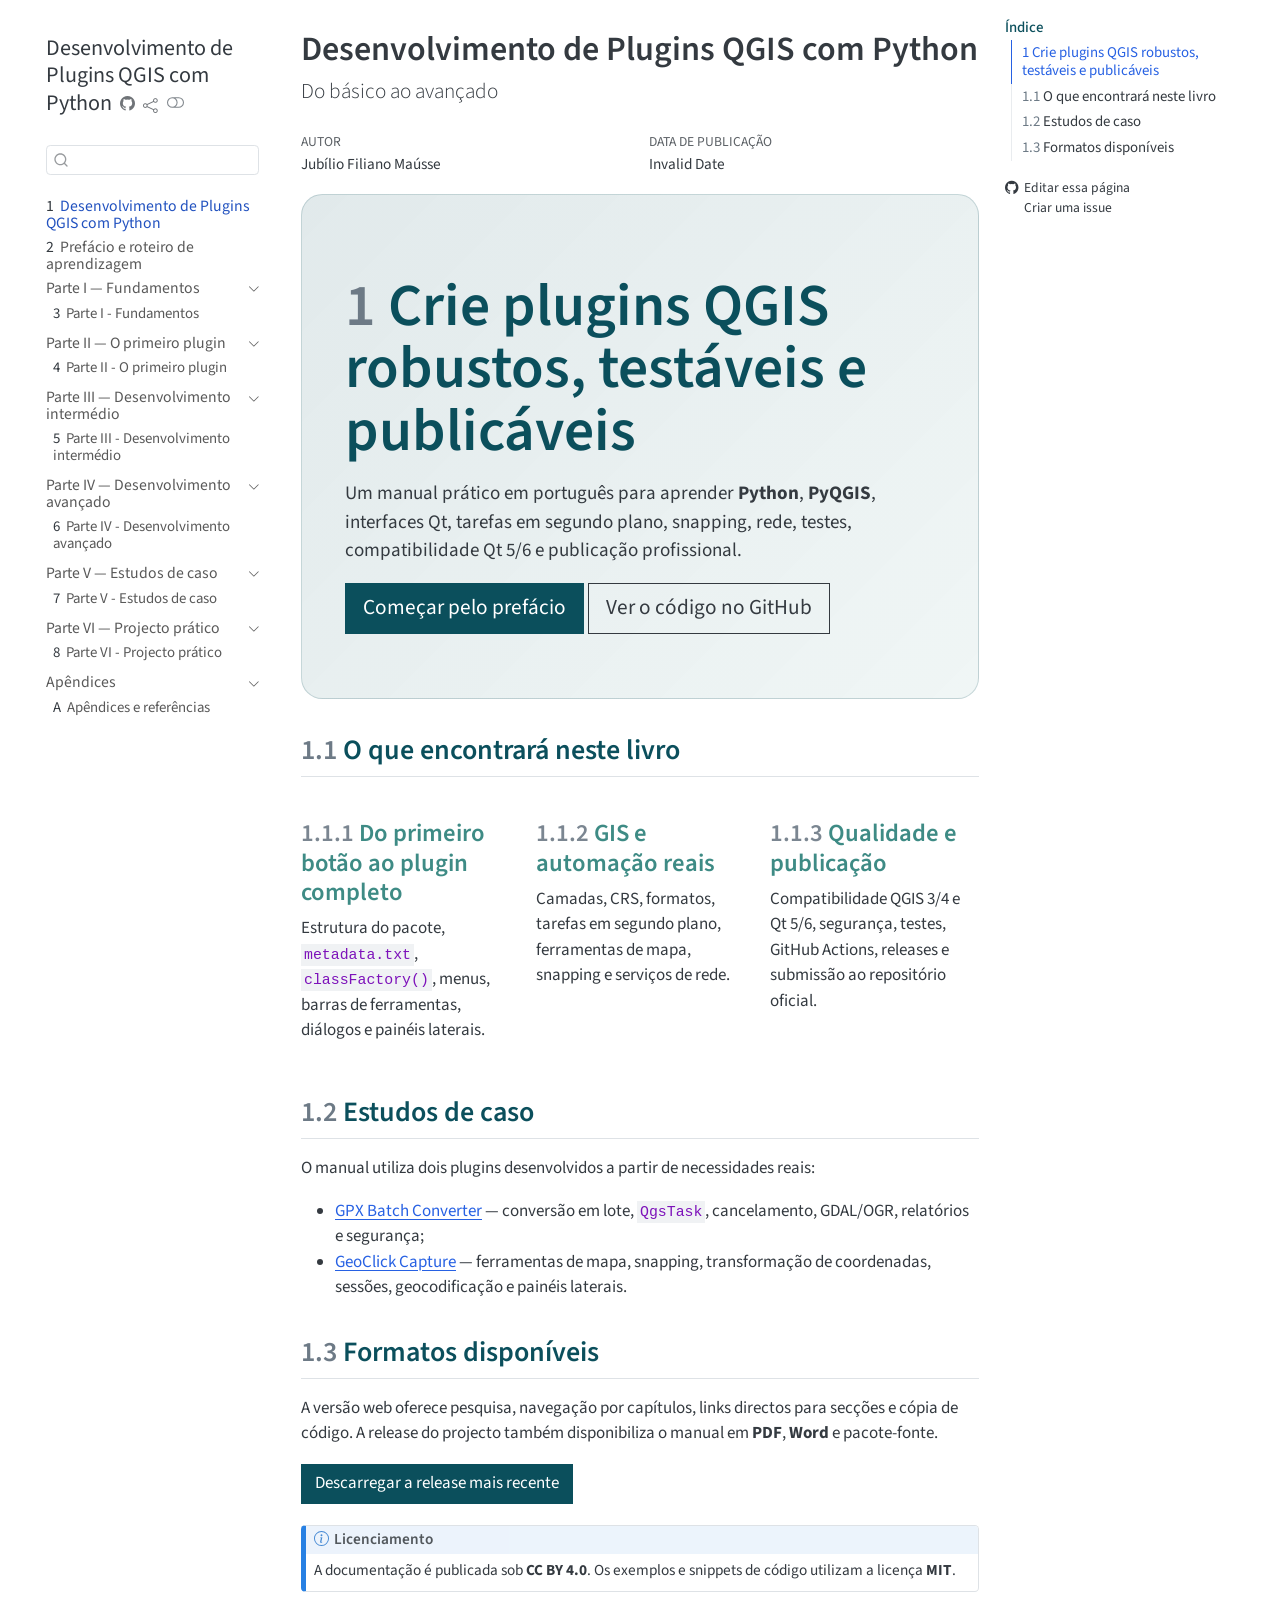
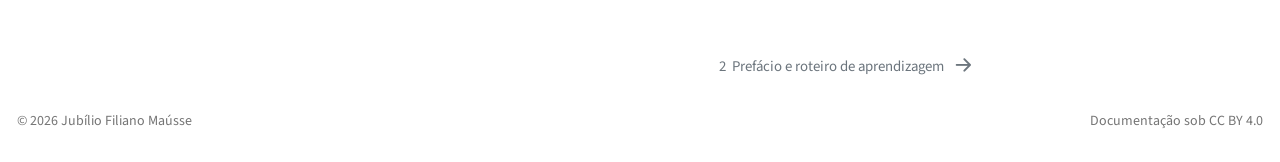
<file: index.html>
<!DOCTYPE html>
<html xmlns="http://www.w3.org/1999/xhtml" lang="pt-PT" xml:lang="pt-PT"><head>

<meta charset="utf-8">
<meta name="generator" content="quarto-1.10.18">

<meta name="viewport" content="width=device-width, initial-scale=1.0, user-scalable=yes">

<meta name="author" content="Jubílio Filiano Maússe">

<title>Desenvolvimento de Plugins QGIS com Python</title>
<style>
/* Default styles provided by pandoc.
** See https://pandoc.org/MANUAL.html#variables-for-html for config info.
*/
span.smallcaps{font-variant: small-caps;}
div.columns{display: flex; gap: 1.5em;}
div.column{flex: auto;}
@media screen {
div.columns{gap: min(4vw, 1.5em);}
div.column{overflow-x: auto;}
}
div.hanging-indent{margin-left: 1.5em; text-indent: -1.5em;}
ul.task-list{list-style: none;}
ul.task-list li input[type="checkbox"] {
  width: 0.8em;
  margin: 0 0.8em 0.2em -1em; /* quarto-specific, see https://github.com/quarto-dev/quarto-cli/issues/4556 */ 
  vertical-align: middle;
}
</style>


<script src="site_libs/quarto-nav/quarto-nav.js"></script>
<script src="site_libs/quarto-nav/headroom.min.js"></script>
<script src="site_libs/clipboard/clipboard.min.js"></script>
<script src="site_libs/quarto-search/autocomplete.umd.js"></script>
<script src="site_libs/quarto-search/fuse.min.js"></script>
<script src="site_libs/quarto-search/quarto-search.js"></script>
<meta name="quarto:offset" content="./">
<link href="./chapters/00-prefacio.html" rel="next">
<script src="site_libs/quarto-html/quarto.js" type="module"></script>
<script src="site_libs/quarto-html/tabsets/tabsets.js" type="module"></script>
<script src="site_libs/quarto-html/popper.min.js"></script>
<script src="site_libs/quarto-html/tippy.umd.min.js"></script>
<script src="site_libs/quarto-html/anchor.min.js"></script>
<link href="site_libs/quarto-html/tippy.css" rel="stylesheet">
<link href="site_libs/quarto-html/quarto-syntax-highlighting-64a204ab8560d761af7679ceaba22944.css" rel="stylesheet" class="quarto-color-scheme" id="quarto-text-highlighting-styles">
<link href="site_libs/quarto-html/quarto-syntax-highlighting-dark-b85bc7c33db8c58e0ec93c3465666fed.css" rel="stylesheet" class="quarto-color-scheme quarto-color-alternate" id="quarto-text-highlighting-styles">
<link href="site_libs/quarto-html/quarto-syntax-highlighting-64a204ab8560d761af7679ceaba22944.css" rel="stylesheet" class="quarto-color-scheme-extra" id="quarto-text-highlighting-styles">
<script src="site_libs/bootstrap/bootstrap.min.js"></script>
<link href="site_libs/bootstrap/bootstrap-icons.css" rel="stylesheet">
<link href="site_libs/bootstrap/bootstrap-683d4e0d048b158eada5e8077d4cc262.min.css" rel="stylesheet" append-hash="true" class="quarto-color-scheme" id="quarto-bootstrap" data-mode="light">
<link href="site_libs/bootstrap/bootstrap-dark-27332f4fd0b2a56405d42df7c190b189.min.css" rel="stylesheet" append-hash="true" class="quarto-color-scheme quarto-color-alternate" id="quarto-bootstrap" data-mode="dark">
<link href="site_libs/bootstrap/bootstrap-683d4e0d048b158eada5e8077d4cc262.min.css" rel="stylesheet" append-hash="true" class="quarto-color-scheme-extra" id="quarto-bootstrap" data-mode="light">
<script id="quarto-search-options" type="application/json">{
  "location": "sidebar",
  "copy-button": false,
  "collapse-after": 3,
  "panel-placement": "start",
  "type": "textbox",
  "limit": 50,
  "keyboard-shortcut": [
    "f",
    "/",
    "s"
  ],
  "show-item-context": false,
  "language": {
    "search-no-results-text": "Nenhum resultado",
    "search-matching-documents-text": "documentos correspondentes",
    "search-copy-link-title": "Copiar link para a busca",
    "search-hide-matches-text": "Esconder correspondências adicionais",
    "search-more-match-text": "mais correspondência neste documento",
    "search-more-matches-text": "mais correspondências neste documento",
    "search-clear-button-title": "Limpar",
    "search-text-placeholder": "",
    "search-detached-cancel-button-title": "Cancelar",
    "search-submit-button-title": "Enviar",
    "search-label": "Procurar"
  }
}</script>


<link rel="stylesheet" href="styles.css">
</head>

<body class="nav-sidebar floating quarto-light"><script id="quarto-html-before-body" type="application/javascript">
    const toggleBodyColorMode = (bsSheetEl) => {
      const mode = bsSheetEl.getAttribute("data-mode");
      const bodyEl = window.document.querySelector("body");
      if (mode === "dark") {
        bodyEl.classList.add("quarto-dark");
        bodyEl.classList.remove("quarto-light");
      } else {
        bodyEl.classList.add("quarto-light");
        bodyEl.classList.remove("quarto-dark");
      }
    }
    const toggleBodyColorPrimary = () => {
      const bsSheetEl = window.document.querySelector("link#quarto-bootstrap:not([rel=disabled-stylesheet])");
      if (bsSheetEl) {
        toggleBodyColorMode(bsSheetEl);
      }
    }
    const setColorSchemeToggle = (alternate) => {
      const toggles = window.document.querySelectorAll('.quarto-color-scheme-toggle');
      for (let i=0; i < toggles.length; i++) {
        const toggle = toggles[i];
        if (toggle) {
          if (alternate) {
            toggle.classList.add("alternate");
          } else {
            toggle.classList.remove("alternate");
          }
        }
      }
    };
    const toggleColorMode = (alternate) => {
      // Switch the stylesheets
      const primaryStylesheets = window.document.querySelectorAll('link.quarto-color-scheme:not(.quarto-color-alternate)');
      const alternateStylesheets = window.document.querySelectorAll('link.quarto-color-scheme.quarto-color-alternate');
      manageTransitions('#quarto-margin-sidebar .nav-link', false);
      if (alternate) {
        // note: dark is layered on light, we don't disable primary!
        enableStylesheet(alternateStylesheets);
        for (const sheetNode of alternateStylesheets) {
          if (sheetNode.id === "quarto-bootstrap") {
            toggleBodyColorMode(sheetNode);
          }
        }
      } else {
        disableStylesheet(alternateStylesheets);
        enableStylesheet(primaryStylesheets)
        toggleBodyColorPrimary();
      }
      manageTransitions('#quarto-margin-sidebar .nav-link', true);
      // Switch the toggles
      setColorSchemeToggle(alternate)
      // Hack to workaround the fact that safari doesn't
      // properly recolor the scrollbar when toggling (#1455)
      if (navigator.userAgent.indexOf('Safari') > 0 && navigator.userAgent.indexOf('Chrome') == -1) {
        manageTransitions("body", false);
        window.scrollTo(0, 1);
        setTimeout(() => {
          window.scrollTo(0, 0);
          manageTransitions("body", true);
        }, 40);
      }
    }
    const disableStylesheet = (stylesheets) => {
      for (let i=0; i < stylesheets.length; i++) {
        const stylesheet = stylesheets[i];
        stylesheet.rel = 'disabled-stylesheet';
      }
    }
    const enableStylesheet = (stylesheets) => {
      for (let i=0; i < stylesheets.length; i++) {
        const stylesheet = stylesheets[i];
        if(stylesheet.rel !== 'stylesheet') { // for Chrome, which will still FOUC without this check
          stylesheet.rel = 'stylesheet';
        }
      }
    }
    const manageTransitions = (selector, allowTransitions) => {
      const els = window.document.querySelectorAll(selector);
      for (let i=0; i < els.length; i++) {
        const el = els[i];
        if (allowTransitions) {
          el.classList.remove('notransition');
        } else {
          el.classList.add('notransition');
        }
      }
    }
    const isFileUrl = () => {
      return window.location.protocol === 'file:';
    }
    const hasAlternateSentinel = () => {
      let styleSentinel = getColorSchemeSentinel();
      if (styleSentinel !== null) {
        return styleSentinel === "alternate";
      } else {
        return false;
      }
    }
    const setStyleSentinel = (alternate) => {
      const value = alternate ? "alternate" : "default";
      if (!isFileUrl()) {
        window.localStorage.setItem("quarto-color-scheme", value);
      } else {
        localAlternateSentinel = value;
      }
    }
    const getColorSchemeSentinel = () => {
      if (!isFileUrl()) {
        const storageValue = window.localStorage.getItem("quarto-color-scheme");
        return storageValue != null ? storageValue : localAlternateSentinel;
      } else {
        return localAlternateSentinel;
      }
    }
    const toggleGiscusIfUsed = (isAlternate, darkModeDefault) => {
      const baseTheme = document.querySelector('#giscus-base-theme')?.value ?? 'light';
      const alternateTheme = document.querySelector('#giscus-alt-theme')?.value ?? 'dark';
      let newTheme = '';
      if(authorPrefersDark) {
        newTheme = isAlternate ? baseTheme : alternateTheme;
      } else {
        newTheme = isAlternate ? alternateTheme : baseTheme;
      }
      const changeGiscusTheme = () => {
        // From: https://github.com/giscus/giscus/issues/336
        const sendMessage = (message) => {
          const iframe = document.querySelector('iframe.giscus-frame');
          if (!iframe) return;
          iframe.contentWindow.postMessage({ giscus: message }, 'https://giscus.app');
        }
        sendMessage({
          setConfig: {
            theme: newTheme
          }
        });
      }
      const isGiscussLoaded = window.document.querySelector('iframe.giscus-frame') !== null;
      if (isGiscussLoaded) {
        changeGiscusTheme();
      }
    };
    const authorPrefersDark = false;
    const darkModeDefault = authorPrefersDark;
      document.querySelector('link#quarto-text-highlighting-styles.quarto-color-scheme-extra').rel = 'disabled-stylesheet';
      document.querySelector('link#quarto-bootstrap.quarto-color-scheme-extra').rel = 'disabled-stylesheet';
    let localAlternateSentinel = darkModeDefault ? 'alternate' : 'default';
    // Dark / light mode switch
    window.quartoToggleColorScheme = () => {
      // Read the current dark / light value
      let toAlternate = !hasAlternateSentinel();
      toggleColorMode(toAlternate);
      setStyleSentinel(toAlternate);
      toggleGiscusIfUsed(toAlternate, darkModeDefault);
      window.dispatchEvent(new Event('resize'));
    };
    // Switch to dark mode if need be
    if (hasAlternateSentinel()) {
      toggleColorMode(true);
    } else {
      toggleColorMode(false);
    }
  </script>

<div id="quarto-search-results"></div>
  <header id="quarto-header" class="headroom fixed-top">
  <nav class="quarto-secondary-nav">
    <div class="container-fluid d-flex">
      <button type="button" class="quarto-btn-toggle btn" data-bs-toggle="collapse" role="button" data-bs-target=".quarto-sidebar-collapse-item" aria-controls="quarto-sidebar" aria-expanded="false" aria-label="Alternar barra lateral" onclick="if (window.quartoToggleHeadroom) { window.quartoToggleHeadroom(); }">
        <i class="bi bi-layout-text-sidebar-reverse"></i>
      </button>
        <nav class="quarto-page-breadcrumbs" aria-label="breadcrumb"><ol class="breadcrumb"><li class="breadcrumb-item"><a href="./index.html"><span class="chapter-number">1</span>&nbsp; <span class="chapter-title">Desenvolvimento de Plugins QGIS com Python</span></a></li></ol></nav>
        <a class="flex-grow-1" role="navigation" data-bs-toggle="collapse" data-bs-target=".quarto-sidebar-collapse-item" aria-controls="quarto-sidebar" aria-expanded="false" aria-label="Alternar barra lateral" onclick="if (window.quartoToggleHeadroom) { window.quartoToggleHeadroom(); }">      
        </a>
      <button type="button" class="btn quarto-search-button" aria-label="Procurar" onclick="window.quartoOpenSearch();">
        <i class="bi bi-search"></i>
      </button>
    </div>
  </nav>
</header>
<!-- content -->
<div id="quarto-content" class="quarto-container page-columns page-rows-contents page-layout-full">
<!-- sidebar -->
  <nav id="quarto-sidebar" class="sidebar collapse collapse-horizontal quarto-sidebar-collapse-item sidebar-navigation floating overflow-auto">
    <div class="pt-lg-2 mt-2 text-left sidebar-header">
    <div class="sidebar-title mb-0 py-0">
      <a href="./">Desenvolvimento de Plugins QGIS com Python</a> 
        <div class="sidebar-tools-main tools-wide">
    <a href="https://github.com/Jubilio/qgis-plugin-development-manual" title="Código fonte" class="quarto-navigation-tool px-1" aria-label="Código fonte"><i class="bi bi-github"></i></a>
    <div class="dropdown">
      <a href="" title="Share" id="quarto-navigation-tool-dropdown-0" class="quarto-navigation-tool dropdown-toggle px-1" data-bs-toggle="dropdown" aria-expanded="false" role="link" aria-label="Share"><i class="bi bi-share"></i></a>
      <ul class="dropdown-menu" aria-labelledby="quarto-navigation-tool-dropdown-0">
          <li>
            <a class="dropdown-item sidebar-tools-main-item" href="https://www.linkedin.com/sharing/share-offsite/?url=|url|">
              <i class="bi bi-linkedin pe-1"></i>
            LinkedIn
            </a>
          </li>
          <li>
            <a class="dropdown-item sidebar-tools-main-item" href="https://twitter.com/intent/tweet?url=|url|">
              <i class="bi bi-twitter pe-1"></i>
            Twitter
            </a>
          </li>
      </ul>
    </div>
  <a href="" class="quarto-color-scheme-toggle quarto-navigation-tool  px-1" onclick="window.quartoToggleColorScheme(); return false;" title="Alternar modo escuro"><i class="bi"></i></a>
</div>
    </div>
      </div>
        <div class="mt-2 flex-shrink-0 align-items-center">
        <div class="sidebar-search">
        <div id="quarto-search" class="" title="Procurar"></div>
        </div>
        </div>
    <div class="sidebar-menu-container"> 
    <ul class="list-unstyled mt-1">
        <li class="sidebar-item">
  <div class="sidebar-item-container"> 
  <a href="./index.html" class="sidebar-item-text sidebar-link active">
 <span class="menu-text"><span class="chapter-number">1</span>&nbsp; <span class="chapter-title">Desenvolvimento de Plugins QGIS com Python</span></span></a>
  </div>
</li>
        <li class="sidebar-item">
  <div class="sidebar-item-container"> 
  <a href="./chapters/00-prefacio.html" class="sidebar-item-text sidebar-link">
 <span class="menu-text"><span class="chapter-number">2</span>&nbsp; <span class="chapter-title">Prefácio e roteiro de aprendizagem</span></span></a>
  </div>
</li>
        <li class="sidebar-item sidebar-item-section">
      <div class="sidebar-item-container"> 
            <a class="sidebar-item-text sidebar-link text-start" data-bs-toggle="collapse" data-bs-target="#quarto-sidebar-section-1" role="navigation" aria-expanded="true">
 <span class="menu-text">Parte I — Fundamentos</span></a>
          <a class="sidebar-item-toggle text-start" data-bs-toggle="collapse" data-bs-target="#quarto-sidebar-section-1" role="navigation" aria-expanded="true" aria-label="Alternar seção">
            <i class="bi bi-chevron-right ms-2"></i>
          </a> 
      </div>
      <ul id="quarto-sidebar-section-1" class="collapse list-unstyled sidebar-section depth1 show">  
          <li class="sidebar-item">
  <div class="sidebar-item-container"> 
  <a href="./chapters/01-fundamentos.html" class="sidebar-item-text sidebar-link">
 <span class="menu-text"><span class="chapter-number">3</span>&nbsp; <span class="chapter-title">Parte I - Fundamentos</span></span></a>
  </div>
</li>
      </ul>
  </li>
        <li class="sidebar-item sidebar-item-section">
      <div class="sidebar-item-container"> 
            <a class="sidebar-item-text sidebar-link text-start" data-bs-toggle="collapse" data-bs-target="#quarto-sidebar-section-2" role="navigation" aria-expanded="true">
 <span class="menu-text">Parte II — O primeiro plugin</span></a>
          <a class="sidebar-item-toggle text-start" data-bs-toggle="collapse" data-bs-target="#quarto-sidebar-section-2" role="navigation" aria-expanded="true" aria-label="Alternar seção">
            <i class="bi bi-chevron-right ms-2"></i>
          </a> 
      </div>
      <ul id="quarto-sidebar-section-2" class="collapse list-unstyled sidebar-section depth1 show">  
          <li class="sidebar-item">
  <div class="sidebar-item-container"> 
  <a href="./chapters/02-primeiro-plugin.html" class="sidebar-item-text sidebar-link">
 <span class="menu-text"><span class="chapter-number">4</span>&nbsp; <span class="chapter-title">Parte II - O primeiro plugin</span></span></a>
  </div>
</li>
      </ul>
  </li>
        <li class="sidebar-item sidebar-item-section">
      <div class="sidebar-item-container"> 
            <a class="sidebar-item-text sidebar-link text-start" data-bs-toggle="collapse" data-bs-target="#quarto-sidebar-section-3" role="navigation" aria-expanded="true">
 <span class="menu-text">Parte III — Desenvolvimento intermédio</span></a>
          <a class="sidebar-item-toggle text-start" data-bs-toggle="collapse" data-bs-target="#quarto-sidebar-section-3" role="navigation" aria-expanded="true" aria-label="Alternar seção">
            <i class="bi bi-chevron-right ms-2"></i>
          </a> 
      </div>
      <ul id="quarto-sidebar-section-3" class="collapse list-unstyled sidebar-section depth1 show">  
          <li class="sidebar-item">
  <div class="sidebar-item-container"> 
  <a href="./chapters/03-desenvolvimento-intermedio.html" class="sidebar-item-text sidebar-link">
 <span class="menu-text"><span class="chapter-number">5</span>&nbsp; <span class="chapter-title">Parte III - Desenvolvimento intermédio</span></span></a>
  </div>
</li>
      </ul>
  </li>
        <li class="sidebar-item sidebar-item-section">
      <div class="sidebar-item-container"> 
            <a class="sidebar-item-text sidebar-link text-start" data-bs-toggle="collapse" data-bs-target="#quarto-sidebar-section-4" role="navigation" aria-expanded="true">
 <span class="menu-text">Parte IV — Desenvolvimento avançado</span></a>
          <a class="sidebar-item-toggle text-start" data-bs-toggle="collapse" data-bs-target="#quarto-sidebar-section-4" role="navigation" aria-expanded="true" aria-label="Alternar seção">
            <i class="bi bi-chevron-right ms-2"></i>
          </a> 
      </div>
      <ul id="quarto-sidebar-section-4" class="collapse list-unstyled sidebar-section depth1 show">  
          <li class="sidebar-item">
  <div class="sidebar-item-container"> 
  <a href="./chapters/04-desenvolvimento-avancado.html" class="sidebar-item-text sidebar-link">
 <span class="menu-text"><span class="chapter-number">6</span>&nbsp; <span class="chapter-title">Parte IV - Desenvolvimento avançado</span></span></a>
  </div>
</li>
      </ul>
  </li>
        <li class="sidebar-item sidebar-item-section">
      <div class="sidebar-item-container"> 
            <a class="sidebar-item-text sidebar-link text-start" data-bs-toggle="collapse" data-bs-target="#quarto-sidebar-section-5" role="navigation" aria-expanded="true">
 <span class="menu-text">Parte V — Estudos de caso</span></a>
          <a class="sidebar-item-toggle text-start" data-bs-toggle="collapse" data-bs-target="#quarto-sidebar-section-5" role="navigation" aria-expanded="true" aria-label="Alternar seção">
            <i class="bi bi-chevron-right ms-2"></i>
          </a> 
      </div>
      <ul id="quarto-sidebar-section-5" class="collapse list-unstyled sidebar-section depth1 show">  
          <li class="sidebar-item">
  <div class="sidebar-item-container"> 
  <a href="./chapters/05-estudos-de-caso.html" class="sidebar-item-text sidebar-link">
 <span class="menu-text"><span class="chapter-number">7</span>&nbsp; <span class="chapter-title">Parte V - Estudos de caso</span></span></a>
  </div>
</li>
      </ul>
  </li>
        <li class="sidebar-item sidebar-item-section">
      <div class="sidebar-item-container"> 
            <a class="sidebar-item-text sidebar-link text-start" data-bs-toggle="collapse" data-bs-target="#quarto-sidebar-section-6" role="navigation" aria-expanded="true">
 <span class="menu-text">Parte VI — Projecto prático</span></a>
          <a class="sidebar-item-toggle text-start" data-bs-toggle="collapse" data-bs-target="#quarto-sidebar-section-6" role="navigation" aria-expanded="true" aria-label="Alternar seção">
            <i class="bi bi-chevron-right ms-2"></i>
          </a> 
      </div>
      <ul id="quarto-sidebar-section-6" class="collapse list-unstyled sidebar-section depth1 show">  
          <li class="sidebar-item">
  <div class="sidebar-item-container"> 
  <a href="./chapters/06-projecto-pratico.html" class="sidebar-item-text sidebar-link">
 <span class="menu-text"><span class="chapter-number">8</span>&nbsp; <span class="chapter-title">Parte VI - Projecto prático</span></span></a>
  </div>
</li>
      </ul>
  </li>
        <li class="sidebar-item sidebar-item-section">
      <div class="sidebar-item-container"> 
            <a class="sidebar-item-text sidebar-link text-start" data-bs-toggle="collapse" data-bs-target="#quarto-sidebar-section-7" role="navigation" aria-expanded="true">
 <span class="menu-text">Apêndices</span></a>
          <a class="sidebar-item-toggle text-start" data-bs-toggle="collapse" data-bs-target="#quarto-sidebar-section-7" role="navigation" aria-expanded="true" aria-label="Alternar seção">
            <i class="bi bi-chevron-right ms-2"></i>
          </a> 
      </div>
      <ul id="quarto-sidebar-section-7" class="collapse list-unstyled sidebar-section depth1 show">  
          <li class="sidebar-item">
  <div class="sidebar-item-container"> 
  <a href="./chapters/07-apendices.html" class="sidebar-item-text sidebar-link">
 <span class="menu-text"><span class="chapter-number">A</span>&nbsp; <span class="chapter-title">Apêndices e referências</span></span></a>
  </div>
</li>
      </ul>
  </li>
    </ul>
    </div>
</nav>
<div id="quarto-sidebar-glass" class="quarto-sidebar-collapse-item" data-bs-toggle="collapse" data-bs-target=".quarto-sidebar-collapse-item"></div>
<!-- margin-sidebar -->
    <div id="quarto-margin-sidebar" class="sidebar margin-sidebar">
        <nav id="TOC" role="doc-toc" class="toc-active">
    <h2 id="toc-title">Índice</h2>
   
  <ul>
  <li><a href="#crie-plugins-qgis-robustos-testáveis-e-publicáveis" id="toc-crie-plugins-qgis-robustos-testáveis-e-publicáveis" class="nav-link active" data-scroll-target="#crie-plugins-qgis-robustos-testáveis-e-publicáveis"><span class="header-section-number">1</span> Crie plugins QGIS robustos, testáveis e publicáveis</a></li>
  <li><a href="#o-que-encontrará-neste-livro" id="toc-o-que-encontrará-neste-livro" class="nav-link" data-scroll-target="#o-que-encontrará-neste-livro"><span class="header-section-number">1.1</span> O que encontrará neste livro</a></li>
  <li><a href="#estudos-de-caso" id="toc-estudos-de-caso" class="nav-link" data-scroll-target="#estudos-de-caso"><span class="header-section-number">1.2</span> Estudos de caso</a></li>
  <li><a href="#formatos-disponíveis" id="toc-formatos-disponíveis" class="nav-link" data-scroll-target="#formatos-disponíveis"><span class="header-section-number">1.3</span> Formatos disponíveis</a></li>
  </ul>
<div class="toc-actions"><ul><li><a href="https://github.com/Jubilio/qgis-plugin-development-manual/edit/main/index.qmd" class="toc-action"><i class="bi bi-github"></i>Editar essa página</a></li><li><a href="https://github.com/Jubilio/qgis-plugin-development-manual/issues/new" class="toc-action"><i class="bi empty"></i>Criar uma issue</a></li></ul></div></nav>
    </div>
<!-- main -->
<main class="content column-body" id="quarto-document-content">


<header id="title-block-header" class="quarto-title-block default">
<div class="quarto-title">
<h1 class="title">Desenvolvimento de Plugins QGIS com Python</h1>
<p class="subtitle lead">Do básico ao avançado</p>
</div>



<div class="quarto-title-meta column-body">

    <div>
    <div class="quarto-title-meta-heading">Autor</div>
    <div class="quarto-title-meta-contents">
             <p>Jubílio Filiano Maússe </p>
          </div>
  </div>
    
    <div>
    <div class="quarto-title-meta-heading">Data de Publicação</div>
    <div class="quarto-title-meta-contents">
      <p class="date">Invalid Date</p>
    </div>
  </div>
  
    
  </div>
  


</header>


<section id="crie-plugins-qgis-robustos-testáveis-e-publicáveis" class="level1 hero" data-number="1">
<h1 data-number="1"><span class="header-section-number">1</span> Crie plugins QGIS robustos, testáveis e publicáveis</h1>
<p>Um manual prático em português para aprender <strong>Python</strong>, <strong>PyQGIS</strong>, interfaces Qt, tarefas em segundo plano, snapping, rede, testes, compatibilidade Qt 5/6 e publicação profissional.</p>
<p><a href="./chapters/00-prefacio.html" class="btn btn-primary btn-lg">Começar pelo prefácio</a> <a href="https://github.com/Jubilio/qgis-plugin-development-manual" class="btn btn-outline-secondary btn-lg">Ver o código no GitHub</a></p>
</section>
<section id="o-que-encontrará-neste-livro" class="level2" data-number="1.1">
<h2 data-number="1.1" class="anchored" data-anchor-id="o-que-encontrará-neste-livro"><span class="header-section-number">1.1</span> O que encontrará neste livro</h2>
<div class="grid">
<section id="do-primeiro-botão-ao-plugin-completo" class="level3 g-col-12 g-col-md-4" data-number="1.1.1">
<h3 data-number="1.1.1" class="anchored" data-anchor-id="do-primeiro-botão-ao-plugin-completo"><span class="header-section-number">1.1.1</span> Do primeiro botão ao plugin completo</h3>
<p>Estrutura do pacote, <code>metadata.txt</code>, <code>classFactory()</code>, menus, barras de ferramentas, diálogos e painéis laterais.</p>
</section>
<section id="gis-e-automação-reais" class="level3 g-col-12 g-col-md-4" data-number="1.1.2">
<h3 data-number="1.1.2" class="anchored" data-anchor-id="gis-e-automação-reais"><span class="header-section-number">1.1.2</span> GIS e automação reais</h3>
<p>Camadas, CRS, formatos, tarefas em segundo plano, ferramentas de mapa, snapping e serviços de rede.</p>
</section>
<section id="qualidade-e-publicação" class="level3 g-col-12 g-col-md-4" data-number="1.1.3">
<h3 data-number="1.1.3" class="anchored" data-anchor-id="qualidade-e-publicação"><span class="header-section-number">1.1.3</span> Qualidade e publicação</h3>
<p>Compatibilidade QGIS 3/4 e Qt 5/6, segurança, testes, GitHub Actions, releases e submissão ao repositório oficial.</p>
</section>
</div>
</section>
<section id="estudos-de-caso" class="level2" data-number="1.2">
<h2 data-number="1.2" class="anchored" data-anchor-id="estudos-de-caso"><span class="header-section-number">1.2</span> Estudos de caso</h2>
<p>O manual utiliza dois plugins desenvolvidos a partir de necessidades reais:</p>
<ul>
<li><strong><a href="https://github.com/Jubilio/gpx-batch-converter">GPX Batch Converter</a></strong> — conversão em lote, <code>QgsTask</code>, cancelamento, GDAL/OGR, relatórios e segurança;</li>
<li><strong><a href="https://github.com/Jubilio/qgis-latlon">GeoClick Capture</a></strong> — ferramentas de mapa, snapping, transformação de coordenadas, sessões, geocodificação e painéis laterais.</li>
</ul>
</section>
<section id="formatos-disponíveis" class="level2" data-number="1.3">
<h2 data-number="1.3" class="anchored" data-anchor-id="formatos-disponíveis"><span class="header-section-number">1.3</span> Formatos disponíveis</h2>
<p>A versão web oferece pesquisa, navegação por capítulos, links directos para secções e cópia de código. A release do projecto também disponibiliza o manual em <strong>PDF</strong>, <strong>Word</strong> e pacote-fonte.</p>
<p><a href="https://github.com/Jubilio/qgis-plugin-development-manual/releases/latest" class="btn btn-primary">Descarregar a release mais recente</a></p>
<div class="callout callout-style-default callout-note callout-titled">
<div class="callout-header d-flex align-content-center">
<div class="callout-icon-container">
<i class="callout-icon"></i>
</div>
<div class="callout-title-container flex-fill">
<span class="screen-reader-only">Nota</span>Licenciamento
</div>
</div>
<div class="callout-body-container callout-body">
<p>A documentação é publicada sob <strong>CC BY 4.0</strong>. Os exemplos e snippets de código utilizam a licença <strong>MIT</strong>.</p>
</div>
</div>


</section>

</main> <!-- /main -->
<script id="quarto-html-after-body" type="application/javascript">
  window.document.addEventListener("DOMContentLoaded", function (event) {
    // Ensure there is a toggle, if there isn't float one in the top right
    if (window.document.querySelector('.quarto-color-scheme-toggle') === null) {
      const a = window.document.createElement('a');
      a.classList.add('top-right');
      a.classList.add('quarto-color-scheme-toggle');
      a.href = "";
      a.onclick = function() { try { window.quartoToggleColorScheme(); } catch {} return false; };
      const i = window.document.createElement("i");
      i.classList.add('bi');
      a.appendChild(i);
      window.document.body.appendChild(a);
    }
    setColorSchemeToggle(hasAlternateSentinel())
    const icon = "";
    const anchorJS = new window.AnchorJS();
    anchorJS.options = {
      placement: 'right',
      icon: icon
    };
    anchorJS.add('.anchored');
    const isCodeAnnotation = (el) => {
      for (const clz of el.classList) {
        if (clz.startsWith('code-annotation-')) {                     
          return true;
        }
      }
      return false;
    }
    const onCopySuccess = function(e) {
      // button target
      const button = e.trigger;
      // don't keep focus
      button.blur();
      // flash "checked"
      button.classList.add('code-copy-button-checked');
      var currentTitle = button.getAttribute("title");
      button.setAttribute("title", "Copiada");
      let tooltip;
      if (window.bootstrap) {
        button.setAttribute("data-bs-toggle", "tooltip");
        button.setAttribute("data-bs-placement", "left");
        button.setAttribute("data-bs-title", "Copiada");
        tooltip = new bootstrap.Tooltip(button, 
          { trigger: "manual", 
            customClass: "code-copy-button-tooltip",
            offset: [0, -8]});
        tooltip.show();    
      }
      setTimeout(function() {
        if (tooltip) {
          tooltip.hide();
          button.removeAttribute("data-bs-title");
          button.removeAttribute("data-bs-toggle");
          button.removeAttribute("data-bs-placement");
        }
        button.setAttribute("title", currentTitle);
        button.classList.remove('code-copy-button-checked');
      }, 1000);
      // clear code selection
      e.clearSelection();
    }
    const getTextToCopy = function(trigger) {
      const outerScaffold = trigger.parentElement.cloneNode(true);
      const codeEl = outerScaffold.querySelector('code');
      for (const childEl of codeEl.children) {
        if (isCodeAnnotation(childEl)) {
          childEl.remove();
        }
      }
      return codeEl.innerText;
    }
    const clipboard = new window.ClipboardJS('.code-copy-button:not([data-in-quarto-modal])', {
      text: getTextToCopy
    });
    clipboard.on('success', onCopySuccess);
    if (window.document.getElementById('quarto-embedded-source-code-modal')) {
      const clipboardModal = new window.ClipboardJS('.code-copy-button[data-in-quarto-modal]', {
        text: getTextToCopy,
        container: window.document.getElementById('quarto-embedded-source-code-modal')
      });
      clipboardModal.on('success', onCopySuccess);
    }
      var localhostRegex = new RegExp(/^(?:http|https):\/\/localhost\:?[0-9]*\//);
      var mailtoRegex = new RegExp(/^mailto:/);
        var filterRegex = new RegExp("https:\/\/jubilio\.github\.io\/qgis-plugin-development-manual\/");
      var isInternal = (href) => {
          return filterRegex.test(href) || localhostRegex.test(href) || mailtoRegex.test(href);
      }
      // Inspect non-navigation links and adorn them if external
     var links = window.document.querySelectorAll('a[href]:not(.nav-link):not(.navbar-brand):not(.toc-action):not(.sidebar-link):not(.sidebar-item-toggle):not(.pagination-link):not(.no-external):not([aria-hidden]):not(.dropdown-item):not(.quarto-navigation-tool):not(.about-link)');
      for (var i=0; i<links.length; i++) {
        const link = links[i];
        if (!isInternal(link.href)) {
          // undo the damage that might have been done by quarto-nav.js in the case of
          // links that we want to consider external
          if (link.dataset.originalHref !== undefined) {
            link.href = link.dataset.originalHref;
          }
            // target, if specified
            link.setAttribute("target", "_blank");
            if (link.getAttribute("rel") === null) {
              link.setAttribute("rel", "noopener");
            }
        }
      }
    function tippyHover(el, contentFn, onTriggerFn, onUntriggerFn) {
      const config = {
        allowHTML: true,
        maxWidth: 500,
        delay: 100,
        arrow: false,
        appendTo: function(el) {
            return el.parentElement;
        },
        interactive: true,
        interactiveBorder: 10,
        theme: 'quarto',
        placement: 'bottom-start',
      };
      if (contentFn) {
        config.content = contentFn;
      }
      if (onTriggerFn) {
        config.onTrigger = onTriggerFn;
      }
      if (onUntriggerFn) {
        config.onUntrigger = onUntriggerFn;
      }
      window.tippy(el, config); 
    }
    const noterefs = window.document.querySelectorAll('a[role="doc-noteref"]');
    for (var i=0; i<noterefs.length; i++) {
      const ref = noterefs[i];
      tippyHover(ref, function() {
        // use id or data attribute instead here
        let href = ref.getAttribute('data-footnote-href') || ref.getAttribute('href');
        try { href = new URL(href).hash; } catch {}
        const id = href.replace(/^#\/?/, "");
        const note = window.document.getElementById(id);
        if (note) {
          return note.innerHTML;
        } else {
          return "";
        }
      });
    }
    const xrefs = window.document.querySelectorAll('a.quarto-xref');
    const processXRef = (id, note) => {
      // Strip column container classes
      const stripColumnClz = (el) => {
        el.classList.remove("page-full", "page-columns");
        if (el.children) {
          for (const child of el.children) {
            stripColumnClz(child);
          }
        }
      }
      stripColumnClz(note)
      if (id === null || id.startsWith('sec-')) {
        // Special case sections, only their first couple elements
        const container = document.createElement("div");
        if (note.children && note.children.length > 2) {
          container.appendChild(note.children[0].cloneNode(true));
          for (let i = 1; i < note.children.length; i++) {
            const child = note.children[i];
            if (child.tagName === "P" && child.innerText === "") {
              continue;
            } else {
              container.appendChild(child.cloneNode(true));
              break;
            }
          }
          if (window.Quarto?.typesetMath) {
            window.Quarto.typesetMath(container);
          }
          return container.innerHTML
        } else {
          if (window.Quarto?.typesetMath) {
            window.Quarto.typesetMath(note);
          }
          return note.innerHTML;
        }
      } else {
        // Remove any anchor links if they are present
        const anchorLink = note.querySelector('a.anchorjs-link');
        if (anchorLink) {
          anchorLink.remove();
        }
        if (window.Quarto?.typesetMath) {
          window.Quarto.typesetMath(note);
        }
        if (note.classList.contains("callout")) {
          return note.outerHTML;
        } else {
          return note.innerHTML;
        }
      }
    }
    for (var i=0; i<xrefs.length; i++) {
      const xref = xrefs[i];
      tippyHover(xref, undefined, function(instance) {
        instance.disable();
        let url = xref.getAttribute('href');
        let hash = undefined; 
        if (url.startsWith('#')) {
          hash = url;
        } else {
          try { hash = new URL(url).hash; } catch {}
        }
        if (hash) {
          const id = hash.replace(/^#\/?/, "");
          const note = window.document.getElementById(id);
          if (note !== null) {
            try {
              const html = processXRef(id, note.cloneNode(true));
              instance.setContent(html);
            } finally {
              instance.enable();
              instance.show();
            }
          } else {
            // See if we can fetch this
            fetch(url.split('#')[0])
            .then(res => res.text())
            .then(html => {
              const parser = new DOMParser();
              const htmlDoc = parser.parseFromString(html, "text/html");
              const note = htmlDoc.getElementById(id);
              if (note !== null) {
                const html = processXRef(id, note);
                instance.setContent(html);
              } 
            }).finally(() => {
              instance.enable();
              instance.show();
            });
          }
        } else {
          // See if we can fetch a full url (with no hash to target)
          // This is a special case and we should probably do some content thinning / targeting
          fetch(url)
          .then(res => res.text())
          .then(html => {
            const parser = new DOMParser();
            const htmlDoc = parser.parseFromString(html, "text/html");
            const note = htmlDoc.querySelector('main.content');
            if (note !== null) {
              // This should only happen for chapter cross references
              // (since there is no id in the URL)
              // remove the first header
              if (note.children.length > 0 && note.children[0].tagName === "HEADER") {
                note.children[0].remove();
              }
              const html = processXRef(null, note);
              instance.setContent(html);
            } 
          }).finally(() => {
            instance.enable();
            instance.show();
          });
        }
      }, function(instance) {
      });
    }
        let selectedAnnoteEl;
        const selectorForAnnotation = ( cell, annotation) => {
          let cellAttr = 'data-code-cell="' + cell + '"';
          let lineAttr = 'data-code-annotation="' +  annotation + '"';
          const selector = 'span[' + cellAttr + '][' + lineAttr + ']';
          return selector;
        }
        const selectCodeLines = (annoteEl) => {
          const doc = window.document;
          const targetCell = annoteEl.getAttribute("data-target-cell");
          const targetAnnotation = annoteEl.getAttribute("data-target-annotation");
          const annoteSpan = window.document.querySelector(selectorForAnnotation(targetCell, targetAnnotation));
          const lines = annoteSpan.getAttribute("data-code-lines").split(",");
          const lineIds = lines.map((line) => {
            return targetCell + "-" + line;
          })
          let top = null;
          let height = null;
          let parent = null;
          if (lineIds.length > 0) {
              //compute the position of the single el (top and bottom and make a div)
              const el = window.document.getElementById(lineIds[0]);
              top = el.offsetTop;
              height = el.offsetHeight;
              parent = el.parentElement.parentElement;
            if (lineIds.length > 1) {
              const lastEl = window.document.getElementById(lineIds[lineIds.length - 1]);
              const bottom = lastEl.offsetTop + lastEl.offsetHeight;
              height = bottom - top;
            }
            if (top !== null && height !== null && parent !== null) {
              // cook up a div (if necessary) and position it 
              let div = window.document.getElementById("code-annotation-line-highlight");
              if (div === null) {
                div = window.document.createElement("div");
                div.setAttribute("id", "code-annotation-line-highlight");
                div.style.position = 'absolute';
                parent.appendChild(div);
              }
              div.style.top = top - 2 + "px";
              div.style.height = height + 4 + "px";
              div.style.left = 0;
              let gutterDiv = window.document.getElementById("code-annotation-line-highlight-gutter");
              if (gutterDiv === null) {
                gutterDiv = window.document.createElement("div");
                gutterDiv.setAttribute("id", "code-annotation-line-highlight-gutter");
                gutterDiv.style.position = 'absolute';
                const codeCell = window.document.getElementById(targetCell);
                const gutter = codeCell.querySelector('.code-annotation-gutter');
                gutter.appendChild(gutterDiv);
              }
              gutterDiv.style.top = top - 2 + "px";
              gutterDiv.style.height = height + 4 + "px";
            }
            selectedAnnoteEl = annoteEl;
          }
        };
        const unselectCodeLines = () => {
          const elementsIds = ["code-annotation-line-highlight", "code-annotation-line-highlight-gutter"];
          elementsIds.forEach((elId) => {
            const div = window.document.getElementById(elId);
            if (div) {
              div.remove();
            }
          });
          selectedAnnoteEl = undefined;
        };
          // Handle positioning of the toggle
      window.addEventListener(
        "resize",
        throttle(() => {
          elRect = undefined;
          if (selectedAnnoteEl) {
            selectCodeLines(selectedAnnoteEl);
          }
        }, 10)
      );
      function throttle(fn, ms) {
      let throttle = false;
      let timer;
        return (...args) => {
          if(!throttle) { // first call gets through
              fn.apply(this, args);
              throttle = true;
          } else { // all the others get throttled
              if(timer) clearTimeout(timer); // cancel #2
              timer = setTimeout(() => {
                fn.apply(this, args);
                timer = throttle = false;
              }, ms);
          }
        };
      }
        // Attach click handler to the DT
        const annoteDls = window.document.querySelectorAll('dt[data-target-cell]');
        for (const annoteDlNode of annoteDls) {
          annoteDlNode.addEventListener('click', (event) => {
            const clickedEl = event.target;
            if (clickedEl !== selectedAnnoteEl) {
              unselectCodeLines();
              const activeEl = window.document.querySelector('dt[data-target-cell].code-annotation-active');
              if (activeEl) {
                activeEl.classList.remove('code-annotation-active');
              }
              selectCodeLines(clickedEl);
              clickedEl.classList.add('code-annotation-active');
            } else {
              // Unselect the line
              unselectCodeLines();
              clickedEl.classList.remove('code-annotation-active');
            }
          });
        }
    const findCites = (el) => {
      const parentEl = el.parentElement;
      if (parentEl) {
        const cites = parentEl.dataset.cites;
        if (cites) {
          return {
            el,
            cites: cites.split(' ')
          };
        } else {
          return findCites(el.parentElement)
        }
      } else {
        return undefined;
      }
    };
    var bibliorefs = window.document.querySelectorAll('a[role="doc-biblioref"]');
    for (var i=0; i<bibliorefs.length; i++) {
      const ref = bibliorefs[i];
      const citeInfo = findCites(ref);
      if (citeInfo) {
        tippyHover(citeInfo.el, function() {
          var popup = window.document.createElement('div');
          citeInfo.cites.forEach(function(cite) {
            var citeDiv = window.document.createElement('div');
            citeDiv.classList.add('hanging-indent');
            citeDiv.classList.add('csl-entry');
            var biblioDiv = window.document.getElementById('ref-' + cite);
            if (biblioDiv) {
              citeDiv.innerHTML = biblioDiv.innerHTML;
            }
            popup.appendChild(citeDiv);
          });
          return popup.innerHTML;
        });
      }
    }
  });
  </script>
<nav class="page-navigation column-body">
  <div class="nav-page nav-page-previous">
  </div>
  <div class="nav-page nav-page-next">
      <a href="./chapters/00-prefacio.html" class="pagination-link" aria-label="Prefácio e roteiro de aprendizagem">
        <span class="nav-page-text"><span class="chapter-number">2</span>&nbsp; <span class="chapter-title">Prefácio e roteiro de aprendizagem</span></span> <i class="bi bi-arrow-right-short"></i>
      </a>
  </div>
</nav>
</div> <!-- /content -->
<footer class="footer">
  <div class="nav-footer">
    <div class="nav-footer-left">
<p>© 2026 Jubílio Filiano Maússe</p>
</div>   
    <div class="nav-footer-center">
      &nbsp;
    <div class="toc-actions d-sm-block d-md-none"><ul><li><a href="https://github.com/Jubilio/qgis-plugin-development-manual/edit/main/index.qmd" class="toc-action"><i class="bi bi-github"></i>Editar essa página</a></li><li><a href="https://github.com/Jubilio/qgis-plugin-development-manual/issues/new" class="toc-action"><i class="bi empty"></i>Criar uma issue</a></li></ul></div></div>
    <div class="nav-footer-right">
<p>Documentação sob CC BY 4.0</p>
</div>
  </div>
</footer>




</body></html>
</file>
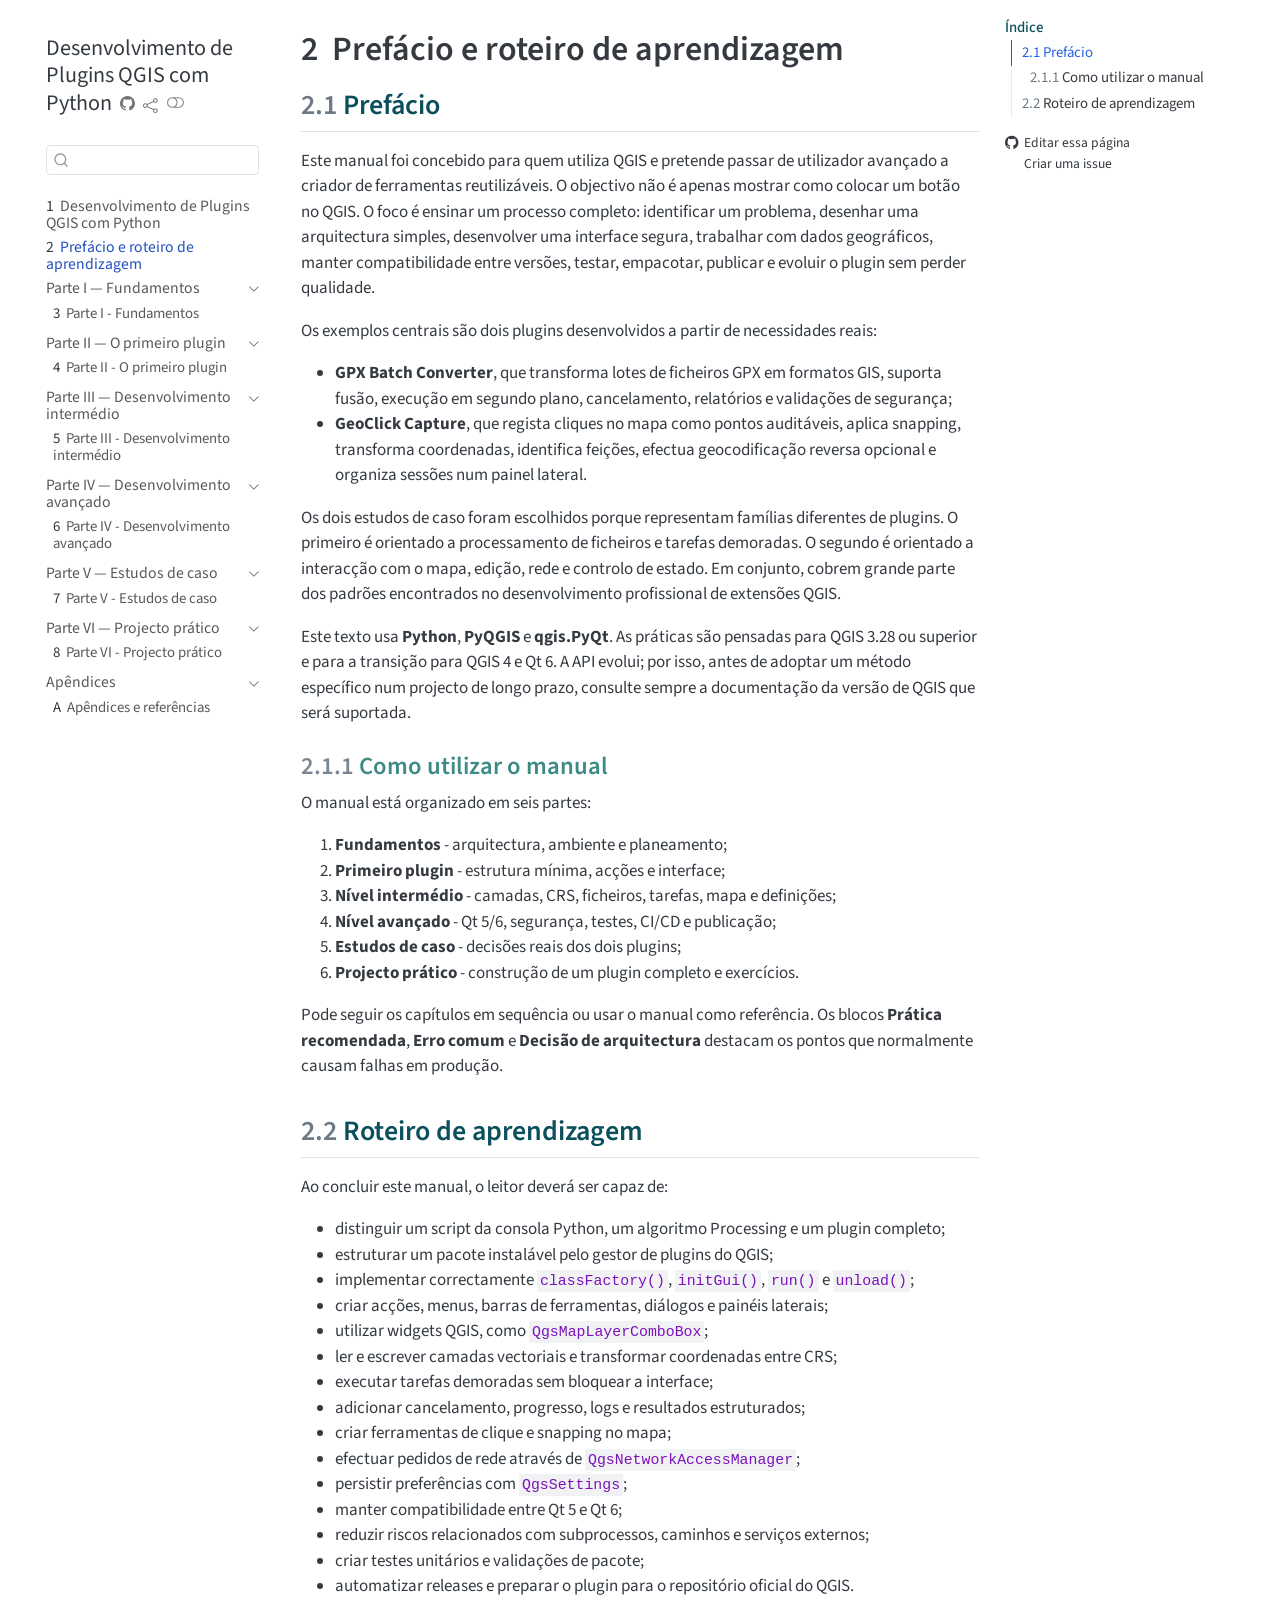
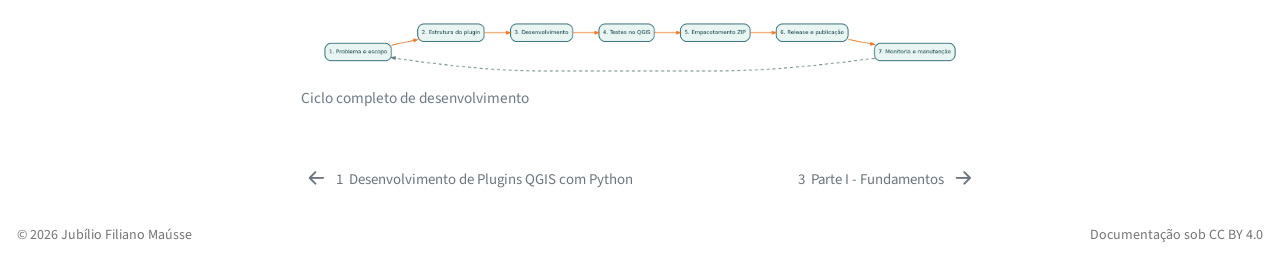
<file: chapters/00-prefacio.html>
<!DOCTYPE html>
<html xmlns="http://www.w3.org/1999/xhtml" lang="pt-PT" xml:lang="pt-PT"><head>

<meta charset="utf-8">
<meta name="generator" content="quarto-1.10.18">

<meta name="viewport" content="width=device-width, initial-scale=1.0, user-scalable=yes">


<title>2&nbsp; Prefácio e roteiro de aprendizagem – Desenvolvimento de Plugins QGIS com Python</title>
<style>
/* Default styles provided by pandoc.
** See https://pandoc.org/MANUAL.html#variables-for-html for config info.
*/
span.smallcaps{font-variant: small-caps;}
div.columns{display: flex; gap: 1.5em;}
div.column{flex: auto;}
@media screen {
div.columns{gap: min(4vw, 1.5em);}
div.column{overflow-x: auto;}
}
div.hanging-indent{margin-left: 1.5em; text-indent: -1.5em;}
ul.task-list{list-style: none;}
ul.task-list li input[type="checkbox"] {
  width: 0.8em;
  margin: 0 0.8em 0.2em -1em; /* quarto-specific, see https://github.com/quarto-dev/quarto-cli/issues/4556 */ 
  vertical-align: middle;
}
</style>


<script src="../site_libs/quarto-nav/quarto-nav.js"></script>
<script src="../site_libs/quarto-nav/headroom.min.js"></script>
<script src="../site_libs/clipboard/clipboard.min.js"></script>
<script src="../site_libs/quarto-search/autocomplete.umd.js"></script>
<script src="../site_libs/quarto-search/fuse.min.js"></script>
<script src="../site_libs/quarto-search/quarto-search.js"></script>
<meta name="quarto:offset" content="../">
<link href="../chapters/01-fundamentos.html" rel="next">
<link href="../index.html" rel="prev">
<script src="../site_libs/quarto-html/quarto.js" type="module"></script>
<script src="../site_libs/quarto-html/tabsets/tabsets.js" type="module"></script>
<script src="../site_libs/quarto-html/popper.min.js"></script>
<script src="../site_libs/quarto-html/tippy.umd.min.js"></script>
<script src="../site_libs/quarto-html/anchor.min.js"></script>
<link href="../site_libs/quarto-html/tippy.css" rel="stylesheet">
<link href="../site_libs/quarto-html/quarto-syntax-highlighting-64a204ab8560d761af7679ceaba22944.css" rel="stylesheet" class="quarto-color-scheme" id="quarto-text-highlighting-styles">
<link href="../site_libs/quarto-html/quarto-syntax-highlighting-dark-b85bc7c33db8c58e0ec93c3465666fed.css" rel="stylesheet" class="quarto-color-scheme quarto-color-alternate" id="quarto-text-highlighting-styles">
<link href="../site_libs/quarto-html/quarto-syntax-highlighting-64a204ab8560d761af7679ceaba22944.css" rel="stylesheet" class="quarto-color-scheme-extra" id="quarto-text-highlighting-styles">
<script src="../site_libs/bootstrap/bootstrap.min.js"></script>
<link href="../site_libs/bootstrap/bootstrap-icons.css" rel="stylesheet">
<link href="../site_libs/bootstrap/bootstrap-683d4e0d048b158eada5e8077d4cc262.min.css" rel="stylesheet" append-hash="true" class="quarto-color-scheme" id="quarto-bootstrap" data-mode="light">
<link href="../site_libs/bootstrap/bootstrap-dark-27332f4fd0b2a56405d42df7c190b189.min.css" rel="stylesheet" append-hash="true" class="quarto-color-scheme quarto-color-alternate" id="quarto-bootstrap" data-mode="dark">
<link href="../site_libs/bootstrap/bootstrap-683d4e0d048b158eada5e8077d4cc262.min.css" rel="stylesheet" append-hash="true" class="quarto-color-scheme-extra" id="quarto-bootstrap" data-mode="light">
<script id="quarto-search-options" type="application/json">{
  "location": "sidebar",
  "copy-button": false,
  "collapse-after": 3,
  "panel-placement": "start",
  "type": "textbox",
  "limit": 50,
  "keyboard-shortcut": [
    "f",
    "/",
    "s"
  ],
  "show-item-context": false,
  "language": {
    "search-no-results-text": "Nenhum resultado",
    "search-matching-documents-text": "documentos correspondentes",
    "search-copy-link-title": "Copiar link para a busca",
    "search-hide-matches-text": "Esconder correspondências adicionais",
    "search-more-match-text": "mais correspondência neste documento",
    "search-more-matches-text": "mais correspondências neste documento",
    "search-clear-button-title": "Limpar",
    "search-text-placeholder": "",
    "search-detached-cancel-button-title": "Cancelar",
    "search-submit-button-title": "Enviar",
    "search-label": "Procurar"
  }
}</script>


<link rel="stylesheet" href="../styles.css">
</head>

<body class="nav-sidebar floating quarto-light"><script id="quarto-html-before-body" type="application/javascript">
    const toggleBodyColorMode = (bsSheetEl) => {
      const mode = bsSheetEl.getAttribute("data-mode");
      const bodyEl = window.document.querySelector("body");
      if (mode === "dark") {
        bodyEl.classList.add("quarto-dark");
        bodyEl.classList.remove("quarto-light");
      } else {
        bodyEl.classList.add("quarto-light");
        bodyEl.classList.remove("quarto-dark");
      }
    }
    const toggleBodyColorPrimary = () => {
      const bsSheetEl = window.document.querySelector("link#quarto-bootstrap:not([rel=disabled-stylesheet])");
      if (bsSheetEl) {
        toggleBodyColorMode(bsSheetEl);
      }
    }
    const setColorSchemeToggle = (alternate) => {
      const toggles = window.document.querySelectorAll('.quarto-color-scheme-toggle');
      for (let i=0; i < toggles.length; i++) {
        const toggle = toggles[i];
        if (toggle) {
          if (alternate) {
            toggle.classList.add("alternate");
          } else {
            toggle.classList.remove("alternate");
          }
        }
      }
    };
    const toggleColorMode = (alternate) => {
      // Switch the stylesheets
      const primaryStylesheets = window.document.querySelectorAll('link.quarto-color-scheme:not(.quarto-color-alternate)');
      const alternateStylesheets = window.document.querySelectorAll('link.quarto-color-scheme.quarto-color-alternate');
      manageTransitions('#quarto-margin-sidebar .nav-link', false);
      if (alternate) {
        // note: dark is layered on light, we don't disable primary!
        enableStylesheet(alternateStylesheets);
        for (const sheetNode of alternateStylesheets) {
          if (sheetNode.id === "quarto-bootstrap") {
            toggleBodyColorMode(sheetNode);
          }
        }
      } else {
        disableStylesheet(alternateStylesheets);
        enableStylesheet(primaryStylesheets)
        toggleBodyColorPrimary();
      }
      manageTransitions('#quarto-margin-sidebar .nav-link', true);
      // Switch the toggles
      setColorSchemeToggle(alternate)
      // Hack to workaround the fact that safari doesn't
      // properly recolor the scrollbar when toggling (#1455)
      if (navigator.userAgent.indexOf('Safari') > 0 && navigator.userAgent.indexOf('Chrome') == -1) {
        manageTransitions("body", false);
        window.scrollTo(0, 1);
        setTimeout(() => {
          window.scrollTo(0, 0);
          manageTransitions("body", true);
        }, 40);
      }
    }
    const disableStylesheet = (stylesheets) => {
      for (let i=0; i < stylesheets.length; i++) {
        const stylesheet = stylesheets[i];
        stylesheet.rel = 'disabled-stylesheet';
      }
    }
    const enableStylesheet = (stylesheets) => {
      for (let i=0; i < stylesheets.length; i++) {
        const stylesheet = stylesheets[i];
        if(stylesheet.rel !== 'stylesheet') { // for Chrome, which will still FOUC without this check
          stylesheet.rel = 'stylesheet';
        }
      }
    }
    const manageTransitions = (selector, allowTransitions) => {
      const els = window.document.querySelectorAll(selector);
      for (let i=0; i < els.length; i++) {
        const el = els[i];
        if (allowTransitions) {
          el.classList.remove('notransition');
        } else {
          el.classList.add('notransition');
        }
      }
    }
    const isFileUrl = () => {
      return window.location.protocol === 'file:';
    }
    const hasAlternateSentinel = () => {
      let styleSentinel = getColorSchemeSentinel();
      if (styleSentinel !== null) {
        return styleSentinel === "alternate";
      } else {
        return false;
      }
    }
    const setStyleSentinel = (alternate) => {
      const value = alternate ? "alternate" : "default";
      if (!isFileUrl()) {
        window.localStorage.setItem("quarto-color-scheme", value);
      } else {
        localAlternateSentinel = value;
      }
    }
    const getColorSchemeSentinel = () => {
      if (!isFileUrl()) {
        const storageValue = window.localStorage.getItem("quarto-color-scheme");
        return storageValue != null ? storageValue : localAlternateSentinel;
      } else {
        return localAlternateSentinel;
      }
    }
    const toggleGiscusIfUsed = (isAlternate, darkModeDefault) => {
      const baseTheme = document.querySelector('#giscus-base-theme')?.value ?? 'light';
      const alternateTheme = document.querySelector('#giscus-alt-theme')?.value ?? 'dark';
      let newTheme = '';
      if(authorPrefersDark) {
        newTheme = isAlternate ? baseTheme : alternateTheme;
      } else {
        newTheme = isAlternate ? alternateTheme : baseTheme;
      }
      const changeGiscusTheme = () => {
        // From: https://github.com/giscus/giscus/issues/336
        const sendMessage = (message) => {
          const iframe = document.querySelector('iframe.giscus-frame');
          if (!iframe) return;
          iframe.contentWindow.postMessage({ giscus: message }, 'https://giscus.app');
        }
        sendMessage({
          setConfig: {
            theme: newTheme
          }
        });
      }
      const isGiscussLoaded = window.document.querySelector('iframe.giscus-frame') !== null;
      if (isGiscussLoaded) {
        changeGiscusTheme();
      }
    };
    const authorPrefersDark = false;
    const darkModeDefault = authorPrefersDark;
      document.querySelector('link#quarto-text-highlighting-styles.quarto-color-scheme-extra').rel = 'disabled-stylesheet';
      document.querySelector('link#quarto-bootstrap.quarto-color-scheme-extra').rel = 'disabled-stylesheet';
    let localAlternateSentinel = darkModeDefault ? 'alternate' : 'default';
    // Dark / light mode switch
    window.quartoToggleColorScheme = () => {
      // Read the current dark / light value
      let toAlternate = !hasAlternateSentinel();
      toggleColorMode(toAlternate);
      setStyleSentinel(toAlternate);
      toggleGiscusIfUsed(toAlternate, darkModeDefault);
      window.dispatchEvent(new Event('resize'));
    };
    // Switch to dark mode if need be
    if (hasAlternateSentinel()) {
      toggleColorMode(true);
    } else {
      toggleColorMode(false);
    }
  </script>

<div id="quarto-search-results"></div>
  <header id="quarto-header" class="headroom fixed-top">
  <nav class="quarto-secondary-nav">
    <div class="container-fluid d-flex">
      <button type="button" class="quarto-btn-toggle btn" data-bs-toggle="collapse" role="button" data-bs-target=".quarto-sidebar-collapse-item" aria-controls="quarto-sidebar" aria-expanded="false" aria-label="Alternar barra lateral" onclick="if (window.quartoToggleHeadroom) { window.quartoToggleHeadroom(); }">
        <i class="bi bi-layout-text-sidebar-reverse"></i>
      </button>
        <nav class="quarto-page-breadcrumbs" aria-label="breadcrumb"><ol class="breadcrumb"><li class="breadcrumb-item"><a href="../chapters/00-prefacio.html"><span class="chapter-number">2</span>&nbsp; <span class="chapter-title">Prefácio e roteiro de aprendizagem</span></a></li></ol></nav>
        <a class="flex-grow-1" role="navigation" data-bs-toggle="collapse" data-bs-target=".quarto-sidebar-collapse-item" aria-controls="quarto-sidebar" aria-expanded="false" aria-label="Alternar barra lateral" onclick="if (window.quartoToggleHeadroom) { window.quartoToggleHeadroom(); }">      
        </a>
      <button type="button" class="btn quarto-search-button" aria-label="Procurar" onclick="window.quartoOpenSearch();">
        <i class="bi bi-search"></i>
      </button>
    </div>
  </nav>
</header>
<!-- content -->
<div id="quarto-content" class="quarto-container page-columns page-rows-contents page-layout-article">
<!-- sidebar -->
  <nav id="quarto-sidebar" class="sidebar collapse collapse-horizontal quarto-sidebar-collapse-item sidebar-navigation floating overflow-auto">
    <div class="pt-lg-2 mt-2 text-left sidebar-header">
    <div class="sidebar-title mb-0 py-0">
      <a href="../">Desenvolvimento de Plugins QGIS com Python</a> 
        <div class="sidebar-tools-main tools-wide">
    <a href="https://github.com/Jubilio/qgis-plugin-development-manual" title="Código fonte" class="quarto-navigation-tool px-1" aria-label="Código fonte"><i class="bi bi-github"></i></a>
    <div class="dropdown">
      <a href="" title="Share" id="quarto-navigation-tool-dropdown-0" class="quarto-navigation-tool dropdown-toggle px-1" data-bs-toggle="dropdown" aria-expanded="false" role="link" aria-label="Share"><i class="bi bi-share"></i></a>
      <ul class="dropdown-menu" aria-labelledby="quarto-navigation-tool-dropdown-0">
          <li>
            <a class="dropdown-item sidebar-tools-main-item" href="https://www.linkedin.com/sharing/share-offsite/?url=|url|">
              <i class="bi bi-linkedin pe-1"></i>
            LinkedIn
            </a>
          </li>
          <li>
            <a class="dropdown-item sidebar-tools-main-item" href="https://twitter.com/intent/tweet?url=|url|">
              <i class="bi bi-twitter pe-1"></i>
            Twitter
            </a>
          </li>
      </ul>
    </div>
  <a href="" class="quarto-color-scheme-toggle quarto-navigation-tool  px-1" onclick="window.quartoToggleColorScheme(); return false;" title="Alternar modo escuro"><i class="bi"></i></a>
</div>
    </div>
      </div>
        <div class="mt-2 flex-shrink-0 align-items-center">
        <div class="sidebar-search">
        <div id="quarto-search" class="" title="Procurar"></div>
        </div>
        </div>
    <div class="sidebar-menu-container"> 
    <ul class="list-unstyled mt-1">
        <li class="sidebar-item">
  <div class="sidebar-item-container"> 
  <a href="../index.html" class="sidebar-item-text sidebar-link">
 <span class="menu-text"><span class="chapter-number">1</span>&nbsp; <span class="chapter-title">Desenvolvimento de Plugins QGIS com Python</span></span></a>
  </div>
</li>
        <li class="sidebar-item">
  <div class="sidebar-item-container"> 
  <a href="../chapters/00-prefacio.html" class="sidebar-item-text sidebar-link active">
 <span class="menu-text"><span class="chapter-number">2</span>&nbsp; <span class="chapter-title">Prefácio e roteiro de aprendizagem</span></span></a>
  </div>
</li>
        <li class="sidebar-item sidebar-item-section">
      <div class="sidebar-item-container"> 
            <a class="sidebar-item-text sidebar-link text-start" data-bs-toggle="collapse" data-bs-target="#quarto-sidebar-section-1" role="navigation" aria-expanded="true">
 <span class="menu-text">Parte I — Fundamentos</span></a>
          <a class="sidebar-item-toggle text-start" data-bs-toggle="collapse" data-bs-target="#quarto-sidebar-section-1" role="navigation" aria-expanded="true" aria-label="Alternar seção">
            <i class="bi bi-chevron-right ms-2"></i>
          </a> 
      </div>
      <ul id="quarto-sidebar-section-1" class="collapse list-unstyled sidebar-section depth1 show">  
          <li class="sidebar-item">
  <div class="sidebar-item-container"> 
  <a href="../chapters/01-fundamentos.html" class="sidebar-item-text sidebar-link">
 <span class="menu-text"><span class="chapter-number">3</span>&nbsp; <span class="chapter-title">Parte I - Fundamentos</span></span></a>
  </div>
</li>
      </ul>
  </li>
        <li class="sidebar-item sidebar-item-section">
      <div class="sidebar-item-container"> 
            <a class="sidebar-item-text sidebar-link text-start" data-bs-toggle="collapse" data-bs-target="#quarto-sidebar-section-2" role="navigation" aria-expanded="true">
 <span class="menu-text">Parte II — O primeiro plugin</span></a>
          <a class="sidebar-item-toggle text-start" data-bs-toggle="collapse" data-bs-target="#quarto-sidebar-section-2" role="navigation" aria-expanded="true" aria-label="Alternar seção">
            <i class="bi bi-chevron-right ms-2"></i>
          </a> 
      </div>
      <ul id="quarto-sidebar-section-2" class="collapse list-unstyled sidebar-section depth1 show">  
          <li class="sidebar-item">
  <div class="sidebar-item-container"> 
  <a href="../chapters/02-primeiro-plugin.html" class="sidebar-item-text sidebar-link">
 <span class="menu-text"><span class="chapter-number">4</span>&nbsp; <span class="chapter-title">Parte II - O primeiro plugin</span></span></a>
  </div>
</li>
      </ul>
  </li>
        <li class="sidebar-item sidebar-item-section">
      <div class="sidebar-item-container"> 
            <a class="sidebar-item-text sidebar-link text-start" data-bs-toggle="collapse" data-bs-target="#quarto-sidebar-section-3" role="navigation" aria-expanded="true">
 <span class="menu-text">Parte III — Desenvolvimento intermédio</span></a>
          <a class="sidebar-item-toggle text-start" data-bs-toggle="collapse" data-bs-target="#quarto-sidebar-section-3" role="navigation" aria-expanded="true" aria-label="Alternar seção">
            <i class="bi bi-chevron-right ms-2"></i>
          </a> 
      </div>
      <ul id="quarto-sidebar-section-3" class="collapse list-unstyled sidebar-section depth1 show">  
          <li class="sidebar-item">
  <div class="sidebar-item-container"> 
  <a href="../chapters/03-desenvolvimento-intermedio.html" class="sidebar-item-text sidebar-link">
 <span class="menu-text"><span class="chapter-number">5</span>&nbsp; <span class="chapter-title">Parte III - Desenvolvimento intermédio</span></span></a>
  </div>
</li>
      </ul>
  </li>
        <li class="sidebar-item sidebar-item-section">
      <div class="sidebar-item-container"> 
            <a class="sidebar-item-text sidebar-link text-start" data-bs-toggle="collapse" data-bs-target="#quarto-sidebar-section-4" role="navigation" aria-expanded="true">
 <span class="menu-text">Parte IV — Desenvolvimento avançado</span></a>
          <a class="sidebar-item-toggle text-start" data-bs-toggle="collapse" data-bs-target="#quarto-sidebar-section-4" role="navigation" aria-expanded="true" aria-label="Alternar seção">
            <i class="bi bi-chevron-right ms-2"></i>
          </a> 
      </div>
      <ul id="quarto-sidebar-section-4" class="collapse list-unstyled sidebar-section depth1 show">  
          <li class="sidebar-item">
  <div class="sidebar-item-container"> 
  <a href="../chapters/04-desenvolvimento-avancado.html" class="sidebar-item-text sidebar-link">
 <span class="menu-text"><span class="chapter-number">6</span>&nbsp; <span class="chapter-title">Parte IV - Desenvolvimento avançado</span></span></a>
  </div>
</li>
      </ul>
  </li>
        <li class="sidebar-item sidebar-item-section">
      <div class="sidebar-item-container"> 
            <a class="sidebar-item-text sidebar-link text-start" data-bs-toggle="collapse" data-bs-target="#quarto-sidebar-section-5" role="navigation" aria-expanded="true">
 <span class="menu-text">Parte V — Estudos de caso</span></a>
          <a class="sidebar-item-toggle text-start" data-bs-toggle="collapse" data-bs-target="#quarto-sidebar-section-5" role="navigation" aria-expanded="true" aria-label="Alternar seção">
            <i class="bi bi-chevron-right ms-2"></i>
          </a> 
      </div>
      <ul id="quarto-sidebar-section-5" class="collapse list-unstyled sidebar-section depth1 show">  
          <li class="sidebar-item">
  <div class="sidebar-item-container"> 
  <a href="../chapters/05-estudos-de-caso.html" class="sidebar-item-text sidebar-link">
 <span class="menu-text"><span class="chapter-number">7</span>&nbsp; <span class="chapter-title">Parte V - Estudos de caso</span></span></a>
  </div>
</li>
      </ul>
  </li>
        <li class="sidebar-item sidebar-item-section">
      <div class="sidebar-item-container"> 
            <a class="sidebar-item-text sidebar-link text-start" data-bs-toggle="collapse" data-bs-target="#quarto-sidebar-section-6" role="navigation" aria-expanded="true">
 <span class="menu-text">Parte VI — Projecto prático</span></a>
          <a class="sidebar-item-toggle text-start" data-bs-toggle="collapse" data-bs-target="#quarto-sidebar-section-6" role="navigation" aria-expanded="true" aria-label="Alternar seção">
            <i class="bi bi-chevron-right ms-2"></i>
          </a> 
      </div>
      <ul id="quarto-sidebar-section-6" class="collapse list-unstyled sidebar-section depth1 show">  
          <li class="sidebar-item">
  <div class="sidebar-item-container"> 
  <a href="../chapters/06-projecto-pratico.html" class="sidebar-item-text sidebar-link">
 <span class="menu-text"><span class="chapter-number">8</span>&nbsp; <span class="chapter-title">Parte VI - Projecto prático</span></span></a>
  </div>
</li>
      </ul>
  </li>
        <li class="sidebar-item sidebar-item-section">
      <div class="sidebar-item-container"> 
            <a class="sidebar-item-text sidebar-link text-start" data-bs-toggle="collapse" data-bs-target="#quarto-sidebar-section-7" role="navigation" aria-expanded="true">
 <span class="menu-text">Apêndices</span></a>
          <a class="sidebar-item-toggle text-start" data-bs-toggle="collapse" data-bs-target="#quarto-sidebar-section-7" role="navigation" aria-expanded="true" aria-label="Alternar seção">
            <i class="bi bi-chevron-right ms-2"></i>
          </a> 
      </div>
      <ul id="quarto-sidebar-section-7" class="collapse list-unstyled sidebar-section depth1 show">  
          <li class="sidebar-item">
  <div class="sidebar-item-container"> 
  <a href="../chapters/07-apendices.html" class="sidebar-item-text sidebar-link">
 <span class="menu-text"><span class="chapter-number">A</span>&nbsp; <span class="chapter-title">Apêndices e referências</span></span></a>
  </div>
</li>
      </ul>
  </li>
    </ul>
    </div>
</nav>
<div id="quarto-sidebar-glass" class="quarto-sidebar-collapse-item" data-bs-toggle="collapse" data-bs-target=".quarto-sidebar-collapse-item"></div>
<!-- margin-sidebar -->
    <div id="quarto-margin-sidebar" class="sidebar margin-sidebar">
        <nav id="TOC" role="doc-toc" class="toc-active">
    <h2 id="toc-title">Índice</h2>
   
  <ul>
  <li><a href="#prefácio" id="toc-prefácio" class="nav-link active" data-scroll-target="#prefácio"><span class="header-section-number">2.1</span> Prefácio</a>
  <ul class="collapse">
  <li><a href="#como-utilizar-o-manual" id="toc-como-utilizar-o-manual" class="nav-link" data-scroll-target="#como-utilizar-o-manual"><span class="header-section-number">2.1.1</span> Como utilizar o manual</a></li>
  </ul></li>
  <li><a href="#roteiro-de-aprendizagem" id="toc-roteiro-de-aprendizagem" class="nav-link" data-scroll-target="#roteiro-de-aprendizagem"><span class="header-section-number">2.2</span> Roteiro de aprendizagem</a></li>
  </ul>
<div class="toc-actions"><ul><li><a href="https://github.com/Jubilio/qgis-plugin-development-manual/edit/main/chapters/00-prefacio.qmd" class="toc-action"><i class="bi bi-github"></i>Editar essa página</a></li><li><a href="https://github.com/Jubilio/qgis-plugin-development-manual/issues/new" class="toc-action"><i class="bi empty"></i>Criar uma issue</a></li></ul></div></nav>
    </div>
<!-- main -->
<main class="content" id="quarto-document-content">


<header id="title-block-header" class="quarto-title-block default">
<div class="quarto-title">
<h1 class="title"><span class="chapter-number">2</span>&nbsp; <span class="chapter-title">Prefácio e roteiro de aprendizagem</span></h1>
</div>



<div class="quarto-title-meta">

    
  
    
  </div>
  


</header>


<section id="prefácio" class="level2" data-number="2.1">
<h2 data-number="2.1" class="anchored" data-anchor-id="prefácio"><span class="header-section-number">2.1</span> Prefácio</h2>
<p>Este manual foi concebido para quem utiliza QGIS e pretende passar de utilizador avançado a criador de ferramentas reutilizáveis. O objectivo não é apenas mostrar como colocar um botão no QGIS. O foco é ensinar um processo completo: identificar um problema, desenhar uma arquitectura simples, desenvolver uma interface segura, trabalhar com dados geográficos, manter compatibilidade entre versões, testar, empacotar, publicar e evoluir o plugin sem perder qualidade.</p>
<p>Os exemplos centrais são dois plugins desenvolvidos a partir de necessidades reais:</p>
<ul>
<li><strong>GPX Batch Converter</strong>, que transforma lotes de ficheiros GPX em formatos GIS, suporta fusão, execução em segundo plano, cancelamento, relatórios e validações de segurança;</li>
<li><strong>GeoClick Capture</strong>, que regista cliques no mapa como pontos auditáveis, aplica snapping, transforma coordenadas, identifica feições, efectua geocodificação reversa opcional e organiza sessões num painel lateral.</li>
</ul>
<p>Os dois estudos de caso foram escolhidos porque representam famílias diferentes de plugins. O primeiro é orientado a processamento de ficheiros e tarefas demoradas. O segundo é orientado a interacção com o mapa, edição, rede e controlo de estado. Em conjunto, cobrem grande parte dos padrões encontrados no desenvolvimento profissional de extensões QGIS.</p>
<p>Este texto usa <strong>Python</strong>, <strong>PyQGIS</strong> e <strong>qgis.PyQt</strong>. As práticas são pensadas para QGIS 3.28 ou superior e para a transição para QGIS 4 e Qt 6. A API evolui; por isso, antes de adoptar um método específico num projecto de longo prazo, consulte sempre a documentação da versão de QGIS que será suportada.</p>
<section id="como-utilizar-o-manual" class="level3" data-number="2.1.1">
<h3 data-number="2.1.1" class="anchored" data-anchor-id="como-utilizar-o-manual"><span class="header-section-number">2.1.1</span> Como utilizar o manual</h3>
<p>O manual está organizado em seis partes:</p>
<ol type="1">
<li><strong>Fundamentos</strong> - arquitectura, ambiente e planeamento;</li>
<li><strong>Primeiro plugin</strong> - estrutura mínima, acções e interface;</li>
<li><strong>Nível intermédio</strong> - camadas, CRS, ficheiros, tarefas, mapa e definições;</li>
<li><strong>Nível avançado</strong> - Qt 5/6, segurança, testes, CI/CD e publicação;</li>
<li><strong>Estudos de caso</strong> - decisões reais dos dois plugins;</li>
<li><strong>Projecto prático</strong> - construção de um plugin completo e exercícios.</li>
</ol>
<p>Pode seguir os capítulos em sequência ou usar o manual como referência. Os blocos <strong>Prática recomendada</strong>, <strong>Erro comum</strong> e <strong>Decisão de arquitectura</strong> destacam os pontos que normalmente causam falhas em produção.</p>
</section>
</section>
<section id="roteiro-de-aprendizagem" class="level2" data-number="2.2">
<h2 data-number="2.2" class="anchored" data-anchor-id="roteiro-de-aprendizagem"><span class="header-section-number">2.2</span> Roteiro de aprendizagem</h2>
<p>Ao concluir este manual, o leitor deverá ser capaz de:</p>
<ul>
<li>distinguir um script da consola Python, um algoritmo Processing e um plugin completo;</li>
<li>estruturar um pacote instalável pelo gestor de plugins do QGIS;</li>
<li>implementar correctamente <code>classFactory()</code>, <code>initGui()</code>, <code>run()</code> e <code>unload()</code>;</li>
<li>criar acções, menus, barras de ferramentas, diálogos e painéis laterais;</li>
<li>utilizar widgets QGIS, como <code>QgsMapLayerComboBox</code>;</li>
<li>ler e escrever camadas vectoriais e transformar coordenadas entre CRS;</li>
<li>executar tarefas demoradas sem bloquear a interface;</li>
<li>adicionar cancelamento, progresso, logs e resultados estruturados;</li>
<li>criar ferramentas de clique e snapping no mapa;</li>
<li>efectuar pedidos de rede através de <code>QgsNetworkAccessManager</code>;</li>
<li>persistir preferências com <code>QgsSettings</code>;</li>
<li>manter compatibilidade entre Qt 5 e Qt 6;</li>
<li>reduzir riscos relacionados com subprocessos, caminhos e serviços externos;</li>
<li>criar testes unitários e validações de pacote;</li>
<li>automatizar releases e preparar o plugin para o repositório oficial do QGIS.</li>
</ul>
<div class="quarto-figure quarto-figure-center">
<figure class="figure">
<p><img src="../assets/diagrams/plugin_lifecycle.png" class="img-fluid figure-img" style="width:95.0%"></p>
<figcaption>Ciclo completo de desenvolvimento</figcaption>
</figure>
</div>


</section>

</main> <!-- /main -->
<script id="quarto-html-after-body" type="application/javascript">
  window.document.addEventListener("DOMContentLoaded", function (event) {
    // Ensure there is a toggle, if there isn't float one in the top right
    if (window.document.querySelector('.quarto-color-scheme-toggle') === null) {
      const a = window.document.createElement('a');
      a.classList.add('top-right');
      a.classList.add('quarto-color-scheme-toggle');
      a.href = "";
      a.onclick = function() { try { window.quartoToggleColorScheme(); } catch {} return false; };
      const i = window.document.createElement("i");
      i.classList.add('bi');
      a.appendChild(i);
      window.document.body.appendChild(a);
    }
    setColorSchemeToggle(hasAlternateSentinel())
    const icon = "";
    const anchorJS = new window.AnchorJS();
    anchorJS.options = {
      placement: 'right',
      icon: icon
    };
    anchorJS.add('.anchored');
    const isCodeAnnotation = (el) => {
      for (const clz of el.classList) {
        if (clz.startsWith('code-annotation-')) {                     
          return true;
        }
      }
      return false;
    }
    const onCopySuccess = function(e) {
      // button target
      const button = e.trigger;
      // don't keep focus
      button.blur();
      // flash "checked"
      button.classList.add('code-copy-button-checked');
      var currentTitle = button.getAttribute("title");
      button.setAttribute("title", "Copiada");
      let tooltip;
      if (window.bootstrap) {
        button.setAttribute("data-bs-toggle", "tooltip");
        button.setAttribute("data-bs-placement", "left");
        button.setAttribute("data-bs-title", "Copiada");
        tooltip = new bootstrap.Tooltip(button, 
          { trigger: "manual", 
            customClass: "code-copy-button-tooltip",
            offset: [0, -8]});
        tooltip.show();    
      }
      setTimeout(function() {
        if (tooltip) {
          tooltip.hide();
          button.removeAttribute("data-bs-title");
          button.removeAttribute("data-bs-toggle");
          button.removeAttribute("data-bs-placement");
        }
        button.setAttribute("title", currentTitle);
        button.classList.remove('code-copy-button-checked');
      }, 1000);
      // clear code selection
      e.clearSelection();
    }
    const getTextToCopy = function(trigger) {
      const outerScaffold = trigger.parentElement.cloneNode(true);
      const codeEl = outerScaffold.querySelector('code');
      for (const childEl of codeEl.children) {
        if (isCodeAnnotation(childEl)) {
          childEl.remove();
        }
      }
      return codeEl.innerText;
    }
    const clipboard = new window.ClipboardJS('.code-copy-button:not([data-in-quarto-modal])', {
      text: getTextToCopy
    });
    clipboard.on('success', onCopySuccess);
    if (window.document.getElementById('quarto-embedded-source-code-modal')) {
      const clipboardModal = new window.ClipboardJS('.code-copy-button[data-in-quarto-modal]', {
        text: getTextToCopy,
        container: window.document.getElementById('quarto-embedded-source-code-modal')
      });
      clipboardModal.on('success', onCopySuccess);
    }
      var localhostRegex = new RegExp(/^(?:http|https):\/\/localhost\:?[0-9]*\//);
      var mailtoRegex = new RegExp(/^mailto:/);
        var filterRegex = new RegExp("https:\/\/jubilio\.github\.io\/qgis-plugin-development-manual\/");
      var isInternal = (href) => {
          return filterRegex.test(href) || localhostRegex.test(href) || mailtoRegex.test(href);
      }
      // Inspect non-navigation links and adorn them if external
     var links = window.document.querySelectorAll('a[href]:not(.nav-link):not(.navbar-brand):not(.toc-action):not(.sidebar-link):not(.sidebar-item-toggle):not(.pagination-link):not(.no-external):not([aria-hidden]):not(.dropdown-item):not(.quarto-navigation-tool):not(.about-link)');
      for (var i=0; i<links.length; i++) {
        const link = links[i];
        if (!isInternal(link.href)) {
          // undo the damage that might have been done by quarto-nav.js in the case of
          // links that we want to consider external
          if (link.dataset.originalHref !== undefined) {
            link.href = link.dataset.originalHref;
          }
            // target, if specified
            link.setAttribute("target", "_blank");
            if (link.getAttribute("rel") === null) {
              link.setAttribute("rel", "noopener");
            }
        }
      }
    function tippyHover(el, contentFn, onTriggerFn, onUntriggerFn) {
      const config = {
        allowHTML: true,
        maxWidth: 500,
        delay: 100,
        arrow: false,
        appendTo: function(el) {
            return el.parentElement;
        },
        interactive: true,
        interactiveBorder: 10,
        theme: 'quarto',
        placement: 'bottom-start',
      };
      if (contentFn) {
        config.content = contentFn;
      }
      if (onTriggerFn) {
        config.onTrigger = onTriggerFn;
      }
      if (onUntriggerFn) {
        config.onUntrigger = onUntriggerFn;
      }
      window.tippy(el, config); 
    }
    const noterefs = window.document.querySelectorAll('a[role="doc-noteref"]');
    for (var i=0; i<noterefs.length; i++) {
      const ref = noterefs[i];
      tippyHover(ref, function() {
        // use id or data attribute instead here
        let href = ref.getAttribute('data-footnote-href') || ref.getAttribute('href');
        try { href = new URL(href).hash; } catch {}
        const id = href.replace(/^#\/?/, "");
        const note = window.document.getElementById(id);
        if (note) {
          return note.innerHTML;
        } else {
          return "";
        }
      });
    }
    const xrefs = window.document.querySelectorAll('a.quarto-xref');
    const processXRef = (id, note) => {
      // Strip column container classes
      const stripColumnClz = (el) => {
        el.classList.remove("page-full", "page-columns");
        if (el.children) {
          for (const child of el.children) {
            stripColumnClz(child);
          }
        }
      }
      stripColumnClz(note)
      if (id === null || id.startsWith('sec-')) {
        // Special case sections, only their first couple elements
        const container = document.createElement("div");
        if (note.children && note.children.length > 2) {
          container.appendChild(note.children[0].cloneNode(true));
          for (let i = 1; i < note.children.length; i++) {
            const child = note.children[i];
            if (child.tagName === "P" && child.innerText === "") {
              continue;
            } else {
              container.appendChild(child.cloneNode(true));
              break;
            }
          }
          if (window.Quarto?.typesetMath) {
            window.Quarto.typesetMath(container);
          }
          return container.innerHTML
        } else {
          if (window.Quarto?.typesetMath) {
            window.Quarto.typesetMath(note);
          }
          return note.innerHTML;
        }
      } else {
        // Remove any anchor links if they are present
        const anchorLink = note.querySelector('a.anchorjs-link');
        if (anchorLink) {
          anchorLink.remove();
        }
        if (window.Quarto?.typesetMath) {
          window.Quarto.typesetMath(note);
        }
        if (note.classList.contains("callout")) {
          return note.outerHTML;
        } else {
          return note.innerHTML;
        }
      }
    }
    for (var i=0; i<xrefs.length; i++) {
      const xref = xrefs[i];
      tippyHover(xref, undefined, function(instance) {
        instance.disable();
        let url = xref.getAttribute('href');
        let hash = undefined; 
        if (url.startsWith('#')) {
          hash = url;
        } else {
          try { hash = new URL(url).hash; } catch {}
        }
        if (hash) {
          const id = hash.replace(/^#\/?/, "");
          const note = window.document.getElementById(id);
          if (note !== null) {
            try {
              const html = processXRef(id, note.cloneNode(true));
              instance.setContent(html);
            } finally {
              instance.enable();
              instance.show();
            }
          } else {
            // See if we can fetch this
            fetch(url.split('#')[0])
            .then(res => res.text())
            .then(html => {
              const parser = new DOMParser();
              const htmlDoc = parser.parseFromString(html, "text/html");
              const note = htmlDoc.getElementById(id);
              if (note !== null) {
                const html = processXRef(id, note);
                instance.setContent(html);
              } 
            }).finally(() => {
              instance.enable();
              instance.show();
            });
          }
        } else {
          // See if we can fetch a full url (with no hash to target)
          // This is a special case and we should probably do some content thinning / targeting
          fetch(url)
          .then(res => res.text())
          .then(html => {
            const parser = new DOMParser();
            const htmlDoc = parser.parseFromString(html, "text/html");
            const note = htmlDoc.querySelector('main.content');
            if (note !== null) {
              // This should only happen for chapter cross references
              // (since there is no id in the URL)
              // remove the first header
              if (note.children.length > 0 && note.children[0].tagName === "HEADER") {
                note.children[0].remove();
              }
              const html = processXRef(null, note);
              instance.setContent(html);
            } 
          }).finally(() => {
            instance.enable();
            instance.show();
          });
        }
      }, function(instance) {
      });
    }
        let selectedAnnoteEl;
        const selectorForAnnotation = ( cell, annotation) => {
          let cellAttr = 'data-code-cell="' + cell + '"';
          let lineAttr = 'data-code-annotation="' +  annotation + '"';
          const selector = 'span[' + cellAttr + '][' + lineAttr + ']';
          return selector;
        }
        const selectCodeLines = (annoteEl) => {
          const doc = window.document;
          const targetCell = annoteEl.getAttribute("data-target-cell");
          const targetAnnotation = annoteEl.getAttribute("data-target-annotation");
          const annoteSpan = window.document.querySelector(selectorForAnnotation(targetCell, targetAnnotation));
          const lines = annoteSpan.getAttribute("data-code-lines").split(",");
          const lineIds = lines.map((line) => {
            return targetCell + "-" + line;
          })
          let top = null;
          let height = null;
          let parent = null;
          if (lineIds.length > 0) {
              //compute the position of the single el (top and bottom and make a div)
              const el = window.document.getElementById(lineIds[0]);
              top = el.offsetTop;
              height = el.offsetHeight;
              parent = el.parentElement.parentElement;
            if (lineIds.length > 1) {
              const lastEl = window.document.getElementById(lineIds[lineIds.length - 1]);
              const bottom = lastEl.offsetTop + lastEl.offsetHeight;
              height = bottom - top;
            }
            if (top !== null && height !== null && parent !== null) {
              // cook up a div (if necessary) and position it 
              let div = window.document.getElementById("code-annotation-line-highlight");
              if (div === null) {
                div = window.document.createElement("div");
                div.setAttribute("id", "code-annotation-line-highlight");
                div.style.position = 'absolute';
                parent.appendChild(div);
              }
              div.style.top = top - 2 + "px";
              div.style.height = height + 4 + "px";
              div.style.left = 0;
              let gutterDiv = window.document.getElementById("code-annotation-line-highlight-gutter");
              if (gutterDiv === null) {
                gutterDiv = window.document.createElement("div");
                gutterDiv.setAttribute("id", "code-annotation-line-highlight-gutter");
                gutterDiv.style.position = 'absolute';
                const codeCell = window.document.getElementById(targetCell);
                const gutter = codeCell.querySelector('.code-annotation-gutter');
                gutter.appendChild(gutterDiv);
              }
              gutterDiv.style.top = top - 2 + "px";
              gutterDiv.style.height = height + 4 + "px";
            }
            selectedAnnoteEl = annoteEl;
          }
        };
        const unselectCodeLines = () => {
          const elementsIds = ["code-annotation-line-highlight", "code-annotation-line-highlight-gutter"];
          elementsIds.forEach((elId) => {
            const div = window.document.getElementById(elId);
            if (div) {
              div.remove();
            }
          });
          selectedAnnoteEl = undefined;
        };
          // Handle positioning of the toggle
      window.addEventListener(
        "resize",
        throttle(() => {
          elRect = undefined;
          if (selectedAnnoteEl) {
            selectCodeLines(selectedAnnoteEl);
          }
        }, 10)
      );
      function throttle(fn, ms) {
      let throttle = false;
      let timer;
        return (...args) => {
          if(!throttle) { // first call gets through
              fn.apply(this, args);
              throttle = true;
          } else { // all the others get throttled
              if(timer) clearTimeout(timer); // cancel #2
              timer = setTimeout(() => {
                fn.apply(this, args);
                timer = throttle = false;
              }, ms);
          }
        };
      }
        // Attach click handler to the DT
        const annoteDls = window.document.querySelectorAll('dt[data-target-cell]');
        for (const annoteDlNode of annoteDls) {
          annoteDlNode.addEventListener('click', (event) => {
            const clickedEl = event.target;
            if (clickedEl !== selectedAnnoteEl) {
              unselectCodeLines();
              const activeEl = window.document.querySelector('dt[data-target-cell].code-annotation-active');
              if (activeEl) {
                activeEl.classList.remove('code-annotation-active');
              }
              selectCodeLines(clickedEl);
              clickedEl.classList.add('code-annotation-active');
            } else {
              // Unselect the line
              unselectCodeLines();
              clickedEl.classList.remove('code-annotation-active');
            }
          });
        }
    const findCites = (el) => {
      const parentEl = el.parentElement;
      if (parentEl) {
        const cites = parentEl.dataset.cites;
        if (cites) {
          return {
            el,
            cites: cites.split(' ')
          };
        } else {
          return findCites(el.parentElement)
        }
      } else {
        return undefined;
      }
    };
    var bibliorefs = window.document.querySelectorAll('a[role="doc-biblioref"]');
    for (var i=0; i<bibliorefs.length; i++) {
      const ref = bibliorefs[i];
      const citeInfo = findCites(ref);
      if (citeInfo) {
        tippyHover(citeInfo.el, function() {
          var popup = window.document.createElement('div');
          citeInfo.cites.forEach(function(cite) {
            var citeDiv = window.document.createElement('div');
            citeDiv.classList.add('hanging-indent');
            citeDiv.classList.add('csl-entry');
            var biblioDiv = window.document.getElementById('ref-' + cite);
            if (biblioDiv) {
              citeDiv.innerHTML = biblioDiv.innerHTML;
            }
            popup.appendChild(citeDiv);
          });
          return popup.innerHTML;
        });
      }
    }
  });
  </script>
<nav class="page-navigation">
  <div class="nav-page nav-page-previous">
      <a href="../index.html" class="pagination-link" aria-label="Desenvolvimento de Plugins QGIS com Python">
        <i class="bi bi-arrow-left-short"></i> <span class="nav-page-text"><span class="chapter-number">1</span>&nbsp; <span class="chapter-title">Desenvolvimento de Plugins QGIS com Python</span></span>
      </a>          
  </div>
  <div class="nav-page nav-page-next">
      <a href="../chapters/01-fundamentos.html" class="pagination-link" aria-label="Parte I - Fundamentos">
        <span class="nav-page-text"><span class="chapter-number">3</span>&nbsp; <span class="chapter-title">Parte I - Fundamentos</span></span> <i class="bi bi-arrow-right-short"></i>
      </a>
  </div>
</nav>
</div> <!-- /content -->
<footer class="footer">
  <div class="nav-footer">
    <div class="nav-footer-left">
<p>© 2026 Jubílio Filiano Maússe</p>
</div>   
    <div class="nav-footer-center">
      &nbsp;
    <div class="toc-actions d-sm-block d-md-none"><ul><li><a href="https://github.com/Jubilio/qgis-plugin-development-manual/edit/main/chapters/00-prefacio.qmd" class="toc-action"><i class="bi bi-github"></i>Editar essa página</a></li><li><a href="https://github.com/Jubilio/qgis-plugin-development-manual/issues/new" class="toc-action"><i class="bi empty"></i>Criar uma issue</a></li></ul></div></div>
    <div class="nav-footer-right">
<p>Documentação sob CC BY 4.0</p>
</div>
  </div>
</footer>




</body></html>
</file>
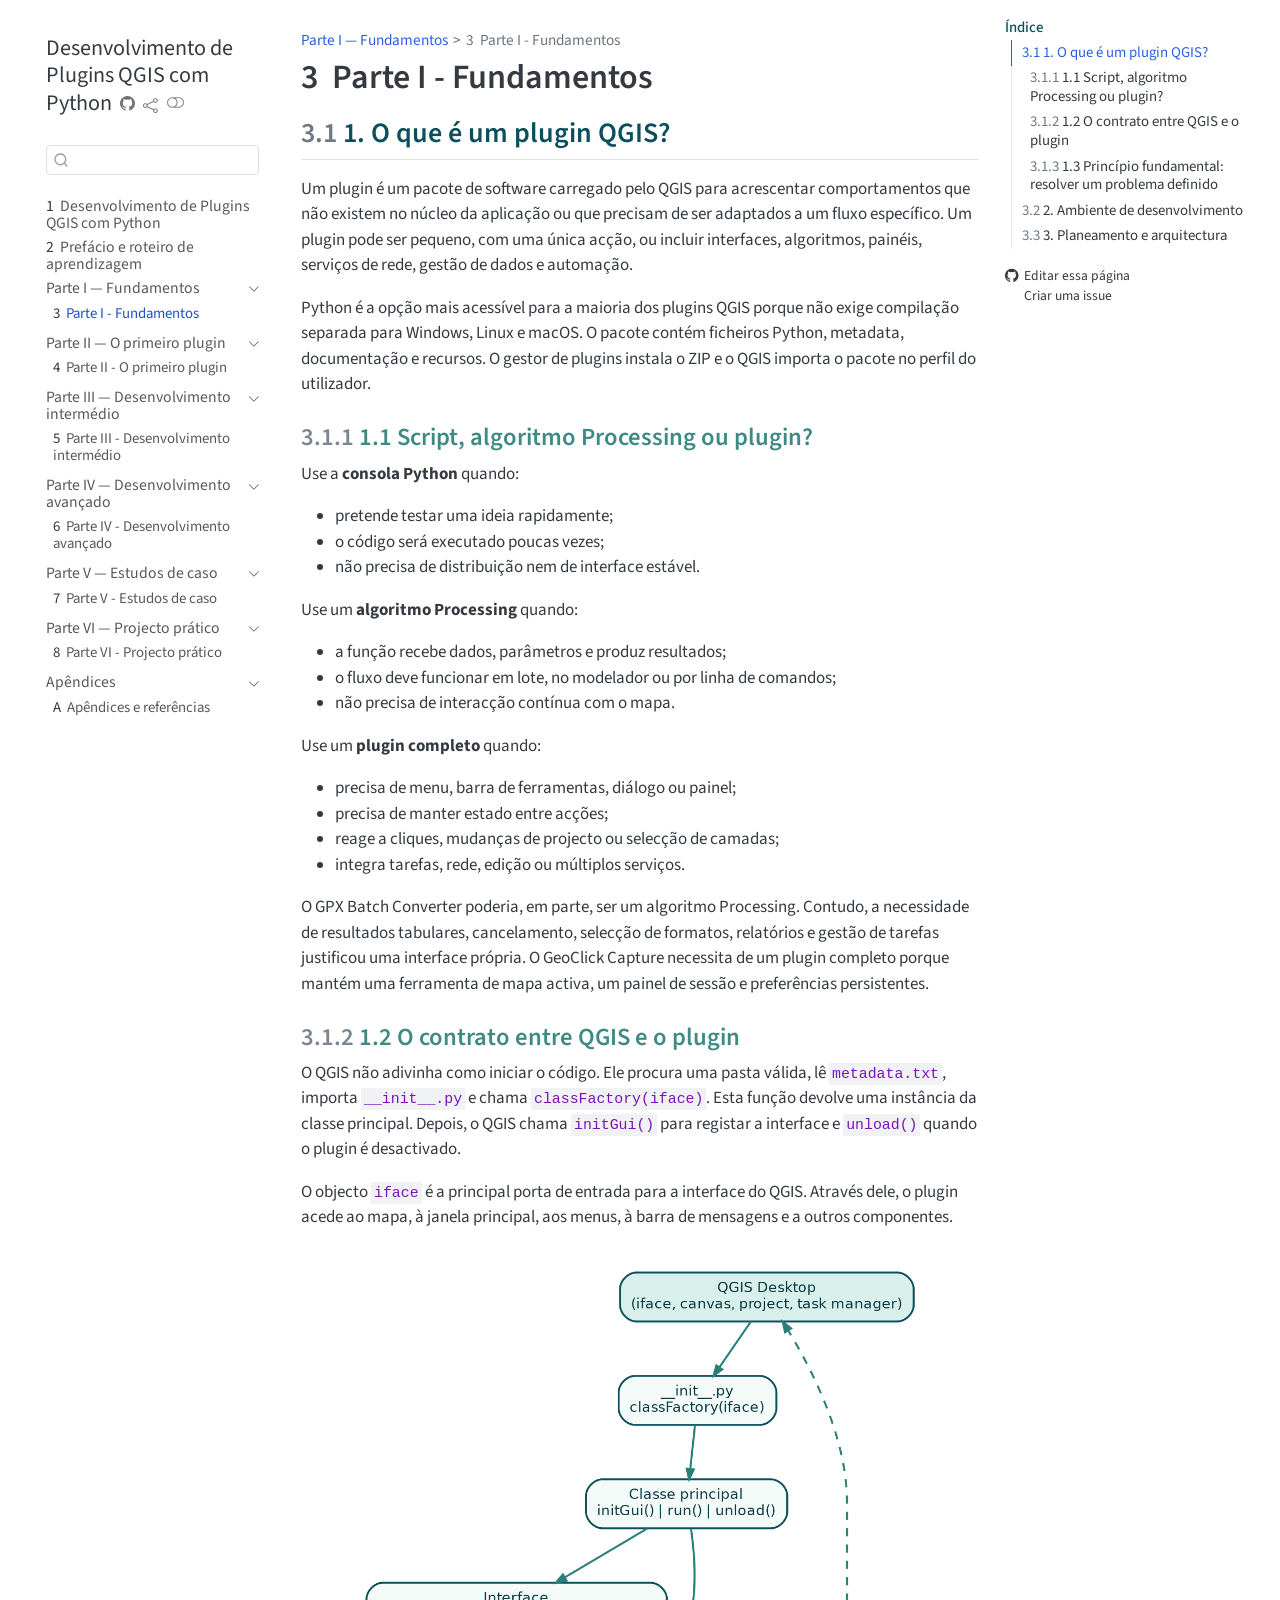
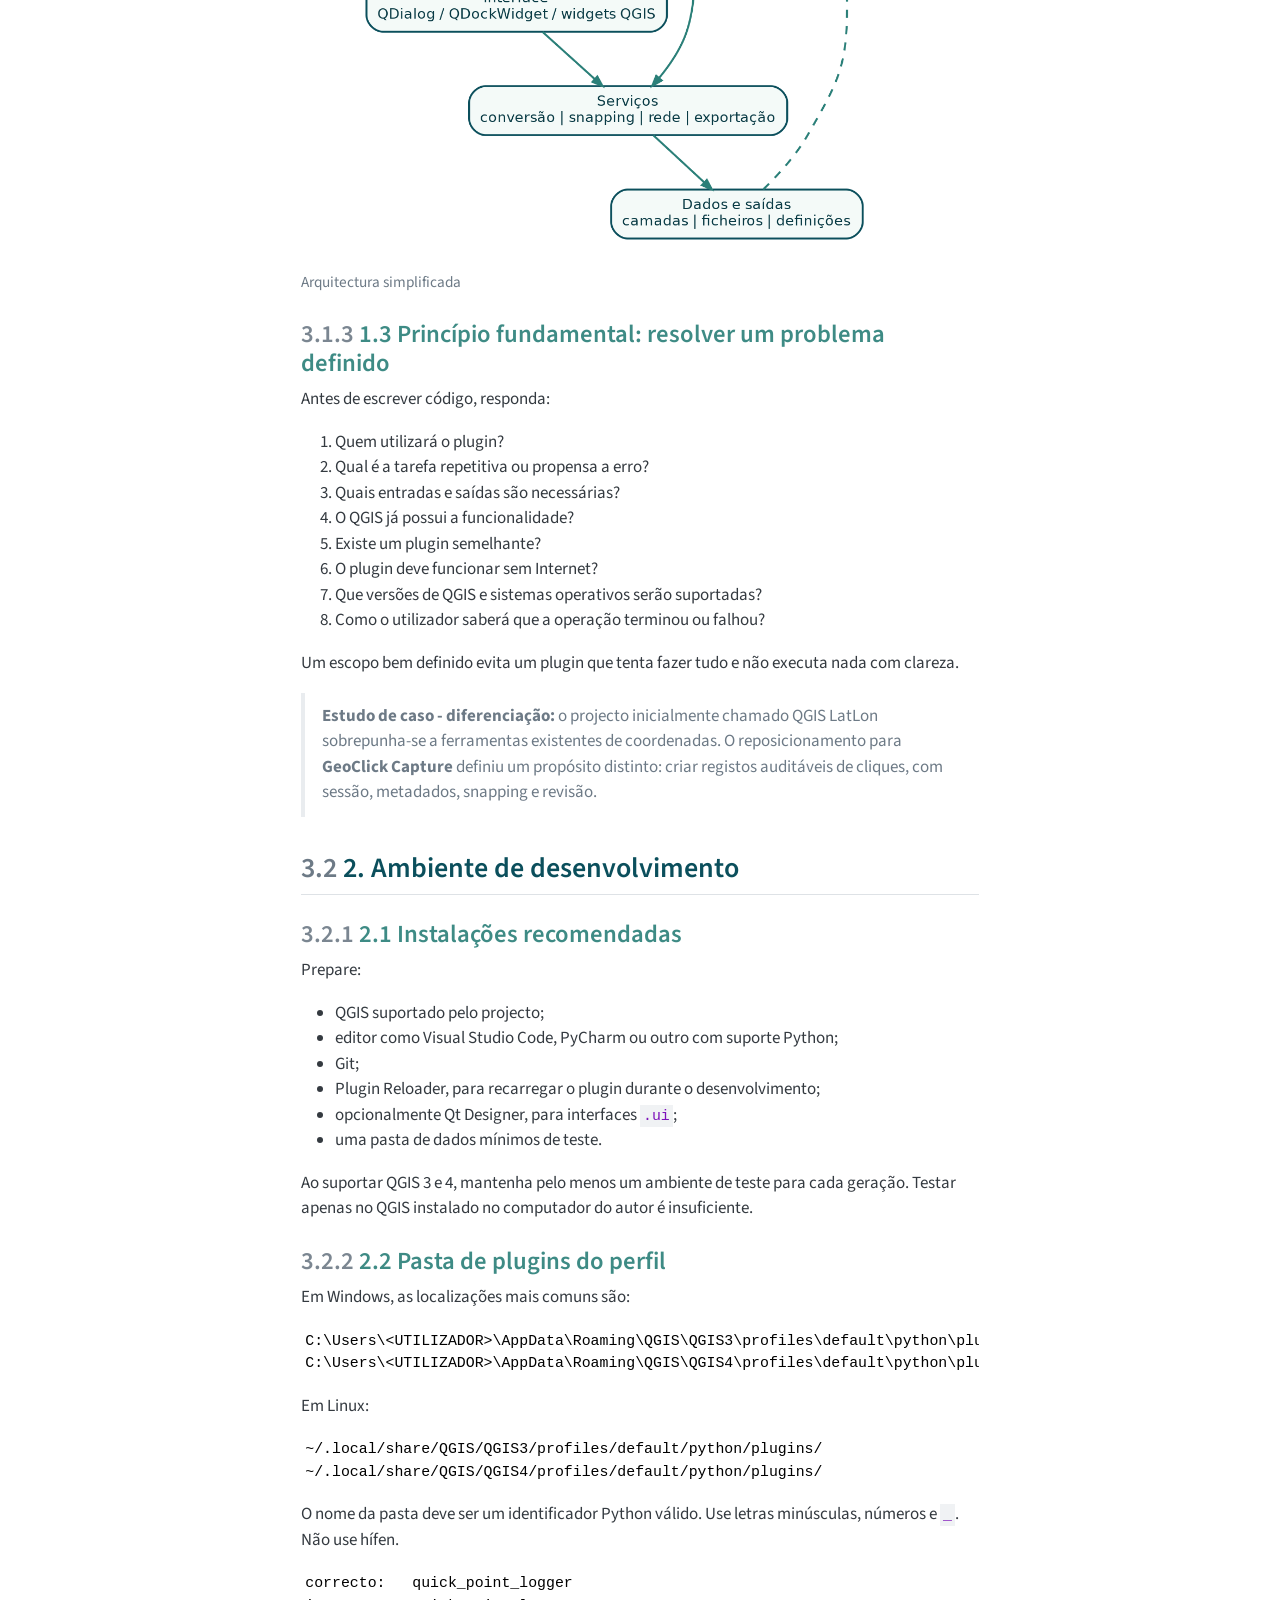
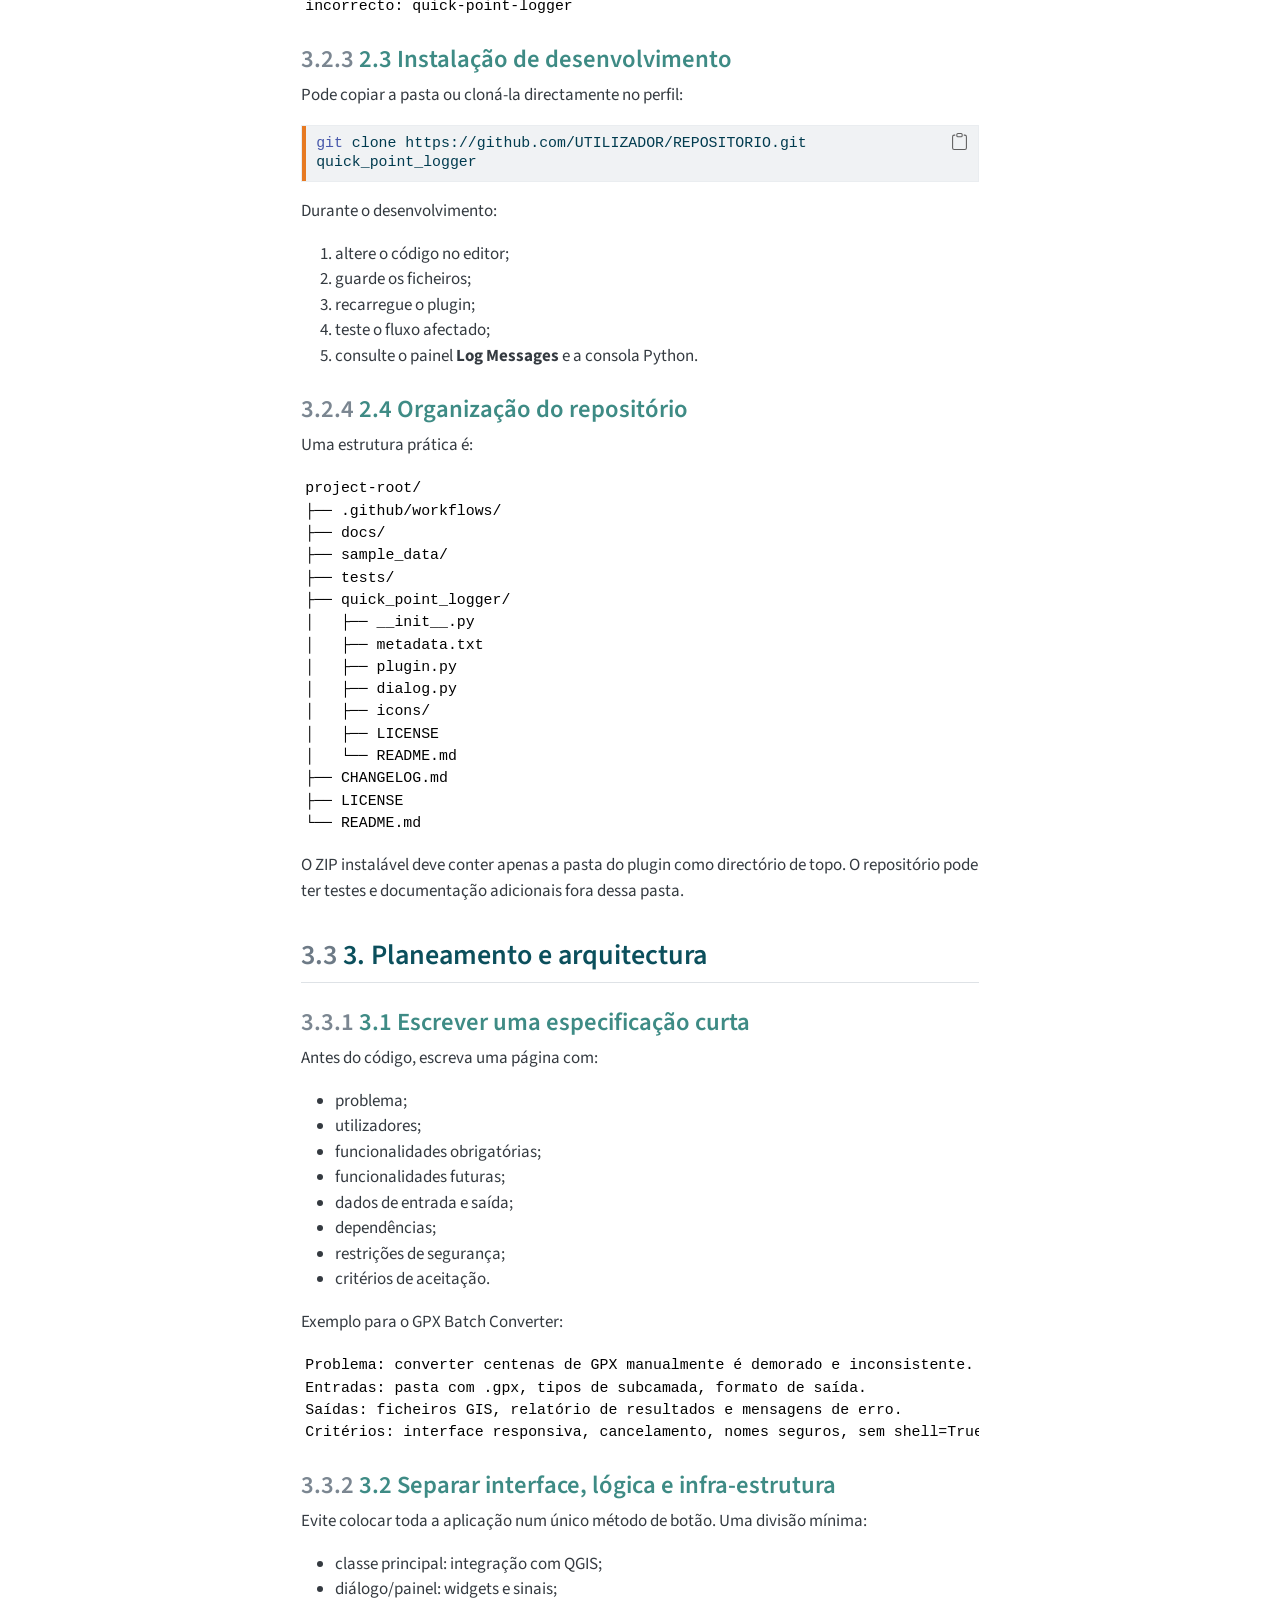
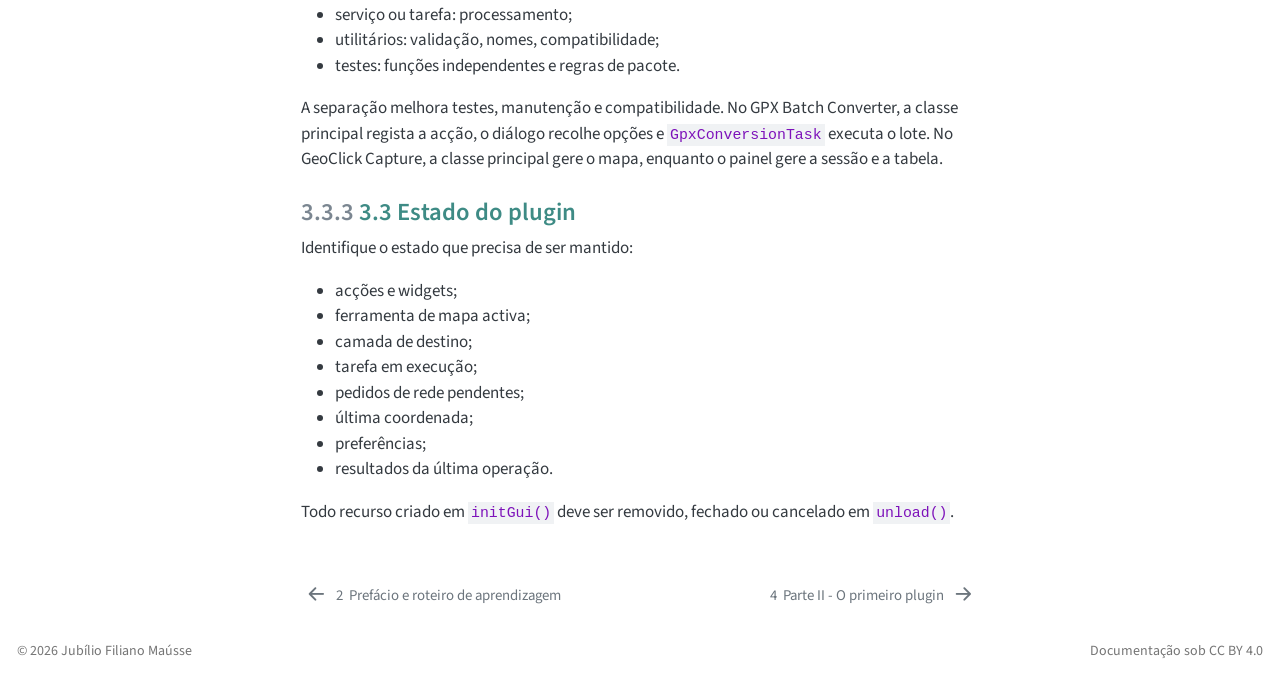
<file: chapters/01-fundamentos.html>
<!DOCTYPE html>
<html xmlns="http://www.w3.org/1999/xhtml" lang="pt-PT" xml:lang="pt-PT"><head>

<meta charset="utf-8">
<meta name="generator" content="quarto-1.10.18">

<meta name="viewport" content="width=device-width, initial-scale=1.0, user-scalable=yes">


<title>3&nbsp; Parte I - Fundamentos – Desenvolvimento de Plugins QGIS com Python</title>
<style>
/* Default styles provided by pandoc.
** See https://pandoc.org/MANUAL.html#variables-for-html for config info.
*/
span.smallcaps{font-variant: small-caps;}
div.columns{display: flex; gap: 1.5em;}
div.column{flex: auto;}
@media screen {
div.columns{gap: min(4vw, 1.5em);}
div.column{overflow-x: auto;}
}
div.hanging-indent{margin-left: 1.5em; text-indent: -1.5em;}
ul.task-list{list-style: none;}
ul.task-list li input[type="checkbox"] {
  width: 0.8em;
  margin: 0 0.8em 0.2em -1em; /* quarto-specific, see https://github.com/quarto-dev/quarto-cli/issues/4556 */ 
  vertical-align: middle;
}
/* CSS for syntax highlighting */
html { -webkit-text-size-adjust: 100%; }
pre > code.sourceCode { white-space: pre; position: relative; }
pre > code.sourceCode > span { display: inline-block; line-height: 1.25; }
pre > code.sourceCode > span:empty { height: 1.2em; }
.sourceCode { overflow: visible; }
code.sourceCode > span { color: inherit; text-decoration: inherit; }
div.sourceCode { margin: 1em 0; }
pre.sourceCode { margin: 0; }
@media screen {
div.sourceCode { overflow: auto; }
}
@media print {
pre > code.sourceCode { white-space: pre-wrap; }
pre > code.sourceCode > span { text-indent: -5em; padding-left: 5em; }
}
pre.numberSource code
  { counter-reset: source-line 0; }
pre.numberSource code > span
  { position: relative; left: -4em; counter-increment: source-line; }
pre.numberSource code > span > a:first-child::before
  { content: counter(source-line);
    position: relative; left: -1em; text-align: right; vertical-align: baseline;
    border: none; display: inline-block;
    -webkit-touch-callout: none; -webkit-user-select: none;
    -khtml-user-select: none; -moz-user-select: none;
    -ms-user-select: none; user-select: none;
    padding: 0 4px; width: 4em;
  }
pre.numberSource { margin-left: 3em;  padding-left: 4px; }
div.sourceCode
  {   }
@media screen {
pre > code.sourceCode > span > a:first-child::before { text-decoration: underline; }
}
</style>


<script src="../site_libs/quarto-nav/quarto-nav.js"></script>
<script src="../site_libs/quarto-nav/headroom.min.js"></script>
<script src="../site_libs/clipboard/clipboard.min.js"></script>
<script src="../site_libs/quarto-search/autocomplete.umd.js"></script>
<script src="../site_libs/quarto-search/fuse.min.js"></script>
<script src="../site_libs/quarto-search/quarto-search.js"></script>
<meta name="quarto:offset" content="../">
<link href="../chapters/02-primeiro-plugin.html" rel="next">
<link href="../chapters/00-prefacio.html" rel="prev">
<script src="../site_libs/quarto-html/quarto.js" type="module"></script>
<script src="../site_libs/quarto-html/tabsets/tabsets.js" type="module"></script>
<script src="../site_libs/quarto-html/popper.min.js"></script>
<script src="../site_libs/quarto-html/tippy.umd.min.js"></script>
<script src="../site_libs/quarto-html/anchor.min.js"></script>
<link href="../site_libs/quarto-html/tippy.css" rel="stylesheet">
<link href="../site_libs/quarto-html/quarto-syntax-highlighting-64a204ab8560d761af7679ceaba22944.css" rel="stylesheet" class="quarto-color-scheme" id="quarto-text-highlighting-styles">
<link href="../site_libs/quarto-html/quarto-syntax-highlighting-dark-b85bc7c33db8c58e0ec93c3465666fed.css" rel="stylesheet" class="quarto-color-scheme quarto-color-alternate" id="quarto-text-highlighting-styles">
<link href="../site_libs/quarto-html/quarto-syntax-highlighting-64a204ab8560d761af7679ceaba22944.css" rel="stylesheet" class="quarto-color-scheme-extra" id="quarto-text-highlighting-styles">
<script src="../site_libs/bootstrap/bootstrap.min.js"></script>
<link href="../site_libs/bootstrap/bootstrap-icons.css" rel="stylesheet">
<link href="../site_libs/bootstrap/bootstrap-683d4e0d048b158eada5e8077d4cc262.min.css" rel="stylesheet" append-hash="true" class="quarto-color-scheme" id="quarto-bootstrap" data-mode="light">
<link href="../site_libs/bootstrap/bootstrap-dark-27332f4fd0b2a56405d42df7c190b189.min.css" rel="stylesheet" append-hash="true" class="quarto-color-scheme quarto-color-alternate" id="quarto-bootstrap" data-mode="dark">
<link href="../site_libs/bootstrap/bootstrap-683d4e0d048b158eada5e8077d4cc262.min.css" rel="stylesheet" append-hash="true" class="quarto-color-scheme-extra" id="quarto-bootstrap" data-mode="light">
<script id="quarto-search-options" type="application/json">{
  "location": "sidebar",
  "copy-button": false,
  "collapse-after": 3,
  "panel-placement": "start",
  "type": "textbox",
  "limit": 50,
  "keyboard-shortcut": [
    "f",
    "/",
    "s"
  ],
  "show-item-context": false,
  "language": {
    "search-no-results-text": "Nenhum resultado",
    "search-matching-documents-text": "documentos correspondentes",
    "search-copy-link-title": "Copiar link para a busca",
    "search-hide-matches-text": "Esconder correspondências adicionais",
    "search-more-match-text": "mais correspondência neste documento",
    "search-more-matches-text": "mais correspondências neste documento",
    "search-clear-button-title": "Limpar",
    "search-text-placeholder": "",
    "search-detached-cancel-button-title": "Cancelar",
    "search-submit-button-title": "Enviar",
    "search-label": "Procurar"
  }
}</script>


<link rel="stylesheet" href="../styles.css">
</head>

<body class="nav-sidebar floating quarto-light"><script id="quarto-html-before-body" type="application/javascript">
    const toggleBodyColorMode = (bsSheetEl) => {
      const mode = bsSheetEl.getAttribute("data-mode");
      const bodyEl = window.document.querySelector("body");
      if (mode === "dark") {
        bodyEl.classList.add("quarto-dark");
        bodyEl.classList.remove("quarto-light");
      } else {
        bodyEl.classList.add("quarto-light");
        bodyEl.classList.remove("quarto-dark");
      }
    }
    const toggleBodyColorPrimary = () => {
      const bsSheetEl = window.document.querySelector("link#quarto-bootstrap:not([rel=disabled-stylesheet])");
      if (bsSheetEl) {
        toggleBodyColorMode(bsSheetEl);
      }
    }
    const setColorSchemeToggle = (alternate) => {
      const toggles = window.document.querySelectorAll('.quarto-color-scheme-toggle');
      for (let i=0; i < toggles.length; i++) {
        const toggle = toggles[i];
        if (toggle) {
          if (alternate) {
            toggle.classList.add("alternate");
          } else {
            toggle.classList.remove("alternate");
          }
        }
      }
    };
    const toggleColorMode = (alternate) => {
      // Switch the stylesheets
      const primaryStylesheets = window.document.querySelectorAll('link.quarto-color-scheme:not(.quarto-color-alternate)');
      const alternateStylesheets = window.document.querySelectorAll('link.quarto-color-scheme.quarto-color-alternate');
      manageTransitions('#quarto-margin-sidebar .nav-link', false);
      if (alternate) {
        // note: dark is layered on light, we don't disable primary!
        enableStylesheet(alternateStylesheets);
        for (const sheetNode of alternateStylesheets) {
          if (sheetNode.id === "quarto-bootstrap") {
            toggleBodyColorMode(sheetNode);
          }
        }
      } else {
        disableStylesheet(alternateStylesheets);
        enableStylesheet(primaryStylesheets)
        toggleBodyColorPrimary();
      }
      manageTransitions('#quarto-margin-sidebar .nav-link', true);
      // Switch the toggles
      setColorSchemeToggle(alternate)
      // Hack to workaround the fact that safari doesn't
      // properly recolor the scrollbar when toggling (#1455)
      if (navigator.userAgent.indexOf('Safari') > 0 && navigator.userAgent.indexOf('Chrome') == -1) {
        manageTransitions("body", false);
        window.scrollTo(0, 1);
        setTimeout(() => {
          window.scrollTo(0, 0);
          manageTransitions("body", true);
        }, 40);
      }
    }
    const disableStylesheet = (stylesheets) => {
      for (let i=0; i < stylesheets.length; i++) {
        const stylesheet = stylesheets[i];
        stylesheet.rel = 'disabled-stylesheet';
      }
    }
    const enableStylesheet = (stylesheets) => {
      for (let i=0; i < stylesheets.length; i++) {
        const stylesheet = stylesheets[i];
        if(stylesheet.rel !== 'stylesheet') { // for Chrome, which will still FOUC without this check
          stylesheet.rel = 'stylesheet';
        }
      }
    }
    const manageTransitions = (selector, allowTransitions) => {
      const els = window.document.querySelectorAll(selector);
      for (let i=0; i < els.length; i++) {
        const el = els[i];
        if (allowTransitions) {
          el.classList.remove('notransition');
        } else {
          el.classList.add('notransition');
        }
      }
    }
    const isFileUrl = () => {
      return window.location.protocol === 'file:';
    }
    const hasAlternateSentinel = () => {
      let styleSentinel = getColorSchemeSentinel();
      if (styleSentinel !== null) {
        return styleSentinel === "alternate";
      } else {
        return false;
      }
    }
    const setStyleSentinel = (alternate) => {
      const value = alternate ? "alternate" : "default";
      if (!isFileUrl()) {
        window.localStorage.setItem("quarto-color-scheme", value);
      } else {
        localAlternateSentinel = value;
      }
    }
    const getColorSchemeSentinel = () => {
      if (!isFileUrl()) {
        const storageValue = window.localStorage.getItem("quarto-color-scheme");
        return storageValue != null ? storageValue : localAlternateSentinel;
      } else {
        return localAlternateSentinel;
      }
    }
    const toggleGiscusIfUsed = (isAlternate, darkModeDefault) => {
      const baseTheme = document.querySelector('#giscus-base-theme')?.value ?? 'light';
      const alternateTheme = document.querySelector('#giscus-alt-theme')?.value ?? 'dark';
      let newTheme = '';
      if(authorPrefersDark) {
        newTheme = isAlternate ? baseTheme : alternateTheme;
      } else {
        newTheme = isAlternate ? alternateTheme : baseTheme;
      }
      const changeGiscusTheme = () => {
        // From: https://github.com/giscus/giscus/issues/336
        const sendMessage = (message) => {
          const iframe = document.querySelector('iframe.giscus-frame');
          if (!iframe) return;
          iframe.contentWindow.postMessage({ giscus: message }, 'https://giscus.app');
        }
        sendMessage({
          setConfig: {
            theme: newTheme
          }
        });
      }
      const isGiscussLoaded = window.document.querySelector('iframe.giscus-frame') !== null;
      if (isGiscussLoaded) {
        changeGiscusTheme();
      }
    };
    const authorPrefersDark = false;
    const darkModeDefault = authorPrefersDark;
      document.querySelector('link#quarto-text-highlighting-styles.quarto-color-scheme-extra').rel = 'disabled-stylesheet';
      document.querySelector('link#quarto-bootstrap.quarto-color-scheme-extra').rel = 'disabled-stylesheet';
    let localAlternateSentinel = darkModeDefault ? 'alternate' : 'default';
    // Dark / light mode switch
    window.quartoToggleColorScheme = () => {
      // Read the current dark / light value
      let toAlternate = !hasAlternateSentinel();
      toggleColorMode(toAlternate);
      setStyleSentinel(toAlternate);
      toggleGiscusIfUsed(toAlternate, darkModeDefault);
      window.dispatchEvent(new Event('resize'));
    };
    // Switch to dark mode if need be
    if (hasAlternateSentinel()) {
      toggleColorMode(true);
    } else {
      toggleColorMode(false);
    }
  </script>

<div id="quarto-search-results"></div>
  <header id="quarto-header" class="headroom fixed-top">
  <nav class="quarto-secondary-nav">
    <div class="container-fluid d-flex">
      <button type="button" class="quarto-btn-toggle btn" data-bs-toggle="collapse" role="button" data-bs-target=".quarto-sidebar-collapse-item" aria-controls="quarto-sidebar" aria-expanded="false" aria-label="Alternar barra lateral" onclick="if (window.quartoToggleHeadroom) { window.quartoToggleHeadroom(); }">
        <i class="bi bi-layout-text-sidebar-reverse"></i>
      </button>
        <nav class="quarto-page-breadcrumbs" aria-label="breadcrumb"><ol class="breadcrumb"><li class="breadcrumb-item"><a href="../chapters/01-fundamentos.html">Parte I — Fundamentos</a></li><li class="breadcrumb-item"><a href="../chapters/01-fundamentos.html"><span class="chapter-number">3</span>&nbsp; <span class="chapter-title">Parte I - Fundamentos</span></a></li></ol></nav>
        <a class="flex-grow-1" role="navigation" data-bs-toggle="collapse" data-bs-target=".quarto-sidebar-collapse-item" aria-controls="quarto-sidebar" aria-expanded="false" aria-label="Alternar barra lateral" onclick="if (window.quartoToggleHeadroom) { window.quartoToggleHeadroom(); }">      
        </a>
      <button type="button" class="btn quarto-search-button" aria-label="Procurar" onclick="window.quartoOpenSearch();">
        <i class="bi bi-search"></i>
      </button>
    </div>
  </nav>
</header>
<!-- content -->
<div id="quarto-content" class="quarto-container page-columns page-rows-contents page-layout-article">
<!-- sidebar -->
  <nav id="quarto-sidebar" class="sidebar collapse collapse-horizontal quarto-sidebar-collapse-item sidebar-navigation floating overflow-auto">
    <div class="pt-lg-2 mt-2 text-left sidebar-header">
    <div class="sidebar-title mb-0 py-0">
      <a href="../">Desenvolvimento de Plugins QGIS com Python</a> 
        <div class="sidebar-tools-main tools-wide">
    <a href="https://github.com/Jubilio/qgis-plugin-development-manual" title="Código fonte" class="quarto-navigation-tool px-1" aria-label="Código fonte"><i class="bi bi-github"></i></a>
    <div class="dropdown">
      <a href="" title="Share" id="quarto-navigation-tool-dropdown-0" class="quarto-navigation-tool dropdown-toggle px-1" data-bs-toggle="dropdown" aria-expanded="false" role="link" aria-label="Share"><i class="bi bi-share"></i></a>
      <ul class="dropdown-menu" aria-labelledby="quarto-navigation-tool-dropdown-0">
          <li>
            <a class="dropdown-item sidebar-tools-main-item" href="https://www.linkedin.com/sharing/share-offsite/?url=|url|">
              <i class="bi bi-linkedin pe-1"></i>
            LinkedIn
            </a>
          </li>
          <li>
            <a class="dropdown-item sidebar-tools-main-item" href="https://twitter.com/intent/tweet?url=|url|">
              <i class="bi bi-twitter pe-1"></i>
            Twitter
            </a>
          </li>
      </ul>
    </div>
  <a href="" class="quarto-color-scheme-toggle quarto-navigation-tool  px-1" onclick="window.quartoToggleColorScheme(); return false;" title="Alternar modo escuro"><i class="bi"></i></a>
</div>
    </div>
      </div>
        <div class="mt-2 flex-shrink-0 align-items-center">
        <div class="sidebar-search">
        <div id="quarto-search" class="" title="Procurar"></div>
        </div>
        </div>
    <div class="sidebar-menu-container"> 
    <ul class="list-unstyled mt-1">
        <li class="sidebar-item">
  <div class="sidebar-item-container"> 
  <a href="../index.html" class="sidebar-item-text sidebar-link">
 <span class="menu-text"><span class="chapter-number">1</span>&nbsp; <span class="chapter-title">Desenvolvimento de Plugins QGIS com Python</span></span></a>
  </div>
</li>
        <li class="sidebar-item">
  <div class="sidebar-item-container"> 
  <a href="../chapters/00-prefacio.html" class="sidebar-item-text sidebar-link">
 <span class="menu-text"><span class="chapter-number">2</span>&nbsp; <span class="chapter-title">Prefácio e roteiro de aprendizagem</span></span></a>
  </div>
</li>
        <li class="sidebar-item sidebar-item-section">
      <div class="sidebar-item-container"> 
            <a class="sidebar-item-text sidebar-link text-start" data-bs-toggle="collapse" data-bs-target="#quarto-sidebar-section-1" role="navigation" aria-expanded="true">
 <span class="menu-text">Parte I — Fundamentos</span></a>
          <a class="sidebar-item-toggle text-start" data-bs-toggle="collapse" data-bs-target="#quarto-sidebar-section-1" role="navigation" aria-expanded="true" aria-label="Alternar seção">
            <i class="bi bi-chevron-right ms-2"></i>
          </a> 
      </div>
      <ul id="quarto-sidebar-section-1" class="collapse list-unstyled sidebar-section depth1 show">  
          <li class="sidebar-item">
  <div class="sidebar-item-container"> 
  <a href="../chapters/01-fundamentos.html" class="sidebar-item-text sidebar-link active">
 <span class="menu-text"><span class="chapter-number">3</span>&nbsp; <span class="chapter-title">Parte I - Fundamentos</span></span></a>
  </div>
</li>
      </ul>
  </li>
        <li class="sidebar-item sidebar-item-section">
      <div class="sidebar-item-container"> 
            <a class="sidebar-item-text sidebar-link text-start" data-bs-toggle="collapse" data-bs-target="#quarto-sidebar-section-2" role="navigation" aria-expanded="true">
 <span class="menu-text">Parte II — O primeiro plugin</span></a>
          <a class="sidebar-item-toggle text-start" data-bs-toggle="collapse" data-bs-target="#quarto-sidebar-section-2" role="navigation" aria-expanded="true" aria-label="Alternar seção">
            <i class="bi bi-chevron-right ms-2"></i>
          </a> 
      </div>
      <ul id="quarto-sidebar-section-2" class="collapse list-unstyled sidebar-section depth1 show">  
          <li class="sidebar-item">
  <div class="sidebar-item-container"> 
  <a href="../chapters/02-primeiro-plugin.html" class="sidebar-item-text sidebar-link">
 <span class="menu-text"><span class="chapter-number">4</span>&nbsp; <span class="chapter-title">Parte II - O primeiro plugin</span></span></a>
  </div>
</li>
      </ul>
  </li>
        <li class="sidebar-item sidebar-item-section">
      <div class="sidebar-item-container"> 
            <a class="sidebar-item-text sidebar-link text-start" data-bs-toggle="collapse" data-bs-target="#quarto-sidebar-section-3" role="navigation" aria-expanded="true">
 <span class="menu-text">Parte III — Desenvolvimento intermédio</span></a>
          <a class="sidebar-item-toggle text-start" data-bs-toggle="collapse" data-bs-target="#quarto-sidebar-section-3" role="navigation" aria-expanded="true" aria-label="Alternar seção">
            <i class="bi bi-chevron-right ms-2"></i>
          </a> 
      </div>
      <ul id="quarto-sidebar-section-3" class="collapse list-unstyled sidebar-section depth1 show">  
          <li class="sidebar-item">
  <div class="sidebar-item-container"> 
  <a href="../chapters/03-desenvolvimento-intermedio.html" class="sidebar-item-text sidebar-link">
 <span class="menu-text"><span class="chapter-number">5</span>&nbsp; <span class="chapter-title">Parte III - Desenvolvimento intermédio</span></span></a>
  </div>
</li>
      </ul>
  </li>
        <li class="sidebar-item sidebar-item-section">
      <div class="sidebar-item-container"> 
            <a class="sidebar-item-text sidebar-link text-start" data-bs-toggle="collapse" data-bs-target="#quarto-sidebar-section-4" role="navigation" aria-expanded="true">
 <span class="menu-text">Parte IV — Desenvolvimento avançado</span></a>
          <a class="sidebar-item-toggle text-start" data-bs-toggle="collapse" data-bs-target="#quarto-sidebar-section-4" role="navigation" aria-expanded="true" aria-label="Alternar seção">
            <i class="bi bi-chevron-right ms-2"></i>
          </a> 
      </div>
      <ul id="quarto-sidebar-section-4" class="collapse list-unstyled sidebar-section depth1 show">  
          <li class="sidebar-item">
  <div class="sidebar-item-container"> 
  <a href="../chapters/04-desenvolvimento-avancado.html" class="sidebar-item-text sidebar-link">
 <span class="menu-text"><span class="chapter-number">6</span>&nbsp; <span class="chapter-title">Parte IV - Desenvolvimento avançado</span></span></a>
  </div>
</li>
      </ul>
  </li>
        <li class="sidebar-item sidebar-item-section">
      <div class="sidebar-item-container"> 
            <a class="sidebar-item-text sidebar-link text-start" data-bs-toggle="collapse" data-bs-target="#quarto-sidebar-section-5" role="navigation" aria-expanded="true">
 <span class="menu-text">Parte V — Estudos de caso</span></a>
          <a class="sidebar-item-toggle text-start" data-bs-toggle="collapse" data-bs-target="#quarto-sidebar-section-5" role="navigation" aria-expanded="true" aria-label="Alternar seção">
            <i class="bi bi-chevron-right ms-2"></i>
          </a> 
      </div>
      <ul id="quarto-sidebar-section-5" class="collapse list-unstyled sidebar-section depth1 show">  
          <li class="sidebar-item">
  <div class="sidebar-item-container"> 
  <a href="../chapters/05-estudos-de-caso.html" class="sidebar-item-text sidebar-link">
 <span class="menu-text"><span class="chapter-number">7</span>&nbsp; <span class="chapter-title">Parte V - Estudos de caso</span></span></a>
  </div>
</li>
      </ul>
  </li>
        <li class="sidebar-item sidebar-item-section">
      <div class="sidebar-item-container"> 
            <a class="sidebar-item-text sidebar-link text-start" data-bs-toggle="collapse" data-bs-target="#quarto-sidebar-section-6" role="navigation" aria-expanded="true">
 <span class="menu-text">Parte VI — Projecto prático</span></a>
          <a class="sidebar-item-toggle text-start" data-bs-toggle="collapse" data-bs-target="#quarto-sidebar-section-6" role="navigation" aria-expanded="true" aria-label="Alternar seção">
            <i class="bi bi-chevron-right ms-2"></i>
          </a> 
      </div>
      <ul id="quarto-sidebar-section-6" class="collapse list-unstyled sidebar-section depth1 show">  
          <li class="sidebar-item">
  <div class="sidebar-item-container"> 
  <a href="../chapters/06-projecto-pratico.html" class="sidebar-item-text sidebar-link">
 <span class="menu-text"><span class="chapter-number">8</span>&nbsp; <span class="chapter-title">Parte VI - Projecto prático</span></span></a>
  </div>
</li>
      </ul>
  </li>
        <li class="sidebar-item sidebar-item-section">
      <div class="sidebar-item-container"> 
            <a class="sidebar-item-text sidebar-link text-start" data-bs-toggle="collapse" data-bs-target="#quarto-sidebar-section-7" role="navigation" aria-expanded="true">
 <span class="menu-text">Apêndices</span></a>
          <a class="sidebar-item-toggle text-start" data-bs-toggle="collapse" data-bs-target="#quarto-sidebar-section-7" role="navigation" aria-expanded="true" aria-label="Alternar seção">
            <i class="bi bi-chevron-right ms-2"></i>
          </a> 
      </div>
      <ul id="quarto-sidebar-section-7" class="collapse list-unstyled sidebar-section depth1 show">  
          <li class="sidebar-item">
  <div class="sidebar-item-container"> 
  <a href="../chapters/07-apendices.html" class="sidebar-item-text sidebar-link">
 <span class="menu-text"><span class="chapter-number">A</span>&nbsp; <span class="chapter-title">Apêndices e referências</span></span></a>
  </div>
</li>
      </ul>
  </li>
    </ul>
    </div>
</nav>
<div id="quarto-sidebar-glass" class="quarto-sidebar-collapse-item" data-bs-toggle="collapse" data-bs-target=".quarto-sidebar-collapse-item"></div>
<!-- margin-sidebar -->
    <div id="quarto-margin-sidebar" class="sidebar margin-sidebar">
        <nav id="TOC" role="doc-toc" class="toc-active">
    <h2 id="toc-title">Índice</h2>
   
  <ul>
  <li><a href="#o-que-é-um-plugin-qgis" id="toc-o-que-é-um-plugin-qgis" class="nav-link active" data-scroll-target="#o-que-é-um-plugin-qgis"><span class="header-section-number">3.1</span> 1. O que é um plugin QGIS?</a>
  <ul class="collapse">
  <li><a href="#script-algoritmo-processing-ou-plugin" id="toc-script-algoritmo-processing-ou-plugin" class="nav-link" data-scroll-target="#script-algoritmo-processing-ou-plugin"><span class="header-section-number">3.1.1</span> 1.1 Script, algoritmo Processing ou plugin?</a></li>
  <li><a href="#o-contrato-entre-qgis-e-o-plugin" id="toc-o-contrato-entre-qgis-e-o-plugin" class="nav-link" data-scroll-target="#o-contrato-entre-qgis-e-o-plugin"><span class="header-section-number">3.1.2</span> 1.2 O contrato entre QGIS e o plugin</a></li>
  <li><a href="#princípio-fundamental-resolver-um-problema-definido" id="toc-princípio-fundamental-resolver-um-problema-definido" class="nav-link" data-scroll-target="#princípio-fundamental-resolver-um-problema-definido"><span class="header-section-number">3.1.3</span> 1.3 Princípio fundamental: resolver um problema definido</a></li>
  </ul></li>
  <li><a href="#ambiente-de-desenvolvimento" id="toc-ambiente-de-desenvolvimento" class="nav-link" data-scroll-target="#ambiente-de-desenvolvimento"><span class="header-section-number">3.2</span> 2. Ambiente de desenvolvimento</a>
  <ul class="collapse">
  <li><a href="#instalações-recomendadas" id="toc-instalações-recomendadas" class="nav-link" data-scroll-target="#instalações-recomendadas"><span class="header-section-number">3.2.1</span> 2.1 Instalações recomendadas</a></li>
  <li><a href="#pasta-de-plugins-do-perfil" id="toc-pasta-de-plugins-do-perfil" class="nav-link" data-scroll-target="#pasta-de-plugins-do-perfil"><span class="header-section-number">3.2.2</span> 2.2 Pasta de plugins do perfil</a></li>
  <li><a href="#instalação-de-desenvolvimento" id="toc-instalação-de-desenvolvimento" class="nav-link" data-scroll-target="#instalação-de-desenvolvimento"><span class="header-section-number">3.2.3</span> 2.3 Instalação de desenvolvimento</a></li>
  <li><a href="#organização-do-repositório" id="toc-organização-do-repositório" class="nav-link" data-scroll-target="#organização-do-repositório"><span class="header-section-number">3.2.4</span> 2.4 Organização do repositório</a></li>
  </ul></li>
  <li><a href="#planeamento-e-arquitectura" id="toc-planeamento-e-arquitectura" class="nav-link" data-scroll-target="#planeamento-e-arquitectura"><span class="header-section-number">3.3</span> 3. Planeamento e arquitectura</a>
  <ul class="collapse">
  <li><a href="#escrever-uma-especificação-curta" id="toc-escrever-uma-especificação-curta" class="nav-link" data-scroll-target="#escrever-uma-especificação-curta"><span class="header-section-number">3.3.1</span> 3.1 Escrever uma especificação curta</a></li>
  <li><a href="#separar-interface-lógica-e-infra-estrutura" id="toc-separar-interface-lógica-e-infra-estrutura" class="nav-link" data-scroll-target="#separar-interface-lógica-e-infra-estrutura"><span class="header-section-number">3.3.2</span> 3.2 Separar interface, lógica e infra-estrutura</a></li>
  <li><a href="#estado-do-plugin" id="toc-estado-do-plugin" class="nav-link" data-scroll-target="#estado-do-plugin"><span class="header-section-number">3.3.3</span> 3.3 Estado do plugin</a></li>
  </ul></li>
  </ul>
<div class="toc-actions"><ul><li><a href="https://github.com/Jubilio/qgis-plugin-development-manual/edit/main/chapters/01-fundamentos.qmd" class="toc-action"><i class="bi bi-github"></i>Editar essa página</a></li><li><a href="https://github.com/Jubilio/qgis-plugin-development-manual/issues/new" class="toc-action"><i class="bi empty"></i>Criar uma issue</a></li></ul></div></nav>
    </div>
<!-- main -->
<main class="content" id="quarto-document-content">


<header id="title-block-header" class="quarto-title-block default"><nav class="quarto-page-breadcrumbs quarto-title-breadcrumbs d-none d-lg-block" aria-label="breadcrumb"><ol class="breadcrumb"><li class="breadcrumb-item"><a href="../chapters/01-fundamentos.html">Parte I — Fundamentos</a></li><li class="breadcrumb-item"><a href="../chapters/01-fundamentos.html"><span class="chapter-number">3</span>&nbsp; <span class="chapter-title">Parte I - Fundamentos</span></a></li></ol></nav>
<div class="quarto-title">
<h1 class="title"><span class="chapter-number">3</span>&nbsp; <span class="chapter-title">Parte I - Fundamentos</span></h1>
</div>



<div class="quarto-title-meta">

    
  
    
  </div>
  


</header>


<section id="o-que-é-um-plugin-qgis" class="level2" data-number="3.1">
<h2 data-number="3.1" class="anchored" data-anchor-id="o-que-é-um-plugin-qgis"><span class="header-section-number">3.1</span> 1. O que é um plugin QGIS?</h2>
<p>Um plugin é um pacote de software carregado pelo QGIS para acrescentar comportamentos que não existem no núcleo da aplicação ou que precisam de ser adaptados a um fluxo específico. Um plugin pode ser pequeno, com uma única acção, ou incluir interfaces, algoritmos, painéis, serviços de rede, gestão de dados e automação.</p>
<p>Python é a opção mais acessível para a maioria dos plugins QGIS porque não exige compilação separada para Windows, Linux e macOS. O pacote contém ficheiros Python, metadata, documentação e recursos. O gestor de plugins instala o ZIP e o QGIS importa o pacote no perfil do utilizador.</p>
<section id="script-algoritmo-processing-ou-plugin" class="level3" data-number="3.1.1">
<h3 data-number="3.1.1" class="anchored" data-anchor-id="script-algoritmo-processing-ou-plugin"><span class="header-section-number">3.1.1</span> 1.1 Script, algoritmo Processing ou plugin?</h3>
<p>Use a <strong>consola Python</strong> quando:</p>
<ul>
<li>pretende testar uma ideia rapidamente;</li>
<li>o código será executado poucas vezes;</li>
<li>não precisa de distribuição nem de interface estável.</li>
</ul>
<p>Use um <strong>algoritmo Processing</strong> quando:</p>
<ul>
<li>a função recebe dados, parâmetros e produz resultados;</li>
<li>o fluxo deve funcionar em lote, no modelador ou por linha de comandos;</li>
<li>não precisa de interacção contínua com o mapa.</li>
</ul>
<p>Use um <strong>plugin completo</strong> quando:</p>
<ul>
<li>precisa de menu, barra de ferramentas, diálogo ou painel;</li>
<li>precisa de manter estado entre acções;</li>
<li>reage a cliques, mudanças de projecto ou selecção de camadas;</li>
<li>integra tarefas, rede, edição ou múltiplos serviços.</li>
</ul>
<p>O GPX Batch Converter poderia, em parte, ser um algoritmo Processing. Contudo, a necessidade de resultados tabulares, cancelamento, selecção de formatos, relatórios e gestão de tarefas justificou uma interface própria. O GeoClick Capture necessita de um plugin completo porque mantém uma ferramenta de mapa activa, um painel de sessão e preferências persistentes.</p>
</section>
<section id="o-contrato-entre-qgis-e-o-plugin" class="level3" data-number="3.1.2">
<h3 data-number="3.1.2" class="anchored" data-anchor-id="o-contrato-entre-qgis-e-o-plugin"><span class="header-section-number">3.1.2</span> 1.2 O contrato entre QGIS e o plugin</h3>
<p>O QGIS não adivinha como iniciar o código. Ele procura uma pasta válida, lê <code>metadata.txt</code>, importa <code>__init__.py</code> e chama <code>classFactory(iface)</code>. Esta função devolve uma instância da classe principal. Depois, o QGIS chama <code>initGui()</code> para registar a interface e <code>unload()</code> quando o plugin é desactivado.</p>
<p>O objecto <code>iface</code> é a principal porta de entrada para a interface do QGIS. Através dele, o plugin acede ao mapa, à janela principal, aos menus, à barra de mensagens e a outros componentes.</p>
<div class="quarto-figure quarto-figure-center">
<figure class="figure">
<p><img src="../assets/diagrams/plugin_architecture.png" class="img-fluid figure-img" style="width:88.0%"></p>
<figcaption>Arquitectura simplificada</figcaption>
</figure>
</div>
</section>
<section id="princípio-fundamental-resolver-um-problema-definido" class="level3" data-number="3.1.3">
<h3 data-number="3.1.3" class="anchored" data-anchor-id="princípio-fundamental-resolver-um-problema-definido"><span class="header-section-number">3.1.3</span> 1.3 Princípio fundamental: resolver um problema definido</h3>
<p>Antes de escrever código, responda:</p>
<ol type="1">
<li>Quem utilizará o plugin?</li>
<li>Qual é a tarefa repetitiva ou propensa a erro?</li>
<li>Quais entradas e saídas são necessárias?</li>
<li>O QGIS já possui a funcionalidade?</li>
<li>Existe um plugin semelhante?</li>
<li>O plugin deve funcionar sem Internet?</li>
<li>Que versões de QGIS e sistemas operativos serão suportadas?</li>
<li>Como o utilizador saberá que a operação terminou ou falhou?</li>
</ol>
<p>Um escopo bem definido evita um plugin que tenta fazer tudo e não executa nada com clareza.</p>
<blockquote class="blockquote">
<p><strong>Estudo de caso - diferenciação:</strong> o projecto inicialmente chamado QGIS LatLon sobrepunha-se a ferramentas existentes de coordenadas. O reposicionamento para <strong>GeoClick Capture</strong> definiu um propósito distinto: criar registos auditáveis de cliques, com sessão, metadados, snapping e revisão.</p>
</blockquote>
</section>
</section>
<section id="ambiente-de-desenvolvimento" class="level2" data-number="3.2">
<h2 data-number="3.2" class="anchored" data-anchor-id="ambiente-de-desenvolvimento"><span class="header-section-number">3.2</span> 2. Ambiente de desenvolvimento</h2>
<section id="instalações-recomendadas" class="level3" data-number="3.2.1">
<h3 data-number="3.2.1" class="anchored" data-anchor-id="instalações-recomendadas"><span class="header-section-number">3.2.1</span> 2.1 Instalações recomendadas</h3>
<p>Prepare:</p>
<ul>
<li>QGIS suportado pelo projecto;</li>
<li>editor como Visual Studio Code, PyCharm ou outro com suporte Python;</li>
<li>Git;</li>
<li>Plugin Reloader, para recarregar o plugin durante o desenvolvimento;</li>
<li>opcionalmente Qt Designer, para interfaces <code>.ui</code>;</li>
<li>uma pasta de dados mínimos de teste.</li>
</ul>
<p>Ao suportar QGIS 3 e 4, mantenha pelo menos um ambiente de teste para cada geração. Testar apenas no QGIS instalado no computador do autor é insuficiente.</p>
</section>
<section id="pasta-de-plugins-do-perfil" class="level3" data-number="3.2.2">
<h3 data-number="3.2.2" class="anchored" data-anchor-id="pasta-de-plugins-do-perfil"><span class="header-section-number">3.2.2</span> 2.2 Pasta de plugins do perfil</h3>
<p>Em Windows, as localizações mais comuns são:</p>
<pre class="text"><code>C:\Users\&lt;UTILIZADOR&gt;\AppData\Roaming\QGIS\QGIS3\profiles\default\python\plugins\
C:\Users\&lt;UTILIZADOR&gt;\AppData\Roaming\QGIS\QGIS4\profiles\default\python\plugins\</code></pre>
<p>Em Linux:</p>
<pre class="text"><code>~/.local/share/QGIS/QGIS3/profiles/default/python/plugins/
~/.local/share/QGIS/QGIS4/profiles/default/python/plugins/</code></pre>
<p>O nome da pasta deve ser um identificador Python válido. Use letras minúsculas, números e <code>_</code>. Não use hífen.</p>
<pre class="text"><code>correcto:   quick_point_logger
incorrecto: quick-point-logger</code></pre>
</section>
<section id="instalação-de-desenvolvimento" class="level3" data-number="3.2.3">
<h3 data-number="3.2.3" class="anchored" data-anchor-id="instalação-de-desenvolvimento"><span class="header-section-number">3.2.3</span> 2.3 Instalação de desenvolvimento</h3>
<p>Pode copiar a pasta ou cloná-la directamente no perfil:</p>
<div class="code-copy-outer-scaffold"><div class="sourceCode" id="cb4"><pre class="sourceCode bash code-with-copy"><code class="sourceCode bash"><span id="cb4-1"><a href="#cb4-1" aria-hidden="true" tabindex="-1"></a><span class="fu">git</span> clone https://github.com/UTILIZADOR/REPOSITORIO.git quick_point_logger</span></code></pre></div><button title="Copiar para a área de transferência" class="code-copy-button"><i class="bi"></i></button></div>
<p>Durante o desenvolvimento:</p>
<ol type="1">
<li>altere o código no editor;</li>
<li>guarde os ficheiros;</li>
<li>recarregue o plugin;</li>
<li>teste o fluxo afectado;</li>
<li>consulte o painel <strong>Log Messages</strong> e a consola Python.</li>
</ol>
</section>
<section id="organização-do-repositório" class="level3" data-number="3.2.4">
<h3 data-number="3.2.4" class="anchored" data-anchor-id="organização-do-repositório"><span class="header-section-number">3.2.4</span> 2.4 Organização do repositório</h3>
<p>Uma estrutura prática é:</p>
<pre class="text"><code>project-root/
├── .github/workflows/
├── docs/
├── sample_data/
├── tests/
├── quick_point_logger/
│   ├── __init__.py
│   ├── metadata.txt
│   ├── plugin.py
│   ├── dialog.py
│   ├── icons/
│   ├── LICENSE
│   └── README.md
├── CHANGELOG.md
├── LICENSE
└── README.md</code></pre>
<p>O ZIP instalável deve conter apenas a pasta do plugin como directório de topo. O repositório pode ter testes e documentação adicionais fora dessa pasta.</p>
</section>
</section>
<section id="planeamento-e-arquitectura" class="level2" data-number="3.3">
<h2 data-number="3.3" class="anchored" data-anchor-id="planeamento-e-arquitectura"><span class="header-section-number">3.3</span> 3. Planeamento e arquitectura</h2>
<section id="escrever-uma-especificação-curta" class="level3" data-number="3.3.1">
<h3 data-number="3.3.1" class="anchored" data-anchor-id="escrever-uma-especificação-curta"><span class="header-section-number">3.3.1</span> 3.1 Escrever uma especificação curta</h3>
<p>Antes do código, escreva uma página com:</p>
<ul>
<li>problema;</li>
<li>utilizadores;</li>
<li>funcionalidades obrigatórias;</li>
<li>funcionalidades futuras;</li>
<li>dados de entrada e saída;</li>
<li>dependências;</li>
<li>restrições de segurança;</li>
<li>critérios de aceitação.</li>
</ul>
<p>Exemplo para o GPX Batch Converter:</p>
<pre class="text"><code>Problema: converter centenas de GPX manualmente é demorado e inconsistente.
Entradas: pasta com .gpx, tipos de subcamada, formato de saída.
Saídas: ficheiros GIS, relatório de resultados e mensagens de erro.
Critérios: interface responsiva, cancelamento, nomes seguros, sem shell=True.</code></pre>
</section>
<section id="separar-interface-lógica-e-infra-estrutura" class="level3" data-number="3.3.2">
<h3 data-number="3.3.2" class="anchored" data-anchor-id="separar-interface-lógica-e-infra-estrutura"><span class="header-section-number">3.3.2</span> 3.2 Separar interface, lógica e infra-estrutura</h3>
<p>Evite colocar toda a aplicação num único método de botão. Uma divisão mínima:</p>
<ul>
<li>classe principal: integração com QGIS;</li>
<li>diálogo/painel: widgets e sinais;</li>
<li>serviço ou tarefa: processamento;</li>
<li>utilitários: validação, nomes, compatibilidade;</li>
<li>testes: funções independentes e regras de pacote.</li>
</ul>
<p>A separação melhora testes, manutenção e compatibilidade. No GPX Batch Converter, a classe principal regista a acção, o diálogo recolhe opções e <code>GpxConversionTask</code> executa o lote. No GeoClick Capture, a classe principal gere o mapa, enquanto o painel gere a sessão e a tabela.</p>
</section>
<section id="estado-do-plugin" class="level3" data-number="3.3.3">
<h3 data-number="3.3.3" class="anchored" data-anchor-id="estado-do-plugin"><span class="header-section-number">3.3.3</span> 3.3 Estado do plugin</h3>
<p>Identifique o estado que precisa de ser mantido:</p>
<ul>
<li>acções e widgets;</li>
<li>ferramenta de mapa activa;</li>
<li>camada de destino;</li>
<li>tarefa em execução;</li>
<li>pedidos de rede pendentes;</li>
<li>última coordenada;</li>
<li>preferências;</li>
<li>resultados da última operação.</li>
</ul>
<p>Todo recurso criado em <code>initGui()</code> deve ser removido, fechado ou cancelado em <code>unload()</code>.</p>


</section>
</section>

</main> <!-- /main -->
<script id="quarto-html-after-body" type="application/javascript">
  window.document.addEventListener("DOMContentLoaded", function (event) {
    // Ensure there is a toggle, if there isn't float one in the top right
    if (window.document.querySelector('.quarto-color-scheme-toggle') === null) {
      const a = window.document.createElement('a');
      a.classList.add('top-right');
      a.classList.add('quarto-color-scheme-toggle');
      a.href = "";
      a.onclick = function() { try { window.quartoToggleColorScheme(); } catch {} return false; };
      const i = window.document.createElement("i");
      i.classList.add('bi');
      a.appendChild(i);
      window.document.body.appendChild(a);
    }
    setColorSchemeToggle(hasAlternateSentinel())
    const icon = "";
    const anchorJS = new window.AnchorJS();
    anchorJS.options = {
      placement: 'right',
      icon: icon
    };
    anchorJS.add('.anchored');
    const isCodeAnnotation = (el) => {
      for (const clz of el.classList) {
        if (clz.startsWith('code-annotation-')) {                     
          return true;
        }
      }
      return false;
    }
    const onCopySuccess = function(e) {
      // button target
      const button = e.trigger;
      // don't keep focus
      button.blur();
      // flash "checked"
      button.classList.add('code-copy-button-checked');
      var currentTitle = button.getAttribute("title");
      button.setAttribute("title", "Copiada");
      let tooltip;
      if (window.bootstrap) {
        button.setAttribute("data-bs-toggle", "tooltip");
        button.setAttribute("data-bs-placement", "left");
        button.setAttribute("data-bs-title", "Copiada");
        tooltip = new bootstrap.Tooltip(button, 
          { trigger: "manual", 
            customClass: "code-copy-button-tooltip",
            offset: [0, -8]});
        tooltip.show();    
      }
      setTimeout(function() {
        if (tooltip) {
          tooltip.hide();
          button.removeAttribute("data-bs-title");
          button.removeAttribute("data-bs-toggle");
          button.removeAttribute("data-bs-placement");
        }
        button.setAttribute("title", currentTitle);
        button.classList.remove('code-copy-button-checked');
      }, 1000);
      // clear code selection
      e.clearSelection();
    }
    const getTextToCopy = function(trigger) {
      const outerScaffold = trigger.parentElement.cloneNode(true);
      const codeEl = outerScaffold.querySelector('code');
      for (const childEl of codeEl.children) {
        if (isCodeAnnotation(childEl)) {
          childEl.remove();
        }
      }
      return codeEl.innerText;
    }
    const clipboard = new window.ClipboardJS('.code-copy-button:not([data-in-quarto-modal])', {
      text: getTextToCopy
    });
    clipboard.on('success', onCopySuccess);
    if (window.document.getElementById('quarto-embedded-source-code-modal')) {
      const clipboardModal = new window.ClipboardJS('.code-copy-button[data-in-quarto-modal]', {
        text: getTextToCopy,
        container: window.document.getElementById('quarto-embedded-source-code-modal')
      });
      clipboardModal.on('success', onCopySuccess);
    }
      var localhostRegex = new RegExp(/^(?:http|https):\/\/localhost\:?[0-9]*\//);
      var mailtoRegex = new RegExp(/^mailto:/);
        var filterRegex = new RegExp("https:\/\/jubilio\.github\.io\/qgis-plugin-development-manual\/");
      var isInternal = (href) => {
          return filterRegex.test(href) || localhostRegex.test(href) || mailtoRegex.test(href);
      }
      // Inspect non-navigation links and adorn them if external
     var links = window.document.querySelectorAll('a[href]:not(.nav-link):not(.navbar-brand):not(.toc-action):not(.sidebar-link):not(.sidebar-item-toggle):not(.pagination-link):not(.no-external):not([aria-hidden]):not(.dropdown-item):not(.quarto-navigation-tool):not(.about-link)');
      for (var i=0; i<links.length; i++) {
        const link = links[i];
        if (!isInternal(link.href)) {
          // undo the damage that might have been done by quarto-nav.js in the case of
          // links that we want to consider external
          if (link.dataset.originalHref !== undefined) {
            link.href = link.dataset.originalHref;
          }
            // target, if specified
            link.setAttribute("target", "_blank");
            if (link.getAttribute("rel") === null) {
              link.setAttribute("rel", "noopener");
            }
        }
      }
    function tippyHover(el, contentFn, onTriggerFn, onUntriggerFn) {
      const config = {
        allowHTML: true,
        maxWidth: 500,
        delay: 100,
        arrow: false,
        appendTo: function(el) {
            return el.parentElement;
        },
        interactive: true,
        interactiveBorder: 10,
        theme: 'quarto',
        placement: 'bottom-start',
      };
      if (contentFn) {
        config.content = contentFn;
      }
      if (onTriggerFn) {
        config.onTrigger = onTriggerFn;
      }
      if (onUntriggerFn) {
        config.onUntrigger = onUntriggerFn;
      }
      window.tippy(el, config); 
    }
    const noterefs = window.document.querySelectorAll('a[role="doc-noteref"]');
    for (var i=0; i<noterefs.length; i++) {
      const ref = noterefs[i];
      tippyHover(ref, function() {
        // use id or data attribute instead here
        let href = ref.getAttribute('data-footnote-href') || ref.getAttribute('href');
        try { href = new URL(href).hash; } catch {}
        const id = href.replace(/^#\/?/, "");
        const note = window.document.getElementById(id);
        if (note) {
          return note.innerHTML;
        } else {
          return "";
        }
      });
    }
    const xrefs = window.document.querySelectorAll('a.quarto-xref');
    const processXRef = (id, note) => {
      // Strip column container classes
      const stripColumnClz = (el) => {
        el.classList.remove("page-full", "page-columns");
        if (el.children) {
          for (const child of el.children) {
            stripColumnClz(child);
          }
        }
      }
      stripColumnClz(note)
      if (id === null || id.startsWith('sec-')) {
        // Special case sections, only their first couple elements
        const container = document.createElement("div");
        if (note.children && note.children.length > 2) {
          container.appendChild(note.children[0].cloneNode(true));
          for (let i = 1; i < note.children.length; i++) {
            const child = note.children[i];
            if (child.tagName === "P" && child.innerText === "") {
              continue;
            } else {
              container.appendChild(child.cloneNode(true));
              break;
            }
          }
          if (window.Quarto?.typesetMath) {
            window.Quarto.typesetMath(container);
          }
          return container.innerHTML
        } else {
          if (window.Quarto?.typesetMath) {
            window.Quarto.typesetMath(note);
          }
          return note.innerHTML;
        }
      } else {
        // Remove any anchor links if they are present
        const anchorLink = note.querySelector('a.anchorjs-link');
        if (anchorLink) {
          anchorLink.remove();
        }
        if (window.Quarto?.typesetMath) {
          window.Quarto.typesetMath(note);
        }
        if (note.classList.contains("callout")) {
          return note.outerHTML;
        } else {
          return note.innerHTML;
        }
      }
    }
    for (var i=0; i<xrefs.length; i++) {
      const xref = xrefs[i];
      tippyHover(xref, undefined, function(instance) {
        instance.disable();
        let url = xref.getAttribute('href');
        let hash = undefined; 
        if (url.startsWith('#')) {
          hash = url;
        } else {
          try { hash = new URL(url).hash; } catch {}
        }
        if (hash) {
          const id = hash.replace(/^#\/?/, "");
          const note = window.document.getElementById(id);
          if (note !== null) {
            try {
              const html = processXRef(id, note.cloneNode(true));
              instance.setContent(html);
            } finally {
              instance.enable();
              instance.show();
            }
          } else {
            // See if we can fetch this
            fetch(url.split('#')[0])
            .then(res => res.text())
            .then(html => {
              const parser = new DOMParser();
              const htmlDoc = parser.parseFromString(html, "text/html");
              const note = htmlDoc.getElementById(id);
              if (note !== null) {
                const html = processXRef(id, note);
                instance.setContent(html);
              } 
            }).finally(() => {
              instance.enable();
              instance.show();
            });
          }
        } else {
          // See if we can fetch a full url (with no hash to target)
          // This is a special case and we should probably do some content thinning / targeting
          fetch(url)
          .then(res => res.text())
          .then(html => {
            const parser = new DOMParser();
            const htmlDoc = parser.parseFromString(html, "text/html");
            const note = htmlDoc.querySelector('main.content');
            if (note !== null) {
              // This should only happen for chapter cross references
              // (since there is no id in the URL)
              // remove the first header
              if (note.children.length > 0 && note.children[0].tagName === "HEADER") {
                note.children[0].remove();
              }
              const html = processXRef(null, note);
              instance.setContent(html);
            } 
          }).finally(() => {
            instance.enable();
            instance.show();
          });
        }
      }, function(instance) {
      });
    }
        let selectedAnnoteEl;
        const selectorForAnnotation = ( cell, annotation) => {
          let cellAttr = 'data-code-cell="' + cell + '"';
          let lineAttr = 'data-code-annotation="' +  annotation + '"';
          const selector = 'span[' + cellAttr + '][' + lineAttr + ']';
          return selector;
        }
        const selectCodeLines = (annoteEl) => {
          const doc = window.document;
          const targetCell = annoteEl.getAttribute("data-target-cell");
          const targetAnnotation = annoteEl.getAttribute("data-target-annotation");
          const annoteSpan = window.document.querySelector(selectorForAnnotation(targetCell, targetAnnotation));
          const lines = annoteSpan.getAttribute("data-code-lines").split(",");
          const lineIds = lines.map((line) => {
            return targetCell + "-" + line;
          })
          let top = null;
          let height = null;
          let parent = null;
          if (lineIds.length > 0) {
              //compute the position of the single el (top and bottom and make a div)
              const el = window.document.getElementById(lineIds[0]);
              top = el.offsetTop;
              height = el.offsetHeight;
              parent = el.parentElement.parentElement;
            if (lineIds.length > 1) {
              const lastEl = window.document.getElementById(lineIds[lineIds.length - 1]);
              const bottom = lastEl.offsetTop + lastEl.offsetHeight;
              height = bottom - top;
            }
            if (top !== null && height !== null && parent !== null) {
              // cook up a div (if necessary) and position it 
              let div = window.document.getElementById("code-annotation-line-highlight");
              if (div === null) {
                div = window.document.createElement("div");
                div.setAttribute("id", "code-annotation-line-highlight");
                div.style.position = 'absolute';
                parent.appendChild(div);
              }
              div.style.top = top - 2 + "px";
              div.style.height = height + 4 + "px";
              div.style.left = 0;
              let gutterDiv = window.document.getElementById("code-annotation-line-highlight-gutter");
              if (gutterDiv === null) {
                gutterDiv = window.document.createElement("div");
                gutterDiv.setAttribute("id", "code-annotation-line-highlight-gutter");
                gutterDiv.style.position = 'absolute';
                const codeCell = window.document.getElementById(targetCell);
                const gutter = codeCell.querySelector('.code-annotation-gutter');
                gutter.appendChild(gutterDiv);
              }
              gutterDiv.style.top = top - 2 + "px";
              gutterDiv.style.height = height + 4 + "px";
            }
            selectedAnnoteEl = annoteEl;
          }
        };
        const unselectCodeLines = () => {
          const elementsIds = ["code-annotation-line-highlight", "code-annotation-line-highlight-gutter"];
          elementsIds.forEach((elId) => {
            const div = window.document.getElementById(elId);
            if (div) {
              div.remove();
            }
          });
          selectedAnnoteEl = undefined;
        };
          // Handle positioning of the toggle
      window.addEventListener(
        "resize",
        throttle(() => {
          elRect = undefined;
          if (selectedAnnoteEl) {
            selectCodeLines(selectedAnnoteEl);
          }
        }, 10)
      );
      function throttle(fn, ms) {
      let throttle = false;
      let timer;
        return (...args) => {
          if(!throttle) { // first call gets through
              fn.apply(this, args);
              throttle = true;
          } else { // all the others get throttled
              if(timer) clearTimeout(timer); // cancel #2
              timer = setTimeout(() => {
                fn.apply(this, args);
                timer = throttle = false;
              }, ms);
          }
        };
      }
        // Attach click handler to the DT
        const annoteDls = window.document.querySelectorAll('dt[data-target-cell]');
        for (const annoteDlNode of annoteDls) {
          annoteDlNode.addEventListener('click', (event) => {
            const clickedEl = event.target;
            if (clickedEl !== selectedAnnoteEl) {
              unselectCodeLines();
              const activeEl = window.document.querySelector('dt[data-target-cell].code-annotation-active');
              if (activeEl) {
                activeEl.classList.remove('code-annotation-active');
              }
              selectCodeLines(clickedEl);
              clickedEl.classList.add('code-annotation-active');
            } else {
              // Unselect the line
              unselectCodeLines();
              clickedEl.classList.remove('code-annotation-active');
            }
          });
        }
    const findCites = (el) => {
      const parentEl = el.parentElement;
      if (parentEl) {
        const cites = parentEl.dataset.cites;
        if (cites) {
          return {
            el,
            cites: cites.split(' ')
          };
        } else {
          return findCites(el.parentElement)
        }
      } else {
        return undefined;
      }
    };
    var bibliorefs = window.document.querySelectorAll('a[role="doc-biblioref"]');
    for (var i=0; i<bibliorefs.length; i++) {
      const ref = bibliorefs[i];
      const citeInfo = findCites(ref);
      if (citeInfo) {
        tippyHover(citeInfo.el, function() {
          var popup = window.document.createElement('div');
          citeInfo.cites.forEach(function(cite) {
            var citeDiv = window.document.createElement('div');
            citeDiv.classList.add('hanging-indent');
            citeDiv.classList.add('csl-entry');
            var biblioDiv = window.document.getElementById('ref-' + cite);
            if (biblioDiv) {
              citeDiv.innerHTML = biblioDiv.innerHTML;
            }
            popup.appendChild(citeDiv);
          });
          return popup.innerHTML;
        });
      }
    }
  });
  </script>
<nav class="page-navigation">
  <div class="nav-page nav-page-previous">
      <a href="../chapters/00-prefacio.html" class="pagination-link" aria-label="Prefácio e roteiro de aprendizagem">
        <i class="bi bi-arrow-left-short"></i> <span class="nav-page-text"><span class="chapter-number">2</span>&nbsp; <span class="chapter-title">Prefácio e roteiro de aprendizagem</span></span>
      </a>          
  </div>
  <div class="nav-page nav-page-next">
      <a href="../chapters/02-primeiro-plugin.html" class="pagination-link" aria-label="Parte II - O primeiro plugin">
        <span class="nav-page-text"><span class="chapter-number">4</span>&nbsp; <span class="chapter-title">Parte II - O primeiro plugin</span></span> <i class="bi bi-arrow-right-short"></i>
      </a>
  </div>
</nav>
</div> <!-- /content -->
<footer class="footer">
  <div class="nav-footer">
    <div class="nav-footer-left">
<p>© 2026 Jubílio Filiano Maússe</p>
</div>   
    <div class="nav-footer-center">
      &nbsp;
    <div class="toc-actions d-sm-block d-md-none"><ul><li><a href="https://github.com/Jubilio/qgis-plugin-development-manual/edit/main/chapters/01-fundamentos.qmd" class="toc-action"><i class="bi bi-github"></i>Editar essa página</a></li><li><a href="https://github.com/Jubilio/qgis-plugin-development-manual/issues/new" class="toc-action"><i class="bi empty"></i>Criar uma issue</a></li></ul></div></div>
    <div class="nav-footer-right">
<p>Documentação sob CC BY 4.0</p>
</div>
  </div>
</footer>




</body></html>
</file>
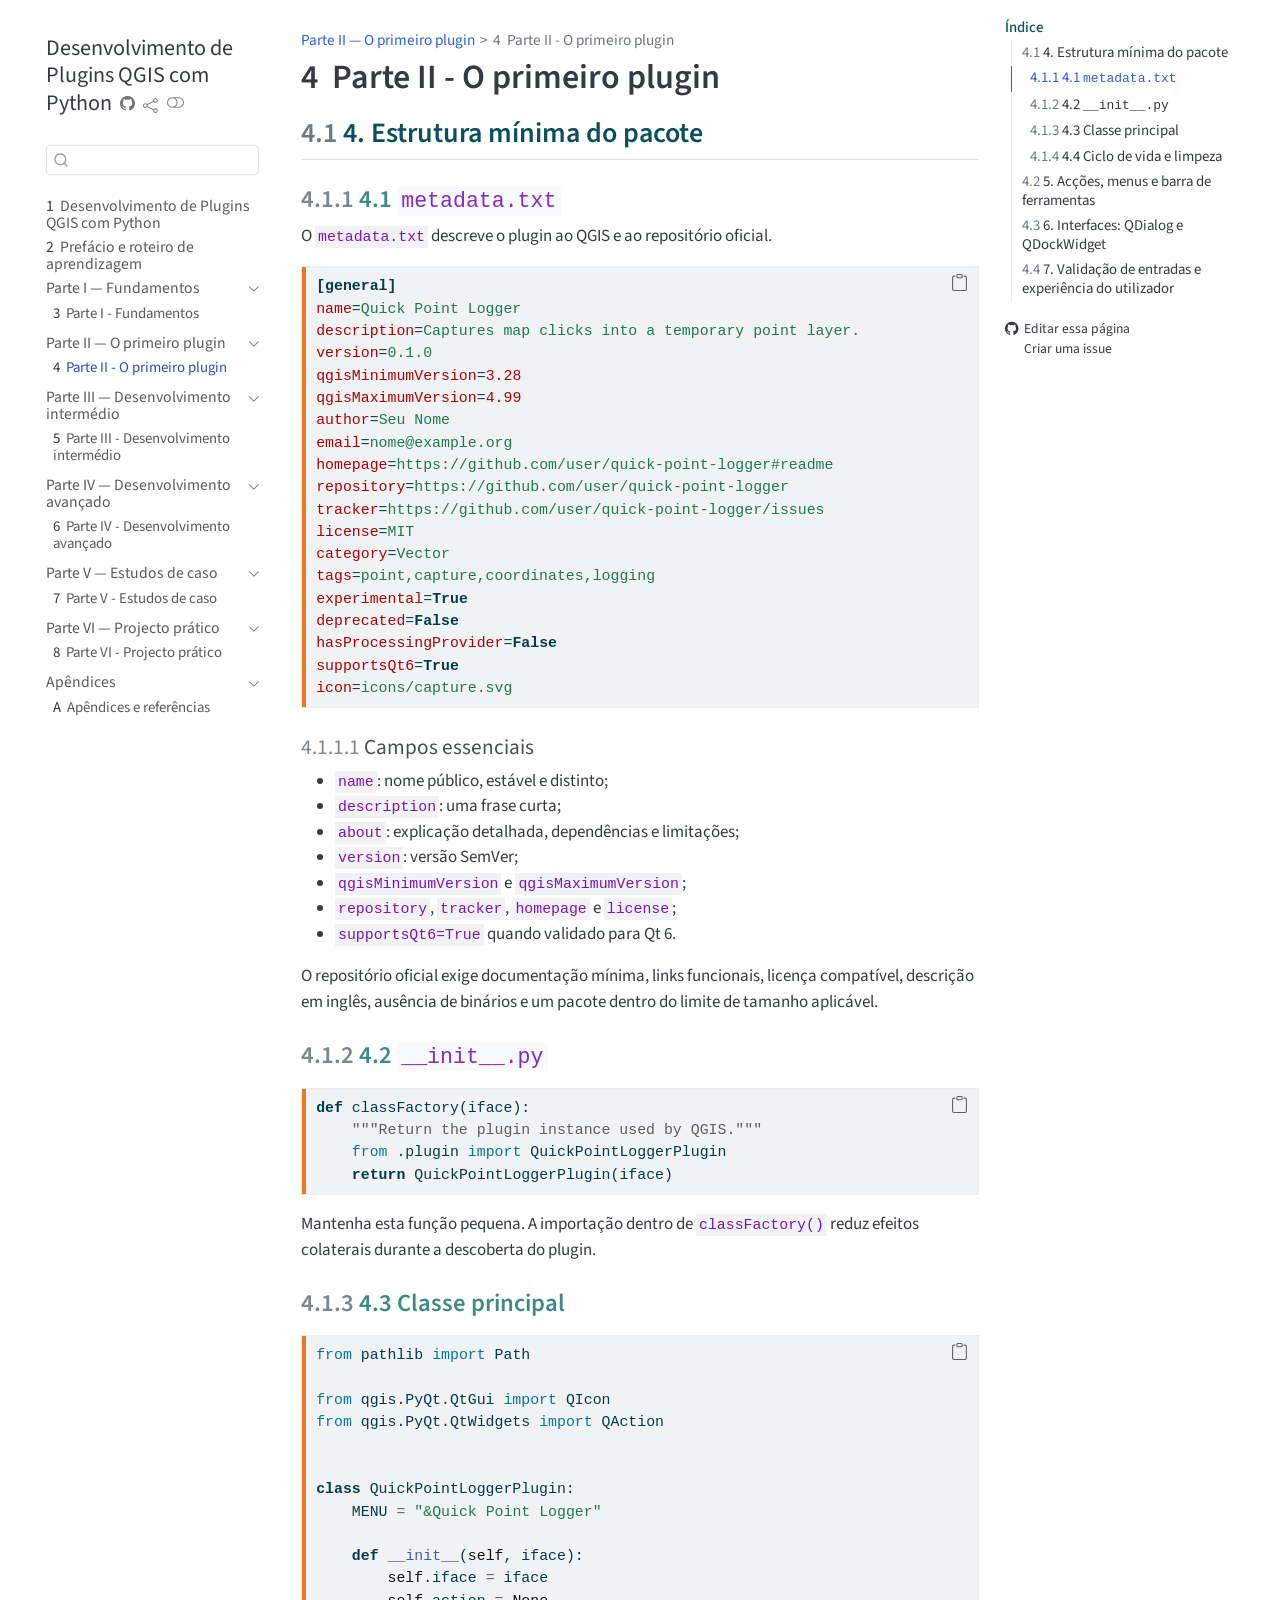
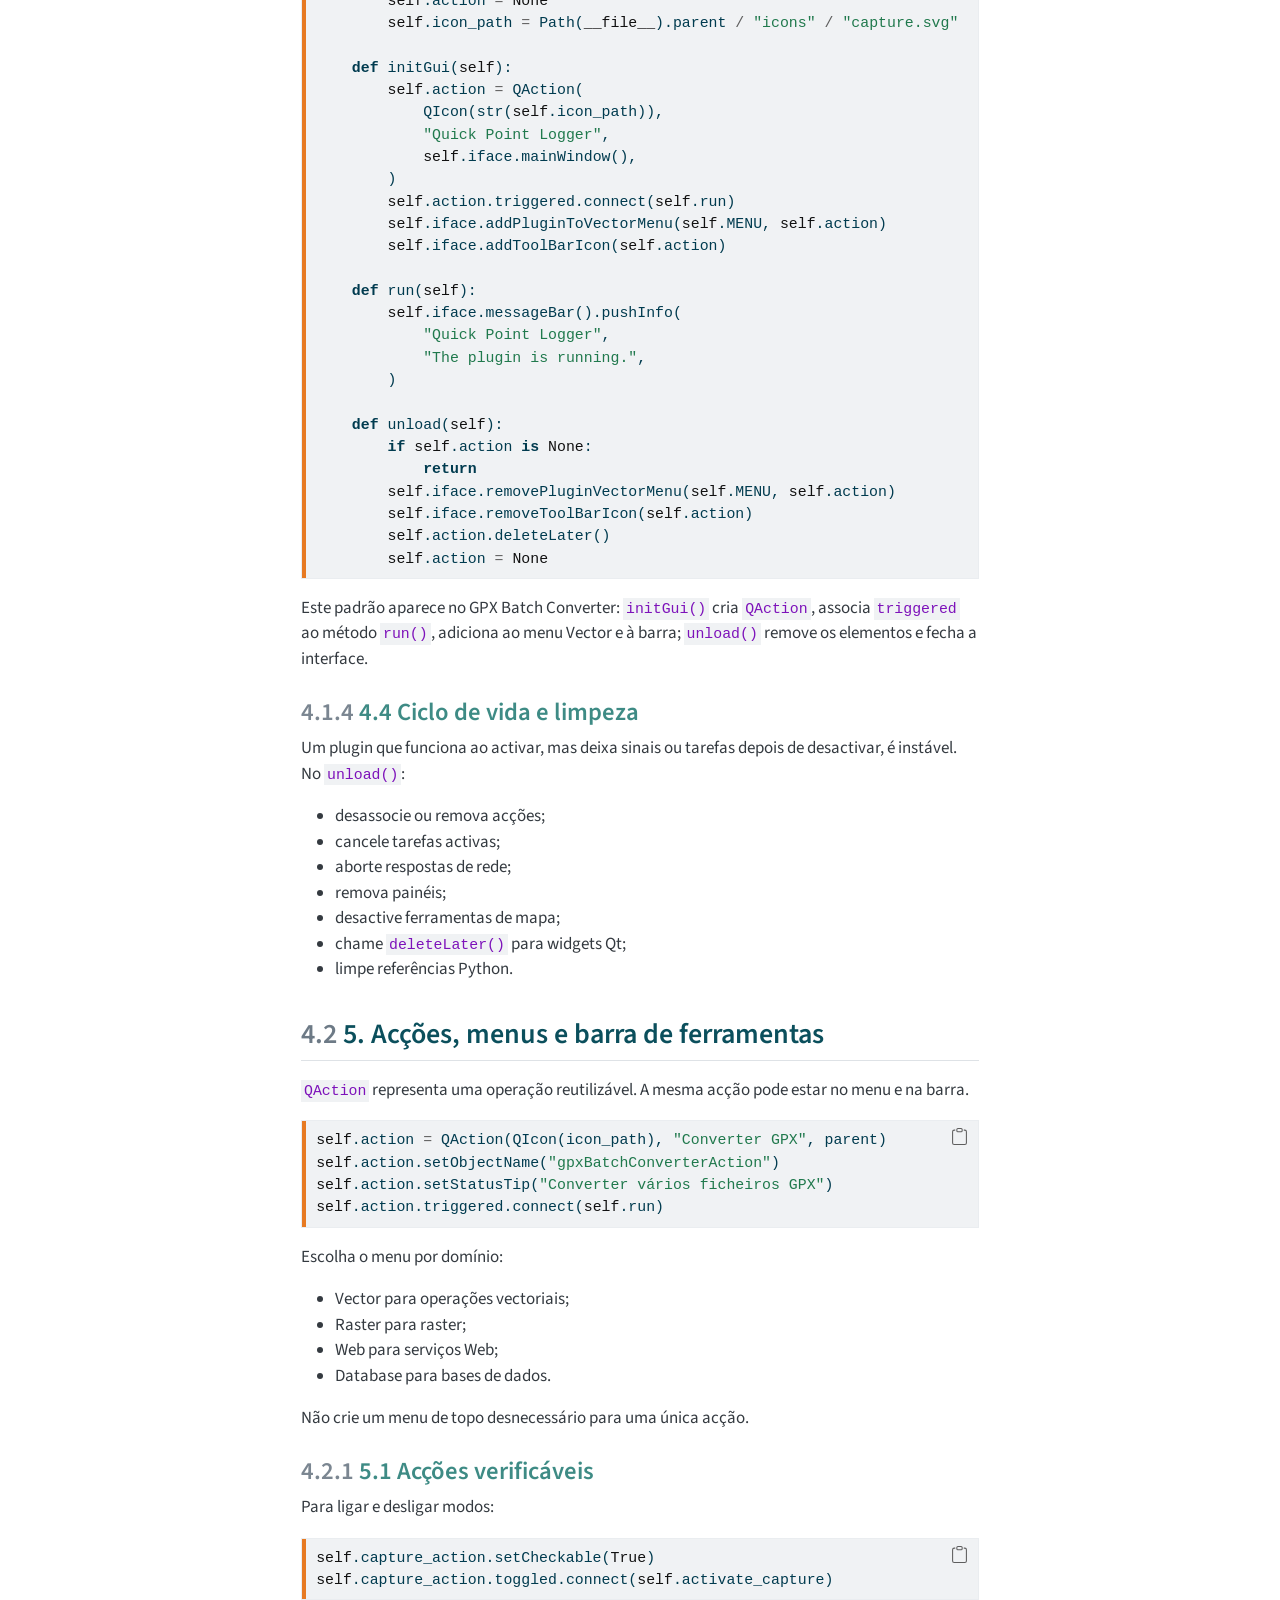
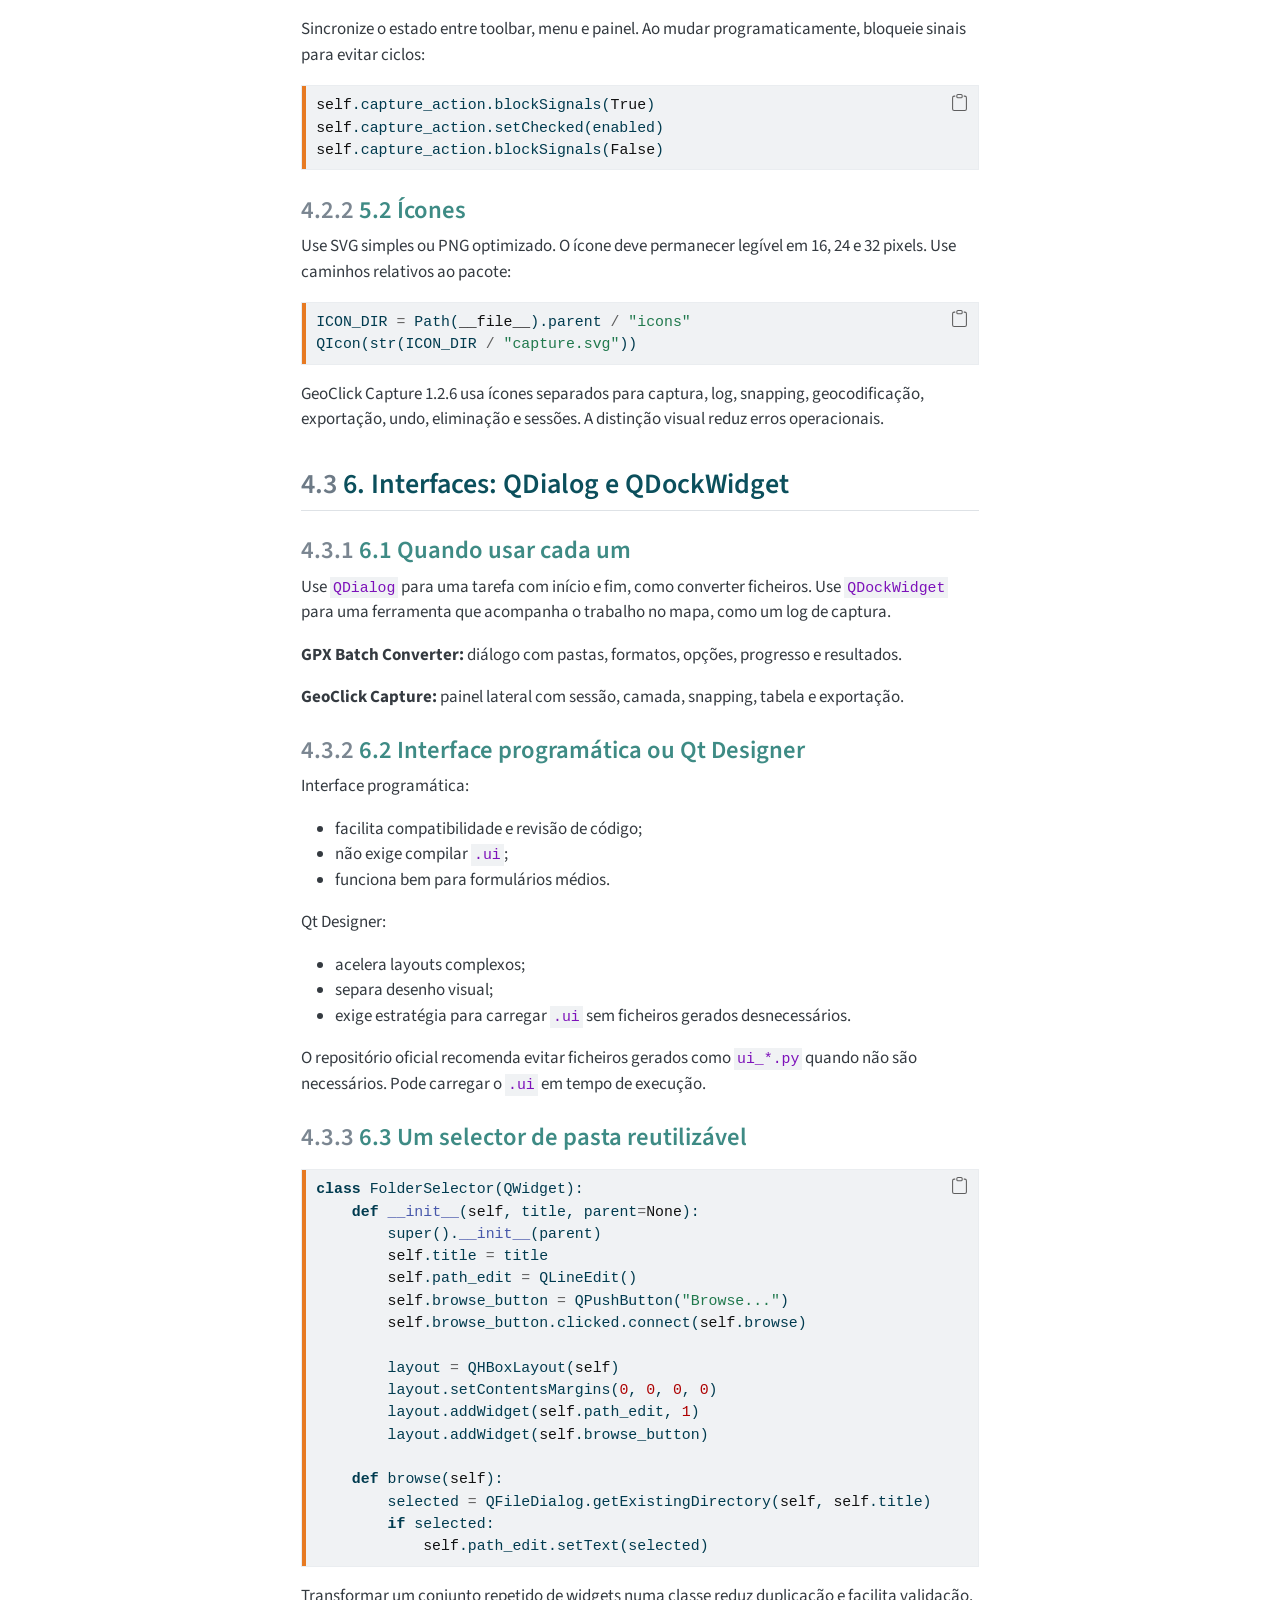
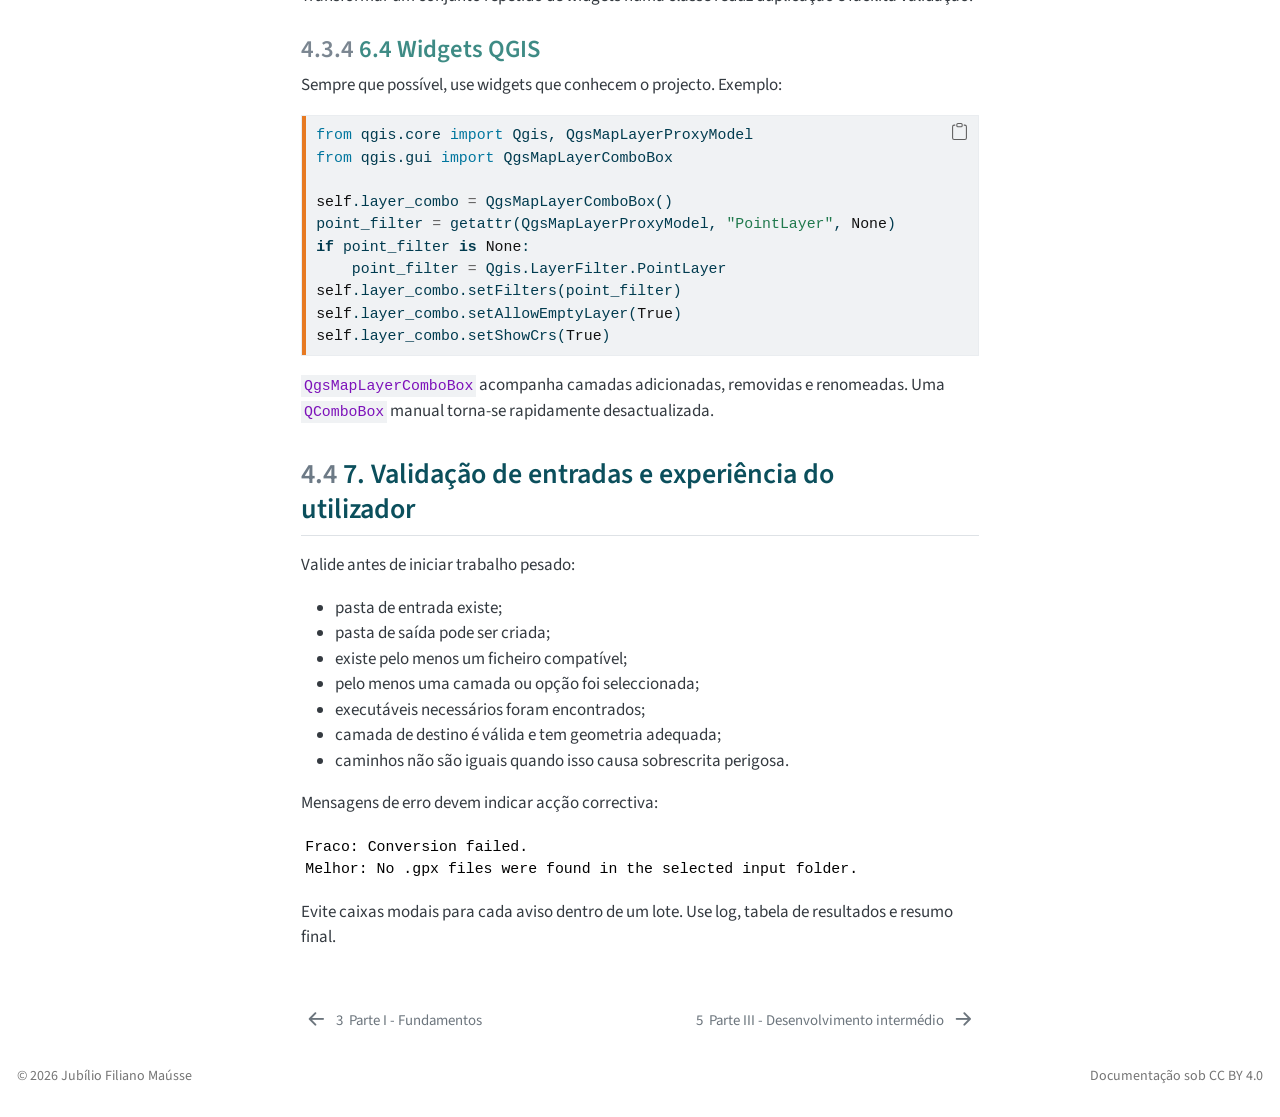
<file: chapters/02-primeiro-plugin.html>
<!DOCTYPE html>
<html xmlns="http://www.w3.org/1999/xhtml" lang="pt-PT" xml:lang="pt-PT"><head>

<meta charset="utf-8">
<meta name="generator" content="quarto-1.10.18">

<meta name="viewport" content="width=device-width, initial-scale=1.0, user-scalable=yes">


<title>4&nbsp; Parte II - O primeiro plugin – Desenvolvimento de Plugins QGIS com Python</title>
<style>
/* Default styles provided by pandoc.
** See https://pandoc.org/MANUAL.html#variables-for-html for config info.
*/
span.smallcaps{font-variant: small-caps;}
div.columns{display: flex; gap: 1.5em;}
div.column{flex: auto;}
@media screen {
div.columns{gap: min(4vw, 1.5em);}
div.column{overflow-x: auto;}
}
div.hanging-indent{margin-left: 1.5em; text-indent: -1.5em;}
ul.task-list{list-style: none;}
ul.task-list li input[type="checkbox"] {
  width: 0.8em;
  margin: 0 0.8em 0.2em -1em; /* quarto-specific, see https://github.com/quarto-dev/quarto-cli/issues/4556 */ 
  vertical-align: middle;
}
/* CSS for syntax highlighting */
html { -webkit-text-size-adjust: 100%; }
pre > code.sourceCode { white-space: pre; position: relative; }
pre > code.sourceCode > span { display: inline-block; line-height: 1.25; }
pre > code.sourceCode > span:empty { height: 1.2em; }
.sourceCode { overflow: visible; }
code.sourceCode > span { color: inherit; text-decoration: inherit; }
div.sourceCode { margin: 1em 0; }
pre.sourceCode { margin: 0; }
@media screen {
div.sourceCode { overflow: auto; }
}
@media print {
pre > code.sourceCode { white-space: pre-wrap; }
pre > code.sourceCode > span { text-indent: -5em; padding-left: 5em; }
}
pre.numberSource code
  { counter-reset: source-line 0; }
pre.numberSource code > span
  { position: relative; left: -4em; counter-increment: source-line; }
pre.numberSource code > span > a:first-child::before
  { content: counter(source-line);
    position: relative; left: -1em; text-align: right; vertical-align: baseline;
    border: none; display: inline-block;
    -webkit-touch-callout: none; -webkit-user-select: none;
    -khtml-user-select: none; -moz-user-select: none;
    -ms-user-select: none; user-select: none;
    padding: 0 4px; width: 4em;
  }
pre.numberSource { margin-left: 3em;  padding-left: 4px; }
div.sourceCode
  {   }
@media screen {
pre > code.sourceCode > span > a:first-child::before { text-decoration: underline; }
}
</style>


<script src="../site_libs/quarto-nav/quarto-nav.js"></script>
<script src="../site_libs/quarto-nav/headroom.min.js"></script>
<script src="../site_libs/clipboard/clipboard.min.js"></script>
<script src="../site_libs/quarto-search/autocomplete.umd.js"></script>
<script src="../site_libs/quarto-search/fuse.min.js"></script>
<script src="../site_libs/quarto-search/quarto-search.js"></script>
<meta name="quarto:offset" content="../">
<link href="../chapters/03-desenvolvimento-intermedio.html" rel="next">
<link href="../chapters/01-fundamentos.html" rel="prev">
<script src="../site_libs/quarto-html/quarto.js" type="module"></script>
<script src="../site_libs/quarto-html/tabsets/tabsets.js" type="module"></script>
<script src="../site_libs/quarto-html/popper.min.js"></script>
<script src="../site_libs/quarto-html/tippy.umd.min.js"></script>
<script src="../site_libs/quarto-html/anchor.min.js"></script>
<link href="../site_libs/quarto-html/tippy.css" rel="stylesheet">
<link href="../site_libs/quarto-html/quarto-syntax-highlighting-64a204ab8560d761af7679ceaba22944.css" rel="stylesheet" class="quarto-color-scheme" id="quarto-text-highlighting-styles">
<link href="../site_libs/quarto-html/quarto-syntax-highlighting-dark-b85bc7c33db8c58e0ec93c3465666fed.css" rel="stylesheet" class="quarto-color-scheme quarto-color-alternate" id="quarto-text-highlighting-styles">
<link href="../site_libs/quarto-html/quarto-syntax-highlighting-64a204ab8560d761af7679ceaba22944.css" rel="stylesheet" class="quarto-color-scheme-extra" id="quarto-text-highlighting-styles">
<script src="../site_libs/bootstrap/bootstrap.min.js"></script>
<link href="../site_libs/bootstrap/bootstrap-icons.css" rel="stylesheet">
<link href="../site_libs/bootstrap/bootstrap-683d4e0d048b158eada5e8077d4cc262.min.css" rel="stylesheet" append-hash="true" class="quarto-color-scheme" id="quarto-bootstrap" data-mode="light">
<link href="../site_libs/bootstrap/bootstrap-dark-27332f4fd0b2a56405d42df7c190b189.min.css" rel="stylesheet" append-hash="true" class="quarto-color-scheme quarto-color-alternate" id="quarto-bootstrap" data-mode="dark">
<link href="../site_libs/bootstrap/bootstrap-683d4e0d048b158eada5e8077d4cc262.min.css" rel="stylesheet" append-hash="true" class="quarto-color-scheme-extra" id="quarto-bootstrap" data-mode="light">
<script id="quarto-search-options" type="application/json">{
  "location": "sidebar",
  "copy-button": false,
  "collapse-after": 3,
  "panel-placement": "start",
  "type": "textbox",
  "limit": 50,
  "keyboard-shortcut": [
    "f",
    "/",
    "s"
  ],
  "show-item-context": false,
  "language": {
    "search-no-results-text": "Nenhum resultado",
    "search-matching-documents-text": "documentos correspondentes",
    "search-copy-link-title": "Copiar link para a busca",
    "search-hide-matches-text": "Esconder correspondências adicionais",
    "search-more-match-text": "mais correspondência neste documento",
    "search-more-matches-text": "mais correspondências neste documento",
    "search-clear-button-title": "Limpar",
    "search-text-placeholder": "",
    "search-detached-cancel-button-title": "Cancelar",
    "search-submit-button-title": "Enviar",
    "search-label": "Procurar"
  }
}</script>


<link rel="stylesheet" href="../styles.css">
</head>

<body class="nav-sidebar floating quarto-light"><script id="quarto-html-before-body" type="application/javascript">
    const toggleBodyColorMode = (bsSheetEl) => {
      const mode = bsSheetEl.getAttribute("data-mode");
      const bodyEl = window.document.querySelector("body");
      if (mode === "dark") {
        bodyEl.classList.add("quarto-dark");
        bodyEl.classList.remove("quarto-light");
      } else {
        bodyEl.classList.add("quarto-light");
        bodyEl.classList.remove("quarto-dark");
      }
    }
    const toggleBodyColorPrimary = () => {
      const bsSheetEl = window.document.querySelector("link#quarto-bootstrap:not([rel=disabled-stylesheet])");
      if (bsSheetEl) {
        toggleBodyColorMode(bsSheetEl);
      }
    }
    const setColorSchemeToggle = (alternate) => {
      const toggles = window.document.querySelectorAll('.quarto-color-scheme-toggle');
      for (let i=0; i < toggles.length; i++) {
        const toggle = toggles[i];
        if (toggle) {
          if (alternate) {
            toggle.classList.add("alternate");
          } else {
            toggle.classList.remove("alternate");
          }
        }
      }
    };
    const toggleColorMode = (alternate) => {
      // Switch the stylesheets
      const primaryStylesheets = window.document.querySelectorAll('link.quarto-color-scheme:not(.quarto-color-alternate)');
      const alternateStylesheets = window.document.querySelectorAll('link.quarto-color-scheme.quarto-color-alternate');
      manageTransitions('#quarto-margin-sidebar .nav-link', false);
      if (alternate) {
        // note: dark is layered on light, we don't disable primary!
        enableStylesheet(alternateStylesheets);
        for (const sheetNode of alternateStylesheets) {
          if (sheetNode.id === "quarto-bootstrap") {
            toggleBodyColorMode(sheetNode);
          }
        }
      } else {
        disableStylesheet(alternateStylesheets);
        enableStylesheet(primaryStylesheets)
        toggleBodyColorPrimary();
      }
      manageTransitions('#quarto-margin-sidebar .nav-link', true);
      // Switch the toggles
      setColorSchemeToggle(alternate)
      // Hack to workaround the fact that safari doesn't
      // properly recolor the scrollbar when toggling (#1455)
      if (navigator.userAgent.indexOf('Safari') > 0 && navigator.userAgent.indexOf('Chrome') == -1) {
        manageTransitions("body", false);
        window.scrollTo(0, 1);
        setTimeout(() => {
          window.scrollTo(0, 0);
          manageTransitions("body", true);
        }, 40);
      }
    }
    const disableStylesheet = (stylesheets) => {
      for (let i=0; i < stylesheets.length; i++) {
        const stylesheet = stylesheets[i];
        stylesheet.rel = 'disabled-stylesheet';
      }
    }
    const enableStylesheet = (stylesheets) => {
      for (let i=0; i < stylesheets.length; i++) {
        const stylesheet = stylesheets[i];
        if(stylesheet.rel !== 'stylesheet') { // for Chrome, which will still FOUC without this check
          stylesheet.rel = 'stylesheet';
        }
      }
    }
    const manageTransitions = (selector, allowTransitions) => {
      const els = window.document.querySelectorAll(selector);
      for (let i=0; i < els.length; i++) {
        const el = els[i];
        if (allowTransitions) {
          el.classList.remove('notransition');
        } else {
          el.classList.add('notransition');
        }
      }
    }
    const isFileUrl = () => {
      return window.location.protocol === 'file:';
    }
    const hasAlternateSentinel = () => {
      let styleSentinel = getColorSchemeSentinel();
      if (styleSentinel !== null) {
        return styleSentinel === "alternate";
      } else {
        return false;
      }
    }
    const setStyleSentinel = (alternate) => {
      const value = alternate ? "alternate" : "default";
      if (!isFileUrl()) {
        window.localStorage.setItem("quarto-color-scheme", value);
      } else {
        localAlternateSentinel = value;
      }
    }
    const getColorSchemeSentinel = () => {
      if (!isFileUrl()) {
        const storageValue = window.localStorage.getItem("quarto-color-scheme");
        return storageValue != null ? storageValue : localAlternateSentinel;
      } else {
        return localAlternateSentinel;
      }
    }
    const toggleGiscusIfUsed = (isAlternate, darkModeDefault) => {
      const baseTheme = document.querySelector('#giscus-base-theme')?.value ?? 'light';
      const alternateTheme = document.querySelector('#giscus-alt-theme')?.value ?? 'dark';
      let newTheme = '';
      if(authorPrefersDark) {
        newTheme = isAlternate ? baseTheme : alternateTheme;
      } else {
        newTheme = isAlternate ? alternateTheme : baseTheme;
      }
      const changeGiscusTheme = () => {
        // From: https://github.com/giscus/giscus/issues/336
        const sendMessage = (message) => {
          const iframe = document.querySelector('iframe.giscus-frame');
          if (!iframe) return;
          iframe.contentWindow.postMessage({ giscus: message }, 'https://giscus.app');
        }
        sendMessage({
          setConfig: {
            theme: newTheme
          }
        });
      }
      const isGiscussLoaded = window.document.querySelector('iframe.giscus-frame') !== null;
      if (isGiscussLoaded) {
        changeGiscusTheme();
      }
    };
    const authorPrefersDark = false;
    const darkModeDefault = authorPrefersDark;
      document.querySelector('link#quarto-text-highlighting-styles.quarto-color-scheme-extra').rel = 'disabled-stylesheet';
      document.querySelector('link#quarto-bootstrap.quarto-color-scheme-extra').rel = 'disabled-stylesheet';
    let localAlternateSentinel = darkModeDefault ? 'alternate' : 'default';
    // Dark / light mode switch
    window.quartoToggleColorScheme = () => {
      // Read the current dark / light value
      let toAlternate = !hasAlternateSentinel();
      toggleColorMode(toAlternate);
      setStyleSentinel(toAlternate);
      toggleGiscusIfUsed(toAlternate, darkModeDefault);
      window.dispatchEvent(new Event('resize'));
    };
    // Switch to dark mode if need be
    if (hasAlternateSentinel()) {
      toggleColorMode(true);
    } else {
      toggleColorMode(false);
    }
  </script>

<div id="quarto-search-results"></div>
  <header id="quarto-header" class="headroom fixed-top">
  <nav class="quarto-secondary-nav">
    <div class="container-fluid d-flex">
      <button type="button" class="quarto-btn-toggle btn" data-bs-toggle="collapse" role="button" data-bs-target=".quarto-sidebar-collapse-item" aria-controls="quarto-sidebar" aria-expanded="false" aria-label="Alternar barra lateral" onclick="if (window.quartoToggleHeadroom) { window.quartoToggleHeadroom(); }">
        <i class="bi bi-layout-text-sidebar-reverse"></i>
      </button>
        <nav class="quarto-page-breadcrumbs" aria-label="breadcrumb"><ol class="breadcrumb"><li class="breadcrumb-item"><a href="../chapters/02-primeiro-plugin.html">Parte II — O primeiro plugin</a></li><li class="breadcrumb-item"><a href="../chapters/02-primeiro-plugin.html"><span class="chapter-number">4</span>&nbsp; <span class="chapter-title">Parte II - O primeiro plugin</span></a></li></ol></nav>
        <a class="flex-grow-1" role="navigation" data-bs-toggle="collapse" data-bs-target=".quarto-sidebar-collapse-item" aria-controls="quarto-sidebar" aria-expanded="false" aria-label="Alternar barra lateral" onclick="if (window.quartoToggleHeadroom) { window.quartoToggleHeadroom(); }">      
        </a>
      <button type="button" class="btn quarto-search-button" aria-label="Procurar" onclick="window.quartoOpenSearch();">
        <i class="bi bi-search"></i>
      </button>
    </div>
  </nav>
</header>
<!-- content -->
<div id="quarto-content" class="quarto-container page-columns page-rows-contents page-layout-article">
<!-- sidebar -->
  <nav id="quarto-sidebar" class="sidebar collapse collapse-horizontal quarto-sidebar-collapse-item sidebar-navigation floating overflow-auto">
    <div class="pt-lg-2 mt-2 text-left sidebar-header">
    <div class="sidebar-title mb-0 py-0">
      <a href="../">Desenvolvimento de Plugins QGIS com Python</a> 
        <div class="sidebar-tools-main tools-wide">
    <a href="https://github.com/Jubilio/qgis-plugin-development-manual" title="Código fonte" class="quarto-navigation-tool px-1" aria-label="Código fonte"><i class="bi bi-github"></i></a>
    <div class="dropdown">
      <a href="" title="Share" id="quarto-navigation-tool-dropdown-0" class="quarto-navigation-tool dropdown-toggle px-1" data-bs-toggle="dropdown" aria-expanded="false" role="link" aria-label="Share"><i class="bi bi-share"></i></a>
      <ul class="dropdown-menu" aria-labelledby="quarto-navigation-tool-dropdown-0">
          <li>
            <a class="dropdown-item sidebar-tools-main-item" href="https://www.linkedin.com/sharing/share-offsite/?url=|url|">
              <i class="bi bi-linkedin pe-1"></i>
            LinkedIn
            </a>
          </li>
          <li>
            <a class="dropdown-item sidebar-tools-main-item" href="https://twitter.com/intent/tweet?url=|url|">
              <i class="bi bi-twitter pe-1"></i>
            Twitter
            </a>
          </li>
      </ul>
    </div>
  <a href="" class="quarto-color-scheme-toggle quarto-navigation-tool  px-1" onclick="window.quartoToggleColorScheme(); return false;" title="Alternar modo escuro"><i class="bi"></i></a>
</div>
    </div>
      </div>
        <div class="mt-2 flex-shrink-0 align-items-center">
        <div class="sidebar-search">
        <div id="quarto-search" class="" title="Procurar"></div>
        </div>
        </div>
    <div class="sidebar-menu-container"> 
    <ul class="list-unstyled mt-1">
        <li class="sidebar-item">
  <div class="sidebar-item-container"> 
  <a href="../index.html" class="sidebar-item-text sidebar-link">
 <span class="menu-text"><span class="chapter-number">1</span>&nbsp; <span class="chapter-title">Desenvolvimento de Plugins QGIS com Python</span></span></a>
  </div>
</li>
        <li class="sidebar-item">
  <div class="sidebar-item-container"> 
  <a href="../chapters/00-prefacio.html" class="sidebar-item-text sidebar-link">
 <span class="menu-text"><span class="chapter-number">2</span>&nbsp; <span class="chapter-title">Prefácio e roteiro de aprendizagem</span></span></a>
  </div>
</li>
        <li class="sidebar-item sidebar-item-section">
      <div class="sidebar-item-container"> 
            <a class="sidebar-item-text sidebar-link text-start" data-bs-toggle="collapse" data-bs-target="#quarto-sidebar-section-1" role="navigation" aria-expanded="true">
 <span class="menu-text">Parte I — Fundamentos</span></a>
          <a class="sidebar-item-toggle text-start" data-bs-toggle="collapse" data-bs-target="#quarto-sidebar-section-1" role="navigation" aria-expanded="true" aria-label="Alternar seção">
            <i class="bi bi-chevron-right ms-2"></i>
          </a> 
      </div>
      <ul id="quarto-sidebar-section-1" class="collapse list-unstyled sidebar-section depth1 show">  
          <li class="sidebar-item">
  <div class="sidebar-item-container"> 
  <a href="../chapters/01-fundamentos.html" class="sidebar-item-text sidebar-link">
 <span class="menu-text"><span class="chapter-number">3</span>&nbsp; <span class="chapter-title">Parte I - Fundamentos</span></span></a>
  </div>
</li>
      </ul>
  </li>
        <li class="sidebar-item sidebar-item-section">
      <div class="sidebar-item-container"> 
            <a class="sidebar-item-text sidebar-link text-start" data-bs-toggle="collapse" data-bs-target="#quarto-sidebar-section-2" role="navigation" aria-expanded="true">
 <span class="menu-text">Parte II — O primeiro plugin</span></a>
          <a class="sidebar-item-toggle text-start" data-bs-toggle="collapse" data-bs-target="#quarto-sidebar-section-2" role="navigation" aria-expanded="true" aria-label="Alternar seção">
            <i class="bi bi-chevron-right ms-2"></i>
          </a> 
      </div>
      <ul id="quarto-sidebar-section-2" class="collapse list-unstyled sidebar-section depth1 show">  
          <li class="sidebar-item">
  <div class="sidebar-item-container"> 
  <a href="../chapters/02-primeiro-plugin.html" class="sidebar-item-text sidebar-link active">
 <span class="menu-text"><span class="chapter-number">4</span>&nbsp; <span class="chapter-title">Parte II - O primeiro plugin</span></span></a>
  </div>
</li>
      </ul>
  </li>
        <li class="sidebar-item sidebar-item-section">
      <div class="sidebar-item-container"> 
            <a class="sidebar-item-text sidebar-link text-start" data-bs-toggle="collapse" data-bs-target="#quarto-sidebar-section-3" role="navigation" aria-expanded="true">
 <span class="menu-text">Parte III — Desenvolvimento intermédio</span></a>
          <a class="sidebar-item-toggle text-start" data-bs-toggle="collapse" data-bs-target="#quarto-sidebar-section-3" role="navigation" aria-expanded="true" aria-label="Alternar seção">
            <i class="bi bi-chevron-right ms-2"></i>
          </a> 
      </div>
      <ul id="quarto-sidebar-section-3" class="collapse list-unstyled sidebar-section depth1 show">  
          <li class="sidebar-item">
  <div class="sidebar-item-container"> 
  <a href="../chapters/03-desenvolvimento-intermedio.html" class="sidebar-item-text sidebar-link">
 <span class="menu-text"><span class="chapter-number">5</span>&nbsp; <span class="chapter-title">Parte III - Desenvolvimento intermédio</span></span></a>
  </div>
</li>
      </ul>
  </li>
        <li class="sidebar-item sidebar-item-section">
      <div class="sidebar-item-container"> 
            <a class="sidebar-item-text sidebar-link text-start" data-bs-toggle="collapse" data-bs-target="#quarto-sidebar-section-4" role="navigation" aria-expanded="true">
 <span class="menu-text">Parte IV — Desenvolvimento avançado</span></a>
          <a class="sidebar-item-toggle text-start" data-bs-toggle="collapse" data-bs-target="#quarto-sidebar-section-4" role="navigation" aria-expanded="true" aria-label="Alternar seção">
            <i class="bi bi-chevron-right ms-2"></i>
          </a> 
      </div>
      <ul id="quarto-sidebar-section-4" class="collapse list-unstyled sidebar-section depth1 show">  
          <li class="sidebar-item">
  <div class="sidebar-item-container"> 
  <a href="../chapters/04-desenvolvimento-avancado.html" class="sidebar-item-text sidebar-link">
 <span class="menu-text"><span class="chapter-number">6</span>&nbsp; <span class="chapter-title">Parte IV - Desenvolvimento avançado</span></span></a>
  </div>
</li>
      </ul>
  </li>
        <li class="sidebar-item sidebar-item-section">
      <div class="sidebar-item-container"> 
            <a class="sidebar-item-text sidebar-link text-start" data-bs-toggle="collapse" data-bs-target="#quarto-sidebar-section-5" role="navigation" aria-expanded="true">
 <span class="menu-text">Parte V — Estudos de caso</span></a>
          <a class="sidebar-item-toggle text-start" data-bs-toggle="collapse" data-bs-target="#quarto-sidebar-section-5" role="navigation" aria-expanded="true" aria-label="Alternar seção">
            <i class="bi bi-chevron-right ms-2"></i>
          </a> 
      </div>
      <ul id="quarto-sidebar-section-5" class="collapse list-unstyled sidebar-section depth1 show">  
          <li class="sidebar-item">
  <div class="sidebar-item-container"> 
  <a href="../chapters/05-estudos-de-caso.html" class="sidebar-item-text sidebar-link">
 <span class="menu-text"><span class="chapter-number">7</span>&nbsp; <span class="chapter-title">Parte V - Estudos de caso</span></span></a>
  </div>
</li>
      </ul>
  </li>
        <li class="sidebar-item sidebar-item-section">
      <div class="sidebar-item-container"> 
            <a class="sidebar-item-text sidebar-link text-start" data-bs-toggle="collapse" data-bs-target="#quarto-sidebar-section-6" role="navigation" aria-expanded="true">
 <span class="menu-text">Parte VI — Projecto prático</span></a>
          <a class="sidebar-item-toggle text-start" data-bs-toggle="collapse" data-bs-target="#quarto-sidebar-section-6" role="navigation" aria-expanded="true" aria-label="Alternar seção">
            <i class="bi bi-chevron-right ms-2"></i>
          </a> 
      </div>
      <ul id="quarto-sidebar-section-6" class="collapse list-unstyled sidebar-section depth1 show">  
          <li class="sidebar-item">
  <div class="sidebar-item-container"> 
  <a href="../chapters/06-projecto-pratico.html" class="sidebar-item-text sidebar-link">
 <span class="menu-text"><span class="chapter-number">8</span>&nbsp; <span class="chapter-title">Parte VI - Projecto prático</span></span></a>
  </div>
</li>
      </ul>
  </li>
        <li class="sidebar-item sidebar-item-section">
      <div class="sidebar-item-container"> 
            <a class="sidebar-item-text sidebar-link text-start" data-bs-toggle="collapse" data-bs-target="#quarto-sidebar-section-7" role="navigation" aria-expanded="true">
 <span class="menu-text">Apêndices</span></a>
          <a class="sidebar-item-toggle text-start" data-bs-toggle="collapse" data-bs-target="#quarto-sidebar-section-7" role="navigation" aria-expanded="true" aria-label="Alternar seção">
            <i class="bi bi-chevron-right ms-2"></i>
          </a> 
      </div>
      <ul id="quarto-sidebar-section-7" class="collapse list-unstyled sidebar-section depth1 show">  
          <li class="sidebar-item">
  <div class="sidebar-item-container"> 
  <a href="../chapters/07-apendices.html" class="sidebar-item-text sidebar-link">
 <span class="menu-text"><span class="chapter-number">A</span>&nbsp; <span class="chapter-title">Apêndices e referências</span></span></a>
  </div>
</li>
      </ul>
  </li>
    </ul>
    </div>
</nav>
<div id="quarto-sidebar-glass" class="quarto-sidebar-collapse-item" data-bs-toggle="collapse" data-bs-target=".quarto-sidebar-collapse-item"></div>
<!-- margin-sidebar -->
    <div id="quarto-margin-sidebar" class="sidebar margin-sidebar">
        <nav id="TOC" role="doc-toc" class="toc-active">
    <h2 id="toc-title">Índice</h2>
   
  <ul>
  <li><a href="#estrutura-mínima-do-pacote" id="toc-estrutura-mínima-do-pacote" class="nav-link active" data-scroll-target="#estrutura-mínima-do-pacote"><span class="header-section-number">4.1</span> 4. Estrutura mínima do pacote</a>
  <ul class="collapse">
  <li><a href="#metadata.txt" id="toc-metadata.txt" class="nav-link" data-scroll-target="#metadata.txt"><span class="header-section-number">4.1.1</span> 4.1 <code>metadata.txt</code></a></li>
  <li><a href="#init__.py" id="toc-init__.py" class="nav-link" data-scroll-target="#init__.py"><span class="header-section-number">4.1.2</span> 4.2 <code>__init__.py</code></a></li>
  <li><a href="#classe-principal" id="toc-classe-principal" class="nav-link" data-scroll-target="#classe-principal"><span class="header-section-number">4.1.3</span> 4.3 Classe principal</a></li>
  <li><a href="#ciclo-de-vida-e-limpeza" id="toc-ciclo-de-vida-e-limpeza" class="nav-link" data-scroll-target="#ciclo-de-vida-e-limpeza"><span class="header-section-number">4.1.4</span> 4.4 Ciclo de vida e limpeza</a></li>
  </ul></li>
  <li><a href="#acções-menus-e-barra-de-ferramentas" id="toc-acções-menus-e-barra-de-ferramentas" class="nav-link" data-scroll-target="#acções-menus-e-barra-de-ferramentas"><span class="header-section-number">4.2</span> 5. Acções, menus e barra de ferramentas</a>
  <ul class="collapse">
  <li><a href="#acções-verificáveis" id="toc-acções-verificáveis" class="nav-link" data-scroll-target="#acções-verificáveis"><span class="header-section-number">4.2.1</span> 5.1 Acções verificáveis</a></li>
  <li><a href="#ícones" id="toc-ícones" class="nav-link" data-scroll-target="#ícones"><span class="header-section-number">4.2.2</span> 5.2 Ícones</a></li>
  </ul></li>
  <li><a href="#interfaces-qdialog-e-qdockwidget" id="toc-interfaces-qdialog-e-qdockwidget" class="nav-link" data-scroll-target="#interfaces-qdialog-e-qdockwidget"><span class="header-section-number">4.3</span> 6. Interfaces: QDialog e QDockWidget</a>
  <ul class="collapse">
  <li><a href="#quando-usar-cada-um" id="toc-quando-usar-cada-um" class="nav-link" data-scroll-target="#quando-usar-cada-um"><span class="header-section-number">4.3.1</span> 6.1 Quando usar cada um</a></li>
  <li><a href="#interface-programática-ou-qt-designer" id="toc-interface-programática-ou-qt-designer" class="nav-link" data-scroll-target="#interface-programática-ou-qt-designer"><span class="header-section-number">4.3.2</span> 6.2 Interface programática ou Qt Designer</a></li>
  <li><a href="#um-selector-de-pasta-reutilizável" id="toc-um-selector-de-pasta-reutilizável" class="nav-link" data-scroll-target="#um-selector-de-pasta-reutilizável"><span class="header-section-number">4.3.3</span> 6.3 Um selector de pasta reutilizável</a></li>
  <li><a href="#widgets-qgis" id="toc-widgets-qgis" class="nav-link" data-scroll-target="#widgets-qgis"><span class="header-section-number">4.3.4</span> 6.4 Widgets QGIS</a></li>
  </ul></li>
  <li><a href="#validação-de-entradas-e-experiência-do-utilizador" id="toc-validação-de-entradas-e-experiência-do-utilizador" class="nav-link" data-scroll-target="#validação-de-entradas-e-experiência-do-utilizador"><span class="header-section-number">4.4</span> 7. Validação de entradas e experiência do utilizador</a></li>
  </ul>
<div class="toc-actions"><ul><li><a href="https://github.com/Jubilio/qgis-plugin-development-manual/edit/main/chapters/02-primeiro-plugin.qmd" class="toc-action"><i class="bi bi-github"></i>Editar essa página</a></li><li><a href="https://github.com/Jubilio/qgis-plugin-development-manual/issues/new" class="toc-action"><i class="bi empty"></i>Criar uma issue</a></li></ul></div></nav>
    </div>
<!-- main -->
<main class="content" id="quarto-document-content">


<header id="title-block-header" class="quarto-title-block default"><nav class="quarto-page-breadcrumbs quarto-title-breadcrumbs d-none d-lg-block" aria-label="breadcrumb"><ol class="breadcrumb"><li class="breadcrumb-item"><a href="../chapters/02-primeiro-plugin.html">Parte II — O primeiro plugin</a></li><li class="breadcrumb-item"><a href="../chapters/02-primeiro-plugin.html"><span class="chapter-number">4</span>&nbsp; <span class="chapter-title">Parte II - O primeiro plugin</span></a></li></ol></nav>
<div class="quarto-title">
<h1 class="title"><span class="chapter-number">4</span>&nbsp; <span class="chapter-title">Parte II - O primeiro plugin</span></h1>
</div>



<div class="quarto-title-meta">

    
  
    
  </div>
  


</header>


<section id="estrutura-mínima-do-pacote" class="level2" data-number="4.1">
<h2 data-number="4.1" class="anchored" data-anchor-id="estrutura-mínima-do-pacote"><span class="header-section-number">4.1</span> 4. Estrutura mínima do pacote</h2>
<section id="metadata.txt" class="level3" data-number="4.1.1">
<h3 data-number="4.1.1" class="anchored" data-anchor-id="metadata.txt"><span class="header-section-number">4.1.1</span> 4.1 <code>metadata.txt</code></h3>
<p>O <code>metadata.txt</code> descreve o plugin ao QGIS e ao repositório oficial.</p>
<div class="code-copy-outer-scaffold"><div class="sourceCode" id="cb1"><pre class="sourceCode ini code-with-copy"><code class="sourceCode ini"><span id="cb1-1"><a href="#cb1-1" aria-hidden="true" tabindex="-1"></a><span class="kw">[general]</span></span>
<span id="cb1-2"><a href="#cb1-2" aria-hidden="true" tabindex="-1"></a><span class="dt">name</span><span class="ot">=</span><span class="st">Quick Point Logger</span></span>
<span id="cb1-3"><a href="#cb1-3" aria-hidden="true" tabindex="-1"></a><span class="dt">description</span><span class="ot">=</span><span class="st">Captures map clicks into a temporary point layer.</span></span>
<span id="cb1-4"><a href="#cb1-4" aria-hidden="true" tabindex="-1"></a><span class="dt">version</span><span class="ot">=</span><span class="st">0.1.0</span></span>
<span id="cb1-5"><a href="#cb1-5" aria-hidden="true" tabindex="-1"></a><span class="dt">qgisMinimumVersion</span><span class="ot">=</span><span class="fl">3.28</span></span>
<span id="cb1-6"><a href="#cb1-6" aria-hidden="true" tabindex="-1"></a><span class="dt">qgisMaximumVersion</span><span class="ot">=</span><span class="fl">4.99</span></span>
<span id="cb1-7"><a href="#cb1-7" aria-hidden="true" tabindex="-1"></a><span class="dt">author</span><span class="ot">=</span><span class="st">Seu Nome</span></span>
<span id="cb1-8"><a href="#cb1-8" aria-hidden="true" tabindex="-1"></a><span class="dt">email</span><span class="ot">=</span><span class="st">nome@example.org</span></span>
<span id="cb1-9"><a href="#cb1-9" aria-hidden="true" tabindex="-1"></a><span class="dt">homepage</span><span class="ot">=</span><span class="st">https://github.com/user/quick-point-logger#readme</span></span>
<span id="cb1-10"><a href="#cb1-10" aria-hidden="true" tabindex="-1"></a><span class="dt">repository</span><span class="ot">=</span><span class="st">https://github.com/user/quick-point-logger</span></span>
<span id="cb1-11"><a href="#cb1-11" aria-hidden="true" tabindex="-1"></a><span class="dt">tracker</span><span class="ot">=</span><span class="st">https://github.com/user/quick-point-logger/issues</span></span>
<span id="cb1-12"><a href="#cb1-12" aria-hidden="true" tabindex="-1"></a><span class="dt">license</span><span class="ot">=</span><span class="st">MIT</span></span>
<span id="cb1-13"><a href="#cb1-13" aria-hidden="true" tabindex="-1"></a><span class="dt">category</span><span class="ot">=</span><span class="st">Vector</span></span>
<span id="cb1-14"><a href="#cb1-14" aria-hidden="true" tabindex="-1"></a><span class="dt">tags</span><span class="ot">=</span><span class="st">point,capture,coordinates,logging</span></span>
<span id="cb1-15"><a href="#cb1-15" aria-hidden="true" tabindex="-1"></a><span class="dt">experimental</span><span class="ot">=</span><span class="kw">True</span></span>
<span id="cb1-16"><a href="#cb1-16" aria-hidden="true" tabindex="-1"></a><span class="dt">deprecated</span><span class="ot">=</span><span class="kw">False</span></span>
<span id="cb1-17"><a href="#cb1-17" aria-hidden="true" tabindex="-1"></a><span class="dt">hasProcessingProvider</span><span class="ot">=</span><span class="kw">False</span></span>
<span id="cb1-18"><a href="#cb1-18" aria-hidden="true" tabindex="-1"></a><span class="dt">supportsQt6</span><span class="ot">=</span><span class="kw">True</span></span>
<span id="cb1-19"><a href="#cb1-19" aria-hidden="true" tabindex="-1"></a><span class="dt">icon</span><span class="ot">=</span><span class="st">icons/capture.svg</span></span></code></pre></div><button title="Copiar para a área de transferência" class="code-copy-button"><i class="bi"></i></button></div>
<section id="campos-essenciais" class="level4" data-number="4.1.1.1">
<h4 data-number="4.1.1.1" class="anchored" data-anchor-id="campos-essenciais"><span class="header-section-number">4.1.1.1</span> Campos essenciais</h4>
<ul>
<li><code>name</code>: nome público, estável e distinto;</li>
<li><code>description</code>: uma frase curta;</li>
<li><code>about</code>: explicação detalhada, dependências e limitações;</li>
<li><code>version</code>: versão SemVer;</li>
<li><code>qgisMinimumVersion</code> e <code>qgisMaximumVersion</code>;</li>
<li><code>repository</code>, <code>tracker</code>, <code>homepage</code> e <code>license</code>;</li>
<li><code>supportsQt6=True</code> quando validado para Qt 6.</li>
</ul>
<p>O repositório oficial exige documentação mínima, links funcionais, licença compatível, descrição em inglês, ausência de binários e um pacote dentro do limite de tamanho aplicável.</p>
</section>
</section>
<section id="init__.py" class="level3" data-number="4.1.2">
<h3 data-number="4.1.2" class="anchored" data-anchor-id="init__.py"><span class="header-section-number">4.1.2</span> 4.2 <code>__init__.py</code></h3>
<div class="code-copy-outer-scaffold"><div class="sourceCode" id="cb2"><pre class="sourceCode python code-with-copy"><code class="sourceCode python"><span id="cb2-1"><a href="#cb2-1" aria-hidden="true" tabindex="-1"></a><span class="kw">def</span> classFactory(iface):</span>
<span id="cb2-2"><a href="#cb2-2" aria-hidden="true" tabindex="-1"></a>    <span class="co">"""Return the plugin instance used by QGIS."""</span></span>
<span id="cb2-3"><a href="#cb2-3" aria-hidden="true" tabindex="-1"></a>    <span class="im">from</span> .plugin <span class="im">import</span> QuickPointLoggerPlugin</span>
<span id="cb2-4"><a href="#cb2-4" aria-hidden="true" tabindex="-1"></a>    <span class="cf">return</span> QuickPointLoggerPlugin(iface)</span></code></pre></div><button title="Copiar para a área de transferência" class="code-copy-button"><i class="bi"></i></button></div>
<p>Mantenha esta função pequena. A importação dentro de <code>classFactory()</code> reduz efeitos colaterais durante a descoberta do plugin.</p>
</section>
<section id="classe-principal" class="level3" data-number="4.1.3">
<h3 data-number="4.1.3" class="anchored" data-anchor-id="classe-principal"><span class="header-section-number">4.1.3</span> 4.3 Classe principal</h3>
<div class="code-copy-outer-scaffold"><div class="sourceCode" id="cb3"><pre class="sourceCode python code-with-copy"><code class="sourceCode python"><span id="cb3-1"><a href="#cb3-1" aria-hidden="true" tabindex="-1"></a><span class="im">from</span> pathlib <span class="im">import</span> Path</span>
<span id="cb3-2"><a href="#cb3-2" aria-hidden="true" tabindex="-1"></a></span>
<span id="cb3-3"><a href="#cb3-3" aria-hidden="true" tabindex="-1"></a><span class="im">from</span> qgis.PyQt.QtGui <span class="im">import</span> QIcon</span>
<span id="cb3-4"><a href="#cb3-4" aria-hidden="true" tabindex="-1"></a><span class="im">from</span> qgis.PyQt.QtWidgets <span class="im">import</span> QAction</span>
<span id="cb3-5"><a href="#cb3-5" aria-hidden="true" tabindex="-1"></a></span>
<span id="cb3-6"><a href="#cb3-6" aria-hidden="true" tabindex="-1"></a></span>
<span id="cb3-7"><a href="#cb3-7" aria-hidden="true" tabindex="-1"></a><span class="kw">class</span> QuickPointLoggerPlugin:</span>
<span id="cb3-8"><a href="#cb3-8" aria-hidden="true" tabindex="-1"></a>    MENU <span class="op">=</span> <span class="st">"&amp;Quick Point Logger"</span></span>
<span id="cb3-9"><a href="#cb3-9" aria-hidden="true" tabindex="-1"></a></span>
<span id="cb3-10"><a href="#cb3-10" aria-hidden="true" tabindex="-1"></a>    <span class="kw">def</span> <span class="fu">__init__</span>(<span class="va">self</span>, iface):</span>
<span id="cb3-11"><a href="#cb3-11" aria-hidden="true" tabindex="-1"></a>        <span class="va">self</span>.iface <span class="op">=</span> iface</span>
<span id="cb3-12"><a href="#cb3-12" aria-hidden="true" tabindex="-1"></a>        <span class="va">self</span>.action <span class="op">=</span> <span class="va">None</span></span>
<span id="cb3-13"><a href="#cb3-13" aria-hidden="true" tabindex="-1"></a>        <span class="va">self</span>.icon_path <span class="op">=</span> Path(<span class="va">__file__</span>).parent <span class="op">/</span> <span class="st">"icons"</span> <span class="op">/</span> <span class="st">"capture.svg"</span></span>
<span id="cb3-14"><a href="#cb3-14" aria-hidden="true" tabindex="-1"></a></span>
<span id="cb3-15"><a href="#cb3-15" aria-hidden="true" tabindex="-1"></a>    <span class="kw">def</span> initGui(<span class="va">self</span>):</span>
<span id="cb3-16"><a href="#cb3-16" aria-hidden="true" tabindex="-1"></a>        <span class="va">self</span>.action <span class="op">=</span> QAction(</span>
<span id="cb3-17"><a href="#cb3-17" aria-hidden="true" tabindex="-1"></a>            QIcon(<span class="bu">str</span>(<span class="va">self</span>.icon_path)),</span>
<span id="cb3-18"><a href="#cb3-18" aria-hidden="true" tabindex="-1"></a>            <span class="st">"Quick Point Logger"</span>,</span>
<span id="cb3-19"><a href="#cb3-19" aria-hidden="true" tabindex="-1"></a>            <span class="va">self</span>.iface.mainWindow(),</span>
<span id="cb3-20"><a href="#cb3-20" aria-hidden="true" tabindex="-1"></a>        )</span>
<span id="cb3-21"><a href="#cb3-21" aria-hidden="true" tabindex="-1"></a>        <span class="va">self</span>.action.triggered.<span class="ex">connect</span>(<span class="va">self</span>.run)</span>
<span id="cb3-22"><a href="#cb3-22" aria-hidden="true" tabindex="-1"></a>        <span class="va">self</span>.iface.addPluginToVectorMenu(<span class="va">self</span>.MENU, <span class="va">self</span>.action)</span>
<span id="cb3-23"><a href="#cb3-23" aria-hidden="true" tabindex="-1"></a>        <span class="va">self</span>.iface.addToolBarIcon(<span class="va">self</span>.action)</span>
<span id="cb3-24"><a href="#cb3-24" aria-hidden="true" tabindex="-1"></a></span>
<span id="cb3-25"><a href="#cb3-25" aria-hidden="true" tabindex="-1"></a>    <span class="kw">def</span> run(<span class="va">self</span>):</span>
<span id="cb3-26"><a href="#cb3-26" aria-hidden="true" tabindex="-1"></a>        <span class="va">self</span>.iface.messageBar().pushInfo(</span>
<span id="cb3-27"><a href="#cb3-27" aria-hidden="true" tabindex="-1"></a>            <span class="st">"Quick Point Logger"</span>,</span>
<span id="cb3-28"><a href="#cb3-28" aria-hidden="true" tabindex="-1"></a>            <span class="st">"The plugin is running."</span>,</span>
<span id="cb3-29"><a href="#cb3-29" aria-hidden="true" tabindex="-1"></a>        )</span>
<span id="cb3-30"><a href="#cb3-30" aria-hidden="true" tabindex="-1"></a></span>
<span id="cb3-31"><a href="#cb3-31" aria-hidden="true" tabindex="-1"></a>    <span class="kw">def</span> unload(<span class="va">self</span>):</span>
<span id="cb3-32"><a href="#cb3-32" aria-hidden="true" tabindex="-1"></a>        <span class="cf">if</span> <span class="va">self</span>.action <span class="kw">is</span> <span class="va">None</span>:</span>
<span id="cb3-33"><a href="#cb3-33" aria-hidden="true" tabindex="-1"></a>            <span class="cf">return</span></span>
<span id="cb3-34"><a href="#cb3-34" aria-hidden="true" tabindex="-1"></a>        <span class="va">self</span>.iface.removePluginVectorMenu(<span class="va">self</span>.MENU, <span class="va">self</span>.action)</span>
<span id="cb3-35"><a href="#cb3-35" aria-hidden="true" tabindex="-1"></a>        <span class="va">self</span>.iface.removeToolBarIcon(<span class="va">self</span>.action)</span>
<span id="cb3-36"><a href="#cb3-36" aria-hidden="true" tabindex="-1"></a>        <span class="va">self</span>.action.deleteLater()</span>
<span id="cb3-37"><a href="#cb3-37" aria-hidden="true" tabindex="-1"></a>        <span class="va">self</span>.action <span class="op">=</span> <span class="va">None</span></span></code></pre></div><button title="Copiar para a área de transferência" class="code-copy-button"><i class="bi"></i></button></div>
<p>Este padrão aparece no GPX Batch Converter: <code>initGui()</code> cria <code>QAction</code>, associa <code>triggered</code> ao método <code>run()</code>, adiciona ao menu Vector e à barra; <code>unload()</code> remove os elementos e fecha a interface.</p>
</section>
<section id="ciclo-de-vida-e-limpeza" class="level3" data-number="4.1.4">
<h3 data-number="4.1.4" class="anchored" data-anchor-id="ciclo-de-vida-e-limpeza"><span class="header-section-number">4.1.4</span> 4.4 Ciclo de vida e limpeza</h3>
<p>Um plugin que funciona ao activar, mas deixa sinais ou tarefas depois de desactivar, é instável. No <code>unload()</code>:</p>
<ul>
<li>desassocie ou remova acções;</li>
<li>cancele tarefas activas;</li>
<li>aborte respostas de rede;</li>
<li>remova painéis;</li>
<li>desactive ferramentas de mapa;</li>
<li>chame <code>deleteLater()</code> para widgets Qt;</li>
<li>limpe referências Python.</li>
</ul>
</section>
</section>
<section id="acções-menus-e-barra-de-ferramentas" class="level2" data-number="4.2">
<h2 data-number="4.2" class="anchored" data-anchor-id="acções-menus-e-barra-de-ferramentas"><span class="header-section-number">4.2</span> 5. Acções, menus e barra de ferramentas</h2>
<p><code>QAction</code> representa uma operação reutilizável. A mesma acção pode estar no menu e na barra.</p>
<div class="code-copy-outer-scaffold"><div class="sourceCode" id="cb4"><pre class="sourceCode python code-with-copy"><code class="sourceCode python"><span id="cb4-1"><a href="#cb4-1" aria-hidden="true" tabindex="-1"></a><span class="va">self</span>.action <span class="op">=</span> QAction(QIcon(icon_path), <span class="st">"Converter GPX"</span>, parent)</span>
<span id="cb4-2"><a href="#cb4-2" aria-hidden="true" tabindex="-1"></a><span class="va">self</span>.action.setObjectName(<span class="st">"gpxBatchConverterAction"</span>)</span>
<span id="cb4-3"><a href="#cb4-3" aria-hidden="true" tabindex="-1"></a><span class="va">self</span>.action.setStatusTip(<span class="st">"Converter vários ficheiros GPX"</span>)</span>
<span id="cb4-4"><a href="#cb4-4" aria-hidden="true" tabindex="-1"></a><span class="va">self</span>.action.triggered.<span class="ex">connect</span>(<span class="va">self</span>.run)</span></code></pre></div><button title="Copiar para a área de transferência" class="code-copy-button"><i class="bi"></i></button></div>
<p>Escolha o menu por domínio:</p>
<ul>
<li>Vector para operações vectoriais;</li>
<li>Raster para raster;</li>
<li>Web para serviços Web;</li>
<li>Database para bases de dados.</li>
</ul>
<p>Não crie um menu de topo desnecessário para uma única acção.</p>
<section id="acções-verificáveis" class="level3" data-number="4.2.1">
<h3 data-number="4.2.1" class="anchored" data-anchor-id="acções-verificáveis"><span class="header-section-number">4.2.1</span> 5.1 Acções verificáveis</h3>
<p>Para ligar e desligar modos:</p>
<div class="code-copy-outer-scaffold"><div class="sourceCode" id="cb5"><pre class="sourceCode python code-with-copy"><code class="sourceCode python"><span id="cb5-1"><a href="#cb5-1" aria-hidden="true" tabindex="-1"></a><span class="va">self</span>.capture_action.setCheckable(<span class="va">True</span>)</span>
<span id="cb5-2"><a href="#cb5-2" aria-hidden="true" tabindex="-1"></a><span class="va">self</span>.capture_action.toggled.<span class="ex">connect</span>(<span class="va">self</span>.activate_capture)</span></code></pre></div><button title="Copiar para a área de transferência" class="code-copy-button"><i class="bi"></i></button></div>
<p>Sincronize o estado entre toolbar, menu e painel. Ao mudar programaticamente, bloqueie sinais para evitar ciclos:</p>
<div class="code-copy-outer-scaffold"><div class="sourceCode" id="cb6"><pre class="sourceCode python code-with-copy"><code class="sourceCode python"><span id="cb6-1"><a href="#cb6-1" aria-hidden="true" tabindex="-1"></a><span class="va">self</span>.capture_action.blockSignals(<span class="va">True</span>)</span>
<span id="cb6-2"><a href="#cb6-2" aria-hidden="true" tabindex="-1"></a><span class="va">self</span>.capture_action.setChecked(enabled)</span>
<span id="cb6-3"><a href="#cb6-3" aria-hidden="true" tabindex="-1"></a><span class="va">self</span>.capture_action.blockSignals(<span class="va">False</span>)</span></code></pre></div><button title="Copiar para a área de transferência" class="code-copy-button"><i class="bi"></i></button></div>
</section>
<section id="ícones" class="level3" data-number="4.2.2">
<h3 data-number="4.2.2" class="anchored" data-anchor-id="ícones"><span class="header-section-number">4.2.2</span> 5.2 Ícones</h3>
<p>Use SVG simples ou PNG optimizado. O ícone deve permanecer legível em 16, 24 e 32 pixels. Use caminhos relativos ao pacote:</p>
<div class="code-copy-outer-scaffold"><div class="sourceCode" id="cb7"><pre class="sourceCode python code-with-copy"><code class="sourceCode python"><span id="cb7-1"><a href="#cb7-1" aria-hidden="true" tabindex="-1"></a>ICON_DIR <span class="op">=</span> Path(<span class="va">__file__</span>).parent <span class="op">/</span> <span class="st">"icons"</span></span>
<span id="cb7-2"><a href="#cb7-2" aria-hidden="true" tabindex="-1"></a>QIcon(<span class="bu">str</span>(ICON_DIR <span class="op">/</span> <span class="st">"capture.svg"</span>))</span></code></pre></div><button title="Copiar para a área de transferência" class="code-copy-button"><i class="bi"></i></button></div>
<p>GeoClick Capture 1.2.6 usa ícones separados para captura, log, snapping, geocodificação, exportação, undo, eliminação e sessões. A distinção visual reduz erros operacionais.</p>
</section>
</section>
<section id="interfaces-qdialog-e-qdockwidget" class="level2" data-number="4.3">
<h2 data-number="4.3" class="anchored" data-anchor-id="interfaces-qdialog-e-qdockwidget"><span class="header-section-number">4.3</span> 6. Interfaces: QDialog e QDockWidget</h2>
<section id="quando-usar-cada-um" class="level3" data-number="4.3.1">
<h3 data-number="4.3.1" class="anchored" data-anchor-id="quando-usar-cada-um"><span class="header-section-number">4.3.1</span> 6.1 Quando usar cada um</h3>
<p>Use <code>QDialog</code> para uma tarefa com início e fim, como converter ficheiros. Use <code>QDockWidget</code> para uma ferramenta que acompanha o trabalho no mapa, como um log de captura.</p>
<p><strong>GPX Batch Converter:</strong> diálogo com pastas, formatos, opções, progresso e resultados.</p>
<p><strong>GeoClick Capture:</strong> painel lateral com sessão, camada, snapping, tabela e exportação.</p>
</section>
<section id="interface-programática-ou-qt-designer" class="level3" data-number="4.3.2">
<h3 data-number="4.3.2" class="anchored" data-anchor-id="interface-programática-ou-qt-designer"><span class="header-section-number">4.3.2</span> 6.2 Interface programática ou Qt Designer</h3>
<p>Interface programática:</p>
<ul>
<li>facilita compatibilidade e revisão de código;</li>
<li>não exige compilar <code>.ui</code>;</li>
<li>funciona bem para formulários médios.</li>
</ul>
<p>Qt Designer:</p>
<ul>
<li>acelera layouts complexos;</li>
<li>separa desenho visual;</li>
<li>exige estratégia para carregar <code>.ui</code> sem ficheiros gerados desnecessários.</li>
</ul>
<p>O repositório oficial recomenda evitar ficheiros gerados como <code>ui_*.py</code> quando não são necessários. Pode carregar o <code>.ui</code> em tempo de execução.</p>
</section>
<section id="um-selector-de-pasta-reutilizável" class="level3" data-number="4.3.3">
<h3 data-number="4.3.3" class="anchored" data-anchor-id="um-selector-de-pasta-reutilizável"><span class="header-section-number">4.3.3</span> 6.3 Um selector de pasta reutilizável</h3>
<div class="code-copy-outer-scaffold"><div class="sourceCode" id="cb8"><pre class="sourceCode python code-with-copy"><code class="sourceCode python"><span id="cb8-1"><a href="#cb8-1" aria-hidden="true" tabindex="-1"></a><span class="kw">class</span> FolderSelector(QWidget):</span>
<span id="cb8-2"><a href="#cb8-2" aria-hidden="true" tabindex="-1"></a>    <span class="kw">def</span> <span class="fu">__init__</span>(<span class="va">self</span>, title, parent<span class="op">=</span><span class="va">None</span>):</span>
<span id="cb8-3"><a href="#cb8-3" aria-hidden="true" tabindex="-1"></a>        <span class="bu">super</span>().<span class="fu">__init__</span>(parent)</span>
<span id="cb8-4"><a href="#cb8-4" aria-hidden="true" tabindex="-1"></a>        <span class="va">self</span>.title <span class="op">=</span> title</span>
<span id="cb8-5"><a href="#cb8-5" aria-hidden="true" tabindex="-1"></a>        <span class="va">self</span>.path_edit <span class="op">=</span> QLineEdit()</span>
<span id="cb8-6"><a href="#cb8-6" aria-hidden="true" tabindex="-1"></a>        <span class="va">self</span>.browse_button <span class="op">=</span> QPushButton(<span class="st">"Browse..."</span>)</span>
<span id="cb8-7"><a href="#cb8-7" aria-hidden="true" tabindex="-1"></a>        <span class="va">self</span>.browse_button.clicked.<span class="ex">connect</span>(<span class="va">self</span>.browse)</span>
<span id="cb8-8"><a href="#cb8-8" aria-hidden="true" tabindex="-1"></a></span>
<span id="cb8-9"><a href="#cb8-9" aria-hidden="true" tabindex="-1"></a>        layout <span class="op">=</span> QHBoxLayout(<span class="va">self</span>)</span>
<span id="cb8-10"><a href="#cb8-10" aria-hidden="true" tabindex="-1"></a>        layout.setContentsMargins(<span class="dv">0</span>, <span class="dv">0</span>, <span class="dv">0</span>, <span class="dv">0</span>)</span>
<span id="cb8-11"><a href="#cb8-11" aria-hidden="true" tabindex="-1"></a>        layout.addWidget(<span class="va">self</span>.path_edit, <span class="dv">1</span>)</span>
<span id="cb8-12"><a href="#cb8-12" aria-hidden="true" tabindex="-1"></a>        layout.addWidget(<span class="va">self</span>.browse_button)</span>
<span id="cb8-13"><a href="#cb8-13" aria-hidden="true" tabindex="-1"></a></span>
<span id="cb8-14"><a href="#cb8-14" aria-hidden="true" tabindex="-1"></a>    <span class="kw">def</span> browse(<span class="va">self</span>):</span>
<span id="cb8-15"><a href="#cb8-15" aria-hidden="true" tabindex="-1"></a>        selected <span class="op">=</span> QFileDialog.getExistingDirectory(<span class="va">self</span>, <span class="va">self</span>.title)</span>
<span id="cb8-16"><a href="#cb8-16" aria-hidden="true" tabindex="-1"></a>        <span class="cf">if</span> selected:</span>
<span id="cb8-17"><a href="#cb8-17" aria-hidden="true" tabindex="-1"></a>            <span class="va">self</span>.path_edit.setText(selected)</span></code></pre></div><button title="Copiar para a área de transferência" class="code-copy-button"><i class="bi"></i></button></div>
<p>Transformar um conjunto repetido de widgets numa classe reduz duplicação e facilita validação.</p>
</section>
<section id="widgets-qgis" class="level3" data-number="4.3.4">
<h3 data-number="4.3.4" class="anchored" data-anchor-id="widgets-qgis"><span class="header-section-number">4.3.4</span> 6.4 Widgets QGIS</h3>
<p>Sempre que possível, use widgets que conhecem o projecto. Exemplo:</p>
<div class="code-copy-outer-scaffold"><div class="sourceCode" id="cb9"><pre class="sourceCode python code-with-copy"><code class="sourceCode python"><span id="cb9-1"><a href="#cb9-1" aria-hidden="true" tabindex="-1"></a><span class="im">from</span> qgis.core <span class="im">import</span> Qgis, QgsMapLayerProxyModel</span>
<span id="cb9-2"><a href="#cb9-2" aria-hidden="true" tabindex="-1"></a><span class="im">from</span> qgis.gui <span class="im">import</span> QgsMapLayerComboBox</span>
<span id="cb9-3"><a href="#cb9-3" aria-hidden="true" tabindex="-1"></a></span>
<span id="cb9-4"><a href="#cb9-4" aria-hidden="true" tabindex="-1"></a><span class="va">self</span>.layer_combo <span class="op">=</span> QgsMapLayerComboBox()</span>
<span id="cb9-5"><a href="#cb9-5" aria-hidden="true" tabindex="-1"></a>point_filter <span class="op">=</span> <span class="bu">getattr</span>(QgsMapLayerProxyModel, <span class="st">"PointLayer"</span>, <span class="va">None</span>)</span>
<span id="cb9-6"><a href="#cb9-6" aria-hidden="true" tabindex="-1"></a><span class="cf">if</span> point_filter <span class="kw">is</span> <span class="va">None</span>:</span>
<span id="cb9-7"><a href="#cb9-7" aria-hidden="true" tabindex="-1"></a>    point_filter <span class="op">=</span> Qgis.LayerFilter.PointLayer</span>
<span id="cb9-8"><a href="#cb9-8" aria-hidden="true" tabindex="-1"></a><span class="va">self</span>.layer_combo.setFilters(point_filter)</span>
<span id="cb9-9"><a href="#cb9-9" aria-hidden="true" tabindex="-1"></a><span class="va">self</span>.layer_combo.setAllowEmptyLayer(<span class="va">True</span>)</span>
<span id="cb9-10"><a href="#cb9-10" aria-hidden="true" tabindex="-1"></a><span class="va">self</span>.layer_combo.setShowCrs(<span class="va">True</span>)</span></code></pre></div><button title="Copiar para a área de transferência" class="code-copy-button"><i class="bi"></i></button></div>
<p><code>QgsMapLayerComboBox</code> acompanha camadas adicionadas, removidas e renomeadas. Uma <code>QComboBox</code> manual torna-se rapidamente desactualizada.</p>
</section>
</section>
<section id="validação-de-entradas-e-experiência-do-utilizador" class="level2" data-number="4.4">
<h2 data-number="4.4" class="anchored" data-anchor-id="validação-de-entradas-e-experiência-do-utilizador"><span class="header-section-number">4.4</span> 7. Validação de entradas e experiência do utilizador</h2>
<p>Valide antes de iniciar trabalho pesado:</p>
<ul>
<li>pasta de entrada existe;</li>
<li>pasta de saída pode ser criada;</li>
<li>existe pelo menos um ficheiro compatível;</li>
<li>pelo menos uma camada ou opção foi seleccionada;</li>
<li>executáveis necessários foram encontrados;</li>
<li>camada de destino é válida e tem geometria adequada;</li>
<li>caminhos não são iguais quando isso causa sobrescrita perigosa.</li>
</ul>
<p>Mensagens de erro devem indicar acção correctiva:</p>
<pre class="text"><code>Fraco: Conversion failed.
Melhor: No .gpx files were found in the selected input folder.</code></pre>
<p>Evite caixas modais para cada aviso dentro de um lote. Use log, tabela de resultados e resumo final.</p>


</section>

</main> <!-- /main -->
<script id="quarto-html-after-body" type="application/javascript">
  window.document.addEventListener("DOMContentLoaded", function (event) {
    // Ensure there is a toggle, if there isn't float one in the top right
    if (window.document.querySelector('.quarto-color-scheme-toggle') === null) {
      const a = window.document.createElement('a');
      a.classList.add('top-right');
      a.classList.add('quarto-color-scheme-toggle');
      a.href = "";
      a.onclick = function() { try { window.quartoToggleColorScheme(); } catch {} return false; };
      const i = window.document.createElement("i");
      i.classList.add('bi');
      a.appendChild(i);
      window.document.body.appendChild(a);
    }
    setColorSchemeToggle(hasAlternateSentinel())
    const icon = "";
    const anchorJS = new window.AnchorJS();
    anchorJS.options = {
      placement: 'right',
      icon: icon
    };
    anchorJS.add('.anchored');
    const isCodeAnnotation = (el) => {
      for (const clz of el.classList) {
        if (clz.startsWith('code-annotation-')) {                     
          return true;
        }
      }
      return false;
    }
    const onCopySuccess = function(e) {
      // button target
      const button = e.trigger;
      // don't keep focus
      button.blur();
      // flash "checked"
      button.classList.add('code-copy-button-checked');
      var currentTitle = button.getAttribute("title");
      button.setAttribute("title", "Copiada");
      let tooltip;
      if (window.bootstrap) {
        button.setAttribute("data-bs-toggle", "tooltip");
        button.setAttribute("data-bs-placement", "left");
        button.setAttribute("data-bs-title", "Copiada");
        tooltip = new bootstrap.Tooltip(button, 
          { trigger: "manual", 
            customClass: "code-copy-button-tooltip",
            offset: [0, -8]});
        tooltip.show();    
      }
      setTimeout(function() {
        if (tooltip) {
          tooltip.hide();
          button.removeAttribute("data-bs-title");
          button.removeAttribute("data-bs-toggle");
          button.removeAttribute("data-bs-placement");
        }
        button.setAttribute("title", currentTitle);
        button.classList.remove('code-copy-button-checked');
      }, 1000);
      // clear code selection
      e.clearSelection();
    }
    const getTextToCopy = function(trigger) {
      const outerScaffold = trigger.parentElement.cloneNode(true);
      const codeEl = outerScaffold.querySelector('code');
      for (const childEl of codeEl.children) {
        if (isCodeAnnotation(childEl)) {
          childEl.remove();
        }
      }
      return codeEl.innerText;
    }
    const clipboard = new window.ClipboardJS('.code-copy-button:not([data-in-quarto-modal])', {
      text: getTextToCopy
    });
    clipboard.on('success', onCopySuccess);
    if (window.document.getElementById('quarto-embedded-source-code-modal')) {
      const clipboardModal = new window.ClipboardJS('.code-copy-button[data-in-quarto-modal]', {
        text: getTextToCopy,
        container: window.document.getElementById('quarto-embedded-source-code-modal')
      });
      clipboardModal.on('success', onCopySuccess);
    }
      var localhostRegex = new RegExp(/^(?:http|https):\/\/localhost\:?[0-9]*\//);
      var mailtoRegex = new RegExp(/^mailto:/);
        var filterRegex = new RegExp("https:\/\/jubilio\.github\.io\/qgis-plugin-development-manual\/");
      var isInternal = (href) => {
          return filterRegex.test(href) || localhostRegex.test(href) || mailtoRegex.test(href);
      }
      // Inspect non-navigation links and adorn them if external
     var links = window.document.querySelectorAll('a[href]:not(.nav-link):not(.navbar-brand):not(.toc-action):not(.sidebar-link):not(.sidebar-item-toggle):not(.pagination-link):not(.no-external):not([aria-hidden]):not(.dropdown-item):not(.quarto-navigation-tool):not(.about-link)');
      for (var i=0; i<links.length; i++) {
        const link = links[i];
        if (!isInternal(link.href)) {
          // undo the damage that might have been done by quarto-nav.js in the case of
          // links that we want to consider external
          if (link.dataset.originalHref !== undefined) {
            link.href = link.dataset.originalHref;
          }
            // target, if specified
            link.setAttribute("target", "_blank");
            if (link.getAttribute("rel") === null) {
              link.setAttribute("rel", "noopener");
            }
        }
      }
    function tippyHover(el, contentFn, onTriggerFn, onUntriggerFn) {
      const config = {
        allowHTML: true,
        maxWidth: 500,
        delay: 100,
        arrow: false,
        appendTo: function(el) {
            return el.parentElement;
        },
        interactive: true,
        interactiveBorder: 10,
        theme: 'quarto',
        placement: 'bottom-start',
      };
      if (contentFn) {
        config.content = contentFn;
      }
      if (onTriggerFn) {
        config.onTrigger = onTriggerFn;
      }
      if (onUntriggerFn) {
        config.onUntrigger = onUntriggerFn;
      }
      window.tippy(el, config); 
    }
    const noterefs = window.document.querySelectorAll('a[role="doc-noteref"]');
    for (var i=0; i<noterefs.length; i++) {
      const ref = noterefs[i];
      tippyHover(ref, function() {
        // use id or data attribute instead here
        let href = ref.getAttribute('data-footnote-href') || ref.getAttribute('href');
        try { href = new URL(href).hash; } catch {}
        const id = href.replace(/^#\/?/, "");
        const note = window.document.getElementById(id);
        if (note) {
          return note.innerHTML;
        } else {
          return "";
        }
      });
    }
    const xrefs = window.document.querySelectorAll('a.quarto-xref');
    const processXRef = (id, note) => {
      // Strip column container classes
      const stripColumnClz = (el) => {
        el.classList.remove("page-full", "page-columns");
        if (el.children) {
          for (const child of el.children) {
            stripColumnClz(child);
          }
        }
      }
      stripColumnClz(note)
      if (id === null || id.startsWith('sec-')) {
        // Special case sections, only their first couple elements
        const container = document.createElement("div");
        if (note.children && note.children.length > 2) {
          container.appendChild(note.children[0].cloneNode(true));
          for (let i = 1; i < note.children.length; i++) {
            const child = note.children[i];
            if (child.tagName === "P" && child.innerText === "") {
              continue;
            } else {
              container.appendChild(child.cloneNode(true));
              break;
            }
          }
          if (window.Quarto?.typesetMath) {
            window.Quarto.typesetMath(container);
          }
          return container.innerHTML
        } else {
          if (window.Quarto?.typesetMath) {
            window.Quarto.typesetMath(note);
          }
          return note.innerHTML;
        }
      } else {
        // Remove any anchor links if they are present
        const anchorLink = note.querySelector('a.anchorjs-link');
        if (anchorLink) {
          anchorLink.remove();
        }
        if (window.Quarto?.typesetMath) {
          window.Quarto.typesetMath(note);
        }
        if (note.classList.contains("callout")) {
          return note.outerHTML;
        } else {
          return note.innerHTML;
        }
      }
    }
    for (var i=0; i<xrefs.length; i++) {
      const xref = xrefs[i];
      tippyHover(xref, undefined, function(instance) {
        instance.disable();
        let url = xref.getAttribute('href');
        let hash = undefined; 
        if (url.startsWith('#')) {
          hash = url;
        } else {
          try { hash = new URL(url).hash; } catch {}
        }
        if (hash) {
          const id = hash.replace(/^#\/?/, "");
          const note = window.document.getElementById(id);
          if (note !== null) {
            try {
              const html = processXRef(id, note.cloneNode(true));
              instance.setContent(html);
            } finally {
              instance.enable();
              instance.show();
            }
          } else {
            // See if we can fetch this
            fetch(url.split('#')[0])
            .then(res => res.text())
            .then(html => {
              const parser = new DOMParser();
              const htmlDoc = parser.parseFromString(html, "text/html");
              const note = htmlDoc.getElementById(id);
              if (note !== null) {
                const html = processXRef(id, note);
                instance.setContent(html);
              } 
            }).finally(() => {
              instance.enable();
              instance.show();
            });
          }
        } else {
          // See if we can fetch a full url (with no hash to target)
          // This is a special case and we should probably do some content thinning / targeting
          fetch(url)
          .then(res => res.text())
          .then(html => {
            const parser = new DOMParser();
            const htmlDoc = parser.parseFromString(html, "text/html");
            const note = htmlDoc.querySelector('main.content');
            if (note !== null) {
              // This should only happen for chapter cross references
              // (since there is no id in the URL)
              // remove the first header
              if (note.children.length > 0 && note.children[0].tagName === "HEADER") {
                note.children[0].remove();
              }
              const html = processXRef(null, note);
              instance.setContent(html);
            } 
          }).finally(() => {
            instance.enable();
            instance.show();
          });
        }
      }, function(instance) {
      });
    }
        let selectedAnnoteEl;
        const selectorForAnnotation = ( cell, annotation) => {
          let cellAttr = 'data-code-cell="' + cell + '"';
          let lineAttr = 'data-code-annotation="' +  annotation + '"';
          const selector = 'span[' + cellAttr + '][' + lineAttr + ']';
          return selector;
        }
        const selectCodeLines = (annoteEl) => {
          const doc = window.document;
          const targetCell = annoteEl.getAttribute("data-target-cell");
          const targetAnnotation = annoteEl.getAttribute("data-target-annotation");
          const annoteSpan = window.document.querySelector(selectorForAnnotation(targetCell, targetAnnotation));
          const lines = annoteSpan.getAttribute("data-code-lines").split(",");
          const lineIds = lines.map((line) => {
            return targetCell + "-" + line;
          })
          let top = null;
          let height = null;
          let parent = null;
          if (lineIds.length > 0) {
              //compute the position of the single el (top and bottom and make a div)
              const el = window.document.getElementById(lineIds[0]);
              top = el.offsetTop;
              height = el.offsetHeight;
              parent = el.parentElement.parentElement;
            if (lineIds.length > 1) {
              const lastEl = window.document.getElementById(lineIds[lineIds.length - 1]);
              const bottom = lastEl.offsetTop + lastEl.offsetHeight;
              height = bottom - top;
            }
            if (top !== null && height !== null && parent !== null) {
              // cook up a div (if necessary) and position it 
              let div = window.document.getElementById("code-annotation-line-highlight");
              if (div === null) {
                div = window.document.createElement("div");
                div.setAttribute("id", "code-annotation-line-highlight");
                div.style.position = 'absolute';
                parent.appendChild(div);
              }
              div.style.top = top - 2 + "px";
              div.style.height = height + 4 + "px";
              div.style.left = 0;
              let gutterDiv = window.document.getElementById("code-annotation-line-highlight-gutter");
              if (gutterDiv === null) {
                gutterDiv = window.document.createElement("div");
                gutterDiv.setAttribute("id", "code-annotation-line-highlight-gutter");
                gutterDiv.style.position = 'absolute';
                const codeCell = window.document.getElementById(targetCell);
                const gutter = codeCell.querySelector('.code-annotation-gutter');
                gutter.appendChild(gutterDiv);
              }
              gutterDiv.style.top = top - 2 + "px";
              gutterDiv.style.height = height + 4 + "px";
            }
            selectedAnnoteEl = annoteEl;
          }
        };
        const unselectCodeLines = () => {
          const elementsIds = ["code-annotation-line-highlight", "code-annotation-line-highlight-gutter"];
          elementsIds.forEach((elId) => {
            const div = window.document.getElementById(elId);
            if (div) {
              div.remove();
            }
          });
          selectedAnnoteEl = undefined;
        };
          // Handle positioning of the toggle
      window.addEventListener(
        "resize",
        throttle(() => {
          elRect = undefined;
          if (selectedAnnoteEl) {
            selectCodeLines(selectedAnnoteEl);
          }
        }, 10)
      );
      function throttle(fn, ms) {
      let throttle = false;
      let timer;
        return (...args) => {
          if(!throttle) { // first call gets through
              fn.apply(this, args);
              throttle = true;
          } else { // all the others get throttled
              if(timer) clearTimeout(timer); // cancel #2
              timer = setTimeout(() => {
                fn.apply(this, args);
                timer = throttle = false;
              }, ms);
          }
        };
      }
        // Attach click handler to the DT
        const annoteDls = window.document.querySelectorAll('dt[data-target-cell]');
        for (const annoteDlNode of annoteDls) {
          annoteDlNode.addEventListener('click', (event) => {
            const clickedEl = event.target;
            if (clickedEl !== selectedAnnoteEl) {
              unselectCodeLines();
              const activeEl = window.document.querySelector('dt[data-target-cell].code-annotation-active');
              if (activeEl) {
                activeEl.classList.remove('code-annotation-active');
              }
              selectCodeLines(clickedEl);
              clickedEl.classList.add('code-annotation-active');
            } else {
              // Unselect the line
              unselectCodeLines();
              clickedEl.classList.remove('code-annotation-active');
            }
          });
        }
    const findCites = (el) => {
      const parentEl = el.parentElement;
      if (parentEl) {
        const cites = parentEl.dataset.cites;
        if (cites) {
          return {
            el,
            cites: cites.split(' ')
          };
        } else {
          return findCites(el.parentElement)
        }
      } else {
        return undefined;
      }
    };
    var bibliorefs = window.document.querySelectorAll('a[role="doc-biblioref"]');
    for (var i=0; i<bibliorefs.length; i++) {
      const ref = bibliorefs[i];
      const citeInfo = findCites(ref);
      if (citeInfo) {
        tippyHover(citeInfo.el, function() {
          var popup = window.document.createElement('div');
          citeInfo.cites.forEach(function(cite) {
            var citeDiv = window.document.createElement('div');
            citeDiv.classList.add('hanging-indent');
            citeDiv.classList.add('csl-entry');
            var biblioDiv = window.document.getElementById('ref-' + cite);
            if (biblioDiv) {
              citeDiv.innerHTML = biblioDiv.innerHTML;
            }
            popup.appendChild(citeDiv);
          });
          return popup.innerHTML;
        });
      }
    }
  });
  </script>
<nav class="page-navigation">
  <div class="nav-page nav-page-previous">
      <a href="../chapters/01-fundamentos.html" class="pagination-link" aria-label="Parte I - Fundamentos">
        <i class="bi bi-arrow-left-short"></i> <span class="nav-page-text"><span class="chapter-number">3</span>&nbsp; <span class="chapter-title">Parte I - Fundamentos</span></span>
      </a>          
  </div>
  <div class="nav-page nav-page-next">
      <a href="../chapters/03-desenvolvimento-intermedio.html" class="pagination-link" aria-label="Parte III - Desenvolvimento intermédio">
        <span class="nav-page-text"><span class="chapter-number">5</span>&nbsp; <span class="chapter-title">Parte III - Desenvolvimento intermédio</span></span> <i class="bi bi-arrow-right-short"></i>
      </a>
  </div>
</nav>
</div> <!-- /content -->
<footer class="footer">
  <div class="nav-footer">
    <div class="nav-footer-left">
<p>© 2026 Jubílio Filiano Maússe</p>
</div>   
    <div class="nav-footer-center">
      &nbsp;
    <div class="toc-actions d-sm-block d-md-none"><ul><li><a href="https://github.com/Jubilio/qgis-plugin-development-manual/edit/main/chapters/02-primeiro-plugin.qmd" class="toc-action"><i class="bi bi-github"></i>Editar essa página</a></li><li><a href="https://github.com/Jubilio/qgis-plugin-development-manual/issues/new" class="toc-action"><i class="bi empty"></i>Criar uma issue</a></li></ul></div></div>
    <div class="nav-footer-right">
<p>Documentação sob CC BY 4.0</p>
</div>
  </div>
</footer>




</body></html>
</file>
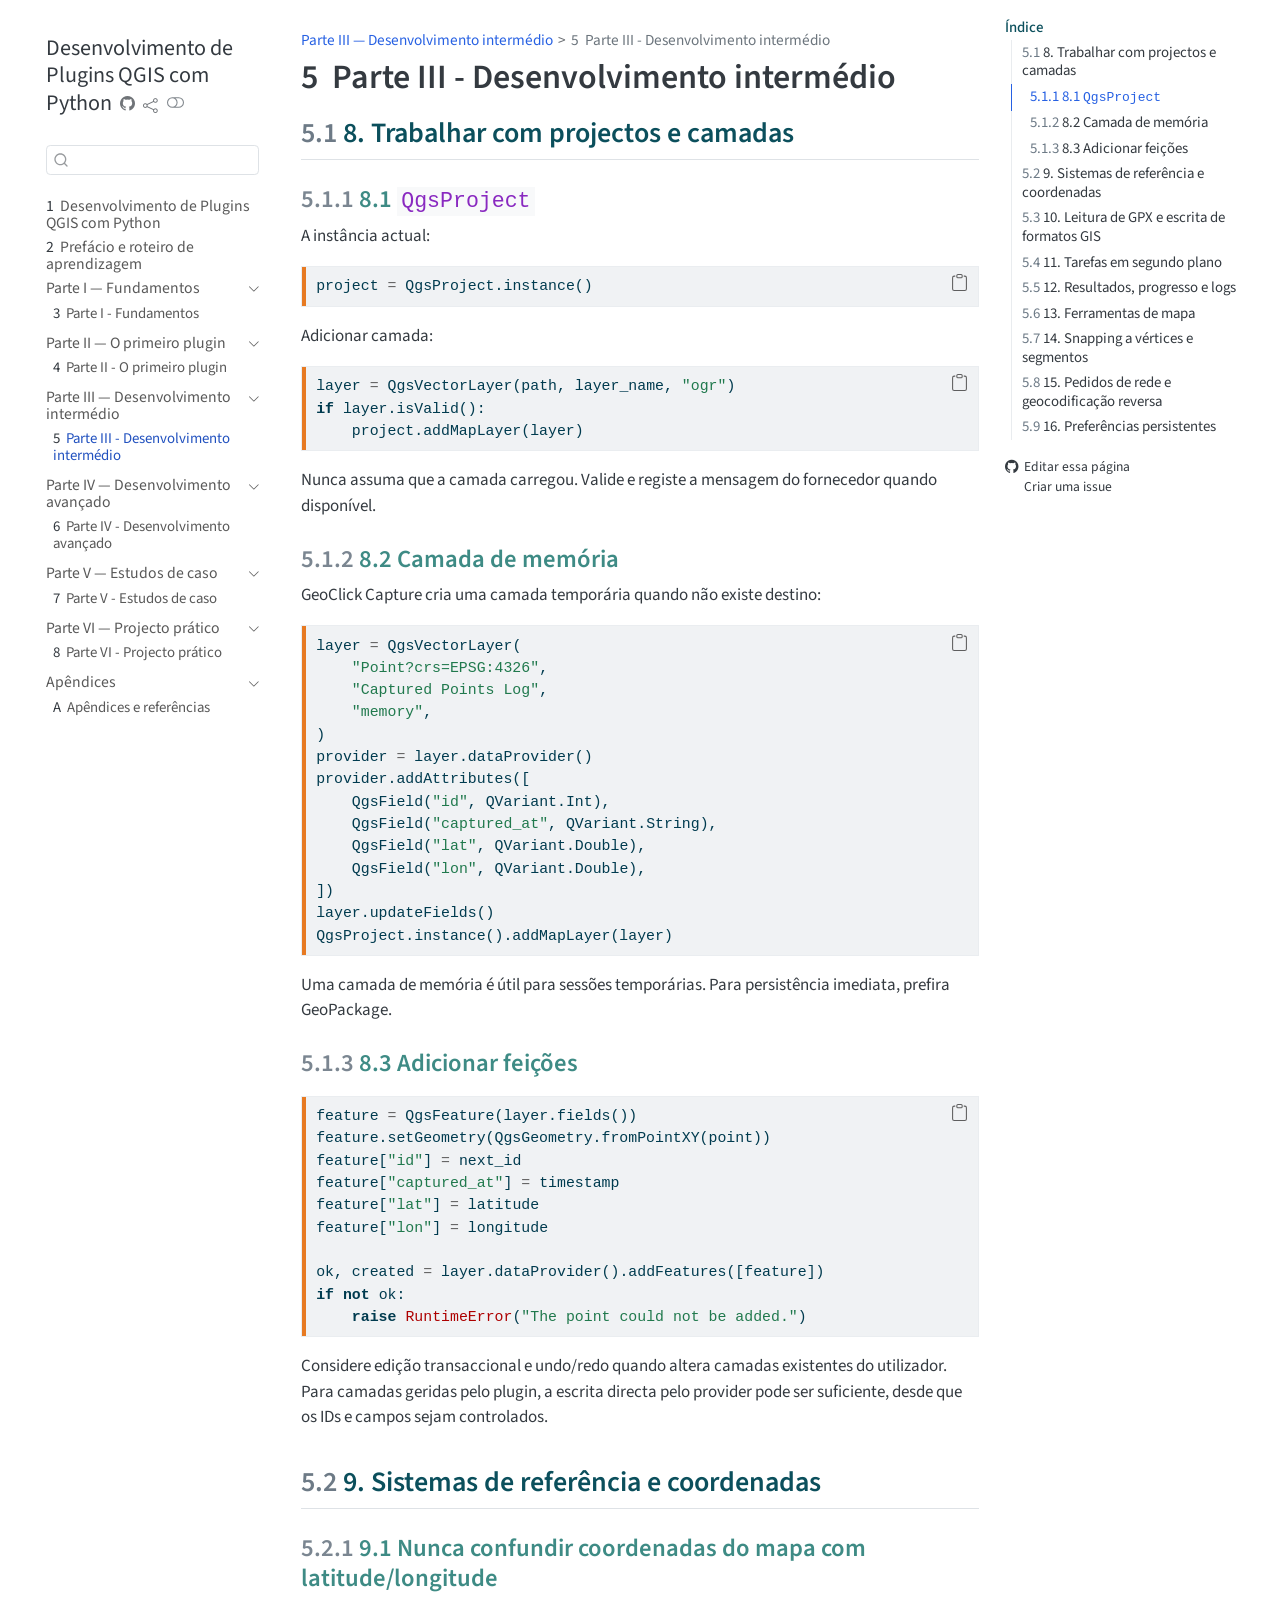
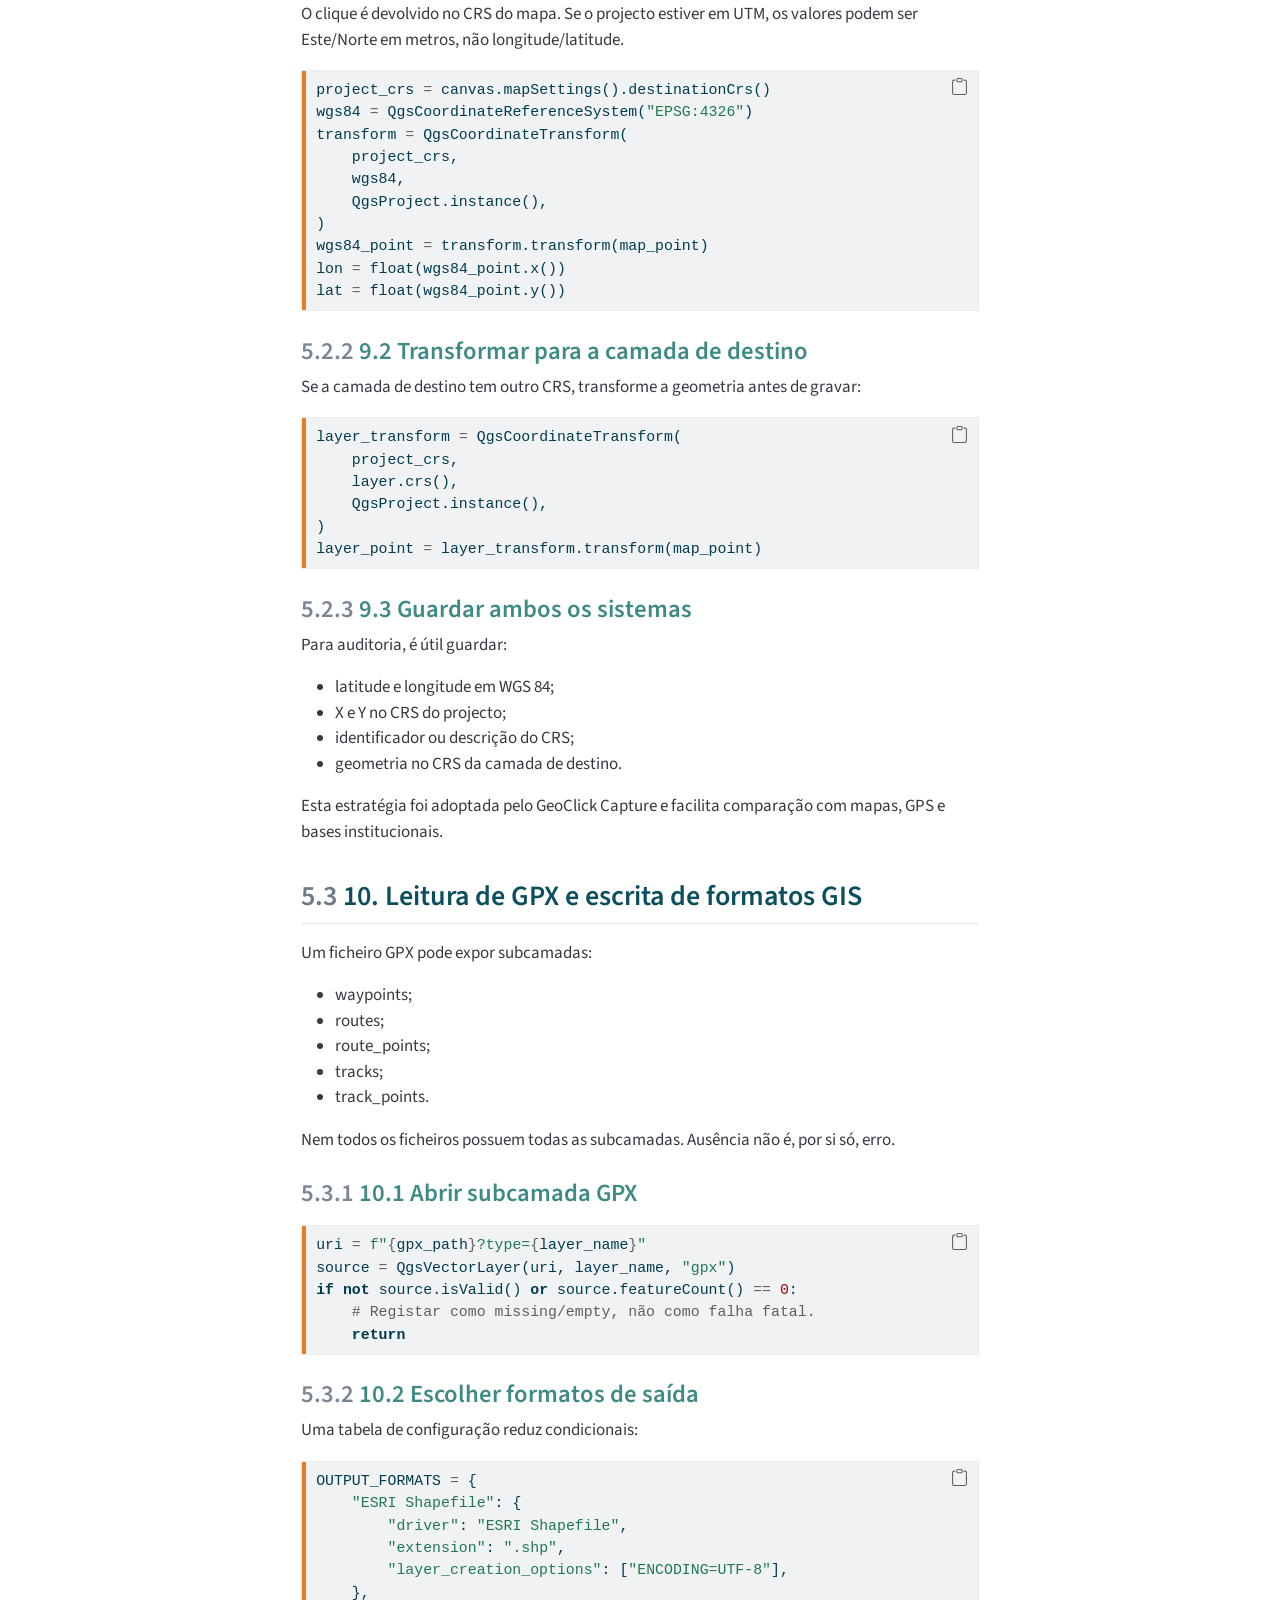
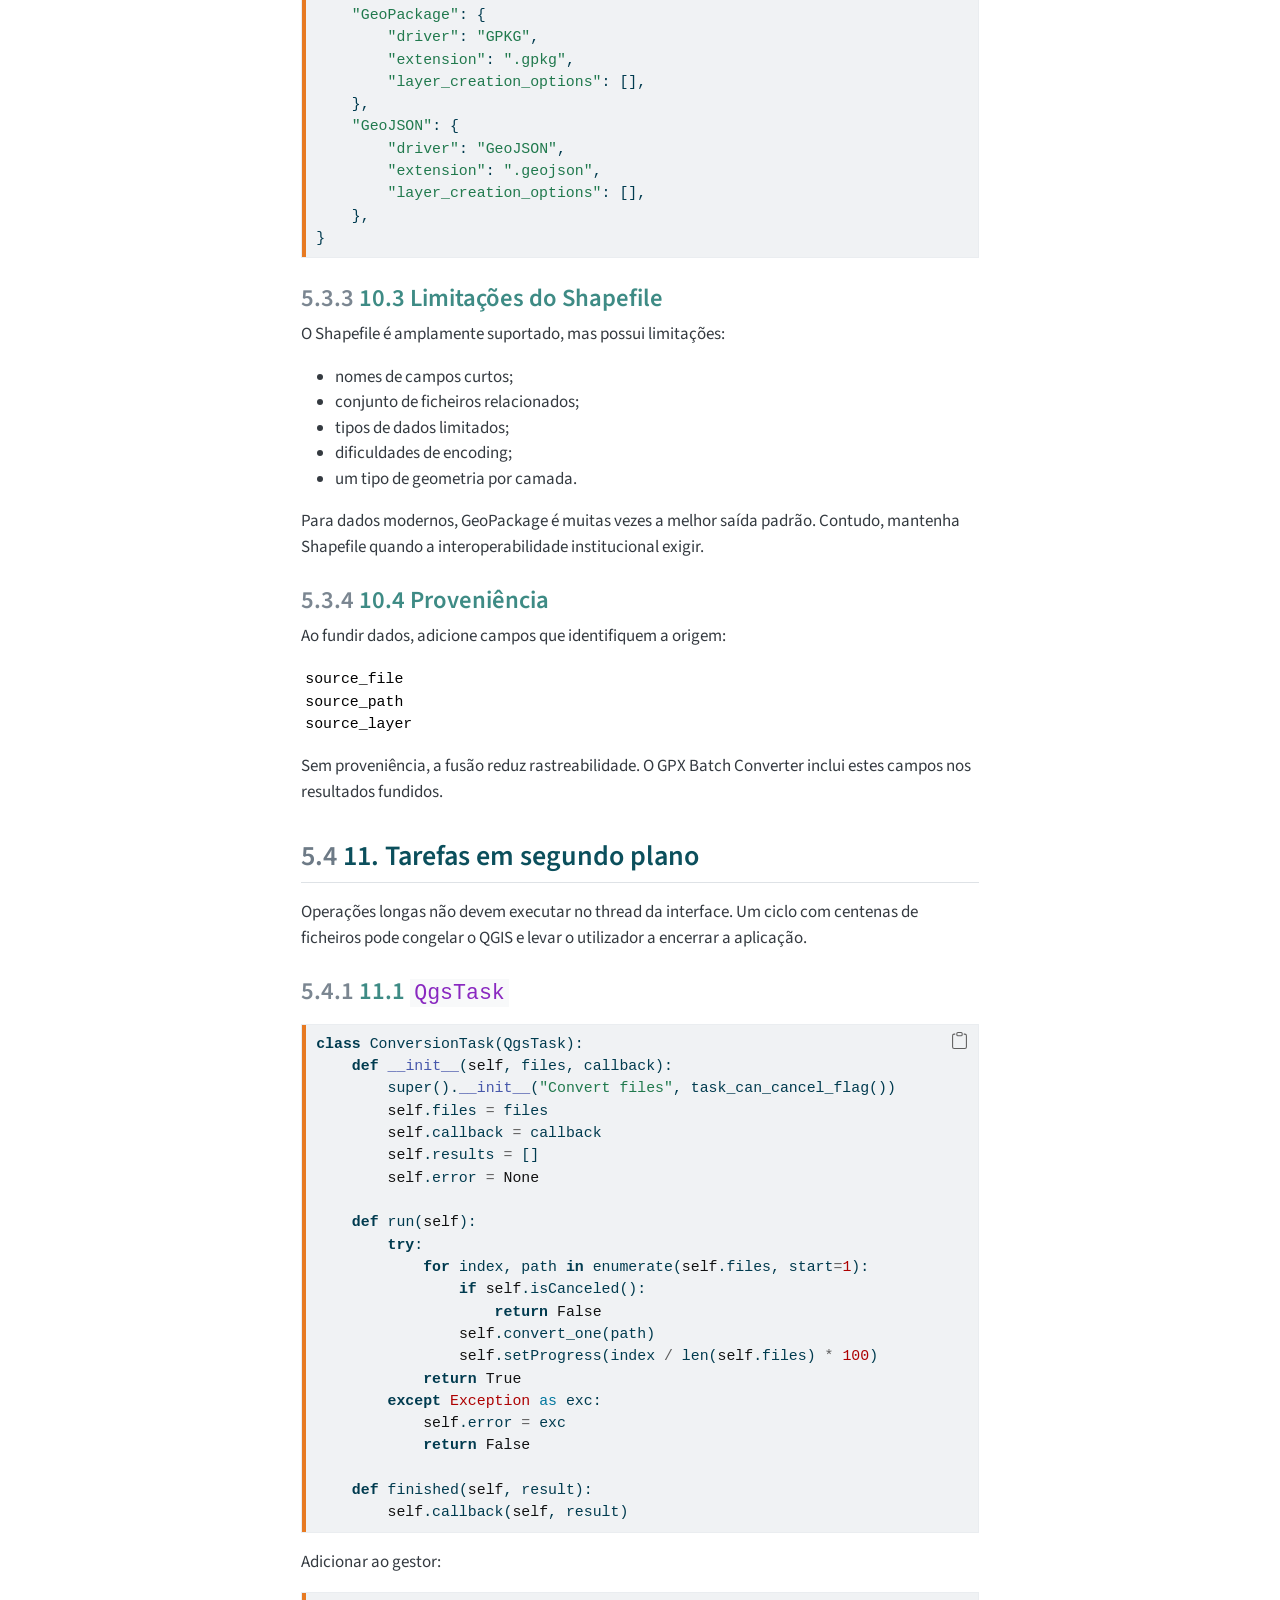
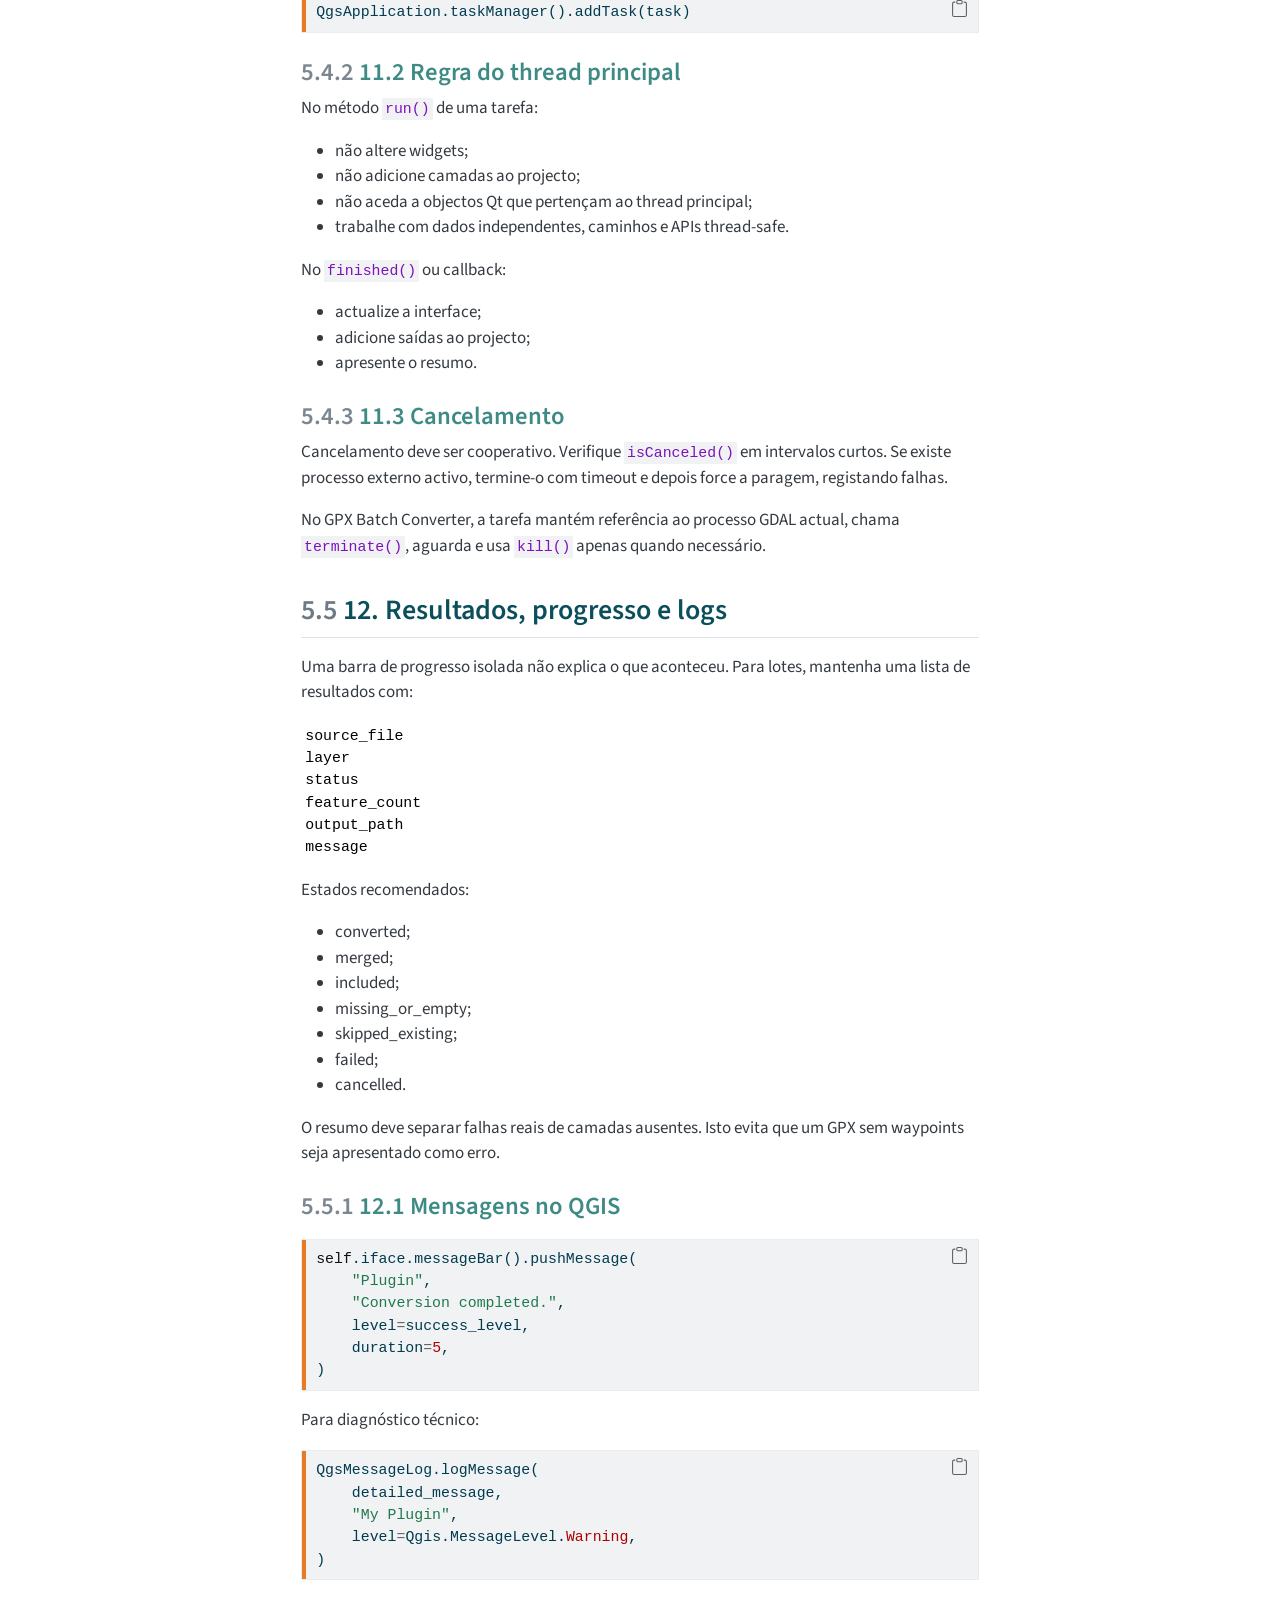
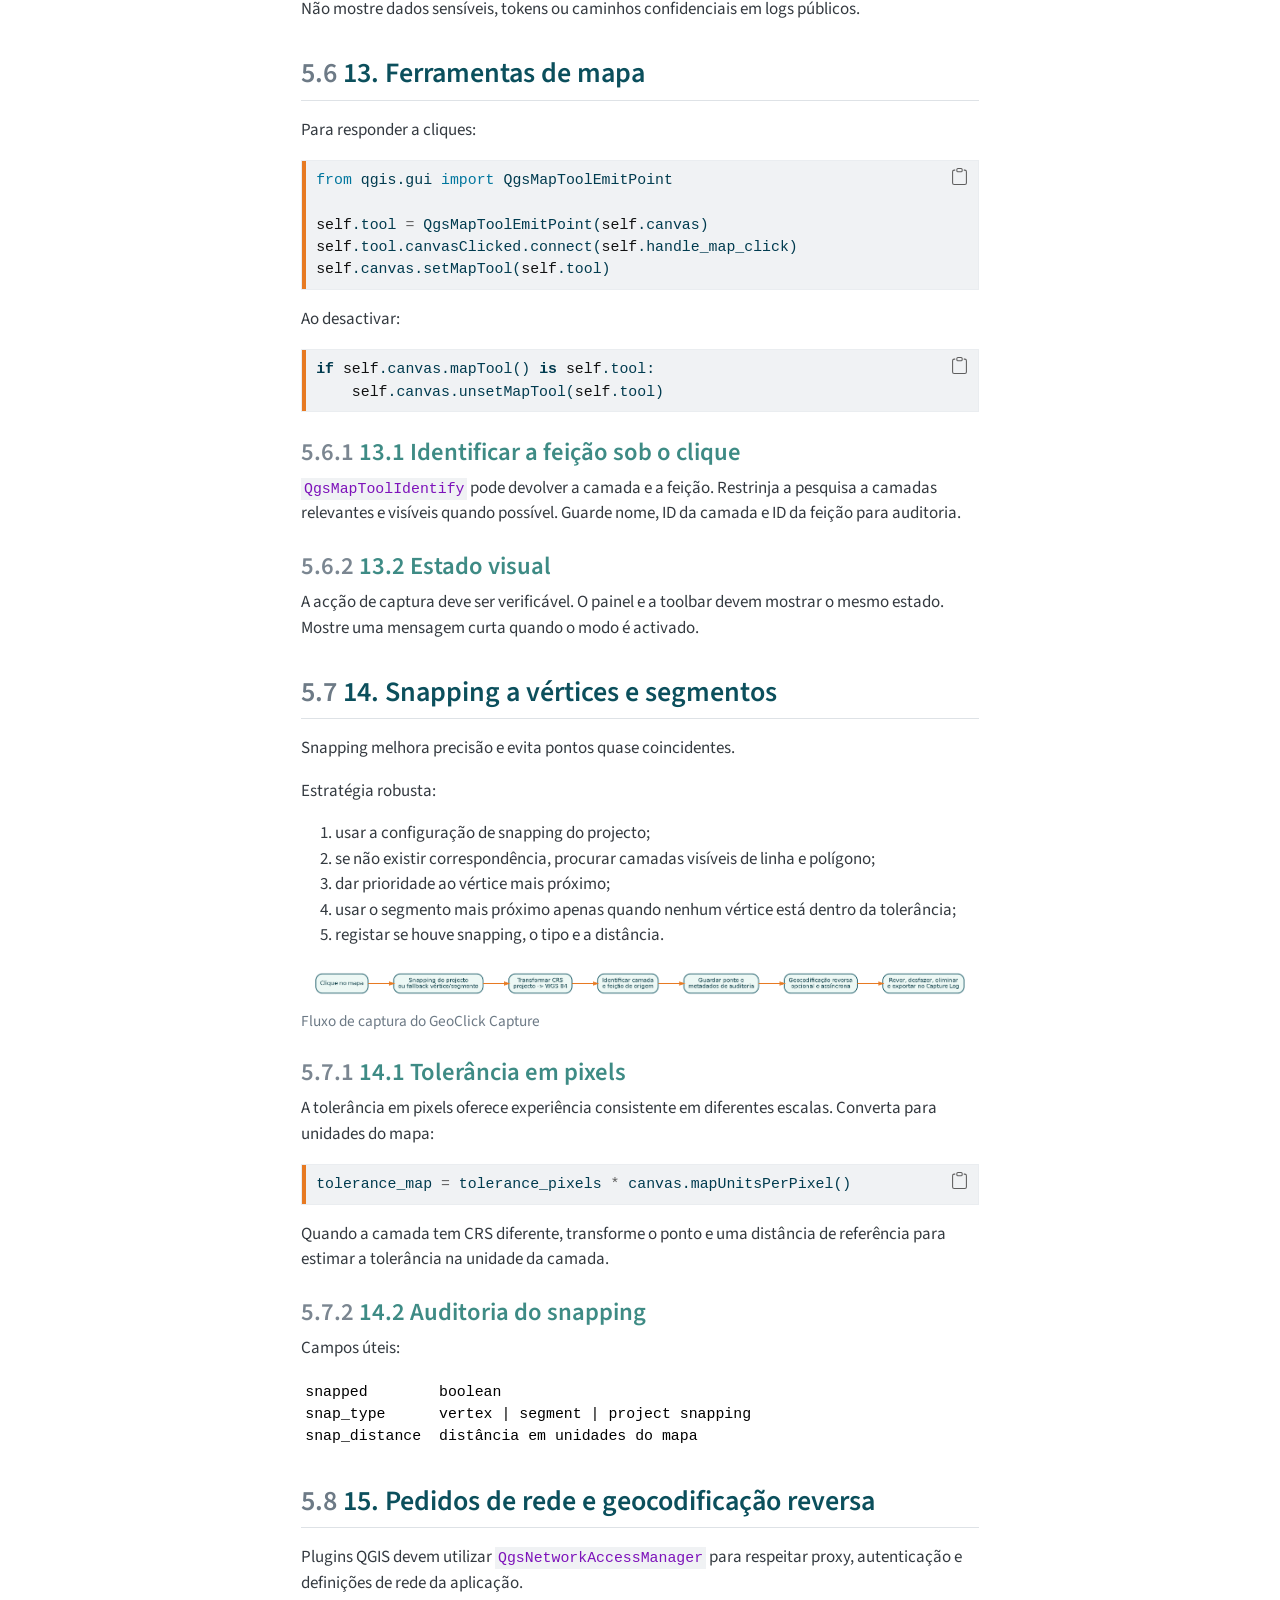
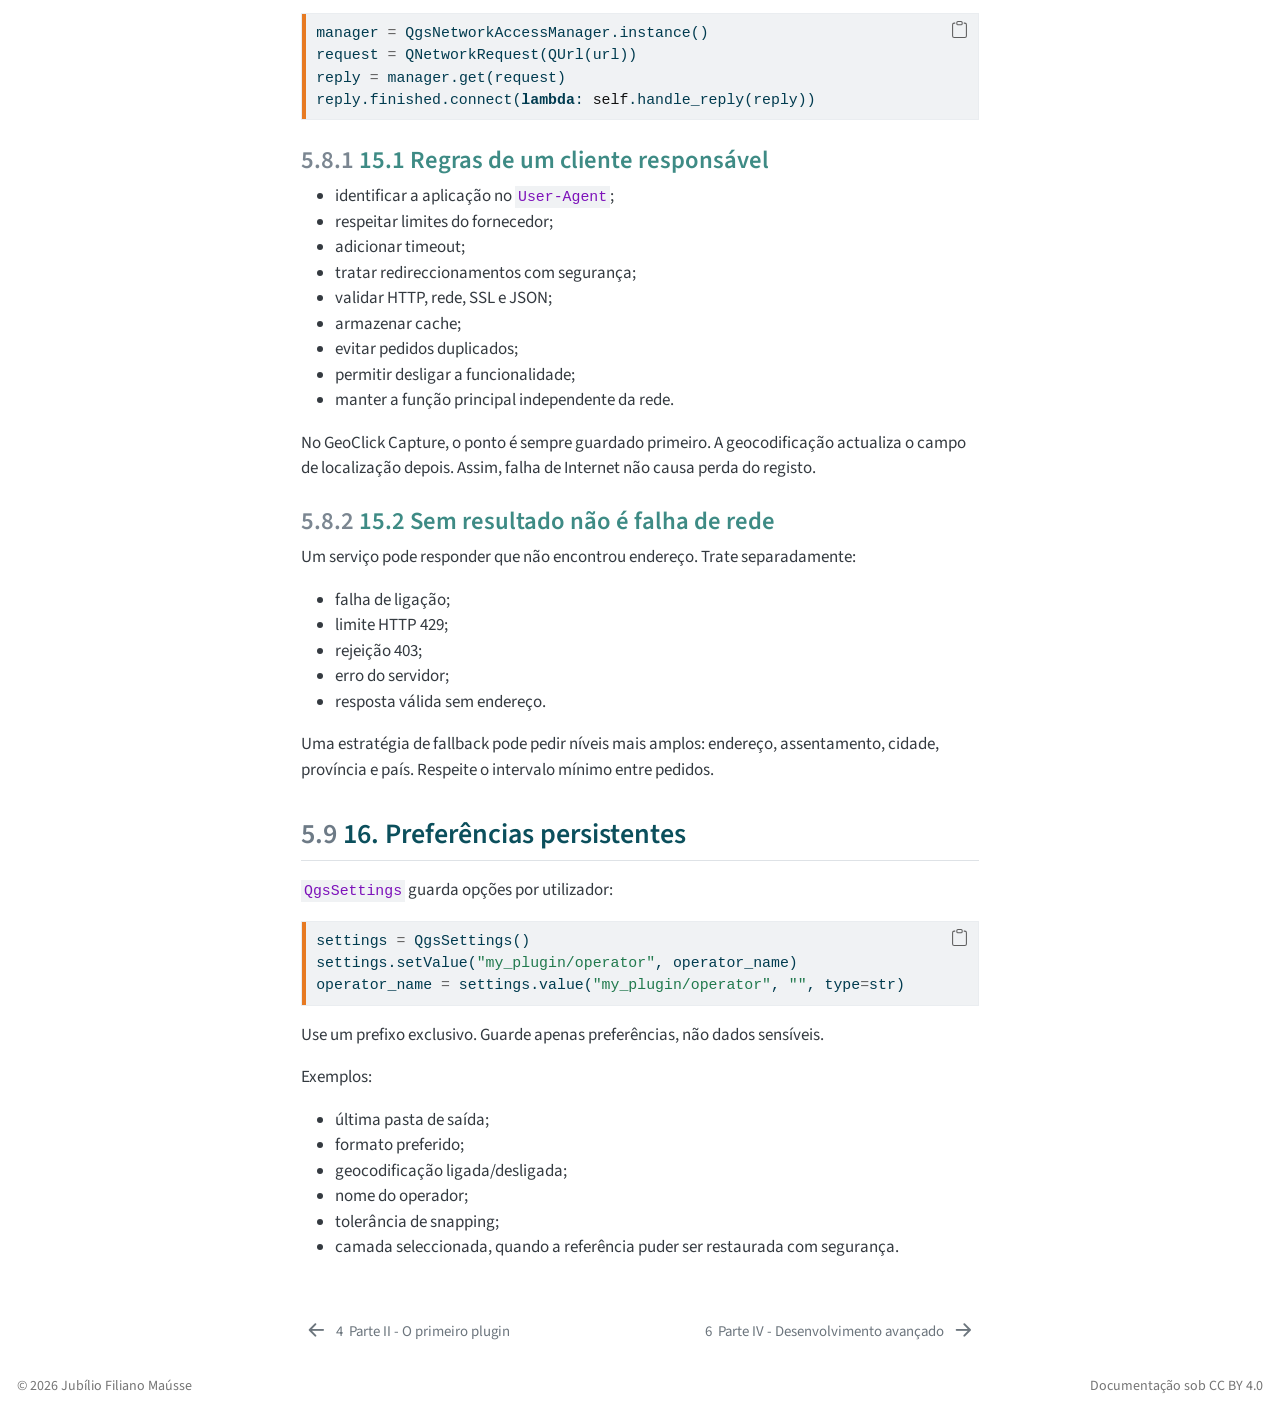
<file: chapters/03-desenvolvimento-intermedio.html>
<!DOCTYPE html>
<html xmlns="http://www.w3.org/1999/xhtml" lang="pt-PT" xml:lang="pt-PT"><head>

<meta charset="utf-8">
<meta name="generator" content="quarto-1.10.18">

<meta name="viewport" content="width=device-width, initial-scale=1.0, user-scalable=yes">


<title>5&nbsp; Parte III - Desenvolvimento intermédio – Desenvolvimento de Plugins QGIS com Python</title>
<style>
/* Default styles provided by pandoc.
** See https://pandoc.org/MANUAL.html#variables-for-html for config info.
*/
span.smallcaps{font-variant: small-caps;}
div.columns{display: flex; gap: 1.5em;}
div.column{flex: auto;}
@media screen {
div.columns{gap: min(4vw, 1.5em);}
div.column{overflow-x: auto;}
}
div.hanging-indent{margin-left: 1.5em; text-indent: -1.5em;}
ul.task-list{list-style: none;}
ul.task-list li input[type="checkbox"] {
  width: 0.8em;
  margin: 0 0.8em 0.2em -1em; /* quarto-specific, see https://github.com/quarto-dev/quarto-cli/issues/4556 */ 
  vertical-align: middle;
}
/* CSS for syntax highlighting */
html { -webkit-text-size-adjust: 100%; }
pre > code.sourceCode { white-space: pre; position: relative; }
pre > code.sourceCode > span { display: inline-block; line-height: 1.25; }
pre > code.sourceCode > span:empty { height: 1.2em; }
.sourceCode { overflow: visible; }
code.sourceCode > span { color: inherit; text-decoration: inherit; }
div.sourceCode { margin: 1em 0; }
pre.sourceCode { margin: 0; }
@media screen {
div.sourceCode { overflow: auto; }
}
@media print {
pre > code.sourceCode { white-space: pre-wrap; }
pre > code.sourceCode > span { text-indent: -5em; padding-left: 5em; }
}
pre.numberSource code
  { counter-reset: source-line 0; }
pre.numberSource code > span
  { position: relative; left: -4em; counter-increment: source-line; }
pre.numberSource code > span > a:first-child::before
  { content: counter(source-line);
    position: relative; left: -1em; text-align: right; vertical-align: baseline;
    border: none; display: inline-block;
    -webkit-touch-callout: none; -webkit-user-select: none;
    -khtml-user-select: none; -moz-user-select: none;
    -ms-user-select: none; user-select: none;
    padding: 0 4px; width: 4em;
  }
pre.numberSource { margin-left: 3em;  padding-left: 4px; }
div.sourceCode
  {   }
@media screen {
pre > code.sourceCode > span > a:first-child::before { text-decoration: underline; }
}
</style>


<script src="../site_libs/quarto-nav/quarto-nav.js"></script>
<script src="../site_libs/quarto-nav/headroom.min.js"></script>
<script src="../site_libs/clipboard/clipboard.min.js"></script>
<script src="../site_libs/quarto-search/autocomplete.umd.js"></script>
<script src="../site_libs/quarto-search/fuse.min.js"></script>
<script src="../site_libs/quarto-search/quarto-search.js"></script>
<meta name="quarto:offset" content="../">
<link href="../chapters/04-desenvolvimento-avancado.html" rel="next">
<link href="../chapters/02-primeiro-plugin.html" rel="prev">
<script src="../site_libs/quarto-html/quarto.js" type="module"></script>
<script src="../site_libs/quarto-html/tabsets/tabsets.js" type="module"></script>
<script src="../site_libs/quarto-html/popper.min.js"></script>
<script src="../site_libs/quarto-html/tippy.umd.min.js"></script>
<script src="../site_libs/quarto-html/anchor.min.js"></script>
<link href="../site_libs/quarto-html/tippy.css" rel="stylesheet">
<link href="../site_libs/quarto-html/quarto-syntax-highlighting-64a204ab8560d761af7679ceaba22944.css" rel="stylesheet" class="quarto-color-scheme" id="quarto-text-highlighting-styles">
<link href="../site_libs/quarto-html/quarto-syntax-highlighting-dark-b85bc7c33db8c58e0ec93c3465666fed.css" rel="stylesheet" class="quarto-color-scheme quarto-color-alternate" id="quarto-text-highlighting-styles">
<link href="../site_libs/quarto-html/quarto-syntax-highlighting-64a204ab8560d761af7679ceaba22944.css" rel="stylesheet" class="quarto-color-scheme-extra" id="quarto-text-highlighting-styles">
<script src="../site_libs/bootstrap/bootstrap.min.js"></script>
<link href="../site_libs/bootstrap/bootstrap-icons.css" rel="stylesheet">
<link href="../site_libs/bootstrap/bootstrap-683d4e0d048b158eada5e8077d4cc262.min.css" rel="stylesheet" append-hash="true" class="quarto-color-scheme" id="quarto-bootstrap" data-mode="light">
<link href="../site_libs/bootstrap/bootstrap-dark-27332f4fd0b2a56405d42df7c190b189.min.css" rel="stylesheet" append-hash="true" class="quarto-color-scheme quarto-color-alternate" id="quarto-bootstrap" data-mode="dark">
<link href="../site_libs/bootstrap/bootstrap-683d4e0d048b158eada5e8077d4cc262.min.css" rel="stylesheet" append-hash="true" class="quarto-color-scheme-extra" id="quarto-bootstrap" data-mode="light">
<script id="quarto-search-options" type="application/json">{
  "location": "sidebar",
  "copy-button": false,
  "collapse-after": 3,
  "panel-placement": "start",
  "type": "textbox",
  "limit": 50,
  "keyboard-shortcut": [
    "f",
    "/",
    "s"
  ],
  "show-item-context": false,
  "language": {
    "search-no-results-text": "Nenhum resultado",
    "search-matching-documents-text": "documentos correspondentes",
    "search-copy-link-title": "Copiar link para a busca",
    "search-hide-matches-text": "Esconder correspondências adicionais",
    "search-more-match-text": "mais correspondência neste documento",
    "search-more-matches-text": "mais correspondências neste documento",
    "search-clear-button-title": "Limpar",
    "search-text-placeholder": "",
    "search-detached-cancel-button-title": "Cancelar",
    "search-submit-button-title": "Enviar",
    "search-label": "Procurar"
  }
}</script>


<link rel="stylesheet" href="../styles.css">
</head>

<body class="nav-sidebar floating quarto-light"><script id="quarto-html-before-body" type="application/javascript">
    const toggleBodyColorMode = (bsSheetEl) => {
      const mode = bsSheetEl.getAttribute("data-mode");
      const bodyEl = window.document.querySelector("body");
      if (mode === "dark") {
        bodyEl.classList.add("quarto-dark");
        bodyEl.classList.remove("quarto-light");
      } else {
        bodyEl.classList.add("quarto-light");
        bodyEl.classList.remove("quarto-dark");
      }
    }
    const toggleBodyColorPrimary = () => {
      const bsSheetEl = window.document.querySelector("link#quarto-bootstrap:not([rel=disabled-stylesheet])");
      if (bsSheetEl) {
        toggleBodyColorMode(bsSheetEl);
      }
    }
    const setColorSchemeToggle = (alternate) => {
      const toggles = window.document.querySelectorAll('.quarto-color-scheme-toggle');
      for (let i=0; i < toggles.length; i++) {
        const toggle = toggles[i];
        if (toggle) {
          if (alternate) {
            toggle.classList.add("alternate");
          } else {
            toggle.classList.remove("alternate");
          }
        }
      }
    };
    const toggleColorMode = (alternate) => {
      // Switch the stylesheets
      const primaryStylesheets = window.document.querySelectorAll('link.quarto-color-scheme:not(.quarto-color-alternate)');
      const alternateStylesheets = window.document.querySelectorAll('link.quarto-color-scheme.quarto-color-alternate');
      manageTransitions('#quarto-margin-sidebar .nav-link', false);
      if (alternate) {
        // note: dark is layered on light, we don't disable primary!
        enableStylesheet(alternateStylesheets);
        for (const sheetNode of alternateStylesheets) {
          if (sheetNode.id === "quarto-bootstrap") {
            toggleBodyColorMode(sheetNode);
          }
        }
      } else {
        disableStylesheet(alternateStylesheets);
        enableStylesheet(primaryStylesheets)
        toggleBodyColorPrimary();
      }
      manageTransitions('#quarto-margin-sidebar .nav-link', true);
      // Switch the toggles
      setColorSchemeToggle(alternate)
      // Hack to workaround the fact that safari doesn't
      // properly recolor the scrollbar when toggling (#1455)
      if (navigator.userAgent.indexOf('Safari') > 0 && navigator.userAgent.indexOf('Chrome') == -1) {
        manageTransitions("body", false);
        window.scrollTo(0, 1);
        setTimeout(() => {
          window.scrollTo(0, 0);
          manageTransitions("body", true);
        }, 40);
      }
    }
    const disableStylesheet = (stylesheets) => {
      for (let i=0; i < stylesheets.length; i++) {
        const stylesheet = stylesheets[i];
        stylesheet.rel = 'disabled-stylesheet';
      }
    }
    const enableStylesheet = (stylesheets) => {
      for (let i=0; i < stylesheets.length; i++) {
        const stylesheet = stylesheets[i];
        if(stylesheet.rel !== 'stylesheet') { // for Chrome, which will still FOUC without this check
          stylesheet.rel = 'stylesheet';
        }
      }
    }
    const manageTransitions = (selector, allowTransitions) => {
      const els = window.document.querySelectorAll(selector);
      for (let i=0; i < els.length; i++) {
        const el = els[i];
        if (allowTransitions) {
          el.classList.remove('notransition');
        } else {
          el.classList.add('notransition');
        }
      }
    }
    const isFileUrl = () => {
      return window.location.protocol === 'file:';
    }
    const hasAlternateSentinel = () => {
      let styleSentinel = getColorSchemeSentinel();
      if (styleSentinel !== null) {
        return styleSentinel === "alternate";
      } else {
        return false;
      }
    }
    const setStyleSentinel = (alternate) => {
      const value = alternate ? "alternate" : "default";
      if (!isFileUrl()) {
        window.localStorage.setItem("quarto-color-scheme", value);
      } else {
        localAlternateSentinel = value;
      }
    }
    const getColorSchemeSentinel = () => {
      if (!isFileUrl()) {
        const storageValue = window.localStorage.getItem("quarto-color-scheme");
        return storageValue != null ? storageValue : localAlternateSentinel;
      } else {
        return localAlternateSentinel;
      }
    }
    const toggleGiscusIfUsed = (isAlternate, darkModeDefault) => {
      const baseTheme = document.querySelector('#giscus-base-theme')?.value ?? 'light';
      const alternateTheme = document.querySelector('#giscus-alt-theme')?.value ?? 'dark';
      let newTheme = '';
      if(authorPrefersDark) {
        newTheme = isAlternate ? baseTheme : alternateTheme;
      } else {
        newTheme = isAlternate ? alternateTheme : baseTheme;
      }
      const changeGiscusTheme = () => {
        // From: https://github.com/giscus/giscus/issues/336
        const sendMessage = (message) => {
          const iframe = document.querySelector('iframe.giscus-frame');
          if (!iframe) return;
          iframe.contentWindow.postMessage({ giscus: message }, 'https://giscus.app');
        }
        sendMessage({
          setConfig: {
            theme: newTheme
          }
        });
      }
      const isGiscussLoaded = window.document.querySelector('iframe.giscus-frame') !== null;
      if (isGiscussLoaded) {
        changeGiscusTheme();
      }
    };
    const authorPrefersDark = false;
    const darkModeDefault = authorPrefersDark;
      document.querySelector('link#quarto-text-highlighting-styles.quarto-color-scheme-extra').rel = 'disabled-stylesheet';
      document.querySelector('link#quarto-bootstrap.quarto-color-scheme-extra').rel = 'disabled-stylesheet';
    let localAlternateSentinel = darkModeDefault ? 'alternate' : 'default';
    // Dark / light mode switch
    window.quartoToggleColorScheme = () => {
      // Read the current dark / light value
      let toAlternate = !hasAlternateSentinel();
      toggleColorMode(toAlternate);
      setStyleSentinel(toAlternate);
      toggleGiscusIfUsed(toAlternate, darkModeDefault);
      window.dispatchEvent(new Event('resize'));
    };
    // Switch to dark mode if need be
    if (hasAlternateSentinel()) {
      toggleColorMode(true);
    } else {
      toggleColorMode(false);
    }
  </script>

<div id="quarto-search-results"></div>
  <header id="quarto-header" class="headroom fixed-top">
  <nav class="quarto-secondary-nav">
    <div class="container-fluid d-flex">
      <button type="button" class="quarto-btn-toggle btn" data-bs-toggle="collapse" role="button" data-bs-target=".quarto-sidebar-collapse-item" aria-controls="quarto-sidebar" aria-expanded="false" aria-label="Alternar barra lateral" onclick="if (window.quartoToggleHeadroom) { window.quartoToggleHeadroom(); }">
        <i class="bi bi-layout-text-sidebar-reverse"></i>
      </button>
        <nav class="quarto-page-breadcrumbs" aria-label="breadcrumb"><ol class="breadcrumb"><li class="breadcrumb-item"><a href="../chapters/03-desenvolvimento-intermedio.html">Parte III — Desenvolvimento intermédio</a></li><li class="breadcrumb-item"><a href="../chapters/03-desenvolvimento-intermedio.html"><span class="chapter-number">5</span>&nbsp; <span class="chapter-title">Parte III - Desenvolvimento intermédio</span></a></li></ol></nav>
        <a class="flex-grow-1" role="navigation" data-bs-toggle="collapse" data-bs-target=".quarto-sidebar-collapse-item" aria-controls="quarto-sidebar" aria-expanded="false" aria-label="Alternar barra lateral" onclick="if (window.quartoToggleHeadroom) { window.quartoToggleHeadroom(); }">      
        </a>
      <button type="button" class="btn quarto-search-button" aria-label="Procurar" onclick="window.quartoOpenSearch();">
        <i class="bi bi-search"></i>
      </button>
    </div>
  </nav>
</header>
<!-- content -->
<div id="quarto-content" class="quarto-container page-columns page-rows-contents page-layout-article">
<!-- sidebar -->
  <nav id="quarto-sidebar" class="sidebar collapse collapse-horizontal quarto-sidebar-collapse-item sidebar-navigation floating overflow-auto">
    <div class="pt-lg-2 mt-2 text-left sidebar-header">
    <div class="sidebar-title mb-0 py-0">
      <a href="../">Desenvolvimento de Plugins QGIS com Python</a> 
        <div class="sidebar-tools-main tools-wide">
    <a href="https://github.com/Jubilio/qgis-plugin-development-manual" title="Código fonte" class="quarto-navigation-tool px-1" aria-label="Código fonte"><i class="bi bi-github"></i></a>
    <div class="dropdown">
      <a href="" title="Share" id="quarto-navigation-tool-dropdown-0" class="quarto-navigation-tool dropdown-toggle px-1" data-bs-toggle="dropdown" aria-expanded="false" role="link" aria-label="Share"><i class="bi bi-share"></i></a>
      <ul class="dropdown-menu" aria-labelledby="quarto-navigation-tool-dropdown-0">
          <li>
            <a class="dropdown-item sidebar-tools-main-item" href="https://www.linkedin.com/sharing/share-offsite/?url=|url|">
              <i class="bi bi-linkedin pe-1"></i>
            LinkedIn
            </a>
          </li>
          <li>
            <a class="dropdown-item sidebar-tools-main-item" href="https://twitter.com/intent/tweet?url=|url|">
              <i class="bi bi-twitter pe-1"></i>
            Twitter
            </a>
          </li>
      </ul>
    </div>
  <a href="" class="quarto-color-scheme-toggle quarto-navigation-tool  px-1" onclick="window.quartoToggleColorScheme(); return false;" title="Alternar modo escuro"><i class="bi"></i></a>
</div>
    </div>
      </div>
        <div class="mt-2 flex-shrink-0 align-items-center">
        <div class="sidebar-search">
        <div id="quarto-search" class="" title="Procurar"></div>
        </div>
        </div>
    <div class="sidebar-menu-container"> 
    <ul class="list-unstyled mt-1">
        <li class="sidebar-item">
  <div class="sidebar-item-container"> 
  <a href="../index.html" class="sidebar-item-text sidebar-link">
 <span class="menu-text"><span class="chapter-number">1</span>&nbsp; <span class="chapter-title">Desenvolvimento de Plugins QGIS com Python</span></span></a>
  </div>
</li>
        <li class="sidebar-item">
  <div class="sidebar-item-container"> 
  <a href="../chapters/00-prefacio.html" class="sidebar-item-text sidebar-link">
 <span class="menu-text"><span class="chapter-number">2</span>&nbsp; <span class="chapter-title">Prefácio e roteiro de aprendizagem</span></span></a>
  </div>
</li>
        <li class="sidebar-item sidebar-item-section">
      <div class="sidebar-item-container"> 
            <a class="sidebar-item-text sidebar-link text-start" data-bs-toggle="collapse" data-bs-target="#quarto-sidebar-section-1" role="navigation" aria-expanded="true">
 <span class="menu-text">Parte I — Fundamentos</span></a>
          <a class="sidebar-item-toggle text-start" data-bs-toggle="collapse" data-bs-target="#quarto-sidebar-section-1" role="navigation" aria-expanded="true" aria-label="Alternar seção">
            <i class="bi bi-chevron-right ms-2"></i>
          </a> 
      </div>
      <ul id="quarto-sidebar-section-1" class="collapse list-unstyled sidebar-section depth1 show">  
          <li class="sidebar-item">
  <div class="sidebar-item-container"> 
  <a href="../chapters/01-fundamentos.html" class="sidebar-item-text sidebar-link">
 <span class="menu-text"><span class="chapter-number">3</span>&nbsp; <span class="chapter-title">Parte I - Fundamentos</span></span></a>
  </div>
</li>
      </ul>
  </li>
        <li class="sidebar-item sidebar-item-section">
      <div class="sidebar-item-container"> 
            <a class="sidebar-item-text sidebar-link text-start" data-bs-toggle="collapse" data-bs-target="#quarto-sidebar-section-2" role="navigation" aria-expanded="true">
 <span class="menu-text">Parte II — O primeiro plugin</span></a>
          <a class="sidebar-item-toggle text-start" data-bs-toggle="collapse" data-bs-target="#quarto-sidebar-section-2" role="navigation" aria-expanded="true" aria-label="Alternar seção">
            <i class="bi bi-chevron-right ms-2"></i>
          </a> 
      </div>
      <ul id="quarto-sidebar-section-2" class="collapse list-unstyled sidebar-section depth1 show">  
          <li class="sidebar-item">
  <div class="sidebar-item-container"> 
  <a href="../chapters/02-primeiro-plugin.html" class="sidebar-item-text sidebar-link">
 <span class="menu-text"><span class="chapter-number">4</span>&nbsp; <span class="chapter-title">Parte II - O primeiro plugin</span></span></a>
  </div>
</li>
      </ul>
  </li>
        <li class="sidebar-item sidebar-item-section">
      <div class="sidebar-item-container"> 
            <a class="sidebar-item-text sidebar-link text-start" data-bs-toggle="collapse" data-bs-target="#quarto-sidebar-section-3" role="navigation" aria-expanded="true">
 <span class="menu-text">Parte III — Desenvolvimento intermédio</span></a>
          <a class="sidebar-item-toggle text-start" data-bs-toggle="collapse" data-bs-target="#quarto-sidebar-section-3" role="navigation" aria-expanded="true" aria-label="Alternar seção">
            <i class="bi bi-chevron-right ms-2"></i>
          </a> 
      </div>
      <ul id="quarto-sidebar-section-3" class="collapse list-unstyled sidebar-section depth1 show">  
          <li class="sidebar-item">
  <div class="sidebar-item-container"> 
  <a href="../chapters/03-desenvolvimento-intermedio.html" class="sidebar-item-text sidebar-link active">
 <span class="menu-text"><span class="chapter-number">5</span>&nbsp; <span class="chapter-title">Parte III - Desenvolvimento intermédio</span></span></a>
  </div>
</li>
      </ul>
  </li>
        <li class="sidebar-item sidebar-item-section">
      <div class="sidebar-item-container"> 
            <a class="sidebar-item-text sidebar-link text-start" data-bs-toggle="collapse" data-bs-target="#quarto-sidebar-section-4" role="navigation" aria-expanded="true">
 <span class="menu-text">Parte IV — Desenvolvimento avançado</span></a>
          <a class="sidebar-item-toggle text-start" data-bs-toggle="collapse" data-bs-target="#quarto-sidebar-section-4" role="navigation" aria-expanded="true" aria-label="Alternar seção">
            <i class="bi bi-chevron-right ms-2"></i>
          </a> 
      </div>
      <ul id="quarto-sidebar-section-4" class="collapse list-unstyled sidebar-section depth1 show">  
          <li class="sidebar-item">
  <div class="sidebar-item-container"> 
  <a href="../chapters/04-desenvolvimento-avancado.html" class="sidebar-item-text sidebar-link">
 <span class="menu-text"><span class="chapter-number">6</span>&nbsp; <span class="chapter-title">Parte IV - Desenvolvimento avançado</span></span></a>
  </div>
</li>
      </ul>
  </li>
        <li class="sidebar-item sidebar-item-section">
      <div class="sidebar-item-container"> 
            <a class="sidebar-item-text sidebar-link text-start" data-bs-toggle="collapse" data-bs-target="#quarto-sidebar-section-5" role="navigation" aria-expanded="true">
 <span class="menu-text">Parte V — Estudos de caso</span></a>
          <a class="sidebar-item-toggle text-start" data-bs-toggle="collapse" data-bs-target="#quarto-sidebar-section-5" role="navigation" aria-expanded="true" aria-label="Alternar seção">
            <i class="bi bi-chevron-right ms-2"></i>
          </a> 
      </div>
      <ul id="quarto-sidebar-section-5" class="collapse list-unstyled sidebar-section depth1 show">  
          <li class="sidebar-item">
  <div class="sidebar-item-container"> 
  <a href="../chapters/05-estudos-de-caso.html" class="sidebar-item-text sidebar-link">
 <span class="menu-text"><span class="chapter-number">7</span>&nbsp; <span class="chapter-title">Parte V - Estudos de caso</span></span></a>
  </div>
</li>
      </ul>
  </li>
        <li class="sidebar-item sidebar-item-section">
      <div class="sidebar-item-container"> 
            <a class="sidebar-item-text sidebar-link text-start" data-bs-toggle="collapse" data-bs-target="#quarto-sidebar-section-6" role="navigation" aria-expanded="true">
 <span class="menu-text">Parte VI — Projecto prático</span></a>
          <a class="sidebar-item-toggle text-start" data-bs-toggle="collapse" data-bs-target="#quarto-sidebar-section-6" role="navigation" aria-expanded="true" aria-label="Alternar seção">
            <i class="bi bi-chevron-right ms-2"></i>
          </a> 
      </div>
      <ul id="quarto-sidebar-section-6" class="collapse list-unstyled sidebar-section depth1 show">  
          <li class="sidebar-item">
  <div class="sidebar-item-container"> 
  <a href="../chapters/06-projecto-pratico.html" class="sidebar-item-text sidebar-link">
 <span class="menu-text"><span class="chapter-number">8</span>&nbsp; <span class="chapter-title">Parte VI - Projecto prático</span></span></a>
  </div>
</li>
      </ul>
  </li>
        <li class="sidebar-item sidebar-item-section">
      <div class="sidebar-item-container"> 
            <a class="sidebar-item-text sidebar-link text-start" data-bs-toggle="collapse" data-bs-target="#quarto-sidebar-section-7" role="navigation" aria-expanded="true">
 <span class="menu-text">Apêndices</span></a>
          <a class="sidebar-item-toggle text-start" data-bs-toggle="collapse" data-bs-target="#quarto-sidebar-section-7" role="navigation" aria-expanded="true" aria-label="Alternar seção">
            <i class="bi bi-chevron-right ms-2"></i>
          </a> 
      </div>
      <ul id="quarto-sidebar-section-7" class="collapse list-unstyled sidebar-section depth1 show">  
          <li class="sidebar-item">
  <div class="sidebar-item-container"> 
  <a href="../chapters/07-apendices.html" class="sidebar-item-text sidebar-link">
 <span class="menu-text"><span class="chapter-number">A</span>&nbsp; <span class="chapter-title">Apêndices e referências</span></span></a>
  </div>
</li>
      </ul>
  </li>
    </ul>
    </div>
</nav>
<div id="quarto-sidebar-glass" class="quarto-sidebar-collapse-item" data-bs-toggle="collapse" data-bs-target=".quarto-sidebar-collapse-item"></div>
<!-- margin-sidebar -->
    <div id="quarto-margin-sidebar" class="sidebar margin-sidebar">
        <nav id="TOC" role="doc-toc" class="toc-active">
    <h2 id="toc-title">Índice</h2>
   
  <ul>
  <li><a href="#trabalhar-com-projectos-e-camadas" id="toc-trabalhar-com-projectos-e-camadas" class="nav-link active" data-scroll-target="#trabalhar-com-projectos-e-camadas"><span class="header-section-number">5.1</span> 8. Trabalhar com projectos e camadas</a>
  <ul class="collapse">
  <li><a href="#qgsproject" id="toc-qgsproject" class="nav-link" data-scroll-target="#qgsproject"><span class="header-section-number">5.1.1</span> 8.1 <code>QgsProject</code></a></li>
  <li><a href="#camada-de-memória" id="toc-camada-de-memória" class="nav-link" data-scroll-target="#camada-de-memória"><span class="header-section-number">5.1.2</span> 8.2 Camada de memória</a></li>
  <li><a href="#adicionar-feições" id="toc-adicionar-feições" class="nav-link" data-scroll-target="#adicionar-feições"><span class="header-section-number">5.1.3</span> 8.3 Adicionar feições</a></li>
  </ul></li>
  <li><a href="#sistemas-de-referência-e-coordenadas" id="toc-sistemas-de-referência-e-coordenadas" class="nav-link" data-scroll-target="#sistemas-de-referência-e-coordenadas"><span class="header-section-number">5.2</span> 9. Sistemas de referência e coordenadas</a>
  <ul class="collapse">
  <li><a href="#nunca-confundir-coordenadas-do-mapa-com-latitudelongitude" id="toc-nunca-confundir-coordenadas-do-mapa-com-latitudelongitude" class="nav-link" data-scroll-target="#nunca-confundir-coordenadas-do-mapa-com-latitudelongitude"><span class="header-section-number">5.2.1</span> 9.1 Nunca confundir coordenadas do mapa com latitude/longitude</a></li>
  <li><a href="#transformar-para-a-camada-de-destino" id="toc-transformar-para-a-camada-de-destino" class="nav-link" data-scroll-target="#transformar-para-a-camada-de-destino"><span class="header-section-number">5.2.2</span> 9.2 Transformar para a camada de destino</a></li>
  <li><a href="#guardar-ambos-os-sistemas" id="toc-guardar-ambos-os-sistemas" class="nav-link" data-scroll-target="#guardar-ambos-os-sistemas"><span class="header-section-number">5.2.3</span> 9.3 Guardar ambos os sistemas</a></li>
  </ul></li>
  <li><a href="#leitura-de-gpx-e-escrita-de-formatos-gis" id="toc-leitura-de-gpx-e-escrita-de-formatos-gis" class="nav-link" data-scroll-target="#leitura-de-gpx-e-escrita-de-formatos-gis"><span class="header-section-number">5.3</span> 10. Leitura de GPX e escrita de formatos GIS</a>
  <ul class="collapse">
  <li><a href="#abrir-subcamada-gpx" id="toc-abrir-subcamada-gpx" class="nav-link" data-scroll-target="#abrir-subcamada-gpx"><span class="header-section-number">5.3.1</span> 10.1 Abrir subcamada GPX</a></li>
  <li><a href="#escolher-formatos-de-saída" id="toc-escolher-formatos-de-saída" class="nav-link" data-scroll-target="#escolher-formatos-de-saída"><span class="header-section-number">5.3.2</span> 10.2 Escolher formatos de saída</a></li>
  <li><a href="#limitações-do-shapefile" id="toc-limitações-do-shapefile" class="nav-link" data-scroll-target="#limitações-do-shapefile"><span class="header-section-number">5.3.3</span> 10.3 Limitações do Shapefile</a></li>
  <li><a href="#proveniência" id="toc-proveniência" class="nav-link" data-scroll-target="#proveniência"><span class="header-section-number">5.3.4</span> 10.4 Proveniência</a></li>
  </ul></li>
  <li><a href="#tarefas-em-segundo-plano" id="toc-tarefas-em-segundo-plano" class="nav-link" data-scroll-target="#tarefas-em-segundo-plano"><span class="header-section-number">5.4</span> 11. Tarefas em segundo plano</a>
  <ul class="collapse">
  <li><a href="#qgstask" id="toc-qgstask" class="nav-link" data-scroll-target="#qgstask"><span class="header-section-number">5.4.1</span> 11.1 <code>QgsTask</code></a></li>
  <li><a href="#regra-do-thread-principal" id="toc-regra-do-thread-principal" class="nav-link" data-scroll-target="#regra-do-thread-principal"><span class="header-section-number">5.4.2</span> 11.2 Regra do thread principal</a></li>
  <li><a href="#cancelamento" id="toc-cancelamento" class="nav-link" data-scroll-target="#cancelamento"><span class="header-section-number">5.4.3</span> 11.3 Cancelamento</a></li>
  </ul></li>
  <li><a href="#resultados-progresso-e-logs" id="toc-resultados-progresso-e-logs" class="nav-link" data-scroll-target="#resultados-progresso-e-logs"><span class="header-section-number">5.5</span> 12. Resultados, progresso e logs</a>
  <ul class="collapse">
  <li><a href="#mensagens-no-qgis" id="toc-mensagens-no-qgis" class="nav-link" data-scroll-target="#mensagens-no-qgis"><span class="header-section-number">5.5.1</span> 12.1 Mensagens no QGIS</a></li>
  </ul></li>
  <li><a href="#ferramentas-de-mapa" id="toc-ferramentas-de-mapa" class="nav-link" data-scroll-target="#ferramentas-de-mapa"><span class="header-section-number">5.6</span> 13. Ferramentas de mapa</a>
  <ul class="collapse">
  <li><a href="#identificar-a-feição-sob-o-clique" id="toc-identificar-a-feição-sob-o-clique" class="nav-link" data-scroll-target="#identificar-a-feição-sob-o-clique"><span class="header-section-number">5.6.1</span> 13.1 Identificar a feição sob o clique</a></li>
  <li><a href="#estado-visual" id="toc-estado-visual" class="nav-link" data-scroll-target="#estado-visual"><span class="header-section-number">5.6.2</span> 13.2 Estado visual</a></li>
  </ul></li>
  <li><a href="#snapping-a-vértices-e-segmentos" id="toc-snapping-a-vértices-e-segmentos" class="nav-link" data-scroll-target="#snapping-a-vértices-e-segmentos"><span class="header-section-number">5.7</span> 14. Snapping a vértices e segmentos</a>
  <ul class="collapse">
  <li><a href="#tolerância-em-pixels" id="toc-tolerância-em-pixels" class="nav-link" data-scroll-target="#tolerância-em-pixels"><span class="header-section-number">5.7.1</span> 14.1 Tolerância em pixels</a></li>
  <li><a href="#auditoria-do-snapping" id="toc-auditoria-do-snapping" class="nav-link" data-scroll-target="#auditoria-do-snapping"><span class="header-section-number">5.7.2</span> 14.2 Auditoria do snapping</a></li>
  </ul></li>
  <li><a href="#pedidos-de-rede-e-geocodificação-reversa" id="toc-pedidos-de-rede-e-geocodificação-reversa" class="nav-link" data-scroll-target="#pedidos-de-rede-e-geocodificação-reversa"><span class="header-section-number">5.8</span> 15. Pedidos de rede e geocodificação reversa</a>
  <ul class="collapse">
  <li><a href="#regras-de-um-cliente-responsável" id="toc-regras-de-um-cliente-responsável" class="nav-link" data-scroll-target="#regras-de-um-cliente-responsável"><span class="header-section-number">5.8.1</span> 15.1 Regras de um cliente responsável</a></li>
  <li><a href="#sem-resultado-não-é-falha-de-rede" id="toc-sem-resultado-não-é-falha-de-rede" class="nav-link" data-scroll-target="#sem-resultado-não-é-falha-de-rede"><span class="header-section-number">5.8.2</span> 15.2 Sem resultado não é falha de rede</a></li>
  </ul></li>
  <li><a href="#preferências-persistentes" id="toc-preferências-persistentes" class="nav-link" data-scroll-target="#preferências-persistentes"><span class="header-section-number">5.9</span> 16. Preferências persistentes</a></li>
  </ul>
<div class="toc-actions"><ul><li><a href="https://github.com/Jubilio/qgis-plugin-development-manual/edit/main/chapters/03-desenvolvimento-intermedio.qmd" class="toc-action"><i class="bi bi-github"></i>Editar essa página</a></li><li><a href="https://github.com/Jubilio/qgis-plugin-development-manual/issues/new" class="toc-action"><i class="bi empty"></i>Criar uma issue</a></li></ul></div></nav>
    </div>
<!-- main -->
<main class="content" id="quarto-document-content">


<header id="title-block-header" class="quarto-title-block default"><nav class="quarto-page-breadcrumbs quarto-title-breadcrumbs d-none d-lg-block" aria-label="breadcrumb"><ol class="breadcrumb"><li class="breadcrumb-item"><a href="../chapters/03-desenvolvimento-intermedio.html">Parte III — Desenvolvimento intermédio</a></li><li class="breadcrumb-item"><a href="../chapters/03-desenvolvimento-intermedio.html"><span class="chapter-number">5</span>&nbsp; <span class="chapter-title">Parte III - Desenvolvimento intermédio</span></a></li></ol></nav>
<div class="quarto-title">
<h1 class="title"><span class="chapter-number">5</span>&nbsp; <span class="chapter-title">Parte III - Desenvolvimento intermédio</span></h1>
</div>



<div class="quarto-title-meta">

    
  
    
  </div>
  


</header>


<section id="trabalhar-com-projectos-e-camadas" class="level2" data-number="5.1">
<h2 data-number="5.1" class="anchored" data-anchor-id="trabalhar-com-projectos-e-camadas"><span class="header-section-number">5.1</span> 8. Trabalhar com projectos e camadas</h2>
<section id="qgsproject" class="level3" data-number="5.1.1">
<h3 data-number="5.1.1" class="anchored" data-anchor-id="qgsproject"><span class="header-section-number">5.1.1</span> 8.1 <code>QgsProject</code></h3>
<p>A instância actual:</p>
<div class="code-copy-outer-scaffold"><div class="sourceCode" id="cb1"><pre class="sourceCode python code-with-copy"><code class="sourceCode python"><span id="cb1-1"><a href="#cb1-1" aria-hidden="true" tabindex="-1"></a>project <span class="op">=</span> QgsProject.instance()</span></code></pre></div><button title="Copiar para a área de transferência" class="code-copy-button"><i class="bi"></i></button></div>
<p>Adicionar camada:</p>
<div class="code-copy-outer-scaffold"><div class="sourceCode" id="cb2"><pre class="sourceCode python code-with-copy"><code class="sourceCode python"><span id="cb2-1"><a href="#cb2-1" aria-hidden="true" tabindex="-1"></a>layer <span class="op">=</span> QgsVectorLayer(path, layer_name, <span class="st">"ogr"</span>)</span>
<span id="cb2-2"><a href="#cb2-2" aria-hidden="true" tabindex="-1"></a><span class="cf">if</span> layer.isValid():</span>
<span id="cb2-3"><a href="#cb2-3" aria-hidden="true" tabindex="-1"></a>    project.addMapLayer(layer)</span></code></pre></div><button title="Copiar para a área de transferência" class="code-copy-button"><i class="bi"></i></button></div>
<p>Nunca assuma que a camada carregou. Valide e registe a mensagem do fornecedor quando disponível.</p>
</section>
<section id="camada-de-memória" class="level3" data-number="5.1.2">
<h3 data-number="5.1.2" class="anchored" data-anchor-id="camada-de-memória"><span class="header-section-number">5.1.2</span> 8.2 Camada de memória</h3>
<p>GeoClick Capture cria uma camada temporária quando não existe destino:</p>
<div class="code-copy-outer-scaffold"><div class="sourceCode" id="cb3"><pre class="sourceCode python code-with-copy"><code class="sourceCode python"><span id="cb3-1"><a href="#cb3-1" aria-hidden="true" tabindex="-1"></a>layer <span class="op">=</span> QgsVectorLayer(</span>
<span id="cb3-2"><a href="#cb3-2" aria-hidden="true" tabindex="-1"></a>    <span class="st">"Point?crs=EPSG:4326"</span>,</span>
<span id="cb3-3"><a href="#cb3-3" aria-hidden="true" tabindex="-1"></a>    <span class="st">"Captured Points Log"</span>,</span>
<span id="cb3-4"><a href="#cb3-4" aria-hidden="true" tabindex="-1"></a>    <span class="st">"memory"</span>,</span>
<span id="cb3-5"><a href="#cb3-5" aria-hidden="true" tabindex="-1"></a>)</span>
<span id="cb3-6"><a href="#cb3-6" aria-hidden="true" tabindex="-1"></a>provider <span class="op">=</span> layer.dataProvider()</span>
<span id="cb3-7"><a href="#cb3-7" aria-hidden="true" tabindex="-1"></a>provider.addAttributes([</span>
<span id="cb3-8"><a href="#cb3-8" aria-hidden="true" tabindex="-1"></a>    QgsField(<span class="st">"id"</span>, QVariant.Int),</span>
<span id="cb3-9"><a href="#cb3-9" aria-hidden="true" tabindex="-1"></a>    QgsField(<span class="st">"captured_at"</span>, QVariant.String),</span>
<span id="cb3-10"><a href="#cb3-10" aria-hidden="true" tabindex="-1"></a>    QgsField(<span class="st">"lat"</span>, QVariant.Double),</span>
<span id="cb3-11"><a href="#cb3-11" aria-hidden="true" tabindex="-1"></a>    QgsField(<span class="st">"lon"</span>, QVariant.Double),</span>
<span id="cb3-12"><a href="#cb3-12" aria-hidden="true" tabindex="-1"></a>])</span>
<span id="cb3-13"><a href="#cb3-13" aria-hidden="true" tabindex="-1"></a>layer.updateFields()</span>
<span id="cb3-14"><a href="#cb3-14" aria-hidden="true" tabindex="-1"></a>QgsProject.instance().addMapLayer(layer)</span></code></pre></div><button title="Copiar para a área de transferência" class="code-copy-button"><i class="bi"></i></button></div>
<p>Uma camada de memória é útil para sessões temporárias. Para persistência imediata, prefira GeoPackage.</p>
</section>
<section id="adicionar-feições" class="level3" data-number="5.1.3">
<h3 data-number="5.1.3" class="anchored" data-anchor-id="adicionar-feições"><span class="header-section-number">5.1.3</span> 8.3 Adicionar feições</h3>
<div class="code-copy-outer-scaffold"><div class="sourceCode" id="cb4"><pre class="sourceCode python code-with-copy"><code class="sourceCode python"><span id="cb4-1"><a href="#cb4-1" aria-hidden="true" tabindex="-1"></a>feature <span class="op">=</span> QgsFeature(layer.fields())</span>
<span id="cb4-2"><a href="#cb4-2" aria-hidden="true" tabindex="-1"></a>feature.setGeometry(QgsGeometry.fromPointXY(point))</span>
<span id="cb4-3"><a href="#cb4-3" aria-hidden="true" tabindex="-1"></a>feature[<span class="st">"id"</span>] <span class="op">=</span> next_id</span>
<span id="cb4-4"><a href="#cb4-4" aria-hidden="true" tabindex="-1"></a>feature[<span class="st">"captured_at"</span>] <span class="op">=</span> timestamp</span>
<span id="cb4-5"><a href="#cb4-5" aria-hidden="true" tabindex="-1"></a>feature[<span class="st">"lat"</span>] <span class="op">=</span> latitude</span>
<span id="cb4-6"><a href="#cb4-6" aria-hidden="true" tabindex="-1"></a>feature[<span class="st">"lon"</span>] <span class="op">=</span> longitude</span>
<span id="cb4-7"><a href="#cb4-7" aria-hidden="true" tabindex="-1"></a></span>
<span id="cb4-8"><a href="#cb4-8" aria-hidden="true" tabindex="-1"></a>ok, created <span class="op">=</span> layer.dataProvider().addFeatures([feature])</span>
<span id="cb4-9"><a href="#cb4-9" aria-hidden="true" tabindex="-1"></a><span class="cf">if</span> <span class="kw">not</span> ok:</span>
<span id="cb4-10"><a href="#cb4-10" aria-hidden="true" tabindex="-1"></a>    <span class="cf">raise</span> <span class="pp">RuntimeError</span>(<span class="st">"The point could not be added."</span>)</span></code></pre></div><button title="Copiar para a área de transferência" class="code-copy-button"><i class="bi"></i></button></div>
<p>Considere edição transaccional e undo/redo quando altera camadas existentes do utilizador. Para camadas geridas pelo plugin, a escrita directa pelo provider pode ser suficiente, desde que os IDs e campos sejam controlados.</p>
</section>
</section>
<section id="sistemas-de-referência-e-coordenadas" class="level2" data-number="5.2">
<h2 data-number="5.2" class="anchored" data-anchor-id="sistemas-de-referência-e-coordenadas"><span class="header-section-number">5.2</span> 9. Sistemas de referência e coordenadas</h2>
<section id="nunca-confundir-coordenadas-do-mapa-com-latitudelongitude" class="level3" data-number="5.2.1">
<h3 data-number="5.2.1" class="anchored" data-anchor-id="nunca-confundir-coordenadas-do-mapa-com-latitudelongitude"><span class="header-section-number">5.2.1</span> 9.1 Nunca confundir coordenadas do mapa com latitude/longitude</h3>
<p>O clique é devolvido no CRS do mapa. Se o projecto estiver em UTM, os valores podem ser Este/Norte em metros, não longitude/latitude.</p>
<div class="code-copy-outer-scaffold"><div class="sourceCode" id="cb5"><pre class="sourceCode python code-with-copy"><code class="sourceCode python"><span id="cb5-1"><a href="#cb5-1" aria-hidden="true" tabindex="-1"></a>project_crs <span class="op">=</span> canvas.mapSettings().destinationCrs()</span>
<span id="cb5-2"><a href="#cb5-2" aria-hidden="true" tabindex="-1"></a>wgs84 <span class="op">=</span> QgsCoordinateReferenceSystem(<span class="st">"EPSG:4326"</span>)</span>
<span id="cb5-3"><a href="#cb5-3" aria-hidden="true" tabindex="-1"></a>transform <span class="op">=</span> QgsCoordinateTransform(</span>
<span id="cb5-4"><a href="#cb5-4" aria-hidden="true" tabindex="-1"></a>    project_crs,</span>
<span id="cb5-5"><a href="#cb5-5" aria-hidden="true" tabindex="-1"></a>    wgs84,</span>
<span id="cb5-6"><a href="#cb5-6" aria-hidden="true" tabindex="-1"></a>    QgsProject.instance(),</span>
<span id="cb5-7"><a href="#cb5-7" aria-hidden="true" tabindex="-1"></a>)</span>
<span id="cb5-8"><a href="#cb5-8" aria-hidden="true" tabindex="-1"></a>wgs84_point <span class="op">=</span> transform.transform(map_point)</span>
<span id="cb5-9"><a href="#cb5-9" aria-hidden="true" tabindex="-1"></a>lon <span class="op">=</span> <span class="bu">float</span>(wgs84_point.x())</span>
<span id="cb5-10"><a href="#cb5-10" aria-hidden="true" tabindex="-1"></a>lat <span class="op">=</span> <span class="bu">float</span>(wgs84_point.y())</span></code></pre></div><button title="Copiar para a área de transferência" class="code-copy-button"><i class="bi"></i></button></div>
</section>
<section id="transformar-para-a-camada-de-destino" class="level3" data-number="5.2.2">
<h3 data-number="5.2.2" class="anchored" data-anchor-id="transformar-para-a-camada-de-destino"><span class="header-section-number">5.2.2</span> 9.2 Transformar para a camada de destino</h3>
<p>Se a camada de destino tem outro CRS, transforme a geometria antes de gravar:</p>
<div class="code-copy-outer-scaffold"><div class="sourceCode" id="cb6"><pre class="sourceCode python code-with-copy"><code class="sourceCode python"><span id="cb6-1"><a href="#cb6-1" aria-hidden="true" tabindex="-1"></a>layer_transform <span class="op">=</span> QgsCoordinateTransform(</span>
<span id="cb6-2"><a href="#cb6-2" aria-hidden="true" tabindex="-1"></a>    project_crs,</span>
<span id="cb6-3"><a href="#cb6-3" aria-hidden="true" tabindex="-1"></a>    layer.crs(),</span>
<span id="cb6-4"><a href="#cb6-4" aria-hidden="true" tabindex="-1"></a>    QgsProject.instance(),</span>
<span id="cb6-5"><a href="#cb6-5" aria-hidden="true" tabindex="-1"></a>)</span>
<span id="cb6-6"><a href="#cb6-6" aria-hidden="true" tabindex="-1"></a>layer_point <span class="op">=</span> layer_transform.transform(map_point)</span></code></pre></div><button title="Copiar para a área de transferência" class="code-copy-button"><i class="bi"></i></button></div>
</section>
<section id="guardar-ambos-os-sistemas" class="level3" data-number="5.2.3">
<h3 data-number="5.2.3" class="anchored" data-anchor-id="guardar-ambos-os-sistemas"><span class="header-section-number">5.2.3</span> 9.3 Guardar ambos os sistemas</h3>
<p>Para auditoria, é útil guardar:</p>
<ul>
<li>latitude e longitude em WGS 84;</li>
<li>X e Y no CRS do projecto;</li>
<li>identificador ou descrição do CRS;</li>
<li>geometria no CRS da camada de destino.</li>
</ul>
<p>Esta estratégia foi adoptada pelo GeoClick Capture e facilita comparação com mapas, GPS e bases institucionais.</p>
</section>
</section>
<section id="leitura-de-gpx-e-escrita-de-formatos-gis" class="level2" data-number="5.3">
<h2 data-number="5.3" class="anchored" data-anchor-id="leitura-de-gpx-e-escrita-de-formatos-gis"><span class="header-section-number">5.3</span> 10. Leitura de GPX e escrita de formatos GIS</h2>
<p>Um ficheiro GPX pode expor subcamadas:</p>
<ul>
<li>waypoints;</li>
<li>routes;</li>
<li>route_points;</li>
<li>tracks;</li>
<li>track_points.</li>
</ul>
<p>Nem todos os ficheiros possuem todas as subcamadas. Ausência não é, por si só, erro.</p>
<section id="abrir-subcamada-gpx" class="level3" data-number="5.3.1">
<h3 data-number="5.3.1" class="anchored" data-anchor-id="abrir-subcamada-gpx"><span class="header-section-number">5.3.1</span> 10.1 Abrir subcamada GPX</h3>
<div class="code-copy-outer-scaffold"><div class="sourceCode" id="cb7"><pre class="sourceCode python code-with-copy"><code class="sourceCode python"><span id="cb7-1"><a href="#cb7-1" aria-hidden="true" tabindex="-1"></a>uri <span class="op">=</span> <span class="ss">f"</span><span class="sc">{</span>gpx_path<span class="sc">}</span><span class="ss">?type=</span><span class="sc">{</span>layer_name<span class="sc">}</span><span class="ss">"</span></span>
<span id="cb7-2"><a href="#cb7-2" aria-hidden="true" tabindex="-1"></a>source <span class="op">=</span> QgsVectorLayer(uri, layer_name, <span class="st">"gpx"</span>)</span>
<span id="cb7-3"><a href="#cb7-3" aria-hidden="true" tabindex="-1"></a><span class="cf">if</span> <span class="kw">not</span> source.isValid() <span class="kw">or</span> source.featureCount() <span class="op">==</span> <span class="dv">0</span>:</span>
<span id="cb7-4"><a href="#cb7-4" aria-hidden="true" tabindex="-1"></a>    <span class="co"># Registar como missing/empty, não como falha fatal.</span></span>
<span id="cb7-5"><a href="#cb7-5" aria-hidden="true" tabindex="-1"></a>    <span class="cf">return</span></span></code></pre></div><button title="Copiar para a área de transferência" class="code-copy-button"><i class="bi"></i></button></div>
</section>
<section id="escolher-formatos-de-saída" class="level3" data-number="5.3.2">
<h3 data-number="5.3.2" class="anchored" data-anchor-id="escolher-formatos-de-saída"><span class="header-section-number">5.3.2</span> 10.2 Escolher formatos de saída</h3>
<p>Uma tabela de configuração reduz condicionais:</p>
<div class="code-copy-outer-scaffold"><div class="sourceCode" id="cb8"><pre class="sourceCode python code-with-copy"><code class="sourceCode python"><span id="cb8-1"><a href="#cb8-1" aria-hidden="true" tabindex="-1"></a>OUTPUT_FORMATS <span class="op">=</span> {</span>
<span id="cb8-2"><a href="#cb8-2" aria-hidden="true" tabindex="-1"></a>    <span class="st">"ESRI Shapefile"</span>: {</span>
<span id="cb8-3"><a href="#cb8-3" aria-hidden="true" tabindex="-1"></a>        <span class="st">"driver"</span>: <span class="st">"ESRI Shapefile"</span>,</span>
<span id="cb8-4"><a href="#cb8-4" aria-hidden="true" tabindex="-1"></a>        <span class="st">"extension"</span>: <span class="st">".shp"</span>,</span>
<span id="cb8-5"><a href="#cb8-5" aria-hidden="true" tabindex="-1"></a>        <span class="st">"layer_creation_options"</span>: [<span class="st">"ENCODING=UTF-8"</span>],</span>
<span id="cb8-6"><a href="#cb8-6" aria-hidden="true" tabindex="-1"></a>    },</span>
<span id="cb8-7"><a href="#cb8-7" aria-hidden="true" tabindex="-1"></a>    <span class="st">"GeoPackage"</span>: {</span>
<span id="cb8-8"><a href="#cb8-8" aria-hidden="true" tabindex="-1"></a>        <span class="st">"driver"</span>: <span class="st">"GPKG"</span>,</span>
<span id="cb8-9"><a href="#cb8-9" aria-hidden="true" tabindex="-1"></a>        <span class="st">"extension"</span>: <span class="st">".gpkg"</span>,</span>
<span id="cb8-10"><a href="#cb8-10" aria-hidden="true" tabindex="-1"></a>        <span class="st">"layer_creation_options"</span>: [],</span>
<span id="cb8-11"><a href="#cb8-11" aria-hidden="true" tabindex="-1"></a>    },</span>
<span id="cb8-12"><a href="#cb8-12" aria-hidden="true" tabindex="-1"></a>    <span class="st">"GeoJSON"</span>: {</span>
<span id="cb8-13"><a href="#cb8-13" aria-hidden="true" tabindex="-1"></a>        <span class="st">"driver"</span>: <span class="st">"GeoJSON"</span>,</span>
<span id="cb8-14"><a href="#cb8-14" aria-hidden="true" tabindex="-1"></a>        <span class="st">"extension"</span>: <span class="st">".geojson"</span>,</span>
<span id="cb8-15"><a href="#cb8-15" aria-hidden="true" tabindex="-1"></a>        <span class="st">"layer_creation_options"</span>: [],</span>
<span id="cb8-16"><a href="#cb8-16" aria-hidden="true" tabindex="-1"></a>    },</span>
<span id="cb8-17"><a href="#cb8-17" aria-hidden="true" tabindex="-1"></a>}</span></code></pre></div><button title="Copiar para a área de transferência" class="code-copy-button"><i class="bi"></i></button></div>
</section>
<section id="limitações-do-shapefile" class="level3" data-number="5.3.3">
<h3 data-number="5.3.3" class="anchored" data-anchor-id="limitações-do-shapefile"><span class="header-section-number">5.3.3</span> 10.3 Limitações do Shapefile</h3>
<p>O Shapefile é amplamente suportado, mas possui limitações:</p>
<ul>
<li>nomes de campos curtos;</li>
<li>conjunto de ficheiros relacionados;</li>
<li>tipos de dados limitados;</li>
<li>dificuldades de encoding;</li>
<li>um tipo de geometria por camada.</li>
</ul>
<p>Para dados modernos, GeoPackage é muitas vezes a melhor saída padrão. Contudo, mantenha Shapefile quando a interoperabilidade institucional exigir.</p>
</section>
<section id="proveniência" class="level3" data-number="5.3.4">
<h3 data-number="5.3.4" class="anchored" data-anchor-id="proveniência"><span class="header-section-number">5.3.4</span> 10.4 Proveniência</h3>
<p>Ao fundir dados, adicione campos que identifiquem a origem:</p>
<pre class="text"><code>source_file
source_path
source_layer</code></pre>
<p>Sem proveniência, a fusão reduz rastreabilidade. O GPX Batch Converter inclui estes campos nos resultados fundidos.</p>
</section>
</section>
<section id="tarefas-em-segundo-plano" class="level2" data-number="5.4">
<h2 data-number="5.4" class="anchored" data-anchor-id="tarefas-em-segundo-plano"><span class="header-section-number">5.4</span> 11. Tarefas em segundo plano</h2>
<p>Operações longas não devem executar no thread da interface. Um ciclo com centenas de ficheiros pode congelar o QGIS e levar o utilizador a encerrar a aplicação.</p>
<section id="qgstask" class="level3" data-number="5.4.1">
<h3 data-number="5.4.1" class="anchored" data-anchor-id="qgstask"><span class="header-section-number">5.4.1</span> 11.1 <code>QgsTask</code></h3>
<div class="code-copy-outer-scaffold"><div class="sourceCode" id="cb10"><pre class="sourceCode python code-with-copy"><code class="sourceCode python"><span id="cb10-1"><a href="#cb10-1" aria-hidden="true" tabindex="-1"></a><span class="kw">class</span> ConversionTask(QgsTask):</span>
<span id="cb10-2"><a href="#cb10-2" aria-hidden="true" tabindex="-1"></a>    <span class="kw">def</span> <span class="fu">__init__</span>(<span class="va">self</span>, files, callback):</span>
<span id="cb10-3"><a href="#cb10-3" aria-hidden="true" tabindex="-1"></a>        <span class="bu">super</span>().<span class="fu">__init__</span>(<span class="st">"Convert files"</span>, task_can_cancel_flag())</span>
<span id="cb10-4"><a href="#cb10-4" aria-hidden="true" tabindex="-1"></a>        <span class="va">self</span>.files <span class="op">=</span> files</span>
<span id="cb10-5"><a href="#cb10-5" aria-hidden="true" tabindex="-1"></a>        <span class="va">self</span>.callback <span class="op">=</span> callback</span>
<span id="cb10-6"><a href="#cb10-6" aria-hidden="true" tabindex="-1"></a>        <span class="va">self</span>.results <span class="op">=</span> []</span>
<span id="cb10-7"><a href="#cb10-7" aria-hidden="true" tabindex="-1"></a>        <span class="va">self</span>.error <span class="op">=</span> <span class="va">None</span></span>
<span id="cb10-8"><a href="#cb10-8" aria-hidden="true" tabindex="-1"></a></span>
<span id="cb10-9"><a href="#cb10-9" aria-hidden="true" tabindex="-1"></a>    <span class="kw">def</span> run(<span class="va">self</span>):</span>
<span id="cb10-10"><a href="#cb10-10" aria-hidden="true" tabindex="-1"></a>        <span class="cf">try</span>:</span>
<span id="cb10-11"><a href="#cb10-11" aria-hidden="true" tabindex="-1"></a>            <span class="cf">for</span> index, path <span class="kw">in</span> <span class="bu">enumerate</span>(<span class="va">self</span>.files, start<span class="op">=</span><span class="dv">1</span>):</span>
<span id="cb10-12"><a href="#cb10-12" aria-hidden="true" tabindex="-1"></a>                <span class="cf">if</span> <span class="va">self</span>.isCanceled():</span>
<span id="cb10-13"><a href="#cb10-13" aria-hidden="true" tabindex="-1"></a>                    <span class="cf">return</span> <span class="va">False</span></span>
<span id="cb10-14"><a href="#cb10-14" aria-hidden="true" tabindex="-1"></a>                <span class="va">self</span>.convert_one(path)</span>
<span id="cb10-15"><a href="#cb10-15" aria-hidden="true" tabindex="-1"></a>                <span class="va">self</span>.setProgress(index <span class="op">/</span> <span class="bu">len</span>(<span class="va">self</span>.files) <span class="op">*</span> <span class="dv">100</span>)</span>
<span id="cb10-16"><a href="#cb10-16" aria-hidden="true" tabindex="-1"></a>            <span class="cf">return</span> <span class="va">True</span></span>
<span id="cb10-17"><a href="#cb10-17" aria-hidden="true" tabindex="-1"></a>        <span class="cf">except</span> <span class="pp">Exception</span> <span class="im">as</span> exc:</span>
<span id="cb10-18"><a href="#cb10-18" aria-hidden="true" tabindex="-1"></a>            <span class="va">self</span>.error <span class="op">=</span> exc</span>
<span id="cb10-19"><a href="#cb10-19" aria-hidden="true" tabindex="-1"></a>            <span class="cf">return</span> <span class="va">False</span></span>
<span id="cb10-20"><a href="#cb10-20" aria-hidden="true" tabindex="-1"></a></span>
<span id="cb10-21"><a href="#cb10-21" aria-hidden="true" tabindex="-1"></a>    <span class="kw">def</span> finished(<span class="va">self</span>, result):</span>
<span id="cb10-22"><a href="#cb10-22" aria-hidden="true" tabindex="-1"></a>        <span class="va">self</span>.callback(<span class="va">self</span>, result)</span></code></pre></div><button title="Copiar para a área de transferência" class="code-copy-button"><i class="bi"></i></button></div>
<p>Adicionar ao gestor:</p>
<div class="code-copy-outer-scaffold"><div class="sourceCode" id="cb11"><pre class="sourceCode python code-with-copy"><code class="sourceCode python"><span id="cb11-1"><a href="#cb11-1" aria-hidden="true" tabindex="-1"></a>QgsApplication.taskManager().addTask(task)</span></code></pre></div><button title="Copiar para a área de transferência" class="code-copy-button"><i class="bi"></i></button></div>
</section>
<section id="regra-do-thread-principal" class="level3" data-number="5.4.2">
<h3 data-number="5.4.2" class="anchored" data-anchor-id="regra-do-thread-principal"><span class="header-section-number">5.4.2</span> 11.2 Regra do thread principal</h3>
<p>No método <code>run()</code> de uma tarefa:</p>
<ul>
<li>não altere widgets;</li>
<li>não adicione camadas ao projecto;</li>
<li>não aceda a objectos Qt que pertençam ao thread principal;</li>
<li>trabalhe com dados independentes, caminhos e APIs thread-safe.</li>
</ul>
<p>No <code>finished()</code> ou callback:</p>
<ul>
<li>actualize a interface;</li>
<li>adicione saídas ao projecto;</li>
<li>apresente o resumo.</li>
</ul>
</section>
<section id="cancelamento" class="level3" data-number="5.4.3">
<h3 data-number="5.4.3" class="anchored" data-anchor-id="cancelamento"><span class="header-section-number">5.4.3</span> 11.3 Cancelamento</h3>
<p>Cancelamento deve ser cooperativo. Verifique <code>isCanceled()</code> em intervalos curtos. Se existe processo externo activo, termine-o com timeout e depois force a paragem, registando falhas.</p>
<p>No GPX Batch Converter, a tarefa mantém referência ao processo GDAL actual, chama <code>terminate()</code>, aguarda e usa <code>kill()</code> apenas quando necessário.</p>
</section>
</section>
<section id="resultados-progresso-e-logs" class="level2" data-number="5.5">
<h2 data-number="5.5" class="anchored" data-anchor-id="resultados-progresso-e-logs"><span class="header-section-number">5.5</span> 12. Resultados, progresso e logs</h2>
<p>Uma barra de progresso isolada não explica o que aconteceu. Para lotes, mantenha uma lista de resultados com:</p>
<pre class="text"><code>source_file
layer
status
feature_count
output_path
message</code></pre>
<p>Estados recomendados:</p>
<ul>
<li>converted;</li>
<li>merged;</li>
<li>included;</li>
<li>missing_or_empty;</li>
<li>skipped_existing;</li>
<li>failed;</li>
<li>cancelled.</li>
</ul>
<p>O resumo deve separar falhas reais de camadas ausentes. Isto evita que um GPX sem waypoints seja apresentado como erro.</p>
<section id="mensagens-no-qgis" class="level3" data-number="5.5.1">
<h3 data-number="5.5.1" class="anchored" data-anchor-id="mensagens-no-qgis"><span class="header-section-number">5.5.1</span> 12.1 Mensagens no QGIS</h3>
<div class="code-copy-outer-scaffold"><div class="sourceCode" id="cb13"><pre class="sourceCode python code-with-copy"><code class="sourceCode python"><span id="cb13-1"><a href="#cb13-1" aria-hidden="true" tabindex="-1"></a><span class="va">self</span>.iface.messageBar().pushMessage(</span>
<span id="cb13-2"><a href="#cb13-2" aria-hidden="true" tabindex="-1"></a>    <span class="st">"Plugin"</span>,</span>
<span id="cb13-3"><a href="#cb13-3" aria-hidden="true" tabindex="-1"></a>    <span class="st">"Conversion completed."</span>,</span>
<span id="cb13-4"><a href="#cb13-4" aria-hidden="true" tabindex="-1"></a>    level<span class="op">=</span>success_level,</span>
<span id="cb13-5"><a href="#cb13-5" aria-hidden="true" tabindex="-1"></a>    duration<span class="op">=</span><span class="dv">5</span>,</span>
<span id="cb13-6"><a href="#cb13-6" aria-hidden="true" tabindex="-1"></a>)</span></code></pre></div><button title="Copiar para a área de transferência" class="code-copy-button"><i class="bi"></i></button></div>
<p>Para diagnóstico técnico:</p>
<div class="code-copy-outer-scaffold"><div class="sourceCode" id="cb14"><pre class="sourceCode python code-with-copy"><code class="sourceCode python"><span id="cb14-1"><a href="#cb14-1" aria-hidden="true" tabindex="-1"></a>QgsMessageLog.logMessage(</span>
<span id="cb14-2"><a href="#cb14-2" aria-hidden="true" tabindex="-1"></a>    detailed_message,</span>
<span id="cb14-3"><a href="#cb14-3" aria-hidden="true" tabindex="-1"></a>    <span class="st">"My Plugin"</span>,</span>
<span id="cb14-4"><a href="#cb14-4" aria-hidden="true" tabindex="-1"></a>    level<span class="op">=</span>Qgis.MessageLevel.<span class="pp">Warning</span>,</span>
<span id="cb14-5"><a href="#cb14-5" aria-hidden="true" tabindex="-1"></a>)</span></code></pre></div><button title="Copiar para a área de transferência" class="code-copy-button"><i class="bi"></i></button></div>
<p>Não mostre dados sensíveis, tokens ou caminhos confidenciais em logs públicos.</p>
</section>
</section>
<section id="ferramentas-de-mapa" class="level2" data-number="5.6">
<h2 data-number="5.6" class="anchored" data-anchor-id="ferramentas-de-mapa"><span class="header-section-number">5.6</span> 13. Ferramentas de mapa</h2>
<p>Para responder a cliques:</p>
<div class="code-copy-outer-scaffold"><div class="sourceCode" id="cb15"><pre class="sourceCode python code-with-copy"><code class="sourceCode python"><span id="cb15-1"><a href="#cb15-1" aria-hidden="true" tabindex="-1"></a><span class="im">from</span> qgis.gui <span class="im">import</span> QgsMapToolEmitPoint</span>
<span id="cb15-2"><a href="#cb15-2" aria-hidden="true" tabindex="-1"></a></span>
<span id="cb15-3"><a href="#cb15-3" aria-hidden="true" tabindex="-1"></a><span class="va">self</span>.tool <span class="op">=</span> QgsMapToolEmitPoint(<span class="va">self</span>.canvas)</span>
<span id="cb15-4"><a href="#cb15-4" aria-hidden="true" tabindex="-1"></a><span class="va">self</span>.tool.canvasClicked.<span class="ex">connect</span>(<span class="va">self</span>.handle_map_click)</span>
<span id="cb15-5"><a href="#cb15-5" aria-hidden="true" tabindex="-1"></a><span class="va">self</span>.canvas.setMapTool(<span class="va">self</span>.tool)</span></code></pre></div><button title="Copiar para a área de transferência" class="code-copy-button"><i class="bi"></i></button></div>
<p>Ao desactivar:</p>
<div class="code-copy-outer-scaffold"><div class="sourceCode" id="cb16"><pre class="sourceCode python code-with-copy"><code class="sourceCode python"><span id="cb16-1"><a href="#cb16-1" aria-hidden="true" tabindex="-1"></a><span class="cf">if</span> <span class="va">self</span>.canvas.mapTool() <span class="kw">is</span> <span class="va">self</span>.tool:</span>
<span id="cb16-2"><a href="#cb16-2" aria-hidden="true" tabindex="-1"></a>    <span class="va">self</span>.canvas.unsetMapTool(<span class="va">self</span>.tool)</span></code></pre></div><button title="Copiar para a área de transferência" class="code-copy-button"><i class="bi"></i></button></div>
<section id="identificar-a-feição-sob-o-clique" class="level3" data-number="5.6.1">
<h3 data-number="5.6.1" class="anchored" data-anchor-id="identificar-a-feição-sob-o-clique"><span class="header-section-number">5.6.1</span> 13.1 Identificar a feição sob o clique</h3>
<p><code>QgsMapToolIdentify</code> pode devolver a camada e a feição. Restrinja a pesquisa a camadas relevantes e visíveis quando possível. Guarde nome, ID da camada e ID da feição para auditoria.</p>
</section>
<section id="estado-visual" class="level3" data-number="5.6.2">
<h3 data-number="5.6.2" class="anchored" data-anchor-id="estado-visual"><span class="header-section-number">5.6.2</span> 13.2 Estado visual</h3>
<p>A acção de captura deve ser verificável. O painel e a toolbar devem mostrar o mesmo estado. Mostre uma mensagem curta quando o modo é activado.</p>
</section>
</section>
<section id="snapping-a-vértices-e-segmentos" class="level2" data-number="5.7">
<h2 data-number="5.7" class="anchored" data-anchor-id="snapping-a-vértices-e-segmentos"><span class="header-section-number">5.7</span> 14. Snapping a vértices e segmentos</h2>
<p>Snapping melhora precisão e evita pontos quase coincidentes.</p>
<p>Estratégia robusta:</p>
<ol type="1">
<li>usar a configuração de snapping do projecto;</li>
<li>se não existir correspondência, procurar camadas visíveis de linha e polígono;</li>
<li>dar prioridade ao vértice mais próximo;</li>
<li>usar o segmento mais próximo apenas quando nenhum vértice está dentro da tolerância;</li>
<li>registar se houve snapping, o tipo e a distância.</li>
</ol>
<div class="quarto-figure quarto-figure-center">
<figure class="figure">
<p><img src="../assets/diagrams/geoclick_workflow.png" class="img-fluid figure-img" style="width:98.0%"></p>
<figcaption>Fluxo de captura do GeoClick Capture</figcaption>
</figure>
</div>
<section id="tolerância-em-pixels" class="level3" data-number="5.7.1">
<h3 data-number="5.7.1" class="anchored" data-anchor-id="tolerância-em-pixels"><span class="header-section-number">5.7.1</span> 14.1 Tolerância em pixels</h3>
<p>A tolerância em pixels oferece experiência consistente em diferentes escalas. Converta para unidades do mapa:</p>
<div class="code-copy-outer-scaffold"><div class="sourceCode" id="cb17"><pre class="sourceCode python code-with-copy"><code class="sourceCode python"><span id="cb17-1"><a href="#cb17-1" aria-hidden="true" tabindex="-1"></a>tolerance_map <span class="op">=</span> tolerance_pixels <span class="op">*</span> canvas.mapUnitsPerPixel()</span></code></pre></div><button title="Copiar para a área de transferência" class="code-copy-button"><i class="bi"></i></button></div>
<p>Quando a camada tem CRS diferente, transforme o ponto e uma distância de referência para estimar a tolerância na unidade da camada.</p>
</section>
<section id="auditoria-do-snapping" class="level3" data-number="5.7.2">
<h3 data-number="5.7.2" class="anchored" data-anchor-id="auditoria-do-snapping"><span class="header-section-number">5.7.2</span> 14.2 Auditoria do snapping</h3>
<p>Campos úteis:</p>
<pre class="text"><code>snapped        boolean
snap_type      vertex | segment | project snapping
snap_distance  distância em unidades do mapa</code></pre>
</section>
</section>
<section id="pedidos-de-rede-e-geocodificação-reversa" class="level2" data-number="5.8">
<h2 data-number="5.8" class="anchored" data-anchor-id="pedidos-de-rede-e-geocodificação-reversa"><span class="header-section-number">5.8</span> 15. Pedidos de rede e geocodificação reversa</h2>
<p>Plugins QGIS devem utilizar <code>QgsNetworkAccessManager</code> para respeitar proxy, autenticação e definições de rede da aplicação.</p>
<div class="code-copy-outer-scaffold"><div class="sourceCode" id="cb19"><pre class="sourceCode python code-with-copy"><code class="sourceCode python"><span id="cb19-1"><a href="#cb19-1" aria-hidden="true" tabindex="-1"></a>manager <span class="op">=</span> QgsNetworkAccessManager.instance()</span>
<span id="cb19-2"><a href="#cb19-2" aria-hidden="true" tabindex="-1"></a>request <span class="op">=</span> QNetworkRequest(QUrl(url))</span>
<span id="cb19-3"><a href="#cb19-3" aria-hidden="true" tabindex="-1"></a>reply <span class="op">=</span> manager.get(request)</span>
<span id="cb19-4"><a href="#cb19-4" aria-hidden="true" tabindex="-1"></a>reply.finished.<span class="ex">connect</span>(<span class="kw">lambda</span>: <span class="va">self</span>.handle_reply(reply))</span></code></pre></div><button title="Copiar para a área de transferência" class="code-copy-button"><i class="bi"></i></button></div>
<section id="regras-de-um-cliente-responsável" class="level3" data-number="5.8.1">
<h3 data-number="5.8.1" class="anchored" data-anchor-id="regras-de-um-cliente-responsável"><span class="header-section-number">5.8.1</span> 15.1 Regras de um cliente responsável</h3>
<ul>
<li>identificar a aplicação no <code>User-Agent</code>;</li>
<li>respeitar limites do fornecedor;</li>
<li>adicionar timeout;</li>
<li>tratar redireccionamentos com segurança;</li>
<li>validar HTTP, rede, SSL e JSON;</li>
<li>armazenar cache;</li>
<li>evitar pedidos duplicados;</li>
<li>permitir desligar a funcionalidade;</li>
<li>manter a função principal independente da rede.</li>
</ul>
<p>No GeoClick Capture, o ponto é sempre guardado primeiro. A geocodificação actualiza o campo de localização depois. Assim, falha de Internet não causa perda do registo.</p>
</section>
<section id="sem-resultado-não-é-falha-de-rede" class="level3" data-number="5.8.2">
<h3 data-number="5.8.2" class="anchored" data-anchor-id="sem-resultado-não-é-falha-de-rede"><span class="header-section-number">5.8.2</span> 15.2 Sem resultado não é falha de rede</h3>
<p>Um serviço pode responder que não encontrou endereço. Trate separadamente:</p>
<ul>
<li>falha de ligação;</li>
<li>limite HTTP 429;</li>
<li>rejeição 403;</li>
<li>erro do servidor;</li>
<li>resposta válida sem endereço.</li>
</ul>
<p>Uma estratégia de fallback pode pedir níveis mais amplos: endereço, assentamento, cidade, província e país. Respeite o intervalo mínimo entre pedidos.</p>
</section>
</section>
<section id="preferências-persistentes" class="level2" data-number="5.9">
<h2 data-number="5.9" class="anchored" data-anchor-id="preferências-persistentes"><span class="header-section-number">5.9</span> 16. Preferências persistentes</h2>
<p><code>QgsSettings</code> guarda opções por utilizador:</p>
<div class="code-copy-outer-scaffold"><div class="sourceCode" id="cb20"><pre class="sourceCode python code-with-copy"><code class="sourceCode python"><span id="cb20-1"><a href="#cb20-1" aria-hidden="true" tabindex="-1"></a>settings <span class="op">=</span> QgsSettings()</span>
<span id="cb20-2"><a href="#cb20-2" aria-hidden="true" tabindex="-1"></a>settings.setValue(<span class="st">"my_plugin/operator"</span>, operator_name)</span>
<span id="cb20-3"><a href="#cb20-3" aria-hidden="true" tabindex="-1"></a>operator_name <span class="op">=</span> settings.value(<span class="st">"my_plugin/operator"</span>, <span class="st">""</span>, <span class="bu">type</span><span class="op">=</span><span class="bu">str</span>)</span></code></pre></div><button title="Copiar para a área de transferência" class="code-copy-button"><i class="bi"></i></button></div>
<p>Use um prefixo exclusivo. Guarde apenas preferências, não dados sensíveis.</p>
<p>Exemplos:</p>
<ul>
<li>última pasta de saída;</li>
<li>formato preferido;</li>
<li>geocodificação ligada/desligada;</li>
<li>nome do operador;</li>
<li>tolerância de snapping;</li>
<li>camada seleccionada, quando a referência puder ser restaurada com segurança.</li>
</ul>


</section>

</main> <!-- /main -->
<script id="quarto-html-after-body" type="application/javascript">
  window.document.addEventListener("DOMContentLoaded", function (event) {
    // Ensure there is a toggle, if there isn't float one in the top right
    if (window.document.querySelector('.quarto-color-scheme-toggle') === null) {
      const a = window.document.createElement('a');
      a.classList.add('top-right');
      a.classList.add('quarto-color-scheme-toggle');
      a.href = "";
      a.onclick = function() { try { window.quartoToggleColorScheme(); } catch {} return false; };
      const i = window.document.createElement("i");
      i.classList.add('bi');
      a.appendChild(i);
      window.document.body.appendChild(a);
    }
    setColorSchemeToggle(hasAlternateSentinel())
    const icon = "";
    const anchorJS = new window.AnchorJS();
    anchorJS.options = {
      placement: 'right',
      icon: icon
    };
    anchorJS.add('.anchored');
    const isCodeAnnotation = (el) => {
      for (const clz of el.classList) {
        if (clz.startsWith('code-annotation-')) {                     
          return true;
        }
      }
      return false;
    }
    const onCopySuccess = function(e) {
      // button target
      const button = e.trigger;
      // don't keep focus
      button.blur();
      // flash "checked"
      button.classList.add('code-copy-button-checked');
      var currentTitle = button.getAttribute("title");
      button.setAttribute("title", "Copiada");
      let tooltip;
      if (window.bootstrap) {
        button.setAttribute("data-bs-toggle", "tooltip");
        button.setAttribute("data-bs-placement", "left");
        button.setAttribute("data-bs-title", "Copiada");
        tooltip = new bootstrap.Tooltip(button, 
          { trigger: "manual", 
            customClass: "code-copy-button-tooltip",
            offset: [0, -8]});
        tooltip.show();    
      }
      setTimeout(function() {
        if (tooltip) {
          tooltip.hide();
          button.removeAttribute("data-bs-title");
          button.removeAttribute("data-bs-toggle");
          button.removeAttribute("data-bs-placement");
        }
        button.setAttribute("title", currentTitle);
        button.classList.remove('code-copy-button-checked');
      }, 1000);
      // clear code selection
      e.clearSelection();
    }
    const getTextToCopy = function(trigger) {
      const outerScaffold = trigger.parentElement.cloneNode(true);
      const codeEl = outerScaffold.querySelector('code');
      for (const childEl of codeEl.children) {
        if (isCodeAnnotation(childEl)) {
          childEl.remove();
        }
      }
      return codeEl.innerText;
    }
    const clipboard = new window.ClipboardJS('.code-copy-button:not([data-in-quarto-modal])', {
      text: getTextToCopy
    });
    clipboard.on('success', onCopySuccess);
    if (window.document.getElementById('quarto-embedded-source-code-modal')) {
      const clipboardModal = new window.ClipboardJS('.code-copy-button[data-in-quarto-modal]', {
        text: getTextToCopy,
        container: window.document.getElementById('quarto-embedded-source-code-modal')
      });
      clipboardModal.on('success', onCopySuccess);
    }
      var localhostRegex = new RegExp(/^(?:http|https):\/\/localhost\:?[0-9]*\//);
      var mailtoRegex = new RegExp(/^mailto:/);
        var filterRegex = new RegExp("https:\/\/jubilio\.github\.io\/qgis-plugin-development-manual\/");
      var isInternal = (href) => {
          return filterRegex.test(href) || localhostRegex.test(href) || mailtoRegex.test(href);
      }
      // Inspect non-navigation links and adorn them if external
     var links = window.document.querySelectorAll('a[href]:not(.nav-link):not(.navbar-brand):not(.toc-action):not(.sidebar-link):not(.sidebar-item-toggle):not(.pagination-link):not(.no-external):not([aria-hidden]):not(.dropdown-item):not(.quarto-navigation-tool):not(.about-link)');
      for (var i=0; i<links.length; i++) {
        const link = links[i];
        if (!isInternal(link.href)) {
          // undo the damage that might have been done by quarto-nav.js in the case of
          // links that we want to consider external
          if (link.dataset.originalHref !== undefined) {
            link.href = link.dataset.originalHref;
          }
            // target, if specified
            link.setAttribute("target", "_blank");
            if (link.getAttribute("rel") === null) {
              link.setAttribute("rel", "noopener");
            }
        }
      }
    function tippyHover(el, contentFn, onTriggerFn, onUntriggerFn) {
      const config = {
        allowHTML: true,
        maxWidth: 500,
        delay: 100,
        arrow: false,
        appendTo: function(el) {
            return el.parentElement;
        },
        interactive: true,
        interactiveBorder: 10,
        theme: 'quarto',
        placement: 'bottom-start',
      };
      if (contentFn) {
        config.content = contentFn;
      }
      if (onTriggerFn) {
        config.onTrigger = onTriggerFn;
      }
      if (onUntriggerFn) {
        config.onUntrigger = onUntriggerFn;
      }
      window.tippy(el, config); 
    }
    const noterefs = window.document.querySelectorAll('a[role="doc-noteref"]');
    for (var i=0; i<noterefs.length; i++) {
      const ref = noterefs[i];
      tippyHover(ref, function() {
        // use id or data attribute instead here
        let href = ref.getAttribute('data-footnote-href') || ref.getAttribute('href');
        try { href = new URL(href).hash; } catch {}
        const id = href.replace(/^#\/?/, "");
        const note = window.document.getElementById(id);
        if (note) {
          return note.innerHTML;
        } else {
          return "";
        }
      });
    }
    const xrefs = window.document.querySelectorAll('a.quarto-xref');
    const processXRef = (id, note) => {
      // Strip column container classes
      const stripColumnClz = (el) => {
        el.classList.remove("page-full", "page-columns");
        if (el.children) {
          for (const child of el.children) {
            stripColumnClz(child);
          }
        }
      }
      stripColumnClz(note)
      if (id === null || id.startsWith('sec-')) {
        // Special case sections, only their first couple elements
        const container = document.createElement("div");
        if (note.children && note.children.length > 2) {
          container.appendChild(note.children[0].cloneNode(true));
          for (let i = 1; i < note.children.length; i++) {
            const child = note.children[i];
            if (child.tagName === "P" && child.innerText === "") {
              continue;
            } else {
              container.appendChild(child.cloneNode(true));
              break;
            }
          }
          if (window.Quarto?.typesetMath) {
            window.Quarto.typesetMath(container);
          }
          return container.innerHTML
        } else {
          if (window.Quarto?.typesetMath) {
            window.Quarto.typesetMath(note);
          }
          return note.innerHTML;
        }
      } else {
        // Remove any anchor links if they are present
        const anchorLink = note.querySelector('a.anchorjs-link');
        if (anchorLink) {
          anchorLink.remove();
        }
        if (window.Quarto?.typesetMath) {
          window.Quarto.typesetMath(note);
        }
        if (note.classList.contains("callout")) {
          return note.outerHTML;
        } else {
          return note.innerHTML;
        }
      }
    }
    for (var i=0; i<xrefs.length; i++) {
      const xref = xrefs[i];
      tippyHover(xref, undefined, function(instance) {
        instance.disable();
        let url = xref.getAttribute('href');
        let hash = undefined; 
        if (url.startsWith('#')) {
          hash = url;
        } else {
          try { hash = new URL(url).hash; } catch {}
        }
        if (hash) {
          const id = hash.replace(/^#\/?/, "");
          const note = window.document.getElementById(id);
          if (note !== null) {
            try {
              const html = processXRef(id, note.cloneNode(true));
              instance.setContent(html);
            } finally {
              instance.enable();
              instance.show();
            }
          } else {
            // See if we can fetch this
            fetch(url.split('#')[0])
            .then(res => res.text())
            .then(html => {
              const parser = new DOMParser();
              const htmlDoc = parser.parseFromString(html, "text/html");
              const note = htmlDoc.getElementById(id);
              if (note !== null) {
                const html = processXRef(id, note);
                instance.setContent(html);
              } 
            }).finally(() => {
              instance.enable();
              instance.show();
            });
          }
        } else {
          // See if we can fetch a full url (with no hash to target)
          // This is a special case and we should probably do some content thinning / targeting
          fetch(url)
          .then(res => res.text())
          .then(html => {
            const parser = new DOMParser();
            const htmlDoc = parser.parseFromString(html, "text/html");
            const note = htmlDoc.querySelector('main.content');
            if (note !== null) {
              // This should only happen for chapter cross references
              // (since there is no id in the URL)
              // remove the first header
              if (note.children.length > 0 && note.children[0].tagName === "HEADER") {
                note.children[0].remove();
              }
              const html = processXRef(null, note);
              instance.setContent(html);
            } 
          }).finally(() => {
            instance.enable();
            instance.show();
          });
        }
      }, function(instance) {
      });
    }
        let selectedAnnoteEl;
        const selectorForAnnotation = ( cell, annotation) => {
          let cellAttr = 'data-code-cell="' + cell + '"';
          let lineAttr = 'data-code-annotation="' +  annotation + '"';
          const selector = 'span[' + cellAttr + '][' + lineAttr + ']';
          return selector;
        }
        const selectCodeLines = (annoteEl) => {
          const doc = window.document;
          const targetCell = annoteEl.getAttribute("data-target-cell");
          const targetAnnotation = annoteEl.getAttribute("data-target-annotation");
          const annoteSpan = window.document.querySelector(selectorForAnnotation(targetCell, targetAnnotation));
          const lines = annoteSpan.getAttribute("data-code-lines").split(",");
          const lineIds = lines.map((line) => {
            return targetCell + "-" + line;
          })
          let top = null;
          let height = null;
          let parent = null;
          if (lineIds.length > 0) {
              //compute the position of the single el (top and bottom and make a div)
              const el = window.document.getElementById(lineIds[0]);
              top = el.offsetTop;
              height = el.offsetHeight;
              parent = el.parentElement.parentElement;
            if (lineIds.length > 1) {
              const lastEl = window.document.getElementById(lineIds[lineIds.length - 1]);
              const bottom = lastEl.offsetTop + lastEl.offsetHeight;
              height = bottom - top;
            }
            if (top !== null && height !== null && parent !== null) {
              // cook up a div (if necessary) and position it 
              let div = window.document.getElementById("code-annotation-line-highlight");
              if (div === null) {
                div = window.document.createElement("div");
                div.setAttribute("id", "code-annotation-line-highlight");
                div.style.position = 'absolute';
                parent.appendChild(div);
              }
              div.style.top = top - 2 + "px";
              div.style.height = height + 4 + "px";
              div.style.left = 0;
              let gutterDiv = window.document.getElementById("code-annotation-line-highlight-gutter");
              if (gutterDiv === null) {
                gutterDiv = window.document.createElement("div");
                gutterDiv.setAttribute("id", "code-annotation-line-highlight-gutter");
                gutterDiv.style.position = 'absolute';
                const codeCell = window.document.getElementById(targetCell);
                const gutter = codeCell.querySelector('.code-annotation-gutter');
                gutter.appendChild(gutterDiv);
              }
              gutterDiv.style.top = top - 2 + "px";
              gutterDiv.style.height = height + 4 + "px";
            }
            selectedAnnoteEl = annoteEl;
          }
        };
        const unselectCodeLines = () => {
          const elementsIds = ["code-annotation-line-highlight", "code-annotation-line-highlight-gutter"];
          elementsIds.forEach((elId) => {
            const div = window.document.getElementById(elId);
            if (div) {
              div.remove();
            }
          });
          selectedAnnoteEl = undefined;
        };
          // Handle positioning of the toggle
      window.addEventListener(
        "resize",
        throttle(() => {
          elRect = undefined;
          if (selectedAnnoteEl) {
            selectCodeLines(selectedAnnoteEl);
          }
        }, 10)
      );
      function throttle(fn, ms) {
      let throttle = false;
      let timer;
        return (...args) => {
          if(!throttle) { // first call gets through
              fn.apply(this, args);
              throttle = true;
          } else { // all the others get throttled
              if(timer) clearTimeout(timer); // cancel #2
              timer = setTimeout(() => {
                fn.apply(this, args);
                timer = throttle = false;
              }, ms);
          }
        };
      }
        // Attach click handler to the DT
        const annoteDls = window.document.querySelectorAll('dt[data-target-cell]');
        for (const annoteDlNode of annoteDls) {
          annoteDlNode.addEventListener('click', (event) => {
            const clickedEl = event.target;
            if (clickedEl !== selectedAnnoteEl) {
              unselectCodeLines();
              const activeEl = window.document.querySelector('dt[data-target-cell].code-annotation-active');
              if (activeEl) {
                activeEl.classList.remove('code-annotation-active');
              }
              selectCodeLines(clickedEl);
              clickedEl.classList.add('code-annotation-active');
            } else {
              // Unselect the line
              unselectCodeLines();
              clickedEl.classList.remove('code-annotation-active');
            }
          });
        }
    const findCites = (el) => {
      const parentEl = el.parentElement;
      if (parentEl) {
        const cites = parentEl.dataset.cites;
        if (cites) {
          return {
            el,
            cites: cites.split(' ')
          };
        } else {
          return findCites(el.parentElement)
        }
      } else {
        return undefined;
      }
    };
    var bibliorefs = window.document.querySelectorAll('a[role="doc-biblioref"]');
    for (var i=0; i<bibliorefs.length; i++) {
      const ref = bibliorefs[i];
      const citeInfo = findCites(ref);
      if (citeInfo) {
        tippyHover(citeInfo.el, function() {
          var popup = window.document.createElement('div');
          citeInfo.cites.forEach(function(cite) {
            var citeDiv = window.document.createElement('div');
            citeDiv.classList.add('hanging-indent');
            citeDiv.classList.add('csl-entry');
            var biblioDiv = window.document.getElementById('ref-' + cite);
            if (biblioDiv) {
              citeDiv.innerHTML = biblioDiv.innerHTML;
            }
            popup.appendChild(citeDiv);
          });
          return popup.innerHTML;
        });
      }
    }
  });
  </script>
<nav class="page-navigation">
  <div class="nav-page nav-page-previous">
      <a href="../chapters/02-primeiro-plugin.html" class="pagination-link" aria-label="Parte II - O primeiro plugin">
        <i class="bi bi-arrow-left-short"></i> <span class="nav-page-text"><span class="chapter-number">4</span>&nbsp; <span class="chapter-title">Parte II - O primeiro plugin</span></span>
      </a>          
  </div>
  <div class="nav-page nav-page-next">
      <a href="../chapters/04-desenvolvimento-avancado.html" class="pagination-link" aria-label="Parte IV - Desenvolvimento avançado">
        <span class="nav-page-text"><span class="chapter-number">6</span>&nbsp; <span class="chapter-title">Parte IV - Desenvolvimento avançado</span></span> <i class="bi bi-arrow-right-short"></i>
      </a>
  </div>
</nav>
</div> <!-- /content -->
<footer class="footer">
  <div class="nav-footer">
    <div class="nav-footer-left">
<p>© 2026 Jubílio Filiano Maússe</p>
</div>   
    <div class="nav-footer-center">
      &nbsp;
    <div class="toc-actions d-sm-block d-md-none"><ul><li><a href="https://github.com/Jubilio/qgis-plugin-development-manual/edit/main/chapters/03-desenvolvimento-intermedio.qmd" class="toc-action"><i class="bi bi-github"></i>Editar essa página</a></li><li><a href="https://github.com/Jubilio/qgis-plugin-development-manual/issues/new" class="toc-action"><i class="bi empty"></i>Criar uma issue</a></li></ul></div></div>
    <div class="nav-footer-right">
<p>Documentação sob CC BY 4.0</p>
</div>
  </div>
</footer>




</body></html>
</file>
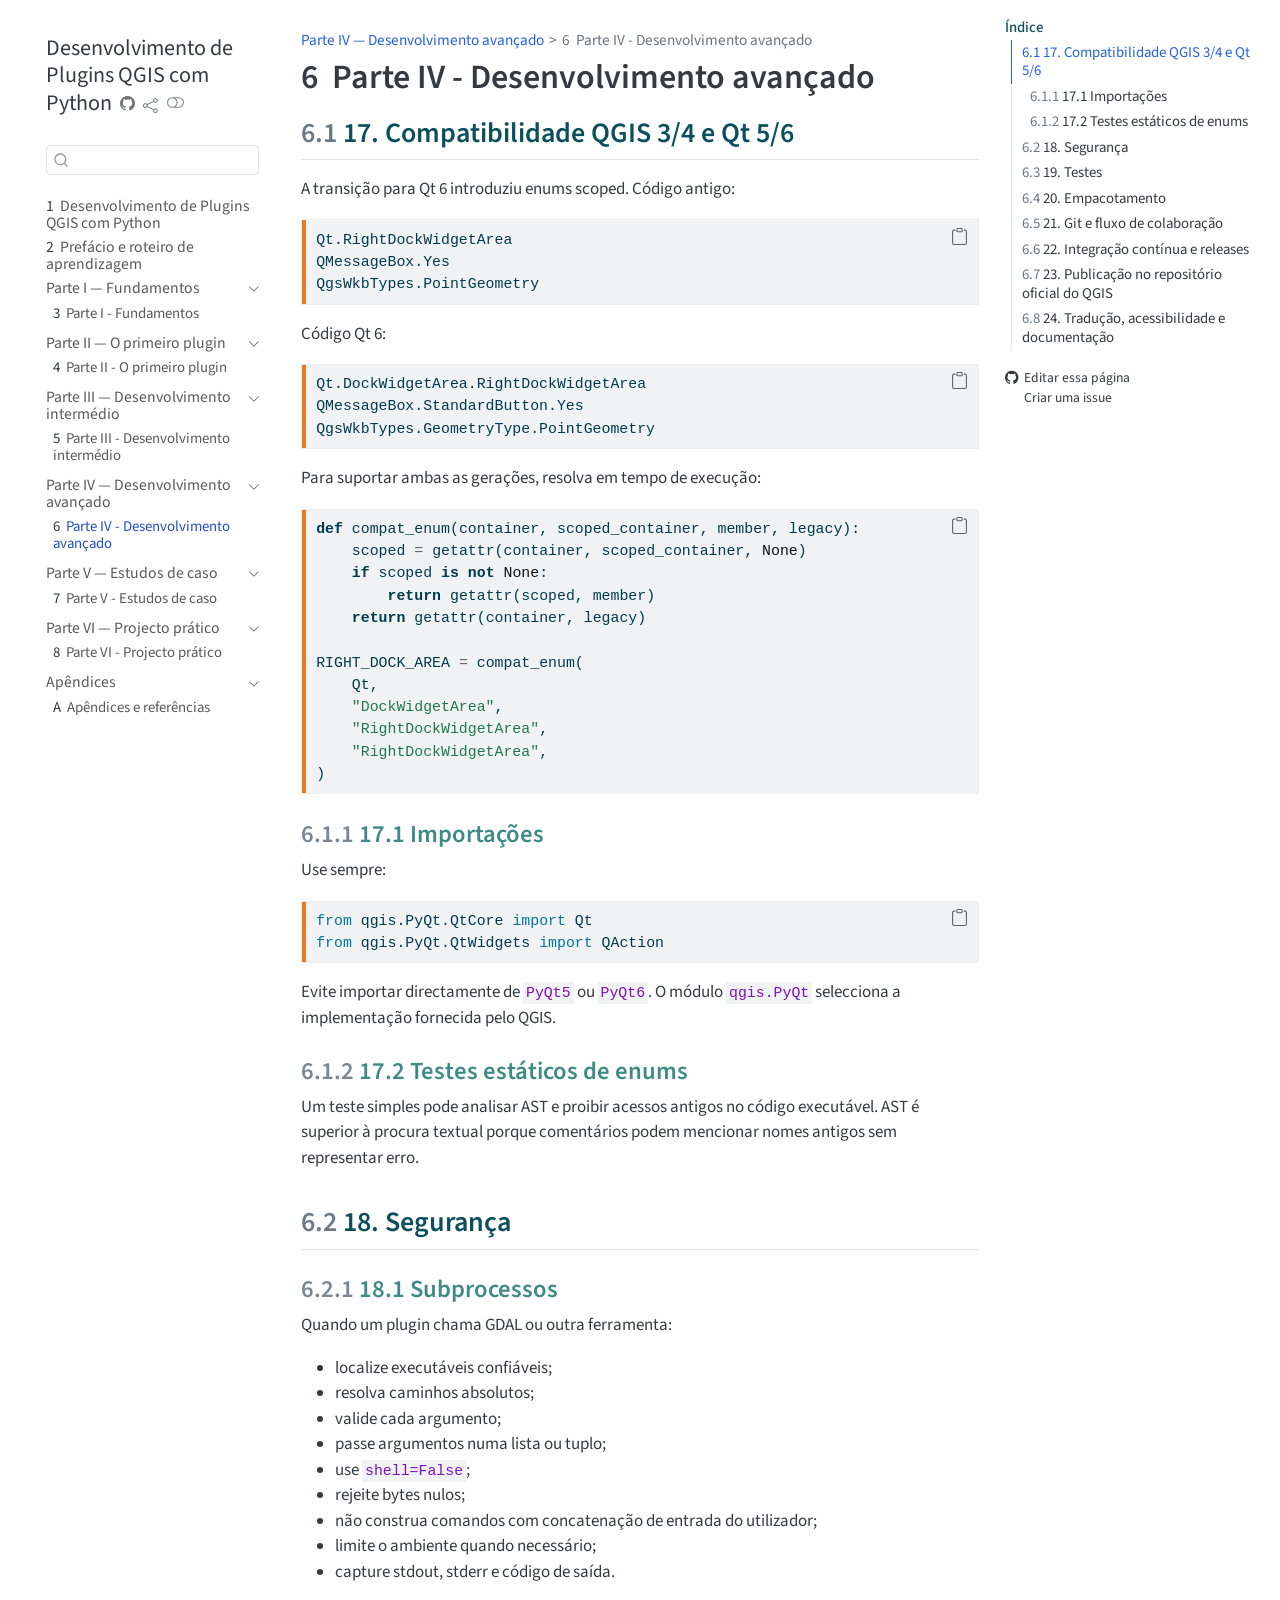
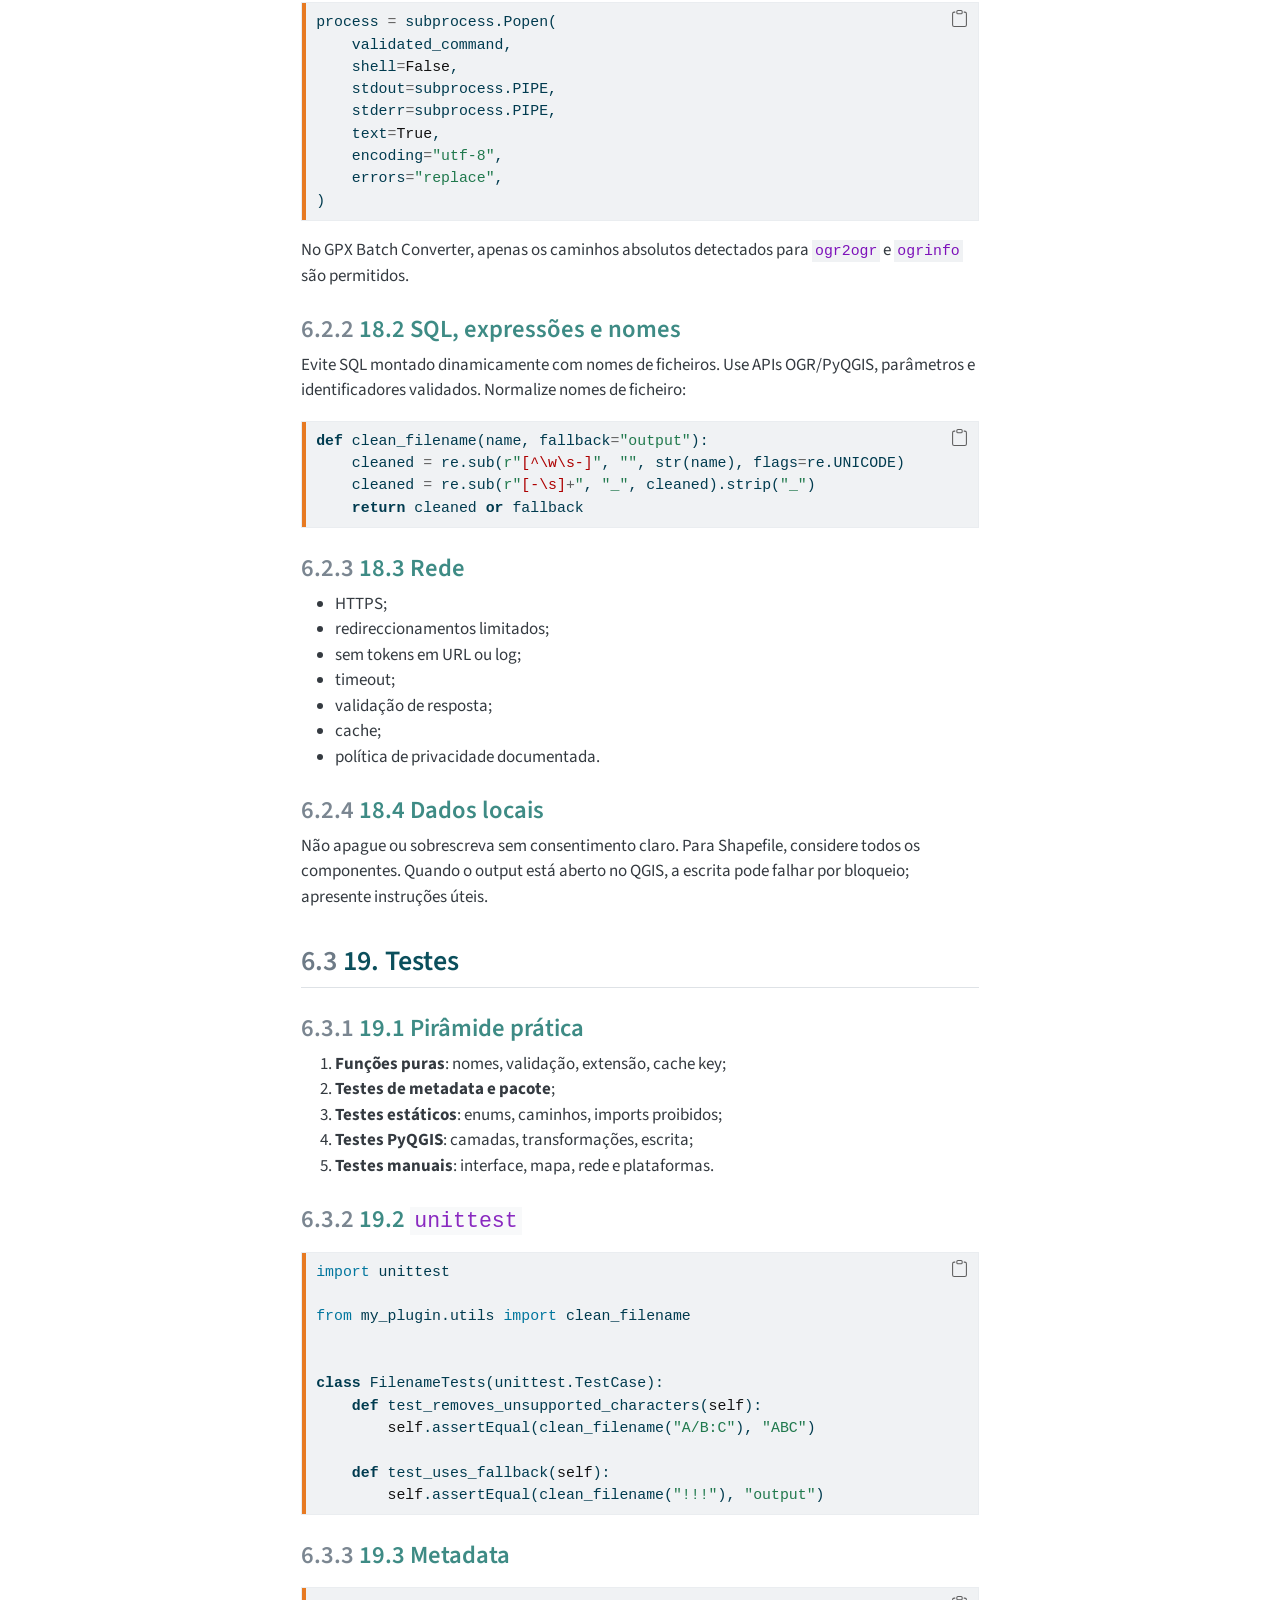
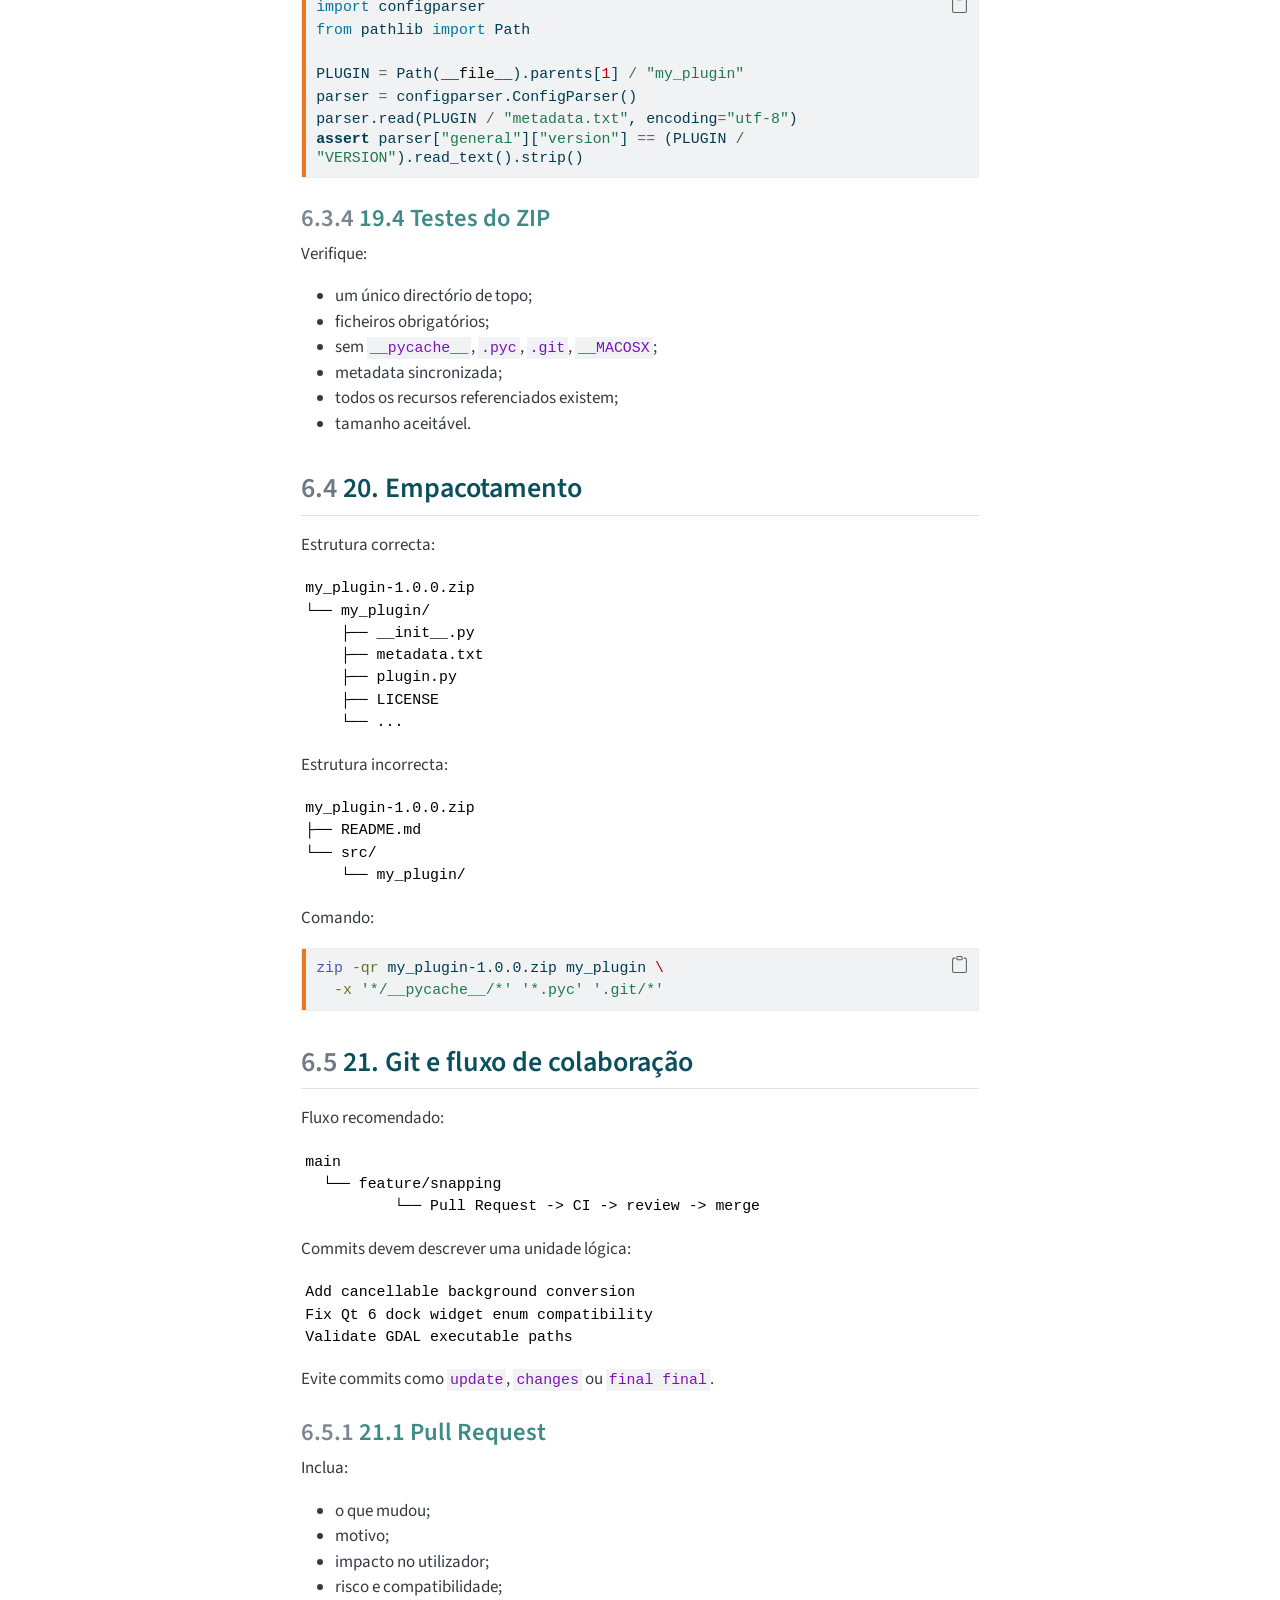
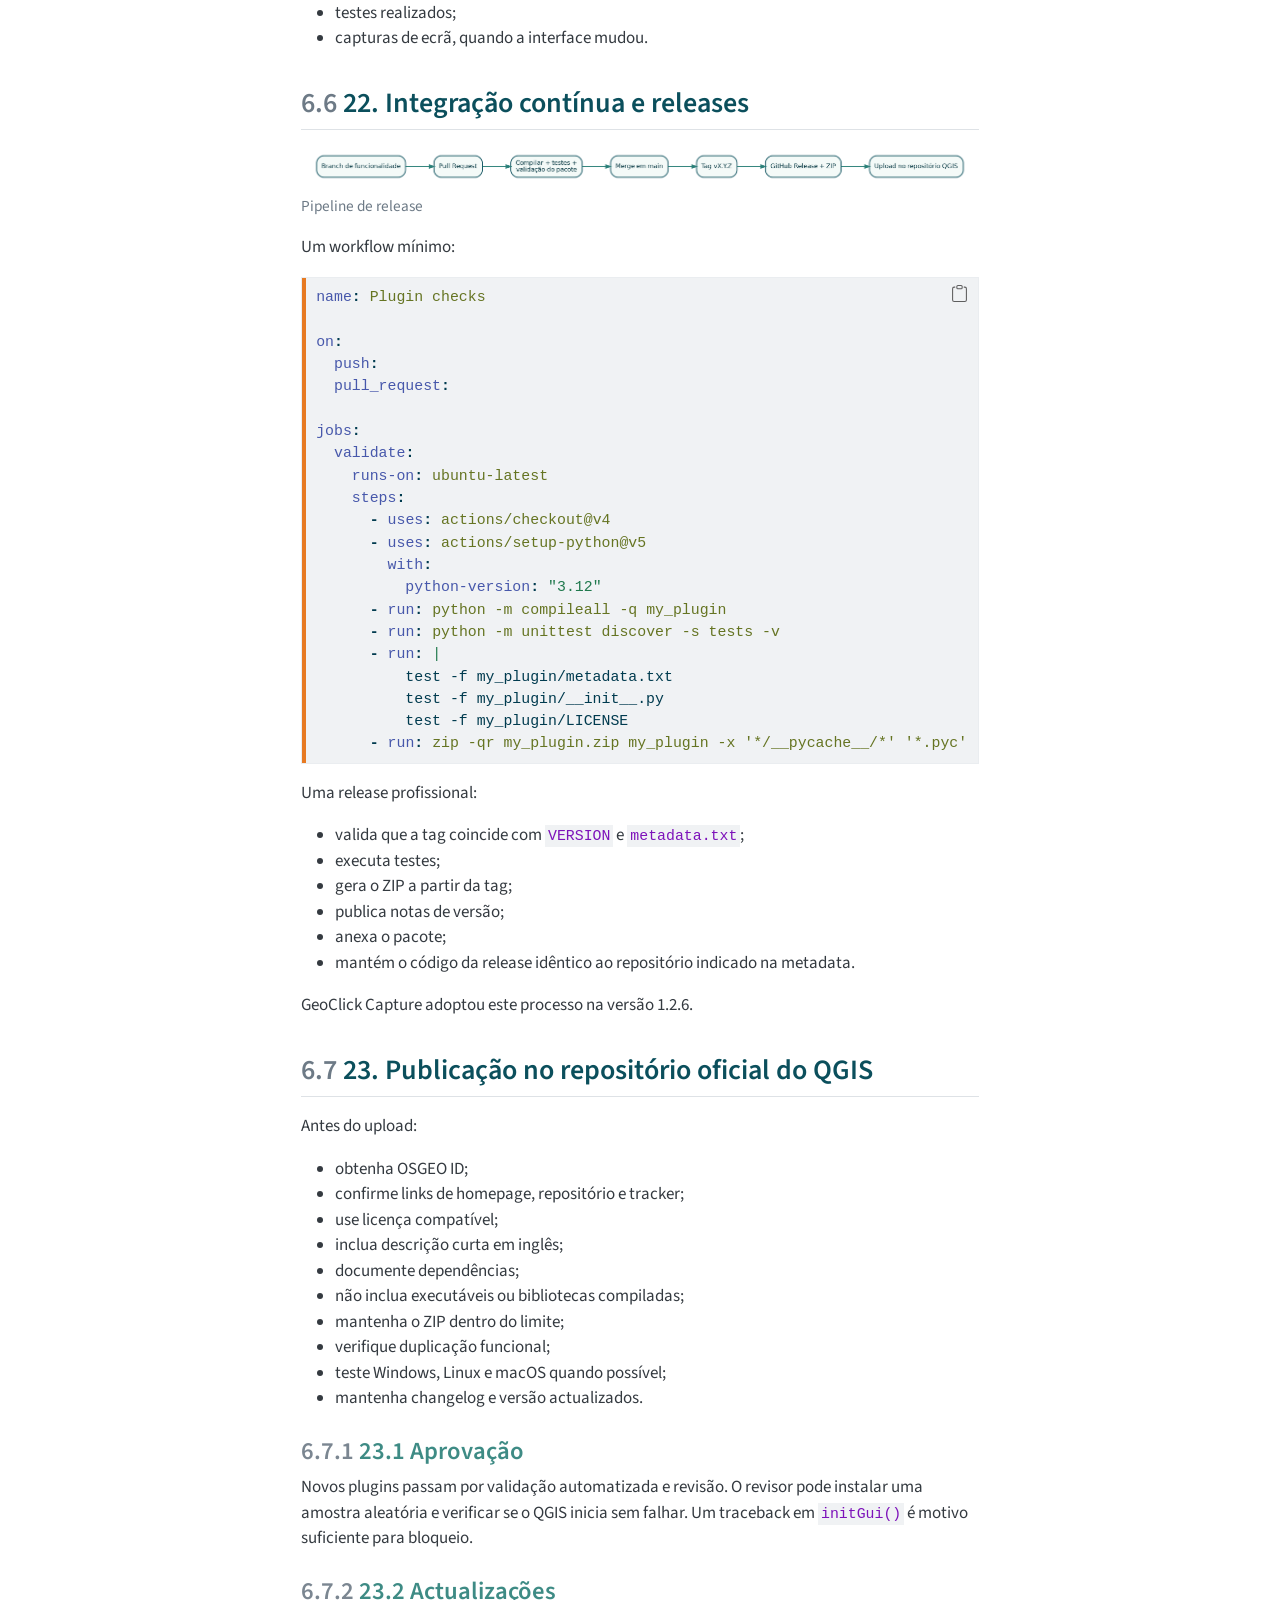
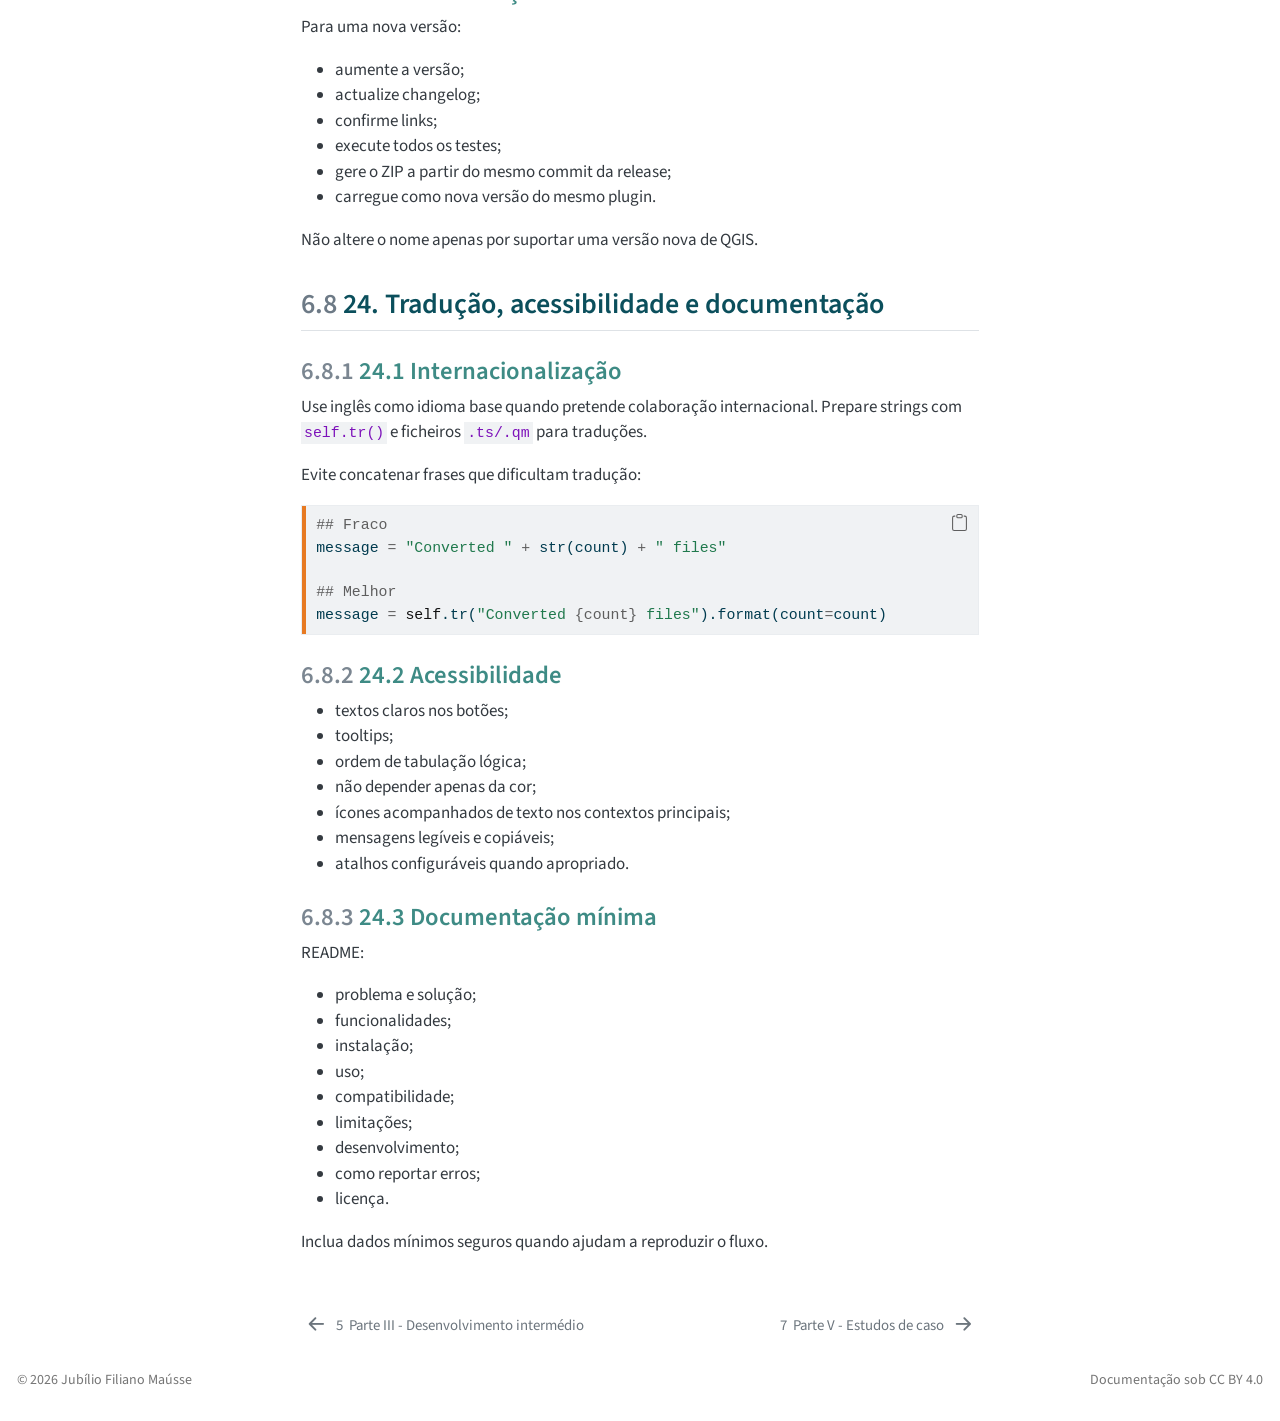
<file: chapters/04-desenvolvimento-avancado.html>
<!DOCTYPE html>
<html xmlns="http://www.w3.org/1999/xhtml" lang="pt-PT" xml:lang="pt-PT"><head>

<meta charset="utf-8">
<meta name="generator" content="quarto-1.10.18">

<meta name="viewport" content="width=device-width, initial-scale=1.0, user-scalable=yes">


<title>6&nbsp; Parte IV - Desenvolvimento avançado – Desenvolvimento de Plugins QGIS com Python</title>
<style>
/* Default styles provided by pandoc.
** See https://pandoc.org/MANUAL.html#variables-for-html for config info.
*/
span.smallcaps{font-variant: small-caps;}
div.columns{display: flex; gap: 1.5em;}
div.column{flex: auto;}
@media screen {
div.columns{gap: min(4vw, 1.5em);}
div.column{overflow-x: auto;}
}
div.hanging-indent{margin-left: 1.5em; text-indent: -1.5em;}
ul.task-list{list-style: none;}
ul.task-list li input[type="checkbox"] {
  width: 0.8em;
  margin: 0 0.8em 0.2em -1em; /* quarto-specific, see https://github.com/quarto-dev/quarto-cli/issues/4556 */ 
  vertical-align: middle;
}
/* CSS for syntax highlighting */
html { -webkit-text-size-adjust: 100%; }
pre > code.sourceCode { white-space: pre; position: relative; }
pre > code.sourceCode > span { display: inline-block; line-height: 1.25; }
pre > code.sourceCode > span:empty { height: 1.2em; }
.sourceCode { overflow: visible; }
code.sourceCode > span { color: inherit; text-decoration: inherit; }
div.sourceCode { margin: 1em 0; }
pre.sourceCode { margin: 0; }
@media screen {
div.sourceCode { overflow: auto; }
}
@media print {
pre > code.sourceCode { white-space: pre-wrap; }
pre > code.sourceCode > span { text-indent: -5em; padding-left: 5em; }
}
pre.numberSource code
  { counter-reset: source-line 0; }
pre.numberSource code > span
  { position: relative; left: -4em; counter-increment: source-line; }
pre.numberSource code > span > a:first-child::before
  { content: counter(source-line);
    position: relative; left: -1em; text-align: right; vertical-align: baseline;
    border: none; display: inline-block;
    -webkit-touch-callout: none; -webkit-user-select: none;
    -khtml-user-select: none; -moz-user-select: none;
    -ms-user-select: none; user-select: none;
    padding: 0 4px; width: 4em;
  }
pre.numberSource { margin-left: 3em;  padding-left: 4px; }
div.sourceCode
  {   }
@media screen {
pre > code.sourceCode > span > a:first-child::before { text-decoration: underline; }
}
</style>


<script src="../site_libs/quarto-nav/quarto-nav.js"></script>
<script src="../site_libs/quarto-nav/headroom.min.js"></script>
<script src="../site_libs/clipboard/clipboard.min.js"></script>
<script src="../site_libs/quarto-search/autocomplete.umd.js"></script>
<script src="../site_libs/quarto-search/fuse.min.js"></script>
<script src="../site_libs/quarto-search/quarto-search.js"></script>
<meta name="quarto:offset" content="../">
<link href="../chapters/05-estudos-de-caso.html" rel="next">
<link href="../chapters/03-desenvolvimento-intermedio.html" rel="prev">
<script src="../site_libs/quarto-html/quarto.js" type="module"></script>
<script src="../site_libs/quarto-html/tabsets/tabsets.js" type="module"></script>
<script src="../site_libs/quarto-html/popper.min.js"></script>
<script src="../site_libs/quarto-html/tippy.umd.min.js"></script>
<script src="../site_libs/quarto-html/anchor.min.js"></script>
<link href="../site_libs/quarto-html/tippy.css" rel="stylesheet">
<link href="../site_libs/quarto-html/quarto-syntax-highlighting-64a204ab8560d761af7679ceaba22944.css" rel="stylesheet" class="quarto-color-scheme" id="quarto-text-highlighting-styles">
<link href="../site_libs/quarto-html/quarto-syntax-highlighting-dark-b85bc7c33db8c58e0ec93c3465666fed.css" rel="stylesheet" class="quarto-color-scheme quarto-color-alternate" id="quarto-text-highlighting-styles">
<link href="../site_libs/quarto-html/quarto-syntax-highlighting-64a204ab8560d761af7679ceaba22944.css" rel="stylesheet" class="quarto-color-scheme-extra" id="quarto-text-highlighting-styles">
<script src="../site_libs/bootstrap/bootstrap.min.js"></script>
<link href="../site_libs/bootstrap/bootstrap-icons.css" rel="stylesheet">
<link href="../site_libs/bootstrap/bootstrap-683d4e0d048b158eada5e8077d4cc262.min.css" rel="stylesheet" append-hash="true" class="quarto-color-scheme" id="quarto-bootstrap" data-mode="light">
<link href="../site_libs/bootstrap/bootstrap-dark-27332f4fd0b2a56405d42df7c190b189.min.css" rel="stylesheet" append-hash="true" class="quarto-color-scheme quarto-color-alternate" id="quarto-bootstrap" data-mode="dark">
<link href="../site_libs/bootstrap/bootstrap-683d4e0d048b158eada5e8077d4cc262.min.css" rel="stylesheet" append-hash="true" class="quarto-color-scheme-extra" id="quarto-bootstrap" data-mode="light">
<script id="quarto-search-options" type="application/json">{
  "location": "sidebar",
  "copy-button": false,
  "collapse-after": 3,
  "panel-placement": "start",
  "type": "textbox",
  "limit": 50,
  "keyboard-shortcut": [
    "f",
    "/",
    "s"
  ],
  "show-item-context": false,
  "language": {
    "search-no-results-text": "Nenhum resultado",
    "search-matching-documents-text": "documentos correspondentes",
    "search-copy-link-title": "Copiar link para a busca",
    "search-hide-matches-text": "Esconder correspondências adicionais",
    "search-more-match-text": "mais correspondência neste documento",
    "search-more-matches-text": "mais correspondências neste documento",
    "search-clear-button-title": "Limpar",
    "search-text-placeholder": "",
    "search-detached-cancel-button-title": "Cancelar",
    "search-submit-button-title": "Enviar",
    "search-label": "Procurar"
  }
}</script>


<link rel="stylesheet" href="../styles.css">
</head>

<body class="nav-sidebar floating quarto-light"><script id="quarto-html-before-body" type="application/javascript">
    const toggleBodyColorMode = (bsSheetEl) => {
      const mode = bsSheetEl.getAttribute("data-mode");
      const bodyEl = window.document.querySelector("body");
      if (mode === "dark") {
        bodyEl.classList.add("quarto-dark");
        bodyEl.classList.remove("quarto-light");
      } else {
        bodyEl.classList.add("quarto-light");
        bodyEl.classList.remove("quarto-dark");
      }
    }
    const toggleBodyColorPrimary = () => {
      const bsSheetEl = window.document.querySelector("link#quarto-bootstrap:not([rel=disabled-stylesheet])");
      if (bsSheetEl) {
        toggleBodyColorMode(bsSheetEl);
      }
    }
    const setColorSchemeToggle = (alternate) => {
      const toggles = window.document.querySelectorAll('.quarto-color-scheme-toggle');
      for (let i=0; i < toggles.length; i++) {
        const toggle = toggles[i];
        if (toggle) {
          if (alternate) {
            toggle.classList.add("alternate");
          } else {
            toggle.classList.remove("alternate");
          }
        }
      }
    };
    const toggleColorMode = (alternate) => {
      // Switch the stylesheets
      const primaryStylesheets = window.document.querySelectorAll('link.quarto-color-scheme:not(.quarto-color-alternate)');
      const alternateStylesheets = window.document.querySelectorAll('link.quarto-color-scheme.quarto-color-alternate');
      manageTransitions('#quarto-margin-sidebar .nav-link', false);
      if (alternate) {
        // note: dark is layered on light, we don't disable primary!
        enableStylesheet(alternateStylesheets);
        for (const sheetNode of alternateStylesheets) {
          if (sheetNode.id === "quarto-bootstrap") {
            toggleBodyColorMode(sheetNode);
          }
        }
      } else {
        disableStylesheet(alternateStylesheets);
        enableStylesheet(primaryStylesheets)
        toggleBodyColorPrimary();
      }
      manageTransitions('#quarto-margin-sidebar .nav-link', true);
      // Switch the toggles
      setColorSchemeToggle(alternate)
      // Hack to workaround the fact that safari doesn't
      // properly recolor the scrollbar when toggling (#1455)
      if (navigator.userAgent.indexOf('Safari') > 0 && navigator.userAgent.indexOf('Chrome') == -1) {
        manageTransitions("body", false);
        window.scrollTo(0, 1);
        setTimeout(() => {
          window.scrollTo(0, 0);
          manageTransitions("body", true);
        }, 40);
      }
    }
    const disableStylesheet = (stylesheets) => {
      for (let i=0; i < stylesheets.length; i++) {
        const stylesheet = stylesheets[i];
        stylesheet.rel = 'disabled-stylesheet';
      }
    }
    const enableStylesheet = (stylesheets) => {
      for (let i=0; i < stylesheets.length; i++) {
        const stylesheet = stylesheets[i];
        if(stylesheet.rel !== 'stylesheet') { // for Chrome, which will still FOUC without this check
          stylesheet.rel = 'stylesheet';
        }
      }
    }
    const manageTransitions = (selector, allowTransitions) => {
      const els = window.document.querySelectorAll(selector);
      for (let i=0; i < els.length; i++) {
        const el = els[i];
        if (allowTransitions) {
          el.classList.remove('notransition');
        } else {
          el.classList.add('notransition');
        }
      }
    }
    const isFileUrl = () => {
      return window.location.protocol === 'file:';
    }
    const hasAlternateSentinel = () => {
      let styleSentinel = getColorSchemeSentinel();
      if (styleSentinel !== null) {
        return styleSentinel === "alternate";
      } else {
        return false;
      }
    }
    const setStyleSentinel = (alternate) => {
      const value = alternate ? "alternate" : "default";
      if (!isFileUrl()) {
        window.localStorage.setItem("quarto-color-scheme", value);
      } else {
        localAlternateSentinel = value;
      }
    }
    const getColorSchemeSentinel = () => {
      if (!isFileUrl()) {
        const storageValue = window.localStorage.getItem("quarto-color-scheme");
        return storageValue != null ? storageValue : localAlternateSentinel;
      } else {
        return localAlternateSentinel;
      }
    }
    const toggleGiscusIfUsed = (isAlternate, darkModeDefault) => {
      const baseTheme = document.querySelector('#giscus-base-theme')?.value ?? 'light';
      const alternateTheme = document.querySelector('#giscus-alt-theme')?.value ?? 'dark';
      let newTheme = '';
      if(authorPrefersDark) {
        newTheme = isAlternate ? baseTheme : alternateTheme;
      } else {
        newTheme = isAlternate ? alternateTheme : baseTheme;
      }
      const changeGiscusTheme = () => {
        // From: https://github.com/giscus/giscus/issues/336
        const sendMessage = (message) => {
          const iframe = document.querySelector('iframe.giscus-frame');
          if (!iframe) return;
          iframe.contentWindow.postMessage({ giscus: message }, 'https://giscus.app');
        }
        sendMessage({
          setConfig: {
            theme: newTheme
          }
        });
      }
      const isGiscussLoaded = window.document.querySelector('iframe.giscus-frame') !== null;
      if (isGiscussLoaded) {
        changeGiscusTheme();
      }
    };
    const authorPrefersDark = false;
    const darkModeDefault = authorPrefersDark;
      document.querySelector('link#quarto-text-highlighting-styles.quarto-color-scheme-extra').rel = 'disabled-stylesheet';
      document.querySelector('link#quarto-bootstrap.quarto-color-scheme-extra').rel = 'disabled-stylesheet';
    let localAlternateSentinel = darkModeDefault ? 'alternate' : 'default';
    // Dark / light mode switch
    window.quartoToggleColorScheme = () => {
      // Read the current dark / light value
      let toAlternate = !hasAlternateSentinel();
      toggleColorMode(toAlternate);
      setStyleSentinel(toAlternate);
      toggleGiscusIfUsed(toAlternate, darkModeDefault);
      window.dispatchEvent(new Event('resize'));
    };
    // Switch to dark mode if need be
    if (hasAlternateSentinel()) {
      toggleColorMode(true);
    } else {
      toggleColorMode(false);
    }
  </script>

<div id="quarto-search-results"></div>
  <header id="quarto-header" class="headroom fixed-top">
  <nav class="quarto-secondary-nav">
    <div class="container-fluid d-flex">
      <button type="button" class="quarto-btn-toggle btn" data-bs-toggle="collapse" role="button" data-bs-target=".quarto-sidebar-collapse-item" aria-controls="quarto-sidebar" aria-expanded="false" aria-label="Alternar barra lateral" onclick="if (window.quartoToggleHeadroom) { window.quartoToggleHeadroom(); }">
        <i class="bi bi-layout-text-sidebar-reverse"></i>
      </button>
        <nav class="quarto-page-breadcrumbs" aria-label="breadcrumb"><ol class="breadcrumb"><li class="breadcrumb-item"><a href="../chapters/04-desenvolvimento-avancado.html">Parte IV — Desenvolvimento avançado</a></li><li class="breadcrumb-item"><a href="../chapters/04-desenvolvimento-avancado.html"><span class="chapter-number">6</span>&nbsp; <span class="chapter-title">Parte IV - Desenvolvimento avançado</span></a></li></ol></nav>
        <a class="flex-grow-1" role="navigation" data-bs-toggle="collapse" data-bs-target=".quarto-sidebar-collapse-item" aria-controls="quarto-sidebar" aria-expanded="false" aria-label="Alternar barra lateral" onclick="if (window.quartoToggleHeadroom) { window.quartoToggleHeadroom(); }">      
        </a>
      <button type="button" class="btn quarto-search-button" aria-label="Procurar" onclick="window.quartoOpenSearch();">
        <i class="bi bi-search"></i>
      </button>
    </div>
  </nav>
</header>
<!-- content -->
<div id="quarto-content" class="quarto-container page-columns page-rows-contents page-layout-article">
<!-- sidebar -->
  <nav id="quarto-sidebar" class="sidebar collapse collapse-horizontal quarto-sidebar-collapse-item sidebar-navigation floating overflow-auto">
    <div class="pt-lg-2 mt-2 text-left sidebar-header">
    <div class="sidebar-title mb-0 py-0">
      <a href="../">Desenvolvimento de Plugins QGIS com Python</a> 
        <div class="sidebar-tools-main tools-wide">
    <a href="https://github.com/Jubilio/qgis-plugin-development-manual" title="Código fonte" class="quarto-navigation-tool px-1" aria-label="Código fonte"><i class="bi bi-github"></i></a>
    <div class="dropdown">
      <a href="" title="Share" id="quarto-navigation-tool-dropdown-0" class="quarto-navigation-tool dropdown-toggle px-1" data-bs-toggle="dropdown" aria-expanded="false" role="link" aria-label="Share"><i class="bi bi-share"></i></a>
      <ul class="dropdown-menu" aria-labelledby="quarto-navigation-tool-dropdown-0">
          <li>
            <a class="dropdown-item sidebar-tools-main-item" href="https://www.linkedin.com/sharing/share-offsite/?url=|url|">
              <i class="bi bi-linkedin pe-1"></i>
            LinkedIn
            </a>
          </li>
          <li>
            <a class="dropdown-item sidebar-tools-main-item" href="https://twitter.com/intent/tweet?url=|url|">
              <i class="bi bi-twitter pe-1"></i>
            Twitter
            </a>
          </li>
      </ul>
    </div>
  <a href="" class="quarto-color-scheme-toggle quarto-navigation-tool  px-1" onclick="window.quartoToggleColorScheme(); return false;" title="Alternar modo escuro"><i class="bi"></i></a>
</div>
    </div>
      </div>
        <div class="mt-2 flex-shrink-0 align-items-center">
        <div class="sidebar-search">
        <div id="quarto-search" class="" title="Procurar"></div>
        </div>
        </div>
    <div class="sidebar-menu-container"> 
    <ul class="list-unstyled mt-1">
        <li class="sidebar-item">
  <div class="sidebar-item-container"> 
  <a href="../index.html" class="sidebar-item-text sidebar-link">
 <span class="menu-text"><span class="chapter-number">1</span>&nbsp; <span class="chapter-title">Desenvolvimento de Plugins QGIS com Python</span></span></a>
  </div>
</li>
        <li class="sidebar-item">
  <div class="sidebar-item-container"> 
  <a href="../chapters/00-prefacio.html" class="sidebar-item-text sidebar-link">
 <span class="menu-text"><span class="chapter-number">2</span>&nbsp; <span class="chapter-title">Prefácio e roteiro de aprendizagem</span></span></a>
  </div>
</li>
        <li class="sidebar-item sidebar-item-section">
      <div class="sidebar-item-container"> 
            <a class="sidebar-item-text sidebar-link text-start" data-bs-toggle="collapse" data-bs-target="#quarto-sidebar-section-1" role="navigation" aria-expanded="true">
 <span class="menu-text">Parte I — Fundamentos</span></a>
          <a class="sidebar-item-toggle text-start" data-bs-toggle="collapse" data-bs-target="#quarto-sidebar-section-1" role="navigation" aria-expanded="true" aria-label="Alternar seção">
            <i class="bi bi-chevron-right ms-2"></i>
          </a> 
      </div>
      <ul id="quarto-sidebar-section-1" class="collapse list-unstyled sidebar-section depth1 show">  
          <li class="sidebar-item">
  <div class="sidebar-item-container"> 
  <a href="../chapters/01-fundamentos.html" class="sidebar-item-text sidebar-link">
 <span class="menu-text"><span class="chapter-number">3</span>&nbsp; <span class="chapter-title">Parte I - Fundamentos</span></span></a>
  </div>
</li>
      </ul>
  </li>
        <li class="sidebar-item sidebar-item-section">
      <div class="sidebar-item-container"> 
            <a class="sidebar-item-text sidebar-link text-start" data-bs-toggle="collapse" data-bs-target="#quarto-sidebar-section-2" role="navigation" aria-expanded="true">
 <span class="menu-text">Parte II — O primeiro plugin</span></a>
          <a class="sidebar-item-toggle text-start" data-bs-toggle="collapse" data-bs-target="#quarto-sidebar-section-2" role="navigation" aria-expanded="true" aria-label="Alternar seção">
            <i class="bi bi-chevron-right ms-2"></i>
          </a> 
      </div>
      <ul id="quarto-sidebar-section-2" class="collapse list-unstyled sidebar-section depth1 show">  
          <li class="sidebar-item">
  <div class="sidebar-item-container"> 
  <a href="../chapters/02-primeiro-plugin.html" class="sidebar-item-text sidebar-link">
 <span class="menu-text"><span class="chapter-number">4</span>&nbsp; <span class="chapter-title">Parte II - O primeiro plugin</span></span></a>
  </div>
</li>
      </ul>
  </li>
        <li class="sidebar-item sidebar-item-section">
      <div class="sidebar-item-container"> 
            <a class="sidebar-item-text sidebar-link text-start" data-bs-toggle="collapse" data-bs-target="#quarto-sidebar-section-3" role="navigation" aria-expanded="true">
 <span class="menu-text">Parte III — Desenvolvimento intermédio</span></a>
          <a class="sidebar-item-toggle text-start" data-bs-toggle="collapse" data-bs-target="#quarto-sidebar-section-3" role="navigation" aria-expanded="true" aria-label="Alternar seção">
            <i class="bi bi-chevron-right ms-2"></i>
          </a> 
      </div>
      <ul id="quarto-sidebar-section-3" class="collapse list-unstyled sidebar-section depth1 show">  
          <li class="sidebar-item">
  <div class="sidebar-item-container"> 
  <a href="../chapters/03-desenvolvimento-intermedio.html" class="sidebar-item-text sidebar-link">
 <span class="menu-text"><span class="chapter-number">5</span>&nbsp; <span class="chapter-title">Parte III - Desenvolvimento intermédio</span></span></a>
  </div>
</li>
      </ul>
  </li>
        <li class="sidebar-item sidebar-item-section">
      <div class="sidebar-item-container"> 
            <a class="sidebar-item-text sidebar-link text-start" data-bs-toggle="collapse" data-bs-target="#quarto-sidebar-section-4" role="navigation" aria-expanded="true">
 <span class="menu-text">Parte IV — Desenvolvimento avançado</span></a>
          <a class="sidebar-item-toggle text-start" data-bs-toggle="collapse" data-bs-target="#quarto-sidebar-section-4" role="navigation" aria-expanded="true" aria-label="Alternar seção">
            <i class="bi bi-chevron-right ms-2"></i>
          </a> 
      </div>
      <ul id="quarto-sidebar-section-4" class="collapse list-unstyled sidebar-section depth1 show">  
          <li class="sidebar-item">
  <div class="sidebar-item-container"> 
  <a href="../chapters/04-desenvolvimento-avancado.html" class="sidebar-item-text sidebar-link active">
 <span class="menu-text"><span class="chapter-number">6</span>&nbsp; <span class="chapter-title">Parte IV - Desenvolvimento avançado</span></span></a>
  </div>
</li>
      </ul>
  </li>
        <li class="sidebar-item sidebar-item-section">
      <div class="sidebar-item-container"> 
            <a class="sidebar-item-text sidebar-link text-start" data-bs-toggle="collapse" data-bs-target="#quarto-sidebar-section-5" role="navigation" aria-expanded="true">
 <span class="menu-text">Parte V — Estudos de caso</span></a>
          <a class="sidebar-item-toggle text-start" data-bs-toggle="collapse" data-bs-target="#quarto-sidebar-section-5" role="navigation" aria-expanded="true" aria-label="Alternar seção">
            <i class="bi bi-chevron-right ms-2"></i>
          </a> 
      </div>
      <ul id="quarto-sidebar-section-5" class="collapse list-unstyled sidebar-section depth1 show">  
          <li class="sidebar-item">
  <div class="sidebar-item-container"> 
  <a href="../chapters/05-estudos-de-caso.html" class="sidebar-item-text sidebar-link">
 <span class="menu-text"><span class="chapter-number">7</span>&nbsp; <span class="chapter-title">Parte V - Estudos de caso</span></span></a>
  </div>
</li>
      </ul>
  </li>
        <li class="sidebar-item sidebar-item-section">
      <div class="sidebar-item-container"> 
            <a class="sidebar-item-text sidebar-link text-start" data-bs-toggle="collapse" data-bs-target="#quarto-sidebar-section-6" role="navigation" aria-expanded="true">
 <span class="menu-text">Parte VI — Projecto prático</span></a>
          <a class="sidebar-item-toggle text-start" data-bs-toggle="collapse" data-bs-target="#quarto-sidebar-section-6" role="navigation" aria-expanded="true" aria-label="Alternar seção">
            <i class="bi bi-chevron-right ms-2"></i>
          </a> 
      </div>
      <ul id="quarto-sidebar-section-6" class="collapse list-unstyled sidebar-section depth1 show">  
          <li class="sidebar-item">
  <div class="sidebar-item-container"> 
  <a href="../chapters/06-projecto-pratico.html" class="sidebar-item-text sidebar-link">
 <span class="menu-text"><span class="chapter-number">8</span>&nbsp; <span class="chapter-title">Parte VI - Projecto prático</span></span></a>
  </div>
</li>
      </ul>
  </li>
        <li class="sidebar-item sidebar-item-section">
      <div class="sidebar-item-container"> 
            <a class="sidebar-item-text sidebar-link text-start" data-bs-toggle="collapse" data-bs-target="#quarto-sidebar-section-7" role="navigation" aria-expanded="true">
 <span class="menu-text">Apêndices</span></a>
          <a class="sidebar-item-toggle text-start" data-bs-toggle="collapse" data-bs-target="#quarto-sidebar-section-7" role="navigation" aria-expanded="true" aria-label="Alternar seção">
            <i class="bi bi-chevron-right ms-2"></i>
          </a> 
      </div>
      <ul id="quarto-sidebar-section-7" class="collapse list-unstyled sidebar-section depth1 show">  
          <li class="sidebar-item">
  <div class="sidebar-item-container"> 
  <a href="../chapters/07-apendices.html" class="sidebar-item-text sidebar-link">
 <span class="menu-text"><span class="chapter-number">A</span>&nbsp; <span class="chapter-title">Apêndices e referências</span></span></a>
  </div>
</li>
      </ul>
  </li>
    </ul>
    </div>
</nav>
<div id="quarto-sidebar-glass" class="quarto-sidebar-collapse-item" data-bs-toggle="collapse" data-bs-target=".quarto-sidebar-collapse-item"></div>
<!-- margin-sidebar -->
    <div id="quarto-margin-sidebar" class="sidebar margin-sidebar">
        <nav id="TOC" role="doc-toc" class="toc-active">
    <h2 id="toc-title">Índice</h2>
   
  <ul>
  <li><a href="#compatibilidade-qgis-34-e-qt-56" id="toc-compatibilidade-qgis-34-e-qt-56" class="nav-link active" data-scroll-target="#compatibilidade-qgis-34-e-qt-56"><span class="header-section-number">6.1</span> 17. Compatibilidade QGIS 3/4 e Qt 5/6</a>
  <ul class="collapse">
  <li><a href="#importações" id="toc-importações" class="nav-link" data-scroll-target="#importações"><span class="header-section-number">6.1.1</span> 17.1 Importações</a></li>
  <li><a href="#testes-estáticos-de-enums" id="toc-testes-estáticos-de-enums" class="nav-link" data-scroll-target="#testes-estáticos-de-enums"><span class="header-section-number">6.1.2</span> 17.2 Testes estáticos de enums</a></li>
  </ul></li>
  <li><a href="#segurança" id="toc-segurança" class="nav-link" data-scroll-target="#segurança"><span class="header-section-number">6.2</span> 18. Segurança</a>
  <ul class="collapse">
  <li><a href="#subprocessos" id="toc-subprocessos" class="nav-link" data-scroll-target="#subprocessos"><span class="header-section-number">6.2.1</span> 18.1 Subprocessos</a></li>
  <li><a href="#sql-expressões-e-nomes" id="toc-sql-expressões-e-nomes" class="nav-link" data-scroll-target="#sql-expressões-e-nomes"><span class="header-section-number">6.2.2</span> 18.2 SQL, expressões e nomes</a></li>
  <li><a href="#rede" id="toc-rede" class="nav-link" data-scroll-target="#rede"><span class="header-section-number">6.2.3</span> 18.3 Rede</a></li>
  <li><a href="#dados-locais" id="toc-dados-locais" class="nav-link" data-scroll-target="#dados-locais"><span class="header-section-number">6.2.4</span> 18.4 Dados locais</a></li>
  </ul></li>
  <li><a href="#testes" id="toc-testes" class="nav-link" data-scroll-target="#testes"><span class="header-section-number">6.3</span> 19. Testes</a>
  <ul class="collapse">
  <li><a href="#pirâmide-prática" id="toc-pirâmide-prática" class="nav-link" data-scroll-target="#pirâmide-prática"><span class="header-section-number">6.3.1</span> 19.1 Pirâmide prática</a></li>
  <li><a href="#unittest" id="toc-unittest" class="nav-link" data-scroll-target="#unittest"><span class="header-section-number">6.3.2</span> 19.2 <code>unittest</code></a></li>
  <li><a href="#metadata" id="toc-metadata" class="nav-link" data-scroll-target="#metadata"><span class="header-section-number">6.3.3</span> 19.3 Metadata</a></li>
  <li><a href="#testes-do-zip" id="toc-testes-do-zip" class="nav-link" data-scroll-target="#testes-do-zip"><span class="header-section-number">6.3.4</span> 19.4 Testes do ZIP</a></li>
  </ul></li>
  <li><a href="#empacotamento" id="toc-empacotamento" class="nav-link" data-scroll-target="#empacotamento"><span class="header-section-number">6.4</span> 20. Empacotamento</a></li>
  <li><a href="#git-e-fluxo-de-colaboração" id="toc-git-e-fluxo-de-colaboração" class="nav-link" data-scroll-target="#git-e-fluxo-de-colaboração"><span class="header-section-number">6.5</span> 21. Git e fluxo de colaboração</a>
  <ul class="collapse">
  <li><a href="#pull-request" id="toc-pull-request" class="nav-link" data-scroll-target="#pull-request"><span class="header-section-number">6.5.1</span> 21.1 Pull Request</a></li>
  </ul></li>
  <li><a href="#integração-contínua-e-releases" id="toc-integração-contínua-e-releases" class="nav-link" data-scroll-target="#integração-contínua-e-releases"><span class="header-section-number">6.6</span> 22. Integração contínua e releases</a></li>
  <li><a href="#publicação-no-repositório-oficial-do-qgis" id="toc-publicação-no-repositório-oficial-do-qgis" class="nav-link" data-scroll-target="#publicação-no-repositório-oficial-do-qgis"><span class="header-section-number">6.7</span> 23. Publicação no repositório oficial do QGIS</a>
  <ul class="collapse">
  <li><a href="#aprovação" id="toc-aprovação" class="nav-link" data-scroll-target="#aprovação"><span class="header-section-number">6.7.1</span> 23.1 Aprovação</a></li>
  <li><a href="#actualizações" id="toc-actualizações" class="nav-link" data-scroll-target="#actualizações"><span class="header-section-number">6.7.2</span> 23.2 Actualizações</a></li>
  </ul></li>
  <li><a href="#tradução-acessibilidade-e-documentação" id="toc-tradução-acessibilidade-e-documentação" class="nav-link" data-scroll-target="#tradução-acessibilidade-e-documentação"><span class="header-section-number">6.8</span> 24. Tradução, acessibilidade e documentação</a>
  <ul class="collapse">
  <li><a href="#internacionalização" id="toc-internacionalização" class="nav-link" data-scroll-target="#internacionalização"><span class="header-section-number">6.8.1</span> 24.1 Internacionalização</a></li>
  <li><a href="#acessibilidade" id="toc-acessibilidade" class="nav-link" data-scroll-target="#acessibilidade"><span class="header-section-number">6.8.2</span> 24.2 Acessibilidade</a></li>
  <li><a href="#documentação-mínima" id="toc-documentação-mínima" class="nav-link" data-scroll-target="#documentação-mínima"><span class="header-section-number">6.8.3</span> 24.3 Documentação mínima</a></li>
  </ul></li>
  </ul>
<div class="toc-actions"><ul><li><a href="https://github.com/Jubilio/qgis-plugin-development-manual/edit/main/chapters/04-desenvolvimento-avancado.qmd" class="toc-action"><i class="bi bi-github"></i>Editar essa página</a></li><li><a href="https://github.com/Jubilio/qgis-plugin-development-manual/issues/new" class="toc-action"><i class="bi empty"></i>Criar uma issue</a></li></ul></div></nav>
    </div>
<!-- main -->
<main class="content" id="quarto-document-content">


<header id="title-block-header" class="quarto-title-block default"><nav class="quarto-page-breadcrumbs quarto-title-breadcrumbs d-none d-lg-block" aria-label="breadcrumb"><ol class="breadcrumb"><li class="breadcrumb-item"><a href="../chapters/04-desenvolvimento-avancado.html">Parte IV — Desenvolvimento avançado</a></li><li class="breadcrumb-item"><a href="../chapters/04-desenvolvimento-avancado.html"><span class="chapter-number">6</span>&nbsp; <span class="chapter-title">Parte IV - Desenvolvimento avançado</span></a></li></ol></nav>
<div class="quarto-title">
<h1 class="title"><span class="chapter-number">6</span>&nbsp; <span class="chapter-title">Parte IV - Desenvolvimento avançado</span></h1>
</div>



<div class="quarto-title-meta">

    
  
    
  </div>
  


</header>


<section id="compatibilidade-qgis-34-e-qt-56" class="level2" data-number="6.1">
<h2 data-number="6.1" class="anchored" data-anchor-id="compatibilidade-qgis-34-e-qt-56"><span class="header-section-number">6.1</span> 17. Compatibilidade QGIS 3/4 e Qt 5/6</h2>
<p>A transição para Qt 6 introduziu enums scoped. Código antigo:</p>
<div class="code-copy-outer-scaffold"><div class="sourceCode" id="cb1"><pre class="sourceCode python code-with-copy"><code class="sourceCode python"><span id="cb1-1"><a href="#cb1-1" aria-hidden="true" tabindex="-1"></a>Qt.RightDockWidgetArea</span>
<span id="cb1-2"><a href="#cb1-2" aria-hidden="true" tabindex="-1"></a>QMessageBox.Yes</span>
<span id="cb1-3"><a href="#cb1-3" aria-hidden="true" tabindex="-1"></a>QgsWkbTypes.PointGeometry</span></code></pre></div><button title="Copiar para a área de transferência" class="code-copy-button"><i class="bi"></i></button></div>
<p>Código Qt 6:</p>
<div class="code-copy-outer-scaffold"><div class="sourceCode" id="cb2"><pre class="sourceCode python code-with-copy"><code class="sourceCode python"><span id="cb2-1"><a href="#cb2-1" aria-hidden="true" tabindex="-1"></a>Qt.DockWidgetArea.RightDockWidgetArea</span>
<span id="cb2-2"><a href="#cb2-2" aria-hidden="true" tabindex="-1"></a>QMessageBox.StandardButton.Yes</span>
<span id="cb2-3"><a href="#cb2-3" aria-hidden="true" tabindex="-1"></a>QgsWkbTypes.GeometryType.PointGeometry</span></code></pre></div><button title="Copiar para a área de transferência" class="code-copy-button"><i class="bi"></i></button></div>
<p>Para suportar ambas as gerações, resolva em tempo de execução:</p>
<div class="code-copy-outer-scaffold"><div class="sourceCode" id="cb3"><pre class="sourceCode python code-with-copy"><code class="sourceCode python"><span id="cb3-1"><a href="#cb3-1" aria-hidden="true" tabindex="-1"></a><span class="kw">def</span> compat_enum(container, scoped_container, member, legacy):</span>
<span id="cb3-2"><a href="#cb3-2" aria-hidden="true" tabindex="-1"></a>    scoped <span class="op">=</span> <span class="bu">getattr</span>(container, scoped_container, <span class="va">None</span>)</span>
<span id="cb3-3"><a href="#cb3-3" aria-hidden="true" tabindex="-1"></a>    <span class="cf">if</span> scoped <span class="kw">is</span> <span class="kw">not</span> <span class="va">None</span>:</span>
<span id="cb3-4"><a href="#cb3-4" aria-hidden="true" tabindex="-1"></a>        <span class="cf">return</span> <span class="bu">getattr</span>(scoped, member)</span>
<span id="cb3-5"><a href="#cb3-5" aria-hidden="true" tabindex="-1"></a>    <span class="cf">return</span> <span class="bu">getattr</span>(container, legacy)</span>
<span id="cb3-6"><a href="#cb3-6" aria-hidden="true" tabindex="-1"></a></span>
<span id="cb3-7"><a href="#cb3-7" aria-hidden="true" tabindex="-1"></a>RIGHT_DOCK_AREA <span class="op">=</span> compat_enum(</span>
<span id="cb3-8"><a href="#cb3-8" aria-hidden="true" tabindex="-1"></a>    Qt,</span>
<span id="cb3-9"><a href="#cb3-9" aria-hidden="true" tabindex="-1"></a>    <span class="st">"DockWidgetArea"</span>,</span>
<span id="cb3-10"><a href="#cb3-10" aria-hidden="true" tabindex="-1"></a>    <span class="st">"RightDockWidgetArea"</span>,</span>
<span id="cb3-11"><a href="#cb3-11" aria-hidden="true" tabindex="-1"></a>    <span class="st">"RightDockWidgetArea"</span>,</span>
<span id="cb3-12"><a href="#cb3-12" aria-hidden="true" tabindex="-1"></a>)</span></code></pre></div><button title="Copiar para a área de transferência" class="code-copy-button"><i class="bi"></i></button></div>
<section id="importações" class="level3" data-number="6.1.1">
<h3 data-number="6.1.1" class="anchored" data-anchor-id="importações"><span class="header-section-number">6.1.1</span> 17.1 Importações</h3>
<p>Use sempre:</p>
<div class="code-copy-outer-scaffold"><div class="sourceCode" id="cb4"><pre class="sourceCode python code-with-copy"><code class="sourceCode python"><span id="cb4-1"><a href="#cb4-1" aria-hidden="true" tabindex="-1"></a><span class="im">from</span> qgis.PyQt.QtCore <span class="im">import</span> Qt</span>
<span id="cb4-2"><a href="#cb4-2" aria-hidden="true" tabindex="-1"></a><span class="im">from</span> qgis.PyQt.QtWidgets <span class="im">import</span> QAction</span></code></pre></div><button title="Copiar para a área de transferência" class="code-copy-button"><i class="bi"></i></button></div>
<p>Evite importar directamente de <code>PyQt5</code> ou <code>PyQt6</code>. O módulo <code>qgis.PyQt</code> selecciona a implementação fornecida pelo QGIS.</p>
</section>
<section id="testes-estáticos-de-enums" class="level3" data-number="6.1.2">
<h3 data-number="6.1.2" class="anchored" data-anchor-id="testes-estáticos-de-enums"><span class="header-section-number">6.1.2</span> 17.2 Testes estáticos de enums</h3>
<p>Um teste simples pode analisar AST e proibir acessos antigos no código executável. AST é superior à procura textual porque comentários podem mencionar nomes antigos sem representar erro.</p>
</section>
</section>
<section id="segurança" class="level2" data-number="6.2">
<h2 data-number="6.2" class="anchored" data-anchor-id="segurança"><span class="header-section-number">6.2</span> 18. Segurança</h2>
<section id="subprocessos" class="level3" data-number="6.2.1">
<h3 data-number="6.2.1" class="anchored" data-anchor-id="subprocessos"><span class="header-section-number">6.2.1</span> 18.1 Subprocessos</h3>
<p>Quando um plugin chama GDAL ou outra ferramenta:</p>
<ul>
<li>localize executáveis confiáveis;</li>
<li>resolva caminhos absolutos;</li>
<li>valide cada argumento;</li>
<li>passe argumentos numa lista ou tuplo;</li>
<li>use <code>shell=False</code>;</li>
<li>rejeite bytes nulos;</li>
<li>não construa comandos com concatenação de entrada do utilizador;</li>
<li>limite o ambiente quando necessário;</li>
<li>capture stdout, stderr e código de saída.</li>
</ul>
<div class="code-copy-outer-scaffold"><div class="sourceCode" id="cb5"><pre class="sourceCode python code-with-copy"><code class="sourceCode python"><span id="cb5-1"><a href="#cb5-1" aria-hidden="true" tabindex="-1"></a>process <span class="op">=</span> subprocess.Popen(</span>
<span id="cb5-2"><a href="#cb5-2" aria-hidden="true" tabindex="-1"></a>    validated_command,</span>
<span id="cb5-3"><a href="#cb5-3" aria-hidden="true" tabindex="-1"></a>    shell<span class="op">=</span><span class="va">False</span>,</span>
<span id="cb5-4"><a href="#cb5-4" aria-hidden="true" tabindex="-1"></a>    stdout<span class="op">=</span>subprocess.PIPE,</span>
<span id="cb5-5"><a href="#cb5-5" aria-hidden="true" tabindex="-1"></a>    stderr<span class="op">=</span>subprocess.PIPE,</span>
<span id="cb5-6"><a href="#cb5-6" aria-hidden="true" tabindex="-1"></a>    text<span class="op">=</span><span class="va">True</span>,</span>
<span id="cb5-7"><a href="#cb5-7" aria-hidden="true" tabindex="-1"></a>    encoding<span class="op">=</span><span class="st">"utf-8"</span>,</span>
<span id="cb5-8"><a href="#cb5-8" aria-hidden="true" tabindex="-1"></a>    errors<span class="op">=</span><span class="st">"replace"</span>,</span>
<span id="cb5-9"><a href="#cb5-9" aria-hidden="true" tabindex="-1"></a>)</span></code></pre></div><button title="Copiar para a área de transferência" class="code-copy-button"><i class="bi"></i></button></div>
<p>No GPX Batch Converter, apenas os caminhos absolutos detectados para <code>ogr2ogr</code> e <code>ogrinfo</code> são permitidos.</p>
</section>
<section id="sql-expressões-e-nomes" class="level3" data-number="6.2.2">
<h3 data-number="6.2.2" class="anchored" data-anchor-id="sql-expressões-e-nomes"><span class="header-section-number">6.2.2</span> 18.2 SQL, expressões e nomes</h3>
<p>Evite SQL montado dinamicamente com nomes de ficheiros. Use APIs OGR/PyQGIS, parâmetros e identificadores validados. Normalize nomes de ficheiro:</p>
<div class="code-copy-outer-scaffold"><div class="sourceCode" id="cb6"><pre class="sourceCode python code-with-copy"><code class="sourceCode python"><span id="cb6-1"><a href="#cb6-1" aria-hidden="true" tabindex="-1"></a><span class="kw">def</span> clean_filename(name, fallback<span class="op">=</span><span class="st">"output"</span>):</span>
<span id="cb6-2"><a href="#cb6-2" aria-hidden="true" tabindex="-1"></a>    cleaned <span class="op">=</span> re.sub(<span class="vs">r"</span><span class="pp">[^</span><span class="dv">\w\s</span><span class="pp">-]</span><span class="vs">"</span>, <span class="st">""</span>, <span class="bu">str</span>(name), flags<span class="op">=</span>re.UNICODE)</span>
<span id="cb6-3"><a href="#cb6-3" aria-hidden="true" tabindex="-1"></a>    cleaned <span class="op">=</span> re.sub(<span class="vs">r"</span><span class="pp">[-</span><span class="dv">\s</span><span class="pp">]</span><span class="op">+</span><span class="vs">"</span>, <span class="st">"_"</span>, cleaned).strip(<span class="st">"_"</span>)</span>
<span id="cb6-4"><a href="#cb6-4" aria-hidden="true" tabindex="-1"></a>    <span class="cf">return</span> cleaned <span class="kw">or</span> fallback</span></code></pre></div><button title="Copiar para a área de transferência" class="code-copy-button"><i class="bi"></i></button></div>
</section>
<section id="rede" class="level3" data-number="6.2.3">
<h3 data-number="6.2.3" class="anchored" data-anchor-id="rede"><span class="header-section-number">6.2.3</span> 18.3 Rede</h3>
<ul>
<li>HTTPS;</li>
<li>redireccionamentos limitados;</li>
<li>sem tokens em URL ou log;</li>
<li>timeout;</li>
<li>validação de resposta;</li>
<li>cache;</li>
<li>política de privacidade documentada.</li>
</ul>
</section>
<section id="dados-locais" class="level3" data-number="6.2.4">
<h3 data-number="6.2.4" class="anchored" data-anchor-id="dados-locais"><span class="header-section-number">6.2.4</span> 18.4 Dados locais</h3>
<p>Não apague ou sobrescreva sem consentimento claro. Para Shapefile, considere todos os componentes. Quando o output está aberto no QGIS, a escrita pode falhar por bloqueio; apresente instruções úteis.</p>
</section>
</section>
<section id="testes" class="level2" data-number="6.3">
<h2 data-number="6.3" class="anchored" data-anchor-id="testes"><span class="header-section-number">6.3</span> 19. Testes</h2>
<section id="pirâmide-prática" class="level3" data-number="6.3.1">
<h3 data-number="6.3.1" class="anchored" data-anchor-id="pirâmide-prática"><span class="header-section-number">6.3.1</span> 19.1 Pirâmide prática</h3>
<ol type="1">
<li><strong>Funções puras</strong>: nomes, validação, extensão, cache key;</li>
<li><strong>Testes de metadata e pacote</strong>;</li>
<li><strong>Testes estáticos</strong>: enums, caminhos, imports proibidos;</li>
<li><strong>Testes PyQGIS</strong>: camadas, transformações, escrita;</li>
<li><strong>Testes manuais</strong>: interface, mapa, rede e plataformas.</li>
</ol>
</section>
<section id="unittest" class="level3" data-number="6.3.2">
<h3 data-number="6.3.2" class="anchored" data-anchor-id="unittest"><span class="header-section-number">6.3.2</span> 19.2 <code>unittest</code></h3>
<div class="code-copy-outer-scaffold"><div class="sourceCode" id="cb7"><pre class="sourceCode python code-with-copy"><code class="sourceCode python"><span id="cb7-1"><a href="#cb7-1" aria-hidden="true" tabindex="-1"></a><span class="im">import</span> unittest</span>
<span id="cb7-2"><a href="#cb7-2" aria-hidden="true" tabindex="-1"></a></span>
<span id="cb7-3"><a href="#cb7-3" aria-hidden="true" tabindex="-1"></a><span class="im">from</span> my_plugin.utils <span class="im">import</span> clean_filename</span>
<span id="cb7-4"><a href="#cb7-4" aria-hidden="true" tabindex="-1"></a></span>
<span id="cb7-5"><a href="#cb7-5" aria-hidden="true" tabindex="-1"></a></span>
<span id="cb7-6"><a href="#cb7-6" aria-hidden="true" tabindex="-1"></a><span class="kw">class</span> FilenameTests(unittest.TestCase):</span>
<span id="cb7-7"><a href="#cb7-7" aria-hidden="true" tabindex="-1"></a>    <span class="kw">def</span> test_removes_unsupported_characters(<span class="va">self</span>):</span>
<span id="cb7-8"><a href="#cb7-8" aria-hidden="true" tabindex="-1"></a>        <span class="va">self</span>.assertEqual(clean_filename(<span class="st">"A/B:C"</span>), <span class="st">"ABC"</span>)</span>
<span id="cb7-9"><a href="#cb7-9" aria-hidden="true" tabindex="-1"></a></span>
<span id="cb7-10"><a href="#cb7-10" aria-hidden="true" tabindex="-1"></a>    <span class="kw">def</span> test_uses_fallback(<span class="va">self</span>):</span>
<span id="cb7-11"><a href="#cb7-11" aria-hidden="true" tabindex="-1"></a>        <span class="va">self</span>.assertEqual(clean_filename(<span class="st">"!!!"</span>), <span class="st">"output"</span>)</span></code></pre></div><button title="Copiar para a área de transferência" class="code-copy-button"><i class="bi"></i></button></div>
</section>
<section id="metadata" class="level3" data-number="6.3.3">
<h3 data-number="6.3.3" class="anchored" data-anchor-id="metadata"><span class="header-section-number">6.3.3</span> 19.3 Metadata</h3>
<div class="code-copy-outer-scaffold"><div class="sourceCode" id="cb8"><pre class="sourceCode python code-with-copy"><code class="sourceCode python"><span id="cb8-1"><a href="#cb8-1" aria-hidden="true" tabindex="-1"></a><span class="im">import</span> configparser</span>
<span id="cb8-2"><a href="#cb8-2" aria-hidden="true" tabindex="-1"></a><span class="im">from</span> pathlib <span class="im">import</span> Path</span>
<span id="cb8-3"><a href="#cb8-3" aria-hidden="true" tabindex="-1"></a></span>
<span id="cb8-4"><a href="#cb8-4" aria-hidden="true" tabindex="-1"></a>PLUGIN <span class="op">=</span> Path(<span class="va">__file__</span>).parents[<span class="dv">1</span>] <span class="op">/</span> <span class="st">"my_plugin"</span></span>
<span id="cb8-5"><a href="#cb8-5" aria-hidden="true" tabindex="-1"></a>parser <span class="op">=</span> configparser.ConfigParser()</span>
<span id="cb8-6"><a href="#cb8-6" aria-hidden="true" tabindex="-1"></a>parser.read(PLUGIN <span class="op">/</span> <span class="st">"metadata.txt"</span>, encoding<span class="op">=</span><span class="st">"utf-8"</span>)</span>
<span id="cb8-7"><a href="#cb8-7" aria-hidden="true" tabindex="-1"></a><span class="cf">assert</span> parser[<span class="st">"general"</span>][<span class="st">"version"</span>] <span class="op">==</span> (PLUGIN <span class="op">/</span> <span class="st">"VERSION"</span>).read_text().strip()</span></code></pre></div><button title="Copiar para a área de transferência" class="code-copy-button"><i class="bi"></i></button></div>
</section>
<section id="testes-do-zip" class="level3" data-number="6.3.4">
<h3 data-number="6.3.4" class="anchored" data-anchor-id="testes-do-zip"><span class="header-section-number">6.3.4</span> 19.4 Testes do ZIP</h3>
<p>Verifique:</p>
<ul>
<li>um único directório de topo;</li>
<li>ficheiros obrigatórios;</li>
<li>sem <code>__pycache__</code>, <code>.pyc</code>, <code>.git</code>, <code>__MACOSX</code>;</li>
<li>metadata sincronizada;</li>
<li>todos os recursos referenciados existem;</li>
<li>tamanho aceitável.</li>
</ul>
</section>
</section>
<section id="empacotamento" class="level2" data-number="6.4">
<h2 data-number="6.4" class="anchored" data-anchor-id="empacotamento"><span class="header-section-number">6.4</span> 20. Empacotamento</h2>
<p>Estrutura correcta:</p>
<pre class="text"><code>my_plugin-1.0.0.zip
└── my_plugin/
    ├── __init__.py
    ├── metadata.txt
    ├── plugin.py
    ├── LICENSE
    └── ...</code></pre>
<p>Estrutura incorrecta:</p>
<pre class="text"><code>my_plugin-1.0.0.zip
├── README.md
└── src/
    └── my_plugin/</code></pre>
<p>Comando:</p>
<div class="code-copy-outer-scaffold"><div class="sourceCode" id="cb11"><pre class="sourceCode bash code-with-copy"><code class="sourceCode bash"><span id="cb11-1"><a href="#cb11-1" aria-hidden="true" tabindex="-1"></a><span class="fu">zip</span> <span class="at">-qr</span> my_plugin-1.0.0.zip my_plugin <span class="dt">\</span></span>
<span id="cb11-2"><a href="#cb11-2" aria-hidden="true" tabindex="-1"></a>  <span class="at">-x</span> <span class="st">'*/__pycache__/*'</span> <span class="st">'*.pyc'</span> <span class="st">'.git/*'</span></span></code></pre></div><button title="Copiar para a área de transferência" class="code-copy-button"><i class="bi"></i></button></div>
</section>
<section id="git-e-fluxo-de-colaboração" class="level2" data-number="6.5">
<h2 data-number="6.5" class="anchored" data-anchor-id="git-e-fluxo-de-colaboração"><span class="header-section-number">6.5</span> 21. Git e fluxo de colaboração</h2>
<p>Fluxo recomendado:</p>
<pre class="text"><code>main
  └── feature/snapping
          └── Pull Request -&gt; CI -&gt; review -&gt; merge</code></pre>
<p>Commits devem descrever uma unidade lógica:</p>
<pre class="text"><code>Add cancellable background conversion
Fix Qt 6 dock widget enum compatibility
Validate GDAL executable paths</code></pre>
<p>Evite commits como <code>update</code>, <code>changes</code> ou <code>final final</code>.</p>
<section id="pull-request" class="level3" data-number="6.5.1">
<h3 data-number="6.5.1" class="anchored" data-anchor-id="pull-request"><span class="header-section-number">6.5.1</span> 21.1 Pull Request</h3>
<p>Inclua:</p>
<ul>
<li>o que mudou;</li>
<li>motivo;</li>
<li>impacto no utilizador;</li>
<li>risco e compatibilidade;</li>
<li>testes realizados;</li>
<li>capturas de ecrã, quando a interface mudou.</li>
</ul>
</section>
</section>
<section id="integração-contínua-e-releases" class="level2" data-number="6.6">
<h2 data-number="6.6" class="anchored" data-anchor-id="integração-contínua-e-releases"><span class="header-section-number">6.6</span> 22. Integração contínua e releases</h2>
<div class="quarto-figure quarto-figure-center">
<figure class="figure">
<p><img src="../assets/diagrams/release_pipeline.png" class="img-fluid figure-img" style="width:98.0%"></p>
<figcaption>Pipeline de release</figcaption>
</figure>
</div>
<p>Um workflow mínimo:</p>
<div class="code-copy-outer-scaffold"><div class="sourceCode" id="cb14"><pre class="sourceCode yaml code-with-copy"><code class="sourceCode yaml"><span id="cb14-1"><a href="#cb14-1" aria-hidden="true" tabindex="-1"></a><span class="fu">name</span><span class="kw">:</span><span class="at"> Plugin checks</span></span>
<span id="cb14-2"><a href="#cb14-2" aria-hidden="true" tabindex="-1"></a></span>
<span id="cb14-3"><a href="#cb14-3" aria-hidden="true" tabindex="-1"></a><span class="fu">on</span><span class="kw">:</span></span>
<span id="cb14-4"><a href="#cb14-4" aria-hidden="true" tabindex="-1"></a><span class="at">  </span><span class="fu">push</span><span class="kw">:</span></span>
<span id="cb14-5"><a href="#cb14-5" aria-hidden="true" tabindex="-1"></a><span class="at">  </span><span class="fu">pull_request</span><span class="kw">:</span></span>
<span id="cb14-6"><a href="#cb14-6" aria-hidden="true" tabindex="-1"></a></span>
<span id="cb14-7"><a href="#cb14-7" aria-hidden="true" tabindex="-1"></a><span class="fu">jobs</span><span class="kw">:</span></span>
<span id="cb14-8"><a href="#cb14-8" aria-hidden="true" tabindex="-1"></a><span class="at">  </span><span class="fu">validate</span><span class="kw">:</span></span>
<span id="cb14-9"><a href="#cb14-9" aria-hidden="true" tabindex="-1"></a><span class="at">    </span><span class="fu">runs-on</span><span class="kw">:</span><span class="at"> ubuntu-latest</span></span>
<span id="cb14-10"><a href="#cb14-10" aria-hidden="true" tabindex="-1"></a><span class="at">    </span><span class="fu">steps</span><span class="kw">:</span></span>
<span id="cb14-11"><a href="#cb14-11" aria-hidden="true" tabindex="-1"></a><span class="at">      </span><span class="kw">-</span><span class="at"> </span><span class="fu">uses</span><span class="kw">:</span><span class="at"> actions/checkout@v4</span></span>
<span id="cb14-12"><a href="#cb14-12" aria-hidden="true" tabindex="-1"></a><span class="at">      </span><span class="kw">-</span><span class="at"> </span><span class="fu">uses</span><span class="kw">:</span><span class="at"> actions/setup-python@v5</span></span>
<span id="cb14-13"><a href="#cb14-13" aria-hidden="true" tabindex="-1"></a><span class="at">        </span><span class="fu">with</span><span class="kw">:</span></span>
<span id="cb14-14"><a href="#cb14-14" aria-hidden="true" tabindex="-1"></a><span class="at">          </span><span class="fu">python-version</span><span class="kw">:</span><span class="at"> </span><span class="st">"3.12"</span></span>
<span id="cb14-15"><a href="#cb14-15" aria-hidden="true" tabindex="-1"></a><span class="at">      </span><span class="kw">-</span><span class="at"> </span><span class="fu">run</span><span class="kw">:</span><span class="at"> python -m compileall -q my_plugin</span></span>
<span id="cb14-16"><a href="#cb14-16" aria-hidden="true" tabindex="-1"></a><span class="at">      </span><span class="kw">-</span><span class="at"> </span><span class="fu">run</span><span class="kw">:</span><span class="at"> python -m unittest discover -s tests -v</span></span>
<span id="cb14-17"><a href="#cb14-17" aria-hidden="true" tabindex="-1"></a><span class="kw">      - </span><span class="fu">run</span><span class="kw">:</span><span class="at"> </span><span class="ch">|</span></span>
<span id="cb14-18"><a href="#cb14-18" aria-hidden="true" tabindex="-1"></a>          test -f my_plugin/metadata.txt</span>
<span id="cb14-19"><a href="#cb14-19" aria-hidden="true" tabindex="-1"></a>          test -f my_plugin/__init__.py</span>
<span id="cb14-20"><a href="#cb14-20" aria-hidden="true" tabindex="-1"></a>          test -f my_plugin/LICENSE</span>
<span id="cb14-21"><a href="#cb14-21" aria-hidden="true" tabindex="-1"></a><span class="at">      </span><span class="kw">-</span><span class="at"> </span><span class="fu">run</span><span class="kw">:</span><span class="at"> zip -qr my_plugin.zip my_plugin -x '*/__pycache__/*' '*.pyc'</span></span></code></pre></div><button title="Copiar para a área de transferência" class="code-copy-button"><i class="bi"></i></button></div>
<p>Uma release profissional:</p>
<ul>
<li>valida que a tag coincide com <code>VERSION</code> e <code>metadata.txt</code>;</li>
<li>executa testes;</li>
<li>gera o ZIP a partir da tag;</li>
<li>publica notas de versão;</li>
<li>anexa o pacote;</li>
<li>mantém o código da release idêntico ao repositório indicado na metadata.</li>
</ul>
<p>GeoClick Capture adoptou este processo na versão 1.2.6.</p>
</section>
<section id="publicação-no-repositório-oficial-do-qgis" class="level2" data-number="6.7">
<h2 data-number="6.7" class="anchored" data-anchor-id="publicação-no-repositório-oficial-do-qgis"><span class="header-section-number">6.7</span> 23. Publicação no repositório oficial do QGIS</h2>
<p>Antes do upload:</p>
<ul>
<li>obtenha OSGEO ID;</li>
<li>confirme links de homepage, repositório e tracker;</li>
<li>use licença compatível;</li>
<li>inclua descrição curta em inglês;</li>
<li>documente dependências;</li>
<li>não inclua executáveis ou bibliotecas compiladas;</li>
<li>mantenha o ZIP dentro do limite;</li>
<li>verifique duplicação funcional;</li>
<li>teste Windows, Linux e macOS quando possível;</li>
<li>mantenha changelog e versão actualizados.</li>
</ul>
<section id="aprovação" class="level3" data-number="6.7.1">
<h3 data-number="6.7.1" class="anchored" data-anchor-id="aprovação"><span class="header-section-number">6.7.1</span> 23.1 Aprovação</h3>
<p>Novos plugins passam por validação automatizada e revisão. O revisor pode instalar uma amostra aleatória e verificar se o QGIS inicia sem falhar. Um traceback em <code>initGui()</code> é motivo suficiente para bloqueio.</p>
</section>
<section id="actualizações" class="level3" data-number="6.7.2">
<h3 data-number="6.7.2" class="anchored" data-anchor-id="actualizações"><span class="header-section-number">6.7.2</span> 23.2 Actualizações</h3>
<p>Para uma nova versão:</p>
<ul>
<li>aumente a versão;</li>
<li>actualize changelog;</li>
<li>confirme links;</li>
<li>execute todos os testes;</li>
<li>gere o ZIP a partir do mesmo commit da release;</li>
<li>carregue como nova versão do mesmo plugin.</li>
</ul>
<p>Não altere o nome apenas por suportar uma versão nova de QGIS.</p>
</section>
</section>
<section id="tradução-acessibilidade-e-documentação" class="level2" data-number="6.8">
<h2 data-number="6.8" class="anchored" data-anchor-id="tradução-acessibilidade-e-documentação"><span class="header-section-number">6.8</span> 24. Tradução, acessibilidade e documentação</h2>
<section id="internacionalização" class="level3" data-number="6.8.1">
<h3 data-number="6.8.1" class="anchored" data-anchor-id="internacionalização"><span class="header-section-number">6.8.1</span> 24.1 Internacionalização</h3>
<p>Use inglês como idioma base quando pretende colaboração internacional. Prepare strings com <code>self.tr()</code> e ficheiros <code>.ts/.qm</code> para traduções.</p>
<p>Evite concatenar frases que dificultam tradução:</p>
<div class="code-copy-outer-scaffold"><div class="sourceCode" id="cb15"><pre class="sourceCode python code-with-copy"><code class="sourceCode python"><span id="cb15-1"><a href="#cb15-1" aria-hidden="true" tabindex="-1"></a><span class="co">## Fraco</span></span>
<span id="cb15-2"><a href="#cb15-2" aria-hidden="true" tabindex="-1"></a>message <span class="op">=</span> <span class="st">"Converted "</span> <span class="op">+</span> <span class="bu">str</span>(count) <span class="op">+</span> <span class="st">" files"</span></span>
<span id="cb15-3"><a href="#cb15-3" aria-hidden="true" tabindex="-1"></a></span>
<span id="cb15-4"><a href="#cb15-4" aria-hidden="true" tabindex="-1"></a><span class="co">## Melhor</span></span>
<span id="cb15-5"><a href="#cb15-5" aria-hidden="true" tabindex="-1"></a>message <span class="op">=</span> <span class="va">self</span>.tr(<span class="st">"Converted </span><span class="sc">{count}</span><span class="st"> files"</span>).<span class="bu">format</span>(count<span class="op">=</span>count)</span></code></pre></div><button title="Copiar para a área de transferência" class="code-copy-button"><i class="bi"></i></button></div>
</section>
<section id="acessibilidade" class="level3" data-number="6.8.2">
<h3 data-number="6.8.2" class="anchored" data-anchor-id="acessibilidade"><span class="header-section-number">6.8.2</span> 24.2 Acessibilidade</h3>
<ul>
<li>textos claros nos botões;</li>
<li>tooltips;</li>
<li>ordem de tabulação lógica;</li>
<li>não depender apenas da cor;</li>
<li>ícones acompanhados de texto nos contextos principais;</li>
<li>mensagens legíveis e copiáveis;</li>
<li>atalhos configuráveis quando apropriado.</li>
</ul>
</section>
<section id="documentação-mínima" class="level3" data-number="6.8.3">
<h3 data-number="6.8.3" class="anchored" data-anchor-id="documentação-mínima"><span class="header-section-number">6.8.3</span> 24.3 Documentação mínima</h3>
<p>README:</p>
<ul>
<li>problema e solução;</li>
<li>funcionalidades;</li>
<li>instalação;</li>
<li>uso;</li>
<li>compatibilidade;</li>
<li>limitações;</li>
<li>desenvolvimento;</li>
<li>como reportar erros;</li>
<li>licença.</li>
</ul>
<p>Inclua dados mínimos seguros quando ajudam a reproduzir o fluxo.</p>


</section>
</section>

</main> <!-- /main -->
<script id="quarto-html-after-body" type="application/javascript">
  window.document.addEventListener("DOMContentLoaded", function (event) {
    // Ensure there is a toggle, if there isn't float one in the top right
    if (window.document.querySelector('.quarto-color-scheme-toggle') === null) {
      const a = window.document.createElement('a');
      a.classList.add('top-right');
      a.classList.add('quarto-color-scheme-toggle');
      a.href = "";
      a.onclick = function() { try { window.quartoToggleColorScheme(); } catch {} return false; };
      const i = window.document.createElement("i");
      i.classList.add('bi');
      a.appendChild(i);
      window.document.body.appendChild(a);
    }
    setColorSchemeToggle(hasAlternateSentinel())
    const icon = "";
    const anchorJS = new window.AnchorJS();
    anchorJS.options = {
      placement: 'right',
      icon: icon
    };
    anchorJS.add('.anchored');
    const isCodeAnnotation = (el) => {
      for (const clz of el.classList) {
        if (clz.startsWith('code-annotation-')) {                     
          return true;
        }
      }
      return false;
    }
    const onCopySuccess = function(e) {
      // button target
      const button = e.trigger;
      // don't keep focus
      button.blur();
      // flash "checked"
      button.classList.add('code-copy-button-checked');
      var currentTitle = button.getAttribute("title");
      button.setAttribute("title", "Copiada");
      let tooltip;
      if (window.bootstrap) {
        button.setAttribute("data-bs-toggle", "tooltip");
        button.setAttribute("data-bs-placement", "left");
        button.setAttribute("data-bs-title", "Copiada");
        tooltip = new bootstrap.Tooltip(button, 
          { trigger: "manual", 
            customClass: "code-copy-button-tooltip",
            offset: [0, -8]});
        tooltip.show();    
      }
      setTimeout(function() {
        if (tooltip) {
          tooltip.hide();
          button.removeAttribute("data-bs-title");
          button.removeAttribute("data-bs-toggle");
          button.removeAttribute("data-bs-placement");
        }
        button.setAttribute("title", currentTitle);
        button.classList.remove('code-copy-button-checked');
      }, 1000);
      // clear code selection
      e.clearSelection();
    }
    const getTextToCopy = function(trigger) {
      const outerScaffold = trigger.parentElement.cloneNode(true);
      const codeEl = outerScaffold.querySelector('code');
      for (const childEl of codeEl.children) {
        if (isCodeAnnotation(childEl)) {
          childEl.remove();
        }
      }
      return codeEl.innerText;
    }
    const clipboard = new window.ClipboardJS('.code-copy-button:not([data-in-quarto-modal])', {
      text: getTextToCopy
    });
    clipboard.on('success', onCopySuccess);
    if (window.document.getElementById('quarto-embedded-source-code-modal')) {
      const clipboardModal = new window.ClipboardJS('.code-copy-button[data-in-quarto-modal]', {
        text: getTextToCopy,
        container: window.document.getElementById('quarto-embedded-source-code-modal')
      });
      clipboardModal.on('success', onCopySuccess);
    }
      var localhostRegex = new RegExp(/^(?:http|https):\/\/localhost\:?[0-9]*\//);
      var mailtoRegex = new RegExp(/^mailto:/);
        var filterRegex = new RegExp("https:\/\/jubilio\.github\.io\/qgis-plugin-development-manual\/");
      var isInternal = (href) => {
          return filterRegex.test(href) || localhostRegex.test(href) || mailtoRegex.test(href);
      }
      // Inspect non-navigation links and adorn them if external
     var links = window.document.querySelectorAll('a[href]:not(.nav-link):not(.navbar-brand):not(.toc-action):not(.sidebar-link):not(.sidebar-item-toggle):not(.pagination-link):not(.no-external):not([aria-hidden]):not(.dropdown-item):not(.quarto-navigation-tool):not(.about-link)');
      for (var i=0; i<links.length; i++) {
        const link = links[i];
        if (!isInternal(link.href)) {
          // undo the damage that might have been done by quarto-nav.js in the case of
          // links that we want to consider external
          if (link.dataset.originalHref !== undefined) {
            link.href = link.dataset.originalHref;
          }
            // target, if specified
            link.setAttribute("target", "_blank");
            if (link.getAttribute("rel") === null) {
              link.setAttribute("rel", "noopener");
            }
        }
      }
    function tippyHover(el, contentFn, onTriggerFn, onUntriggerFn) {
      const config = {
        allowHTML: true,
        maxWidth: 500,
        delay: 100,
        arrow: false,
        appendTo: function(el) {
            return el.parentElement;
        },
        interactive: true,
        interactiveBorder: 10,
        theme: 'quarto',
        placement: 'bottom-start',
      };
      if (contentFn) {
        config.content = contentFn;
      }
      if (onTriggerFn) {
        config.onTrigger = onTriggerFn;
      }
      if (onUntriggerFn) {
        config.onUntrigger = onUntriggerFn;
      }
      window.tippy(el, config); 
    }
    const noterefs = window.document.querySelectorAll('a[role="doc-noteref"]');
    for (var i=0; i<noterefs.length; i++) {
      const ref = noterefs[i];
      tippyHover(ref, function() {
        // use id or data attribute instead here
        let href = ref.getAttribute('data-footnote-href') || ref.getAttribute('href');
        try { href = new URL(href).hash; } catch {}
        const id = href.replace(/^#\/?/, "");
        const note = window.document.getElementById(id);
        if (note) {
          return note.innerHTML;
        } else {
          return "";
        }
      });
    }
    const xrefs = window.document.querySelectorAll('a.quarto-xref');
    const processXRef = (id, note) => {
      // Strip column container classes
      const stripColumnClz = (el) => {
        el.classList.remove("page-full", "page-columns");
        if (el.children) {
          for (const child of el.children) {
            stripColumnClz(child);
          }
        }
      }
      stripColumnClz(note)
      if (id === null || id.startsWith('sec-')) {
        // Special case sections, only their first couple elements
        const container = document.createElement("div");
        if (note.children && note.children.length > 2) {
          container.appendChild(note.children[0].cloneNode(true));
          for (let i = 1; i < note.children.length; i++) {
            const child = note.children[i];
            if (child.tagName === "P" && child.innerText === "") {
              continue;
            } else {
              container.appendChild(child.cloneNode(true));
              break;
            }
          }
          if (window.Quarto?.typesetMath) {
            window.Quarto.typesetMath(container);
          }
          return container.innerHTML
        } else {
          if (window.Quarto?.typesetMath) {
            window.Quarto.typesetMath(note);
          }
          return note.innerHTML;
        }
      } else {
        // Remove any anchor links if they are present
        const anchorLink = note.querySelector('a.anchorjs-link');
        if (anchorLink) {
          anchorLink.remove();
        }
        if (window.Quarto?.typesetMath) {
          window.Quarto.typesetMath(note);
        }
        if (note.classList.contains("callout")) {
          return note.outerHTML;
        } else {
          return note.innerHTML;
        }
      }
    }
    for (var i=0; i<xrefs.length; i++) {
      const xref = xrefs[i];
      tippyHover(xref, undefined, function(instance) {
        instance.disable();
        let url = xref.getAttribute('href');
        let hash = undefined; 
        if (url.startsWith('#')) {
          hash = url;
        } else {
          try { hash = new URL(url).hash; } catch {}
        }
        if (hash) {
          const id = hash.replace(/^#\/?/, "");
          const note = window.document.getElementById(id);
          if (note !== null) {
            try {
              const html = processXRef(id, note.cloneNode(true));
              instance.setContent(html);
            } finally {
              instance.enable();
              instance.show();
            }
          } else {
            // See if we can fetch this
            fetch(url.split('#')[0])
            .then(res => res.text())
            .then(html => {
              const parser = new DOMParser();
              const htmlDoc = parser.parseFromString(html, "text/html");
              const note = htmlDoc.getElementById(id);
              if (note !== null) {
                const html = processXRef(id, note);
                instance.setContent(html);
              } 
            }).finally(() => {
              instance.enable();
              instance.show();
            });
          }
        } else {
          // See if we can fetch a full url (with no hash to target)
          // This is a special case and we should probably do some content thinning / targeting
          fetch(url)
          .then(res => res.text())
          .then(html => {
            const parser = new DOMParser();
            const htmlDoc = parser.parseFromString(html, "text/html");
            const note = htmlDoc.querySelector('main.content');
            if (note !== null) {
              // This should only happen for chapter cross references
              // (since there is no id in the URL)
              // remove the first header
              if (note.children.length > 0 && note.children[0].tagName === "HEADER") {
                note.children[0].remove();
              }
              const html = processXRef(null, note);
              instance.setContent(html);
            } 
          }).finally(() => {
            instance.enable();
            instance.show();
          });
        }
      }, function(instance) {
      });
    }
        let selectedAnnoteEl;
        const selectorForAnnotation = ( cell, annotation) => {
          let cellAttr = 'data-code-cell="' + cell + '"';
          let lineAttr = 'data-code-annotation="' +  annotation + '"';
          const selector = 'span[' + cellAttr + '][' + lineAttr + ']';
          return selector;
        }
        const selectCodeLines = (annoteEl) => {
          const doc = window.document;
          const targetCell = annoteEl.getAttribute("data-target-cell");
          const targetAnnotation = annoteEl.getAttribute("data-target-annotation");
          const annoteSpan = window.document.querySelector(selectorForAnnotation(targetCell, targetAnnotation));
          const lines = annoteSpan.getAttribute("data-code-lines").split(",");
          const lineIds = lines.map((line) => {
            return targetCell + "-" + line;
          })
          let top = null;
          let height = null;
          let parent = null;
          if (lineIds.length > 0) {
              //compute the position of the single el (top and bottom and make a div)
              const el = window.document.getElementById(lineIds[0]);
              top = el.offsetTop;
              height = el.offsetHeight;
              parent = el.parentElement.parentElement;
            if (lineIds.length > 1) {
              const lastEl = window.document.getElementById(lineIds[lineIds.length - 1]);
              const bottom = lastEl.offsetTop + lastEl.offsetHeight;
              height = bottom - top;
            }
            if (top !== null && height !== null && parent !== null) {
              // cook up a div (if necessary) and position it 
              let div = window.document.getElementById("code-annotation-line-highlight");
              if (div === null) {
                div = window.document.createElement("div");
                div.setAttribute("id", "code-annotation-line-highlight");
                div.style.position = 'absolute';
                parent.appendChild(div);
              }
              div.style.top = top - 2 + "px";
              div.style.height = height + 4 + "px";
              div.style.left = 0;
              let gutterDiv = window.document.getElementById("code-annotation-line-highlight-gutter");
              if (gutterDiv === null) {
                gutterDiv = window.document.createElement("div");
                gutterDiv.setAttribute("id", "code-annotation-line-highlight-gutter");
                gutterDiv.style.position = 'absolute';
                const codeCell = window.document.getElementById(targetCell);
                const gutter = codeCell.querySelector('.code-annotation-gutter');
                gutter.appendChild(gutterDiv);
              }
              gutterDiv.style.top = top - 2 + "px";
              gutterDiv.style.height = height + 4 + "px";
            }
            selectedAnnoteEl = annoteEl;
          }
        };
        const unselectCodeLines = () => {
          const elementsIds = ["code-annotation-line-highlight", "code-annotation-line-highlight-gutter"];
          elementsIds.forEach((elId) => {
            const div = window.document.getElementById(elId);
            if (div) {
              div.remove();
            }
          });
          selectedAnnoteEl = undefined;
        };
          // Handle positioning of the toggle
      window.addEventListener(
        "resize",
        throttle(() => {
          elRect = undefined;
          if (selectedAnnoteEl) {
            selectCodeLines(selectedAnnoteEl);
          }
        }, 10)
      );
      function throttle(fn, ms) {
      let throttle = false;
      let timer;
        return (...args) => {
          if(!throttle) { // first call gets through
              fn.apply(this, args);
              throttle = true;
          } else { // all the others get throttled
              if(timer) clearTimeout(timer); // cancel #2
              timer = setTimeout(() => {
                fn.apply(this, args);
                timer = throttle = false;
              }, ms);
          }
        };
      }
        // Attach click handler to the DT
        const annoteDls = window.document.querySelectorAll('dt[data-target-cell]');
        for (const annoteDlNode of annoteDls) {
          annoteDlNode.addEventListener('click', (event) => {
            const clickedEl = event.target;
            if (clickedEl !== selectedAnnoteEl) {
              unselectCodeLines();
              const activeEl = window.document.querySelector('dt[data-target-cell].code-annotation-active');
              if (activeEl) {
                activeEl.classList.remove('code-annotation-active');
              }
              selectCodeLines(clickedEl);
              clickedEl.classList.add('code-annotation-active');
            } else {
              // Unselect the line
              unselectCodeLines();
              clickedEl.classList.remove('code-annotation-active');
            }
          });
        }
    const findCites = (el) => {
      const parentEl = el.parentElement;
      if (parentEl) {
        const cites = parentEl.dataset.cites;
        if (cites) {
          return {
            el,
            cites: cites.split(' ')
          };
        } else {
          return findCites(el.parentElement)
        }
      } else {
        return undefined;
      }
    };
    var bibliorefs = window.document.querySelectorAll('a[role="doc-biblioref"]');
    for (var i=0; i<bibliorefs.length; i++) {
      const ref = bibliorefs[i];
      const citeInfo = findCites(ref);
      if (citeInfo) {
        tippyHover(citeInfo.el, function() {
          var popup = window.document.createElement('div');
          citeInfo.cites.forEach(function(cite) {
            var citeDiv = window.document.createElement('div');
            citeDiv.classList.add('hanging-indent');
            citeDiv.classList.add('csl-entry');
            var biblioDiv = window.document.getElementById('ref-' + cite);
            if (biblioDiv) {
              citeDiv.innerHTML = biblioDiv.innerHTML;
            }
            popup.appendChild(citeDiv);
          });
          return popup.innerHTML;
        });
      }
    }
  });
  </script>
<nav class="page-navigation">
  <div class="nav-page nav-page-previous">
      <a href="../chapters/03-desenvolvimento-intermedio.html" class="pagination-link" aria-label="Parte III - Desenvolvimento intermédio">
        <i class="bi bi-arrow-left-short"></i> <span class="nav-page-text"><span class="chapter-number">5</span>&nbsp; <span class="chapter-title">Parte III - Desenvolvimento intermédio</span></span>
      </a>          
  </div>
  <div class="nav-page nav-page-next">
      <a href="../chapters/05-estudos-de-caso.html" class="pagination-link" aria-label="Parte V - Estudos de caso">
        <span class="nav-page-text"><span class="chapter-number">7</span>&nbsp; <span class="chapter-title">Parte V - Estudos de caso</span></span> <i class="bi bi-arrow-right-short"></i>
      </a>
  </div>
</nav>
</div> <!-- /content -->
<footer class="footer">
  <div class="nav-footer">
    <div class="nav-footer-left">
<p>© 2026 Jubílio Filiano Maússe</p>
</div>   
    <div class="nav-footer-center">
      &nbsp;
    <div class="toc-actions d-sm-block d-md-none"><ul><li><a href="https://github.com/Jubilio/qgis-plugin-development-manual/edit/main/chapters/04-desenvolvimento-avancado.qmd" class="toc-action"><i class="bi bi-github"></i>Editar essa página</a></li><li><a href="https://github.com/Jubilio/qgis-plugin-development-manual/issues/new" class="toc-action"><i class="bi empty"></i>Criar uma issue</a></li></ul></div></div>
    <div class="nav-footer-right">
<p>Documentação sob CC BY 4.0</p>
</div>
  </div>
</footer>




</body></html>
</file>
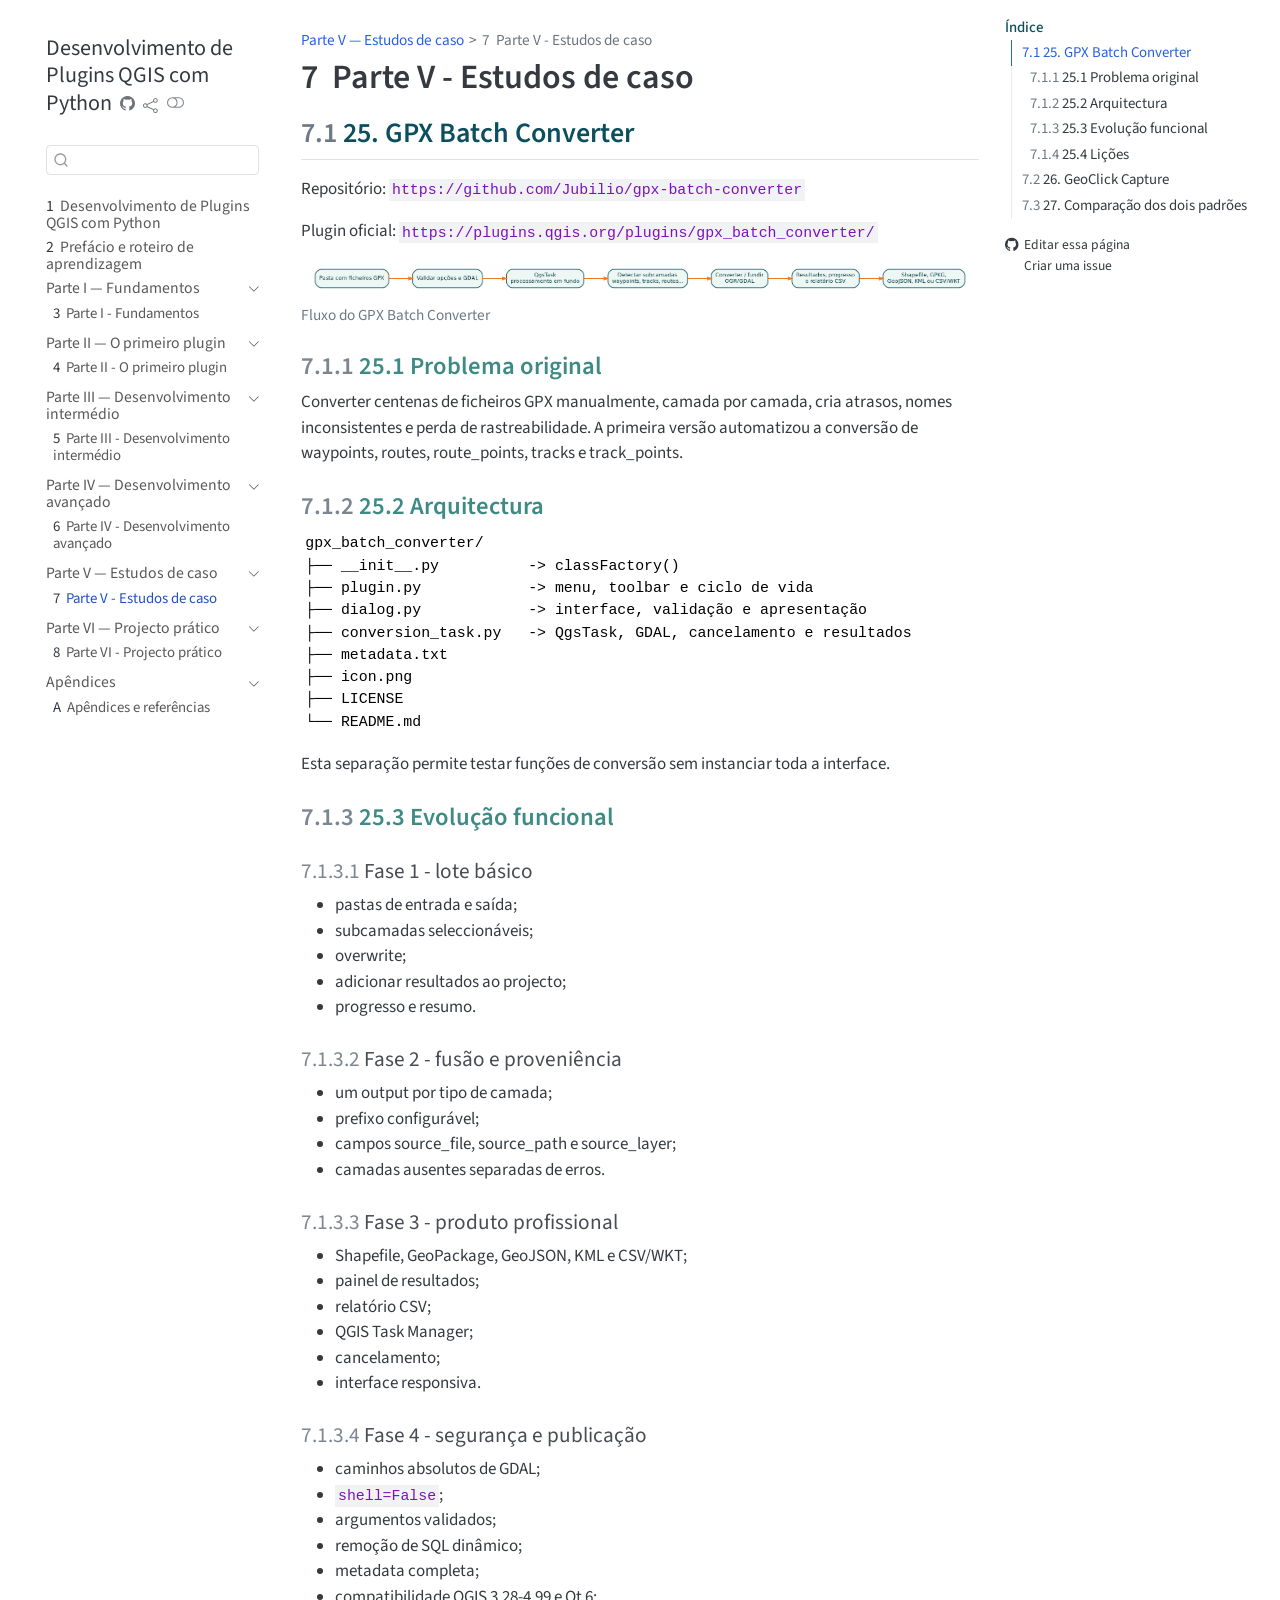
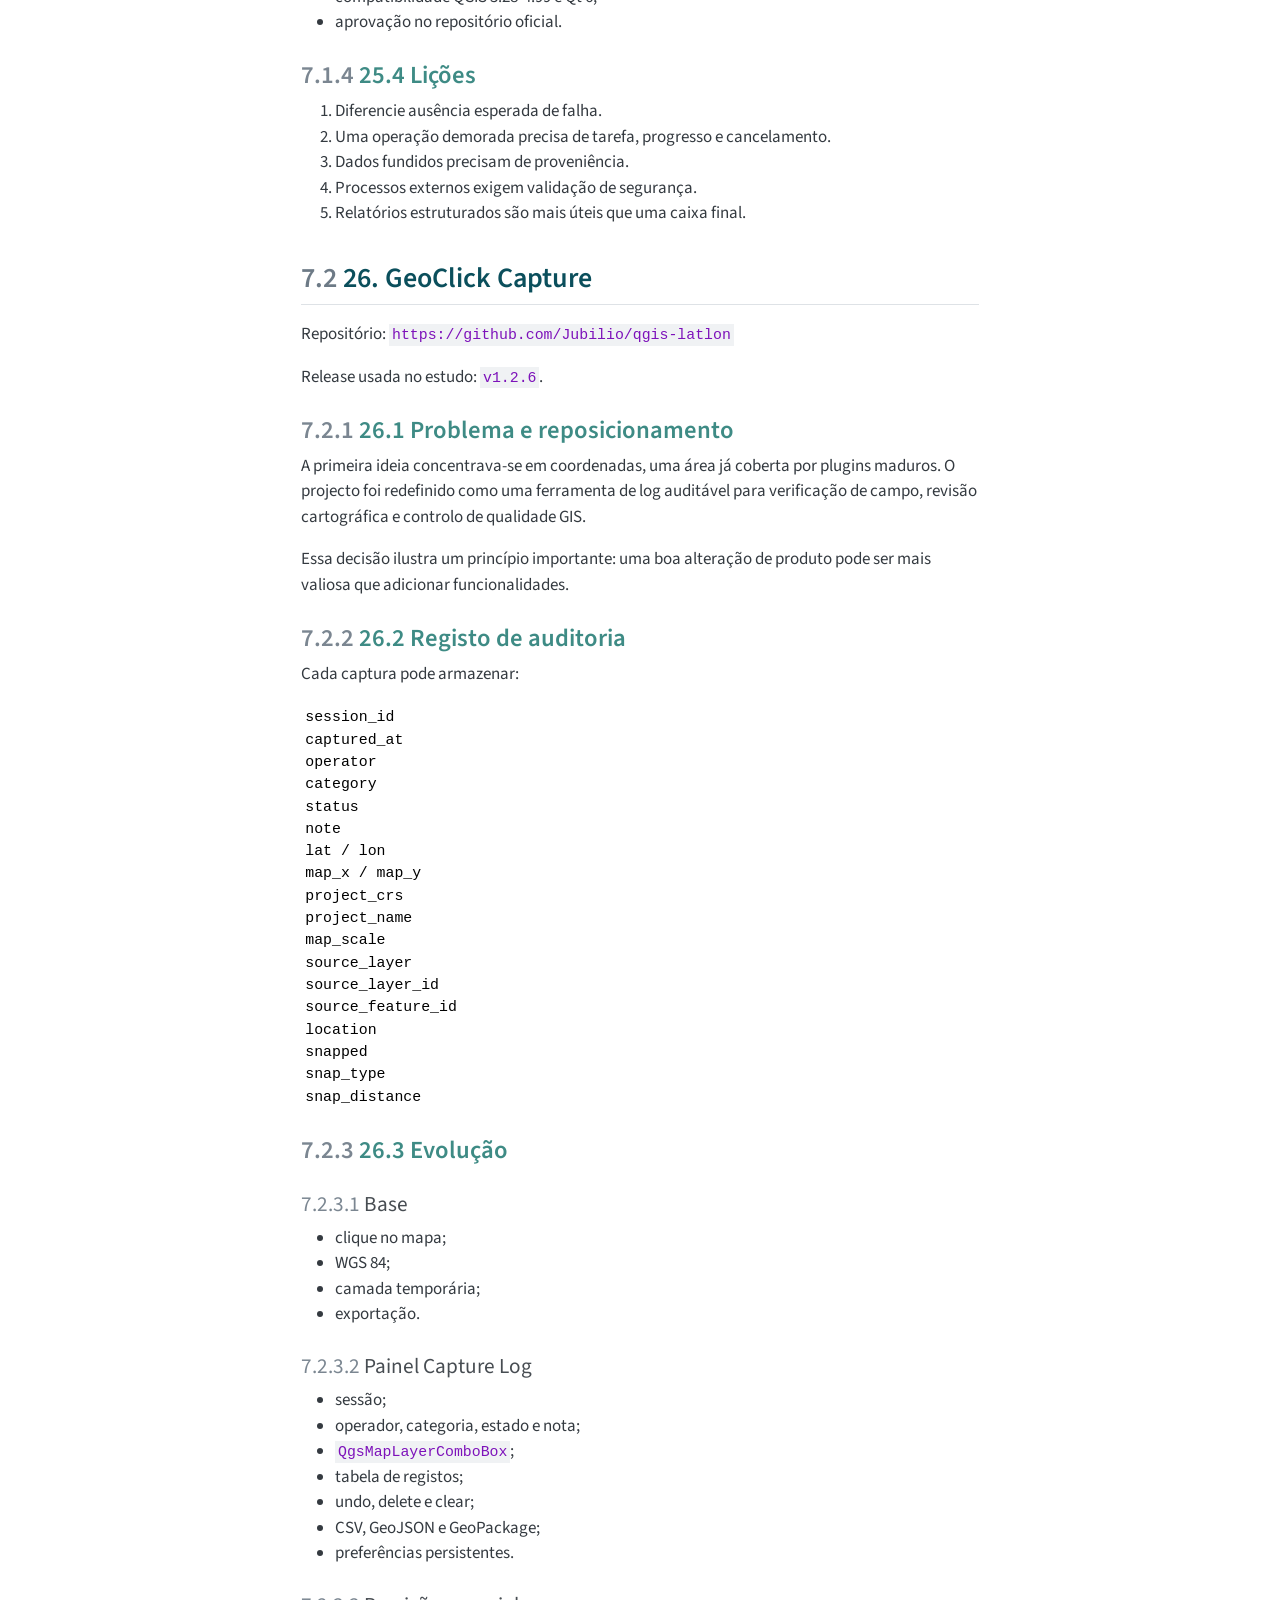
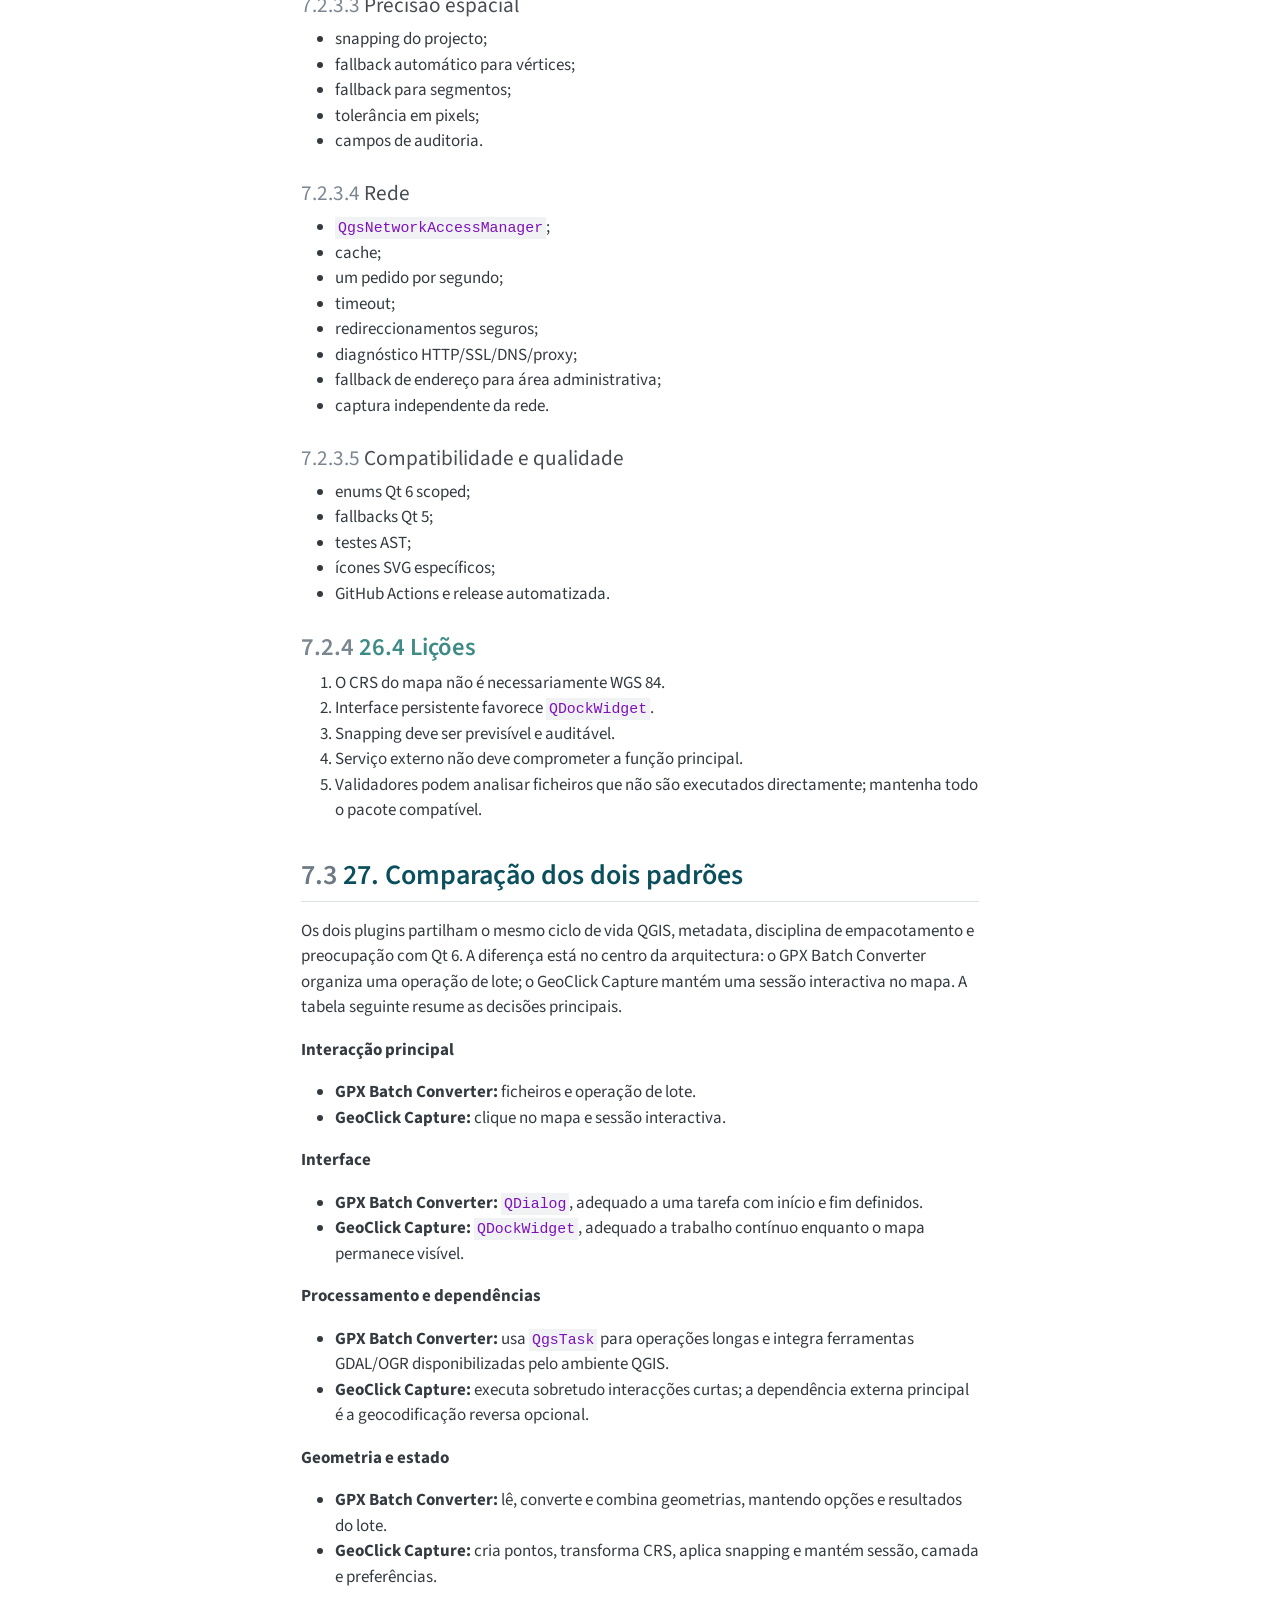
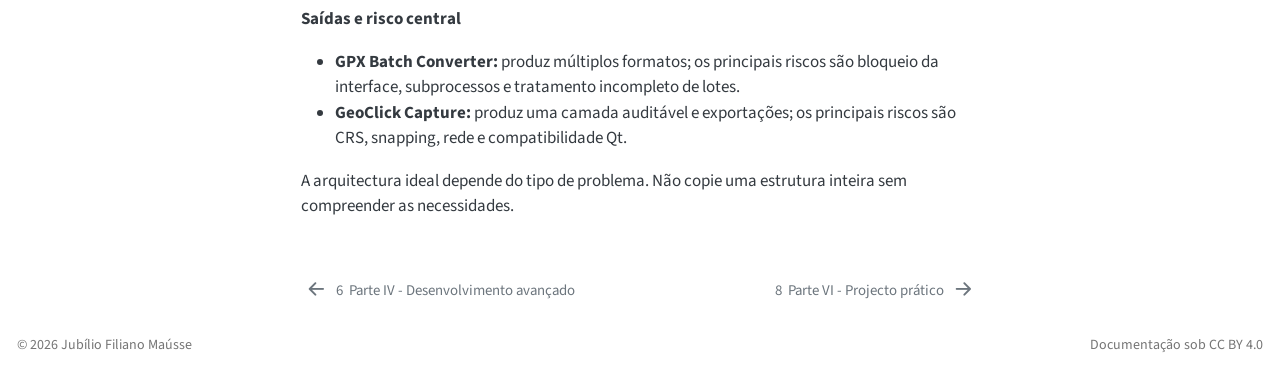
<file: chapters/05-estudos-de-caso.html>
<!DOCTYPE html>
<html xmlns="http://www.w3.org/1999/xhtml" lang="pt-PT" xml:lang="pt-PT"><head>

<meta charset="utf-8">
<meta name="generator" content="quarto-1.10.18">

<meta name="viewport" content="width=device-width, initial-scale=1.0, user-scalable=yes">


<title>7&nbsp; Parte V - Estudos de caso – Desenvolvimento de Plugins QGIS com Python</title>
<style>
/* Default styles provided by pandoc.
** See https://pandoc.org/MANUAL.html#variables-for-html for config info.
*/
span.smallcaps{font-variant: small-caps;}
div.columns{display: flex; gap: 1.5em;}
div.column{flex: auto;}
@media screen {
div.columns{gap: min(4vw, 1.5em);}
div.column{overflow-x: auto;}
}
div.hanging-indent{margin-left: 1.5em; text-indent: -1.5em;}
ul.task-list{list-style: none;}
ul.task-list li input[type="checkbox"] {
  width: 0.8em;
  margin: 0 0.8em 0.2em -1em; /* quarto-specific, see https://github.com/quarto-dev/quarto-cli/issues/4556 */ 
  vertical-align: middle;
}
</style>


<script src="../site_libs/quarto-nav/quarto-nav.js"></script>
<script src="../site_libs/quarto-nav/headroom.min.js"></script>
<script src="../site_libs/clipboard/clipboard.min.js"></script>
<script src="../site_libs/quarto-search/autocomplete.umd.js"></script>
<script src="../site_libs/quarto-search/fuse.min.js"></script>
<script src="../site_libs/quarto-search/quarto-search.js"></script>
<meta name="quarto:offset" content="../">
<link href="../chapters/06-projecto-pratico.html" rel="next">
<link href="../chapters/04-desenvolvimento-avancado.html" rel="prev">
<script src="../site_libs/quarto-html/quarto.js" type="module"></script>
<script src="../site_libs/quarto-html/tabsets/tabsets.js" type="module"></script>
<script src="../site_libs/quarto-html/popper.min.js"></script>
<script src="../site_libs/quarto-html/tippy.umd.min.js"></script>
<script src="../site_libs/quarto-html/anchor.min.js"></script>
<link href="../site_libs/quarto-html/tippy.css" rel="stylesheet">
<link href="../site_libs/quarto-html/quarto-syntax-highlighting-64a204ab8560d761af7679ceaba22944.css" rel="stylesheet" class="quarto-color-scheme" id="quarto-text-highlighting-styles">
<link href="../site_libs/quarto-html/quarto-syntax-highlighting-dark-b85bc7c33db8c58e0ec93c3465666fed.css" rel="stylesheet" class="quarto-color-scheme quarto-color-alternate" id="quarto-text-highlighting-styles">
<link href="../site_libs/quarto-html/quarto-syntax-highlighting-64a204ab8560d761af7679ceaba22944.css" rel="stylesheet" class="quarto-color-scheme-extra" id="quarto-text-highlighting-styles">
<script src="../site_libs/bootstrap/bootstrap.min.js"></script>
<link href="../site_libs/bootstrap/bootstrap-icons.css" rel="stylesheet">
<link href="../site_libs/bootstrap/bootstrap-683d4e0d048b158eada5e8077d4cc262.min.css" rel="stylesheet" append-hash="true" class="quarto-color-scheme" id="quarto-bootstrap" data-mode="light">
<link href="../site_libs/bootstrap/bootstrap-dark-27332f4fd0b2a56405d42df7c190b189.min.css" rel="stylesheet" append-hash="true" class="quarto-color-scheme quarto-color-alternate" id="quarto-bootstrap" data-mode="dark">
<link href="../site_libs/bootstrap/bootstrap-683d4e0d048b158eada5e8077d4cc262.min.css" rel="stylesheet" append-hash="true" class="quarto-color-scheme-extra" id="quarto-bootstrap" data-mode="light">
<script id="quarto-search-options" type="application/json">{
  "location": "sidebar",
  "copy-button": false,
  "collapse-after": 3,
  "panel-placement": "start",
  "type": "textbox",
  "limit": 50,
  "keyboard-shortcut": [
    "f",
    "/",
    "s"
  ],
  "show-item-context": false,
  "language": {
    "search-no-results-text": "Nenhum resultado",
    "search-matching-documents-text": "documentos correspondentes",
    "search-copy-link-title": "Copiar link para a busca",
    "search-hide-matches-text": "Esconder correspondências adicionais",
    "search-more-match-text": "mais correspondência neste documento",
    "search-more-matches-text": "mais correspondências neste documento",
    "search-clear-button-title": "Limpar",
    "search-text-placeholder": "",
    "search-detached-cancel-button-title": "Cancelar",
    "search-submit-button-title": "Enviar",
    "search-label": "Procurar"
  }
}</script>


<link rel="stylesheet" href="../styles.css">
</head>

<body class="nav-sidebar floating quarto-light"><script id="quarto-html-before-body" type="application/javascript">
    const toggleBodyColorMode = (bsSheetEl) => {
      const mode = bsSheetEl.getAttribute("data-mode");
      const bodyEl = window.document.querySelector("body");
      if (mode === "dark") {
        bodyEl.classList.add("quarto-dark");
        bodyEl.classList.remove("quarto-light");
      } else {
        bodyEl.classList.add("quarto-light");
        bodyEl.classList.remove("quarto-dark");
      }
    }
    const toggleBodyColorPrimary = () => {
      const bsSheetEl = window.document.querySelector("link#quarto-bootstrap:not([rel=disabled-stylesheet])");
      if (bsSheetEl) {
        toggleBodyColorMode(bsSheetEl);
      }
    }
    const setColorSchemeToggle = (alternate) => {
      const toggles = window.document.querySelectorAll('.quarto-color-scheme-toggle');
      for (let i=0; i < toggles.length; i++) {
        const toggle = toggles[i];
        if (toggle) {
          if (alternate) {
            toggle.classList.add("alternate");
          } else {
            toggle.classList.remove("alternate");
          }
        }
      }
    };
    const toggleColorMode = (alternate) => {
      // Switch the stylesheets
      const primaryStylesheets = window.document.querySelectorAll('link.quarto-color-scheme:not(.quarto-color-alternate)');
      const alternateStylesheets = window.document.querySelectorAll('link.quarto-color-scheme.quarto-color-alternate');
      manageTransitions('#quarto-margin-sidebar .nav-link', false);
      if (alternate) {
        // note: dark is layered on light, we don't disable primary!
        enableStylesheet(alternateStylesheets);
        for (const sheetNode of alternateStylesheets) {
          if (sheetNode.id === "quarto-bootstrap") {
            toggleBodyColorMode(sheetNode);
          }
        }
      } else {
        disableStylesheet(alternateStylesheets);
        enableStylesheet(primaryStylesheets)
        toggleBodyColorPrimary();
      }
      manageTransitions('#quarto-margin-sidebar .nav-link', true);
      // Switch the toggles
      setColorSchemeToggle(alternate)
      // Hack to workaround the fact that safari doesn't
      // properly recolor the scrollbar when toggling (#1455)
      if (navigator.userAgent.indexOf('Safari') > 0 && navigator.userAgent.indexOf('Chrome') == -1) {
        manageTransitions("body", false);
        window.scrollTo(0, 1);
        setTimeout(() => {
          window.scrollTo(0, 0);
          manageTransitions("body", true);
        }, 40);
      }
    }
    const disableStylesheet = (stylesheets) => {
      for (let i=0; i < stylesheets.length; i++) {
        const stylesheet = stylesheets[i];
        stylesheet.rel = 'disabled-stylesheet';
      }
    }
    const enableStylesheet = (stylesheets) => {
      for (let i=0; i < stylesheets.length; i++) {
        const stylesheet = stylesheets[i];
        if(stylesheet.rel !== 'stylesheet') { // for Chrome, which will still FOUC without this check
          stylesheet.rel = 'stylesheet';
        }
      }
    }
    const manageTransitions = (selector, allowTransitions) => {
      const els = window.document.querySelectorAll(selector);
      for (let i=0; i < els.length; i++) {
        const el = els[i];
        if (allowTransitions) {
          el.classList.remove('notransition');
        } else {
          el.classList.add('notransition');
        }
      }
    }
    const isFileUrl = () => {
      return window.location.protocol === 'file:';
    }
    const hasAlternateSentinel = () => {
      let styleSentinel = getColorSchemeSentinel();
      if (styleSentinel !== null) {
        return styleSentinel === "alternate";
      } else {
        return false;
      }
    }
    const setStyleSentinel = (alternate) => {
      const value = alternate ? "alternate" : "default";
      if (!isFileUrl()) {
        window.localStorage.setItem("quarto-color-scheme", value);
      } else {
        localAlternateSentinel = value;
      }
    }
    const getColorSchemeSentinel = () => {
      if (!isFileUrl()) {
        const storageValue = window.localStorage.getItem("quarto-color-scheme");
        return storageValue != null ? storageValue : localAlternateSentinel;
      } else {
        return localAlternateSentinel;
      }
    }
    const toggleGiscusIfUsed = (isAlternate, darkModeDefault) => {
      const baseTheme = document.querySelector('#giscus-base-theme')?.value ?? 'light';
      const alternateTheme = document.querySelector('#giscus-alt-theme')?.value ?? 'dark';
      let newTheme = '';
      if(authorPrefersDark) {
        newTheme = isAlternate ? baseTheme : alternateTheme;
      } else {
        newTheme = isAlternate ? alternateTheme : baseTheme;
      }
      const changeGiscusTheme = () => {
        // From: https://github.com/giscus/giscus/issues/336
        const sendMessage = (message) => {
          const iframe = document.querySelector('iframe.giscus-frame');
          if (!iframe) return;
          iframe.contentWindow.postMessage({ giscus: message }, 'https://giscus.app');
        }
        sendMessage({
          setConfig: {
            theme: newTheme
          }
        });
      }
      const isGiscussLoaded = window.document.querySelector('iframe.giscus-frame') !== null;
      if (isGiscussLoaded) {
        changeGiscusTheme();
      }
    };
    const authorPrefersDark = false;
    const darkModeDefault = authorPrefersDark;
      document.querySelector('link#quarto-text-highlighting-styles.quarto-color-scheme-extra').rel = 'disabled-stylesheet';
      document.querySelector('link#quarto-bootstrap.quarto-color-scheme-extra').rel = 'disabled-stylesheet';
    let localAlternateSentinel = darkModeDefault ? 'alternate' : 'default';
    // Dark / light mode switch
    window.quartoToggleColorScheme = () => {
      // Read the current dark / light value
      let toAlternate = !hasAlternateSentinel();
      toggleColorMode(toAlternate);
      setStyleSentinel(toAlternate);
      toggleGiscusIfUsed(toAlternate, darkModeDefault);
      window.dispatchEvent(new Event('resize'));
    };
    // Switch to dark mode if need be
    if (hasAlternateSentinel()) {
      toggleColorMode(true);
    } else {
      toggleColorMode(false);
    }
  </script>

<div id="quarto-search-results"></div>
  <header id="quarto-header" class="headroom fixed-top">
  <nav class="quarto-secondary-nav">
    <div class="container-fluid d-flex">
      <button type="button" class="quarto-btn-toggle btn" data-bs-toggle="collapse" role="button" data-bs-target=".quarto-sidebar-collapse-item" aria-controls="quarto-sidebar" aria-expanded="false" aria-label="Alternar barra lateral" onclick="if (window.quartoToggleHeadroom) { window.quartoToggleHeadroom(); }">
        <i class="bi bi-layout-text-sidebar-reverse"></i>
      </button>
        <nav class="quarto-page-breadcrumbs" aria-label="breadcrumb"><ol class="breadcrumb"><li class="breadcrumb-item"><a href="../chapters/05-estudos-de-caso.html">Parte V — Estudos de caso</a></li><li class="breadcrumb-item"><a href="../chapters/05-estudos-de-caso.html"><span class="chapter-number">7</span>&nbsp; <span class="chapter-title">Parte V - Estudos de caso</span></a></li></ol></nav>
        <a class="flex-grow-1" role="navigation" data-bs-toggle="collapse" data-bs-target=".quarto-sidebar-collapse-item" aria-controls="quarto-sidebar" aria-expanded="false" aria-label="Alternar barra lateral" onclick="if (window.quartoToggleHeadroom) { window.quartoToggleHeadroom(); }">      
        </a>
      <button type="button" class="btn quarto-search-button" aria-label="Procurar" onclick="window.quartoOpenSearch();">
        <i class="bi bi-search"></i>
      </button>
    </div>
  </nav>
</header>
<!-- content -->
<div id="quarto-content" class="quarto-container page-columns page-rows-contents page-layout-article">
<!-- sidebar -->
  <nav id="quarto-sidebar" class="sidebar collapse collapse-horizontal quarto-sidebar-collapse-item sidebar-navigation floating overflow-auto">
    <div class="pt-lg-2 mt-2 text-left sidebar-header">
    <div class="sidebar-title mb-0 py-0">
      <a href="../">Desenvolvimento de Plugins QGIS com Python</a> 
        <div class="sidebar-tools-main tools-wide">
    <a href="https://github.com/Jubilio/qgis-plugin-development-manual" title="Código fonte" class="quarto-navigation-tool px-1" aria-label="Código fonte"><i class="bi bi-github"></i></a>
    <div class="dropdown">
      <a href="" title="Share" id="quarto-navigation-tool-dropdown-0" class="quarto-navigation-tool dropdown-toggle px-1" data-bs-toggle="dropdown" aria-expanded="false" role="link" aria-label="Share"><i class="bi bi-share"></i></a>
      <ul class="dropdown-menu" aria-labelledby="quarto-navigation-tool-dropdown-0">
          <li>
            <a class="dropdown-item sidebar-tools-main-item" href="https://www.linkedin.com/sharing/share-offsite/?url=|url|">
              <i class="bi bi-linkedin pe-1"></i>
            LinkedIn
            </a>
          </li>
          <li>
            <a class="dropdown-item sidebar-tools-main-item" href="https://twitter.com/intent/tweet?url=|url|">
              <i class="bi bi-twitter pe-1"></i>
            Twitter
            </a>
          </li>
      </ul>
    </div>
  <a href="" class="quarto-color-scheme-toggle quarto-navigation-tool  px-1" onclick="window.quartoToggleColorScheme(); return false;" title="Alternar modo escuro"><i class="bi"></i></a>
</div>
    </div>
      </div>
        <div class="mt-2 flex-shrink-0 align-items-center">
        <div class="sidebar-search">
        <div id="quarto-search" class="" title="Procurar"></div>
        </div>
        </div>
    <div class="sidebar-menu-container"> 
    <ul class="list-unstyled mt-1">
        <li class="sidebar-item">
  <div class="sidebar-item-container"> 
  <a href="../index.html" class="sidebar-item-text sidebar-link">
 <span class="menu-text"><span class="chapter-number">1</span>&nbsp; <span class="chapter-title">Desenvolvimento de Plugins QGIS com Python</span></span></a>
  </div>
</li>
        <li class="sidebar-item">
  <div class="sidebar-item-container"> 
  <a href="../chapters/00-prefacio.html" class="sidebar-item-text sidebar-link">
 <span class="menu-text"><span class="chapter-number">2</span>&nbsp; <span class="chapter-title">Prefácio e roteiro de aprendizagem</span></span></a>
  </div>
</li>
        <li class="sidebar-item sidebar-item-section">
      <div class="sidebar-item-container"> 
            <a class="sidebar-item-text sidebar-link text-start" data-bs-toggle="collapse" data-bs-target="#quarto-sidebar-section-1" role="navigation" aria-expanded="true">
 <span class="menu-text">Parte I — Fundamentos</span></a>
          <a class="sidebar-item-toggle text-start" data-bs-toggle="collapse" data-bs-target="#quarto-sidebar-section-1" role="navigation" aria-expanded="true" aria-label="Alternar seção">
            <i class="bi bi-chevron-right ms-2"></i>
          </a> 
      </div>
      <ul id="quarto-sidebar-section-1" class="collapse list-unstyled sidebar-section depth1 show">  
          <li class="sidebar-item">
  <div class="sidebar-item-container"> 
  <a href="../chapters/01-fundamentos.html" class="sidebar-item-text sidebar-link">
 <span class="menu-text"><span class="chapter-number">3</span>&nbsp; <span class="chapter-title">Parte I - Fundamentos</span></span></a>
  </div>
</li>
      </ul>
  </li>
        <li class="sidebar-item sidebar-item-section">
      <div class="sidebar-item-container"> 
            <a class="sidebar-item-text sidebar-link text-start" data-bs-toggle="collapse" data-bs-target="#quarto-sidebar-section-2" role="navigation" aria-expanded="true">
 <span class="menu-text">Parte II — O primeiro plugin</span></a>
          <a class="sidebar-item-toggle text-start" data-bs-toggle="collapse" data-bs-target="#quarto-sidebar-section-2" role="navigation" aria-expanded="true" aria-label="Alternar seção">
            <i class="bi bi-chevron-right ms-2"></i>
          </a> 
      </div>
      <ul id="quarto-sidebar-section-2" class="collapse list-unstyled sidebar-section depth1 show">  
          <li class="sidebar-item">
  <div class="sidebar-item-container"> 
  <a href="../chapters/02-primeiro-plugin.html" class="sidebar-item-text sidebar-link">
 <span class="menu-text"><span class="chapter-number">4</span>&nbsp; <span class="chapter-title">Parte II - O primeiro plugin</span></span></a>
  </div>
</li>
      </ul>
  </li>
        <li class="sidebar-item sidebar-item-section">
      <div class="sidebar-item-container"> 
            <a class="sidebar-item-text sidebar-link text-start" data-bs-toggle="collapse" data-bs-target="#quarto-sidebar-section-3" role="navigation" aria-expanded="true">
 <span class="menu-text">Parte III — Desenvolvimento intermédio</span></a>
          <a class="sidebar-item-toggle text-start" data-bs-toggle="collapse" data-bs-target="#quarto-sidebar-section-3" role="navigation" aria-expanded="true" aria-label="Alternar seção">
            <i class="bi bi-chevron-right ms-2"></i>
          </a> 
      </div>
      <ul id="quarto-sidebar-section-3" class="collapse list-unstyled sidebar-section depth1 show">  
          <li class="sidebar-item">
  <div class="sidebar-item-container"> 
  <a href="../chapters/03-desenvolvimento-intermedio.html" class="sidebar-item-text sidebar-link">
 <span class="menu-text"><span class="chapter-number">5</span>&nbsp; <span class="chapter-title">Parte III - Desenvolvimento intermédio</span></span></a>
  </div>
</li>
      </ul>
  </li>
        <li class="sidebar-item sidebar-item-section">
      <div class="sidebar-item-container"> 
            <a class="sidebar-item-text sidebar-link text-start" data-bs-toggle="collapse" data-bs-target="#quarto-sidebar-section-4" role="navigation" aria-expanded="true">
 <span class="menu-text">Parte IV — Desenvolvimento avançado</span></a>
          <a class="sidebar-item-toggle text-start" data-bs-toggle="collapse" data-bs-target="#quarto-sidebar-section-4" role="navigation" aria-expanded="true" aria-label="Alternar seção">
            <i class="bi bi-chevron-right ms-2"></i>
          </a> 
      </div>
      <ul id="quarto-sidebar-section-4" class="collapse list-unstyled sidebar-section depth1 show">  
          <li class="sidebar-item">
  <div class="sidebar-item-container"> 
  <a href="../chapters/04-desenvolvimento-avancado.html" class="sidebar-item-text sidebar-link">
 <span class="menu-text"><span class="chapter-number">6</span>&nbsp; <span class="chapter-title">Parte IV - Desenvolvimento avançado</span></span></a>
  </div>
</li>
      </ul>
  </li>
        <li class="sidebar-item sidebar-item-section">
      <div class="sidebar-item-container"> 
            <a class="sidebar-item-text sidebar-link text-start" data-bs-toggle="collapse" data-bs-target="#quarto-sidebar-section-5" role="navigation" aria-expanded="true">
 <span class="menu-text">Parte V — Estudos de caso</span></a>
          <a class="sidebar-item-toggle text-start" data-bs-toggle="collapse" data-bs-target="#quarto-sidebar-section-5" role="navigation" aria-expanded="true" aria-label="Alternar seção">
            <i class="bi bi-chevron-right ms-2"></i>
          </a> 
      </div>
      <ul id="quarto-sidebar-section-5" class="collapse list-unstyled sidebar-section depth1 show">  
          <li class="sidebar-item">
  <div class="sidebar-item-container"> 
  <a href="../chapters/05-estudos-de-caso.html" class="sidebar-item-text sidebar-link active">
 <span class="menu-text"><span class="chapter-number">7</span>&nbsp; <span class="chapter-title">Parte V - Estudos de caso</span></span></a>
  </div>
</li>
      </ul>
  </li>
        <li class="sidebar-item sidebar-item-section">
      <div class="sidebar-item-container"> 
            <a class="sidebar-item-text sidebar-link text-start" data-bs-toggle="collapse" data-bs-target="#quarto-sidebar-section-6" role="navigation" aria-expanded="true">
 <span class="menu-text">Parte VI — Projecto prático</span></a>
          <a class="sidebar-item-toggle text-start" data-bs-toggle="collapse" data-bs-target="#quarto-sidebar-section-6" role="navigation" aria-expanded="true" aria-label="Alternar seção">
            <i class="bi bi-chevron-right ms-2"></i>
          </a> 
      </div>
      <ul id="quarto-sidebar-section-6" class="collapse list-unstyled sidebar-section depth1 show">  
          <li class="sidebar-item">
  <div class="sidebar-item-container"> 
  <a href="../chapters/06-projecto-pratico.html" class="sidebar-item-text sidebar-link">
 <span class="menu-text"><span class="chapter-number">8</span>&nbsp; <span class="chapter-title">Parte VI - Projecto prático</span></span></a>
  </div>
</li>
      </ul>
  </li>
        <li class="sidebar-item sidebar-item-section">
      <div class="sidebar-item-container"> 
            <a class="sidebar-item-text sidebar-link text-start" data-bs-toggle="collapse" data-bs-target="#quarto-sidebar-section-7" role="navigation" aria-expanded="true">
 <span class="menu-text">Apêndices</span></a>
          <a class="sidebar-item-toggle text-start" data-bs-toggle="collapse" data-bs-target="#quarto-sidebar-section-7" role="navigation" aria-expanded="true" aria-label="Alternar seção">
            <i class="bi bi-chevron-right ms-2"></i>
          </a> 
      </div>
      <ul id="quarto-sidebar-section-7" class="collapse list-unstyled sidebar-section depth1 show">  
          <li class="sidebar-item">
  <div class="sidebar-item-container"> 
  <a href="../chapters/07-apendices.html" class="sidebar-item-text sidebar-link">
 <span class="menu-text"><span class="chapter-number">A</span>&nbsp; <span class="chapter-title">Apêndices e referências</span></span></a>
  </div>
</li>
      </ul>
  </li>
    </ul>
    </div>
</nav>
<div id="quarto-sidebar-glass" class="quarto-sidebar-collapse-item" data-bs-toggle="collapse" data-bs-target=".quarto-sidebar-collapse-item"></div>
<!-- margin-sidebar -->
    <div id="quarto-margin-sidebar" class="sidebar margin-sidebar">
        <nav id="TOC" role="doc-toc" class="toc-active">
    <h2 id="toc-title">Índice</h2>
   
  <ul>
  <li><a href="#gpx-batch-converter" id="toc-gpx-batch-converter" class="nav-link active" data-scroll-target="#gpx-batch-converter"><span class="header-section-number">7.1</span> 25. GPX Batch Converter</a>
  <ul class="collapse">
  <li><a href="#problema-original" id="toc-problema-original" class="nav-link" data-scroll-target="#problema-original"><span class="header-section-number">7.1.1</span> 25.1 Problema original</a></li>
  <li><a href="#arquitectura" id="toc-arquitectura" class="nav-link" data-scroll-target="#arquitectura"><span class="header-section-number">7.1.2</span> 25.2 Arquitectura</a></li>
  <li><a href="#evolução-funcional" id="toc-evolução-funcional" class="nav-link" data-scroll-target="#evolução-funcional"><span class="header-section-number">7.1.3</span> 25.3 Evolução funcional</a></li>
  <li><a href="#lições" id="toc-lições" class="nav-link" data-scroll-target="#lições"><span class="header-section-number">7.1.4</span> 25.4 Lições</a></li>
  </ul></li>
  <li><a href="#geoclick-capture" id="toc-geoclick-capture" class="nav-link" data-scroll-target="#geoclick-capture"><span class="header-section-number">7.2</span> 26. GeoClick Capture</a>
  <ul class="collapse">
  <li><a href="#problema-e-reposicionamento" id="toc-problema-e-reposicionamento" class="nav-link" data-scroll-target="#problema-e-reposicionamento"><span class="header-section-number">7.2.1</span> 26.1 Problema e reposicionamento</a></li>
  <li><a href="#registo-de-auditoria" id="toc-registo-de-auditoria" class="nav-link" data-scroll-target="#registo-de-auditoria"><span class="header-section-number">7.2.2</span> 26.2 Registo de auditoria</a></li>
  <li><a href="#evolução" id="toc-evolução" class="nav-link" data-scroll-target="#evolução"><span class="header-section-number">7.2.3</span> 26.3 Evolução</a></li>
  <li><a href="#lições-1" id="toc-lições-1" class="nav-link" data-scroll-target="#lições-1"><span class="header-section-number">7.2.4</span> 26.4 Lições</a></li>
  </ul></li>
  <li><a href="#comparação-dos-dois-padrões" id="toc-comparação-dos-dois-padrões" class="nav-link" data-scroll-target="#comparação-dos-dois-padrões"><span class="header-section-number">7.3</span> 27. Comparação dos dois padrões</a></li>
  </ul>
<div class="toc-actions"><ul><li><a href="https://github.com/Jubilio/qgis-plugin-development-manual/edit/main/chapters/05-estudos-de-caso.qmd" class="toc-action"><i class="bi bi-github"></i>Editar essa página</a></li><li><a href="https://github.com/Jubilio/qgis-plugin-development-manual/issues/new" class="toc-action"><i class="bi empty"></i>Criar uma issue</a></li></ul></div></nav>
    </div>
<!-- main -->
<main class="content" id="quarto-document-content">


<header id="title-block-header" class="quarto-title-block default"><nav class="quarto-page-breadcrumbs quarto-title-breadcrumbs d-none d-lg-block" aria-label="breadcrumb"><ol class="breadcrumb"><li class="breadcrumb-item"><a href="../chapters/05-estudos-de-caso.html">Parte V — Estudos de caso</a></li><li class="breadcrumb-item"><a href="../chapters/05-estudos-de-caso.html"><span class="chapter-number">7</span>&nbsp; <span class="chapter-title">Parte V - Estudos de caso</span></a></li></ol></nav>
<div class="quarto-title">
<h1 class="title"><span class="chapter-number">7</span>&nbsp; <span class="chapter-title">Parte V - Estudos de caso</span></h1>
</div>



<div class="quarto-title-meta">

    
  
    
  </div>
  


</header>


<section id="gpx-batch-converter" class="level2" data-number="7.1">
<h2 data-number="7.1" class="anchored" data-anchor-id="gpx-batch-converter"><span class="header-section-number">7.1</span> 25. GPX Batch Converter</h2>
<p>Repositório: <code>https://github.com/Jubilio/gpx-batch-converter</code></p>
<p>Plugin oficial: <code>https://plugins.qgis.org/plugins/gpx_batch_converter/</code></p>
<div class="quarto-figure quarto-figure-center">
<figure class="figure">
<p><img src="../assets/diagrams/gpx_workflow.png" class="img-fluid figure-img" style="width:98.0%"></p>
<figcaption>Fluxo do GPX Batch Converter</figcaption>
</figure>
</div>
<section id="problema-original" class="level3" data-number="7.1.1">
<h3 data-number="7.1.1" class="anchored" data-anchor-id="problema-original"><span class="header-section-number">7.1.1</span> 25.1 Problema original</h3>
<p>Converter centenas de ficheiros GPX manualmente, camada por camada, cria atrasos, nomes inconsistentes e perda de rastreabilidade. A primeira versão automatizou a conversão de waypoints, routes, route_points, tracks e track_points.</p>
</section>
<section id="arquitectura" class="level3" data-number="7.1.2">
<h3 data-number="7.1.2" class="anchored" data-anchor-id="arquitectura"><span class="header-section-number">7.1.2</span> 25.2 Arquitectura</h3>
<pre class="text"><code>gpx_batch_converter/
├── __init__.py          -&gt; classFactory()
├── plugin.py            -&gt; menu, toolbar e ciclo de vida
├── dialog.py            -&gt; interface, validação e apresentação
├── conversion_task.py   -&gt; QgsTask, GDAL, cancelamento e resultados
├── metadata.txt
├── icon.png
├── LICENSE
└── README.md</code></pre>
<p>Esta separação permite testar funções de conversão sem instanciar toda a interface.</p>
</section>
<section id="evolução-funcional" class="level3" data-number="7.1.3">
<h3 data-number="7.1.3" class="anchored" data-anchor-id="evolução-funcional"><span class="header-section-number">7.1.3</span> 25.3 Evolução funcional</h3>
<section id="fase-1---lote-básico" class="level4" data-number="7.1.3.1">
<h4 data-number="7.1.3.1" class="anchored" data-anchor-id="fase-1---lote-básico"><span class="header-section-number">7.1.3.1</span> Fase 1 - lote básico</h4>
<ul>
<li>pastas de entrada e saída;</li>
<li>subcamadas seleccionáveis;</li>
<li>overwrite;</li>
<li>adicionar resultados ao projecto;</li>
<li>progresso e resumo.</li>
</ul>
</section>
<section id="fase-2---fusão-e-proveniência" class="level4" data-number="7.1.3.2">
<h4 data-number="7.1.3.2" class="anchored" data-anchor-id="fase-2---fusão-e-proveniência"><span class="header-section-number">7.1.3.2</span> Fase 2 - fusão e proveniência</h4>
<ul>
<li>um output por tipo de camada;</li>
<li>prefixo configurável;</li>
<li>campos source_file, source_path e source_layer;</li>
<li>camadas ausentes separadas de erros.</li>
</ul>
</section>
<section id="fase-3---produto-profissional" class="level4" data-number="7.1.3.3">
<h4 data-number="7.1.3.3" class="anchored" data-anchor-id="fase-3---produto-profissional"><span class="header-section-number">7.1.3.3</span> Fase 3 - produto profissional</h4>
<ul>
<li>Shapefile, GeoPackage, GeoJSON, KML e CSV/WKT;</li>
<li>painel de resultados;</li>
<li>relatório CSV;</li>
<li>QGIS Task Manager;</li>
<li>cancelamento;</li>
<li>interface responsiva.</li>
</ul>
</section>
<section id="fase-4---segurança-e-publicação" class="level4" data-number="7.1.3.4">
<h4 data-number="7.1.3.4" class="anchored" data-anchor-id="fase-4---segurança-e-publicação"><span class="header-section-number">7.1.3.4</span> Fase 4 - segurança e publicação</h4>
<ul>
<li>caminhos absolutos de GDAL;</li>
<li><code>shell=False</code>;</li>
<li>argumentos validados;</li>
<li>remoção de SQL dinâmico;</li>
<li>metadata completa;</li>
<li>compatibilidade QGIS 3.28-4.99 e Qt 6;</li>
<li>aprovação no repositório oficial.</li>
</ul>
</section>
</section>
<section id="lições" class="level3" data-number="7.1.4">
<h3 data-number="7.1.4" class="anchored" data-anchor-id="lições"><span class="header-section-number">7.1.4</span> 25.4 Lições</h3>
<ol type="1">
<li>Diferencie ausência esperada de falha.</li>
<li>Uma operação demorada precisa de tarefa, progresso e cancelamento.</li>
<li>Dados fundidos precisam de proveniência.</li>
<li>Processos externos exigem validação de segurança.</li>
<li>Relatórios estruturados são mais úteis que uma caixa final.</li>
</ol>
</section>
</section>
<section id="geoclick-capture" class="level2" data-number="7.2">
<h2 data-number="7.2" class="anchored" data-anchor-id="geoclick-capture"><span class="header-section-number">7.2</span> 26. GeoClick Capture</h2>
<p>Repositório: <code>https://github.com/Jubilio/qgis-latlon</code></p>
<p>Release usada no estudo: <code>v1.2.6</code>.</p>
<section id="problema-e-reposicionamento" class="level3" data-number="7.2.1">
<h3 data-number="7.2.1" class="anchored" data-anchor-id="problema-e-reposicionamento"><span class="header-section-number">7.2.1</span> 26.1 Problema e reposicionamento</h3>
<p>A primeira ideia concentrava-se em coordenadas, uma área já coberta por plugins maduros. O projecto foi redefinido como uma ferramenta de log auditável para verificação de campo, revisão cartográfica e controlo de qualidade GIS.</p>
<p>Essa decisão ilustra um princípio importante: uma boa alteração de produto pode ser mais valiosa que adicionar funcionalidades.</p>
</section>
<section id="registo-de-auditoria" class="level3" data-number="7.2.2">
<h3 data-number="7.2.2" class="anchored" data-anchor-id="registo-de-auditoria"><span class="header-section-number">7.2.2</span> 26.2 Registo de auditoria</h3>
<p>Cada captura pode armazenar:</p>
<pre class="text"><code>session_id
captured_at
operator
category
status
note
lat / lon
map_x / map_y
project_crs
project_name
map_scale
source_layer
source_layer_id
source_feature_id
location
snapped
snap_type
snap_distance</code></pre>
</section>
<section id="evolução" class="level3" data-number="7.2.3">
<h3 data-number="7.2.3" class="anchored" data-anchor-id="evolução"><span class="header-section-number">7.2.3</span> 26.3 Evolução</h3>
<section id="base" class="level4" data-number="7.2.3.1">
<h4 data-number="7.2.3.1" class="anchored" data-anchor-id="base"><span class="header-section-number">7.2.3.1</span> Base</h4>
<ul>
<li>clique no mapa;</li>
<li>WGS 84;</li>
<li>camada temporária;</li>
<li>exportação.</li>
</ul>
</section>
<section id="painel-capture-log" class="level4" data-number="7.2.3.2">
<h4 data-number="7.2.3.2" class="anchored" data-anchor-id="painel-capture-log"><span class="header-section-number">7.2.3.2</span> Painel Capture Log</h4>
<ul>
<li>sessão;</li>
<li>operador, categoria, estado e nota;</li>
<li><code>QgsMapLayerComboBox</code>;</li>
<li>tabela de registos;</li>
<li>undo, delete e clear;</li>
<li>CSV, GeoJSON e GeoPackage;</li>
<li>preferências persistentes.</li>
</ul>
</section>
<section id="precisão-espacial" class="level4" data-number="7.2.3.3">
<h4 data-number="7.2.3.3" class="anchored" data-anchor-id="precisão-espacial"><span class="header-section-number">7.2.3.3</span> Precisão espacial</h4>
<ul>
<li>snapping do projecto;</li>
<li>fallback automático para vértices;</li>
<li>fallback para segmentos;</li>
<li>tolerância em pixels;</li>
<li>campos de auditoria.</li>
</ul>
</section>
<section id="rede" class="level4" data-number="7.2.3.4">
<h4 data-number="7.2.3.4" class="anchored" data-anchor-id="rede"><span class="header-section-number">7.2.3.4</span> Rede</h4>
<ul>
<li><code>QgsNetworkAccessManager</code>;</li>
<li>cache;</li>
<li>um pedido por segundo;</li>
<li>timeout;</li>
<li>redireccionamentos seguros;</li>
<li>diagnóstico HTTP/SSL/DNS/proxy;</li>
<li>fallback de endereço para área administrativa;</li>
<li>captura independente da rede.</li>
</ul>
</section>
<section id="compatibilidade-e-qualidade" class="level4" data-number="7.2.3.5">
<h4 data-number="7.2.3.5" class="anchored" data-anchor-id="compatibilidade-e-qualidade"><span class="header-section-number">7.2.3.5</span> Compatibilidade e qualidade</h4>
<ul>
<li>enums Qt 6 scoped;</li>
<li>fallbacks Qt 5;</li>
<li>testes AST;</li>
<li>ícones SVG específicos;</li>
<li>GitHub Actions e release automatizada.</li>
</ul>
</section>
</section>
<section id="lições-1" class="level3" data-number="7.2.4">
<h3 data-number="7.2.4" class="anchored" data-anchor-id="lições-1"><span class="header-section-number">7.2.4</span> 26.4 Lições</h3>
<ol type="1">
<li>O CRS do mapa não é necessariamente WGS 84.</li>
<li>Interface persistente favorece <code>QDockWidget</code>.</li>
<li>Snapping deve ser previsível e auditável.</li>
<li>Serviço externo não deve comprometer a função principal.</li>
<li>Validadores podem analisar ficheiros que não são executados directamente; mantenha todo o pacote compatível.</li>
</ol>
</section>
</section>
<section id="comparação-dos-dois-padrões" class="level2" data-number="7.3">
<h2 data-number="7.3" class="anchored" data-anchor-id="comparação-dos-dois-padrões"><span class="header-section-number">7.3</span> 27. Comparação dos dois padrões</h2>
<p>Os dois plugins partilham o mesmo ciclo de vida QGIS, metadata, disciplina de empacotamento e preocupação com Qt 6. A diferença está no centro da arquitectura: o GPX Batch Converter organiza uma operação de lote; o GeoClick Capture mantém uma sessão interactiva no mapa. A tabela seguinte resume as decisões principais.</p>
<p><strong>Interacção principal</strong></p>
<ul>
<li><strong>GPX Batch Converter:</strong> ficheiros e operação de lote.</li>
<li><strong>GeoClick Capture:</strong> clique no mapa e sessão interactiva.</li>
</ul>
<p><strong>Interface</strong></p>
<ul>
<li><strong>GPX Batch Converter:</strong> <code>QDialog</code>, adequado a uma tarefa com início e fim definidos.</li>
<li><strong>GeoClick Capture:</strong> <code>QDockWidget</code>, adequado a trabalho contínuo enquanto o mapa permanece visível.</li>
</ul>
<p><strong>Processamento e dependências</strong></p>
<ul>
<li><strong>GPX Batch Converter:</strong> usa <code>QgsTask</code> para operações longas e integra ferramentas GDAL/OGR disponibilizadas pelo ambiente QGIS.</li>
<li><strong>GeoClick Capture:</strong> executa sobretudo interacções curtas; a dependência externa principal é a geocodificação reversa opcional.</li>
</ul>
<p><strong>Geometria e estado</strong></p>
<ul>
<li><strong>GPX Batch Converter:</strong> lê, converte e combina geometrias, mantendo opções e resultados do lote.</li>
<li><strong>GeoClick Capture:</strong> cria pontos, transforma CRS, aplica snapping e mantém sessão, camada e preferências.</li>
</ul>
<p><strong>Saídas e risco central</strong></p>
<ul>
<li><strong>GPX Batch Converter:</strong> produz múltiplos formatos; os principais riscos são bloqueio da interface, subprocessos e tratamento incompleto de lotes.</li>
<li><strong>GeoClick Capture:</strong> produz uma camada auditável e exportações; os principais riscos são CRS, snapping, rede e compatibilidade Qt.</li>
</ul>
<p>A arquitectura ideal depende do tipo de problema. Não copie uma estrutura inteira sem compreender as necessidades.</p>


</section>

</main> <!-- /main -->
<script id="quarto-html-after-body" type="application/javascript">
  window.document.addEventListener("DOMContentLoaded", function (event) {
    // Ensure there is a toggle, if there isn't float one in the top right
    if (window.document.querySelector('.quarto-color-scheme-toggle') === null) {
      const a = window.document.createElement('a');
      a.classList.add('top-right');
      a.classList.add('quarto-color-scheme-toggle');
      a.href = "";
      a.onclick = function() { try { window.quartoToggleColorScheme(); } catch {} return false; };
      const i = window.document.createElement("i");
      i.classList.add('bi');
      a.appendChild(i);
      window.document.body.appendChild(a);
    }
    setColorSchemeToggle(hasAlternateSentinel())
    const icon = "";
    const anchorJS = new window.AnchorJS();
    anchorJS.options = {
      placement: 'right',
      icon: icon
    };
    anchorJS.add('.anchored');
    const isCodeAnnotation = (el) => {
      for (const clz of el.classList) {
        if (clz.startsWith('code-annotation-')) {                     
          return true;
        }
      }
      return false;
    }
    const onCopySuccess = function(e) {
      // button target
      const button = e.trigger;
      // don't keep focus
      button.blur();
      // flash "checked"
      button.classList.add('code-copy-button-checked');
      var currentTitle = button.getAttribute("title");
      button.setAttribute("title", "Copiada");
      let tooltip;
      if (window.bootstrap) {
        button.setAttribute("data-bs-toggle", "tooltip");
        button.setAttribute("data-bs-placement", "left");
        button.setAttribute("data-bs-title", "Copiada");
        tooltip = new bootstrap.Tooltip(button, 
          { trigger: "manual", 
            customClass: "code-copy-button-tooltip",
            offset: [0, -8]});
        tooltip.show();    
      }
      setTimeout(function() {
        if (tooltip) {
          tooltip.hide();
          button.removeAttribute("data-bs-title");
          button.removeAttribute("data-bs-toggle");
          button.removeAttribute("data-bs-placement");
        }
        button.setAttribute("title", currentTitle);
        button.classList.remove('code-copy-button-checked');
      }, 1000);
      // clear code selection
      e.clearSelection();
    }
    const getTextToCopy = function(trigger) {
      const outerScaffold = trigger.parentElement.cloneNode(true);
      const codeEl = outerScaffold.querySelector('code');
      for (const childEl of codeEl.children) {
        if (isCodeAnnotation(childEl)) {
          childEl.remove();
        }
      }
      return codeEl.innerText;
    }
    const clipboard = new window.ClipboardJS('.code-copy-button:not([data-in-quarto-modal])', {
      text: getTextToCopy
    });
    clipboard.on('success', onCopySuccess);
    if (window.document.getElementById('quarto-embedded-source-code-modal')) {
      const clipboardModal = new window.ClipboardJS('.code-copy-button[data-in-quarto-modal]', {
        text: getTextToCopy,
        container: window.document.getElementById('quarto-embedded-source-code-modal')
      });
      clipboardModal.on('success', onCopySuccess);
    }
      var localhostRegex = new RegExp(/^(?:http|https):\/\/localhost\:?[0-9]*\//);
      var mailtoRegex = new RegExp(/^mailto:/);
        var filterRegex = new RegExp("https:\/\/jubilio\.github\.io\/qgis-plugin-development-manual\/");
      var isInternal = (href) => {
          return filterRegex.test(href) || localhostRegex.test(href) || mailtoRegex.test(href);
      }
      // Inspect non-navigation links and adorn them if external
     var links = window.document.querySelectorAll('a[href]:not(.nav-link):not(.navbar-brand):not(.toc-action):not(.sidebar-link):not(.sidebar-item-toggle):not(.pagination-link):not(.no-external):not([aria-hidden]):not(.dropdown-item):not(.quarto-navigation-tool):not(.about-link)');
      for (var i=0; i<links.length; i++) {
        const link = links[i];
        if (!isInternal(link.href)) {
          // undo the damage that might have been done by quarto-nav.js in the case of
          // links that we want to consider external
          if (link.dataset.originalHref !== undefined) {
            link.href = link.dataset.originalHref;
          }
            // target, if specified
            link.setAttribute("target", "_blank");
            if (link.getAttribute("rel") === null) {
              link.setAttribute("rel", "noopener");
            }
        }
      }
    function tippyHover(el, contentFn, onTriggerFn, onUntriggerFn) {
      const config = {
        allowHTML: true,
        maxWidth: 500,
        delay: 100,
        arrow: false,
        appendTo: function(el) {
            return el.parentElement;
        },
        interactive: true,
        interactiveBorder: 10,
        theme: 'quarto',
        placement: 'bottom-start',
      };
      if (contentFn) {
        config.content = contentFn;
      }
      if (onTriggerFn) {
        config.onTrigger = onTriggerFn;
      }
      if (onUntriggerFn) {
        config.onUntrigger = onUntriggerFn;
      }
      window.tippy(el, config); 
    }
    const noterefs = window.document.querySelectorAll('a[role="doc-noteref"]');
    for (var i=0; i<noterefs.length; i++) {
      const ref = noterefs[i];
      tippyHover(ref, function() {
        // use id or data attribute instead here
        let href = ref.getAttribute('data-footnote-href') || ref.getAttribute('href');
        try { href = new URL(href).hash; } catch {}
        const id = href.replace(/^#\/?/, "");
        const note = window.document.getElementById(id);
        if (note) {
          return note.innerHTML;
        } else {
          return "";
        }
      });
    }
    const xrefs = window.document.querySelectorAll('a.quarto-xref');
    const processXRef = (id, note) => {
      // Strip column container classes
      const stripColumnClz = (el) => {
        el.classList.remove("page-full", "page-columns");
        if (el.children) {
          for (const child of el.children) {
            stripColumnClz(child);
          }
        }
      }
      stripColumnClz(note)
      if (id === null || id.startsWith('sec-')) {
        // Special case sections, only their first couple elements
        const container = document.createElement("div");
        if (note.children && note.children.length > 2) {
          container.appendChild(note.children[0].cloneNode(true));
          for (let i = 1; i < note.children.length; i++) {
            const child = note.children[i];
            if (child.tagName === "P" && child.innerText === "") {
              continue;
            } else {
              container.appendChild(child.cloneNode(true));
              break;
            }
          }
          if (window.Quarto?.typesetMath) {
            window.Quarto.typesetMath(container);
          }
          return container.innerHTML
        } else {
          if (window.Quarto?.typesetMath) {
            window.Quarto.typesetMath(note);
          }
          return note.innerHTML;
        }
      } else {
        // Remove any anchor links if they are present
        const anchorLink = note.querySelector('a.anchorjs-link');
        if (anchorLink) {
          anchorLink.remove();
        }
        if (window.Quarto?.typesetMath) {
          window.Quarto.typesetMath(note);
        }
        if (note.classList.contains("callout")) {
          return note.outerHTML;
        } else {
          return note.innerHTML;
        }
      }
    }
    for (var i=0; i<xrefs.length; i++) {
      const xref = xrefs[i];
      tippyHover(xref, undefined, function(instance) {
        instance.disable();
        let url = xref.getAttribute('href');
        let hash = undefined; 
        if (url.startsWith('#')) {
          hash = url;
        } else {
          try { hash = new URL(url).hash; } catch {}
        }
        if (hash) {
          const id = hash.replace(/^#\/?/, "");
          const note = window.document.getElementById(id);
          if (note !== null) {
            try {
              const html = processXRef(id, note.cloneNode(true));
              instance.setContent(html);
            } finally {
              instance.enable();
              instance.show();
            }
          } else {
            // See if we can fetch this
            fetch(url.split('#')[0])
            .then(res => res.text())
            .then(html => {
              const parser = new DOMParser();
              const htmlDoc = parser.parseFromString(html, "text/html");
              const note = htmlDoc.getElementById(id);
              if (note !== null) {
                const html = processXRef(id, note);
                instance.setContent(html);
              } 
            }).finally(() => {
              instance.enable();
              instance.show();
            });
          }
        } else {
          // See if we can fetch a full url (with no hash to target)
          // This is a special case and we should probably do some content thinning / targeting
          fetch(url)
          .then(res => res.text())
          .then(html => {
            const parser = new DOMParser();
            const htmlDoc = parser.parseFromString(html, "text/html");
            const note = htmlDoc.querySelector('main.content');
            if (note !== null) {
              // This should only happen for chapter cross references
              // (since there is no id in the URL)
              // remove the first header
              if (note.children.length > 0 && note.children[0].tagName === "HEADER") {
                note.children[0].remove();
              }
              const html = processXRef(null, note);
              instance.setContent(html);
            } 
          }).finally(() => {
            instance.enable();
            instance.show();
          });
        }
      }, function(instance) {
      });
    }
        let selectedAnnoteEl;
        const selectorForAnnotation = ( cell, annotation) => {
          let cellAttr = 'data-code-cell="' + cell + '"';
          let lineAttr = 'data-code-annotation="' +  annotation + '"';
          const selector = 'span[' + cellAttr + '][' + lineAttr + ']';
          return selector;
        }
        const selectCodeLines = (annoteEl) => {
          const doc = window.document;
          const targetCell = annoteEl.getAttribute("data-target-cell");
          const targetAnnotation = annoteEl.getAttribute("data-target-annotation");
          const annoteSpan = window.document.querySelector(selectorForAnnotation(targetCell, targetAnnotation));
          const lines = annoteSpan.getAttribute("data-code-lines").split(",");
          const lineIds = lines.map((line) => {
            return targetCell + "-" + line;
          })
          let top = null;
          let height = null;
          let parent = null;
          if (lineIds.length > 0) {
              //compute the position of the single el (top and bottom and make a div)
              const el = window.document.getElementById(lineIds[0]);
              top = el.offsetTop;
              height = el.offsetHeight;
              parent = el.parentElement.parentElement;
            if (lineIds.length > 1) {
              const lastEl = window.document.getElementById(lineIds[lineIds.length - 1]);
              const bottom = lastEl.offsetTop + lastEl.offsetHeight;
              height = bottom - top;
            }
            if (top !== null && height !== null && parent !== null) {
              // cook up a div (if necessary) and position it 
              let div = window.document.getElementById("code-annotation-line-highlight");
              if (div === null) {
                div = window.document.createElement("div");
                div.setAttribute("id", "code-annotation-line-highlight");
                div.style.position = 'absolute';
                parent.appendChild(div);
              }
              div.style.top = top - 2 + "px";
              div.style.height = height + 4 + "px";
              div.style.left = 0;
              let gutterDiv = window.document.getElementById("code-annotation-line-highlight-gutter");
              if (gutterDiv === null) {
                gutterDiv = window.document.createElement("div");
                gutterDiv.setAttribute("id", "code-annotation-line-highlight-gutter");
                gutterDiv.style.position = 'absolute';
                const codeCell = window.document.getElementById(targetCell);
                const gutter = codeCell.querySelector('.code-annotation-gutter');
                gutter.appendChild(gutterDiv);
              }
              gutterDiv.style.top = top - 2 + "px";
              gutterDiv.style.height = height + 4 + "px";
            }
            selectedAnnoteEl = annoteEl;
          }
        };
        const unselectCodeLines = () => {
          const elementsIds = ["code-annotation-line-highlight", "code-annotation-line-highlight-gutter"];
          elementsIds.forEach((elId) => {
            const div = window.document.getElementById(elId);
            if (div) {
              div.remove();
            }
          });
          selectedAnnoteEl = undefined;
        };
          // Handle positioning of the toggle
      window.addEventListener(
        "resize",
        throttle(() => {
          elRect = undefined;
          if (selectedAnnoteEl) {
            selectCodeLines(selectedAnnoteEl);
          }
        }, 10)
      );
      function throttle(fn, ms) {
      let throttle = false;
      let timer;
        return (...args) => {
          if(!throttle) { // first call gets through
              fn.apply(this, args);
              throttle = true;
          } else { // all the others get throttled
              if(timer) clearTimeout(timer); // cancel #2
              timer = setTimeout(() => {
                fn.apply(this, args);
                timer = throttle = false;
              }, ms);
          }
        };
      }
        // Attach click handler to the DT
        const annoteDls = window.document.querySelectorAll('dt[data-target-cell]');
        for (const annoteDlNode of annoteDls) {
          annoteDlNode.addEventListener('click', (event) => {
            const clickedEl = event.target;
            if (clickedEl !== selectedAnnoteEl) {
              unselectCodeLines();
              const activeEl = window.document.querySelector('dt[data-target-cell].code-annotation-active');
              if (activeEl) {
                activeEl.classList.remove('code-annotation-active');
              }
              selectCodeLines(clickedEl);
              clickedEl.classList.add('code-annotation-active');
            } else {
              // Unselect the line
              unselectCodeLines();
              clickedEl.classList.remove('code-annotation-active');
            }
          });
        }
    const findCites = (el) => {
      const parentEl = el.parentElement;
      if (parentEl) {
        const cites = parentEl.dataset.cites;
        if (cites) {
          return {
            el,
            cites: cites.split(' ')
          };
        } else {
          return findCites(el.parentElement)
        }
      } else {
        return undefined;
      }
    };
    var bibliorefs = window.document.querySelectorAll('a[role="doc-biblioref"]');
    for (var i=0; i<bibliorefs.length; i++) {
      const ref = bibliorefs[i];
      const citeInfo = findCites(ref);
      if (citeInfo) {
        tippyHover(citeInfo.el, function() {
          var popup = window.document.createElement('div');
          citeInfo.cites.forEach(function(cite) {
            var citeDiv = window.document.createElement('div');
            citeDiv.classList.add('hanging-indent');
            citeDiv.classList.add('csl-entry');
            var biblioDiv = window.document.getElementById('ref-' + cite);
            if (biblioDiv) {
              citeDiv.innerHTML = biblioDiv.innerHTML;
            }
            popup.appendChild(citeDiv);
          });
          return popup.innerHTML;
        });
      }
    }
  });
  </script>
<nav class="page-navigation">
  <div class="nav-page nav-page-previous">
      <a href="../chapters/04-desenvolvimento-avancado.html" class="pagination-link" aria-label="Parte IV - Desenvolvimento avançado">
        <i class="bi bi-arrow-left-short"></i> <span class="nav-page-text"><span class="chapter-number">6</span>&nbsp; <span class="chapter-title">Parte IV - Desenvolvimento avançado</span></span>
      </a>          
  </div>
  <div class="nav-page nav-page-next">
      <a href="../chapters/06-projecto-pratico.html" class="pagination-link" aria-label="Parte VI - Projecto prático">
        <span class="nav-page-text"><span class="chapter-number">8</span>&nbsp; <span class="chapter-title">Parte VI - Projecto prático</span></span> <i class="bi bi-arrow-right-short"></i>
      </a>
  </div>
</nav>
</div> <!-- /content -->
<footer class="footer">
  <div class="nav-footer">
    <div class="nav-footer-left">
<p>© 2026 Jubílio Filiano Maússe</p>
</div>   
    <div class="nav-footer-center">
      &nbsp;
    <div class="toc-actions d-sm-block d-md-none"><ul><li><a href="https://github.com/Jubilio/qgis-plugin-development-manual/edit/main/chapters/05-estudos-de-caso.qmd" class="toc-action"><i class="bi bi-github"></i>Editar essa página</a></li><li><a href="https://github.com/Jubilio/qgis-plugin-development-manual/issues/new" class="toc-action"><i class="bi empty"></i>Criar uma issue</a></li></ul></div></div>
    <div class="nav-footer-right">
<p>Documentação sob CC BY 4.0</p>
</div>
  </div>
</footer>




</body></html>
</file>
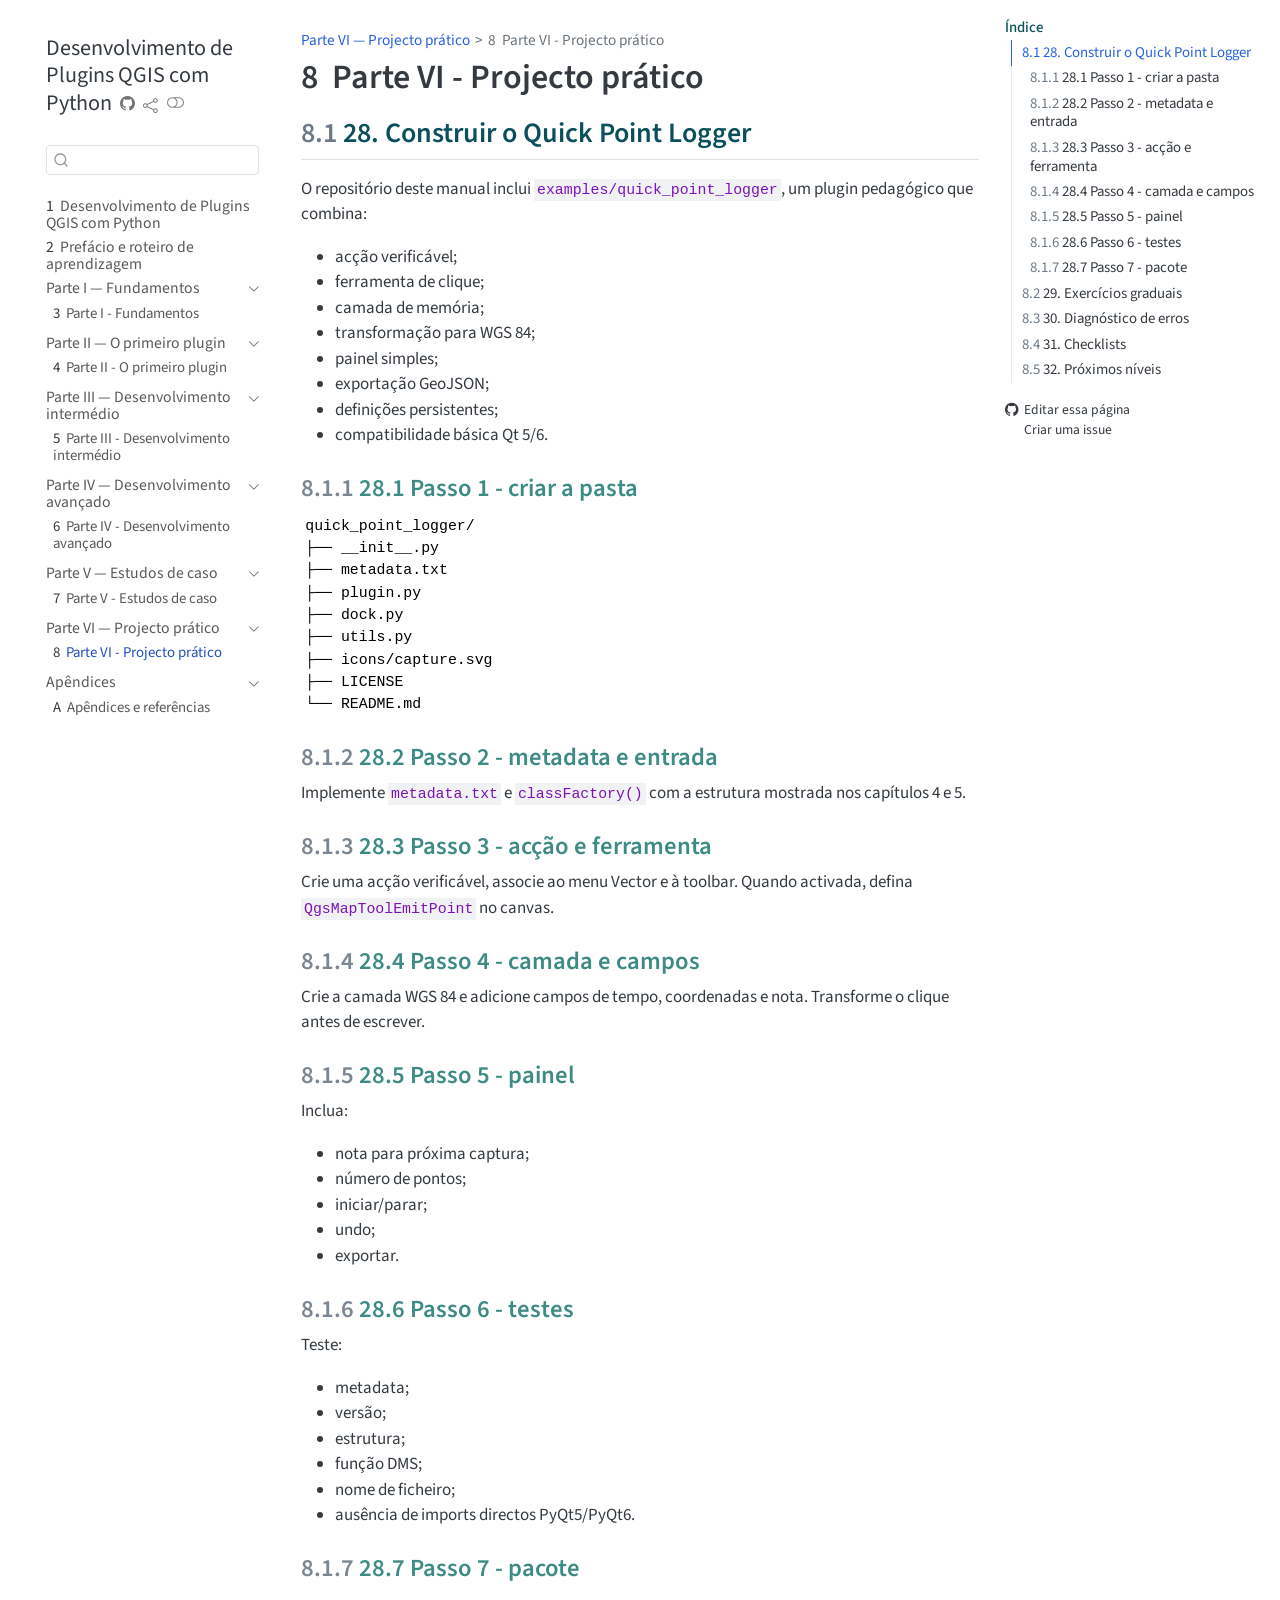
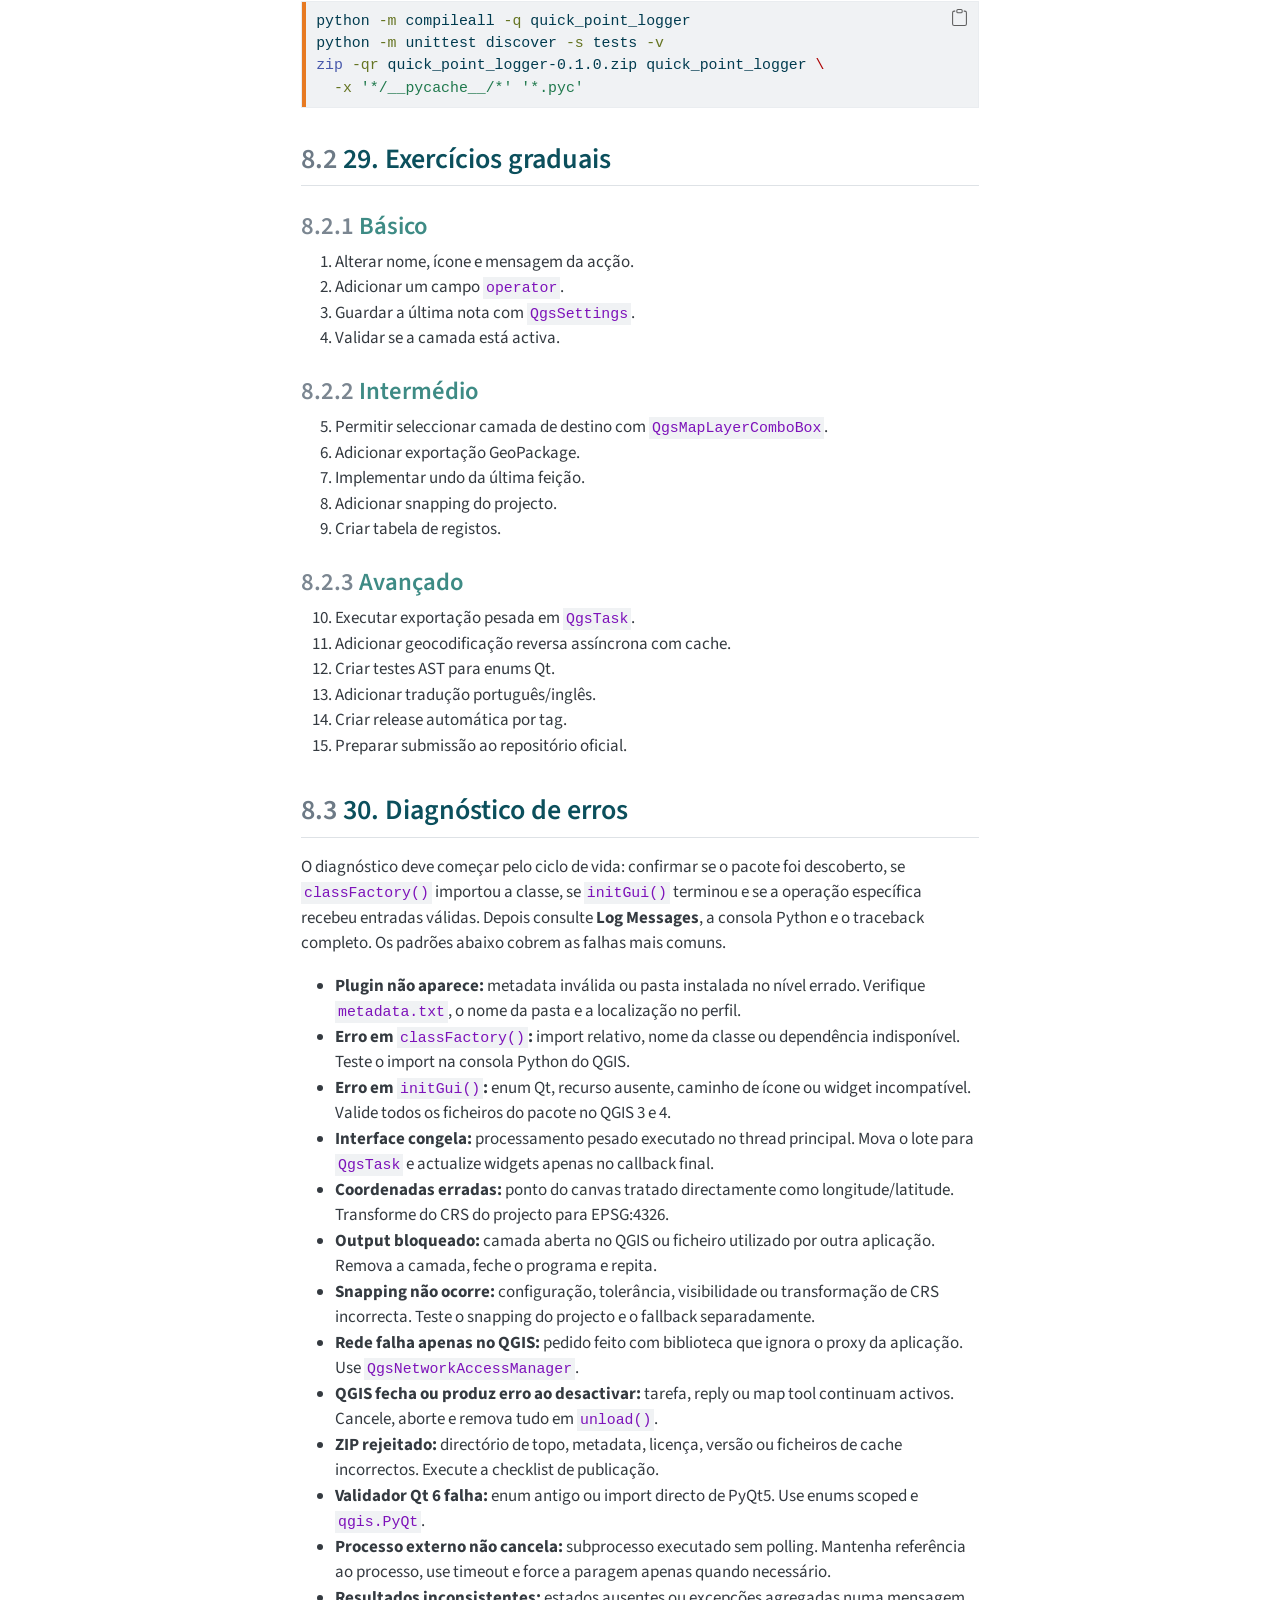
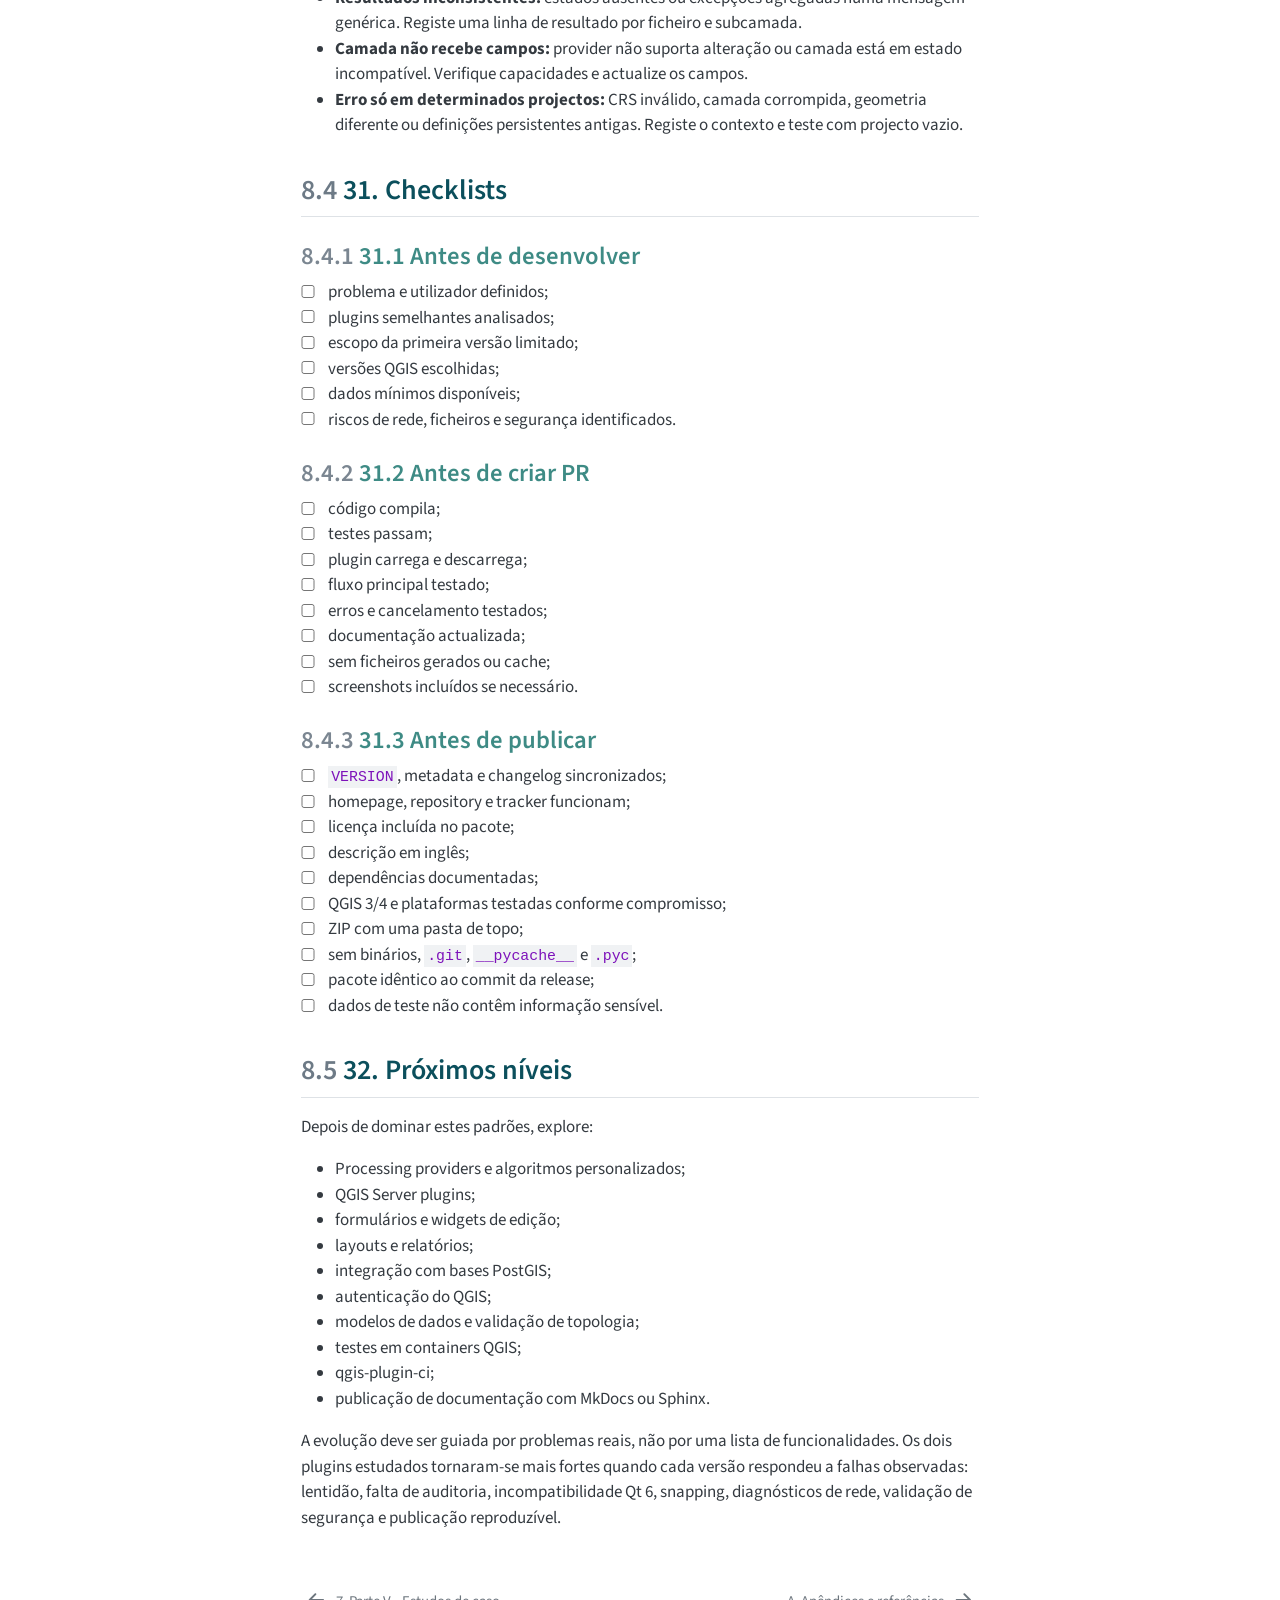
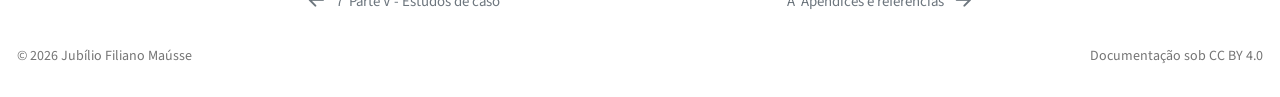
<file: chapters/06-projecto-pratico.html>
<!DOCTYPE html>
<html xmlns="http://www.w3.org/1999/xhtml" lang="pt-PT" xml:lang="pt-PT"><head>

<meta charset="utf-8">
<meta name="generator" content="quarto-1.10.18">

<meta name="viewport" content="width=device-width, initial-scale=1.0, user-scalable=yes">


<title>8&nbsp; Parte VI - Projecto prático – Desenvolvimento de Plugins QGIS com Python</title>
<style>
/* Default styles provided by pandoc.
** See https://pandoc.org/MANUAL.html#variables-for-html for config info.
*/
span.smallcaps{font-variant: small-caps;}
div.columns{display: flex; gap: 1.5em;}
div.column{flex: auto;}
@media screen {
div.columns{gap: min(4vw, 1.5em);}
div.column{overflow-x: auto;}
}
div.hanging-indent{margin-left: 1.5em; text-indent: -1.5em;}
ul.task-list{list-style: none;}
ul.task-list li input[type="checkbox"] {
  width: 0.8em;
  margin: 0 0.8em 0.2em -1em; /* quarto-specific, see https://github.com/quarto-dev/quarto-cli/issues/4556 */ 
  vertical-align: middle;
}
/* CSS for syntax highlighting */
html { -webkit-text-size-adjust: 100%; }
pre > code.sourceCode { white-space: pre; position: relative; }
pre > code.sourceCode > span { display: inline-block; line-height: 1.25; }
pre > code.sourceCode > span:empty { height: 1.2em; }
.sourceCode { overflow: visible; }
code.sourceCode > span { color: inherit; text-decoration: inherit; }
div.sourceCode { margin: 1em 0; }
pre.sourceCode { margin: 0; }
@media screen {
div.sourceCode { overflow: auto; }
}
@media print {
pre > code.sourceCode { white-space: pre-wrap; }
pre > code.sourceCode > span { text-indent: -5em; padding-left: 5em; }
}
pre.numberSource code
  { counter-reset: source-line 0; }
pre.numberSource code > span
  { position: relative; left: -4em; counter-increment: source-line; }
pre.numberSource code > span > a:first-child::before
  { content: counter(source-line);
    position: relative; left: -1em; text-align: right; vertical-align: baseline;
    border: none; display: inline-block;
    -webkit-touch-callout: none; -webkit-user-select: none;
    -khtml-user-select: none; -moz-user-select: none;
    -ms-user-select: none; user-select: none;
    padding: 0 4px; width: 4em;
  }
pre.numberSource { margin-left: 3em;  padding-left: 4px; }
div.sourceCode
  {   }
@media screen {
pre > code.sourceCode > span > a:first-child::before { text-decoration: underline; }
}
</style>


<script src="../site_libs/quarto-nav/quarto-nav.js"></script>
<script src="../site_libs/quarto-nav/headroom.min.js"></script>
<script src="../site_libs/clipboard/clipboard.min.js"></script>
<script src="../site_libs/quarto-search/autocomplete.umd.js"></script>
<script src="../site_libs/quarto-search/fuse.min.js"></script>
<script src="../site_libs/quarto-search/quarto-search.js"></script>
<meta name="quarto:offset" content="../">
<link href="../chapters/07-apendices.html" rel="next">
<link href="../chapters/05-estudos-de-caso.html" rel="prev">
<script src="../site_libs/quarto-html/quarto.js" type="module"></script>
<script src="../site_libs/quarto-html/tabsets/tabsets.js" type="module"></script>
<script src="../site_libs/quarto-html/popper.min.js"></script>
<script src="../site_libs/quarto-html/tippy.umd.min.js"></script>
<script src="../site_libs/quarto-html/anchor.min.js"></script>
<link href="../site_libs/quarto-html/tippy.css" rel="stylesheet">
<link href="../site_libs/quarto-html/quarto-syntax-highlighting-64a204ab8560d761af7679ceaba22944.css" rel="stylesheet" class="quarto-color-scheme" id="quarto-text-highlighting-styles">
<link href="../site_libs/quarto-html/quarto-syntax-highlighting-dark-b85bc7c33db8c58e0ec93c3465666fed.css" rel="stylesheet" class="quarto-color-scheme quarto-color-alternate" id="quarto-text-highlighting-styles">
<link href="../site_libs/quarto-html/quarto-syntax-highlighting-64a204ab8560d761af7679ceaba22944.css" rel="stylesheet" class="quarto-color-scheme-extra" id="quarto-text-highlighting-styles">
<script src="../site_libs/bootstrap/bootstrap.min.js"></script>
<link href="../site_libs/bootstrap/bootstrap-icons.css" rel="stylesheet">
<link href="../site_libs/bootstrap/bootstrap-683d4e0d048b158eada5e8077d4cc262.min.css" rel="stylesheet" append-hash="true" class="quarto-color-scheme" id="quarto-bootstrap" data-mode="light">
<link href="../site_libs/bootstrap/bootstrap-dark-27332f4fd0b2a56405d42df7c190b189.min.css" rel="stylesheet" append-hash="true" class="quarto-color-scheme quarto-color-alternate" id="quarto-bootstrap" data-mode="dark">
<link href="../site_libs/bootstrap/bootstrap-683d4e0d048b158eada5e8077d4cc262.min.css" rel="stylesheet" append-hash="true" class="quarto-color-scheme-extra" id="quarto-bootstrap" data-mode="light">
<script id="quarto-search-options" type="application/json">{
  "location": "sidebar",
  "copy-button": false,
  "collapse-after": 3,
  "panel-placement": "start",
  "type": "textbox",
  "limit": 50,
  "keyboard-shortcut": [
    "f",
    "/",
    "s"
  ],
  "show-item-context": false,
  "language": {
    "search-no-results-text": "Nenhum resultado",
    "search-matching-documents-text": "documentos correspondentes",
    "search-copy-link-title": "Copiar link para a busca",
    "search-hide-matches-text": "Esconder correspondências adicionais",
    "search-more-match-text": "mais correspondência neste documento",
    "search-more-matches-text": "mais correspondências neste documento",
    "search-clear-button-title": "Limpar",
    "search-text-placeholder": "",
    "search-detached-cancel-button-title": "Cancelar",
    "search-submit-button-title": "Enviar",
    "search-label": "Procurar"
  }
}</script>


<link rel="stylesheet" href="../styles.css">
</head>

<body class="nav-sidebar floating quarto-light"><script id="quarto-html-before-body" type="application/javascript">
    const toggleBodyColorMode = (bsSheetEl) => {
      const mode = bsSheetEl.getAttribute("data-mode");
      const bodyEl = window.document.querySelector("body");
      if (mode === "dark") {
        bodyEl.classList.add("quarto-dark");
        bodyEl.classList.remove("quarto-light");
      } else {
        bodyEl.classList.add("quarto-light");
        bodyEl.classList.remove("quarto-dark");
      }
    }
    const toggleBodyColorPrimary = () => {
      const bsSheetEl = window.document.querySelector("link#quarto-bootstrap:not([rel=disabled-stylesheet])");
      if (bsSheetEl) {
        toggleBodyColorMode(bsSheetEl);
      }
    }
    const setColorSchemeToggle = (alternate) => {
      const toggles = window.document.querySelectorAll('.quarto-color-scheme-toggle');
      for (let i=0; i < toggles.length; i++) {
        const toggle = toggles[i];
        if (toggle) {
          if (alternate) {
            toggle.classList.add("alternate");
          } else {
            toggle.classList.remove("alternate");
          }
        }
      }
    };
    const toggleColorMode = (alternate) => {
      // Switch the stylesheets
      const primaryStylesheets = window.document.querySelectorAll('link.quarto-color-scheme:not(.quarto-color-alternate)');
      const alternateStylesheets = window.document.querySelectorAll('link.quarto-color-scheme.quarto-color-alternate');
      manageTransitions('#quarto-margin-sidebar .nav-link', false);
      if (alternate) {
        // note: dark is layered on light, we don't disable primary!
        enableStylesheet(alternateStylesheets);
        for (const sheetNode of alternateStylesheets) {
          if (sheetNode.id === "quarto-bootstrap") {
            toggleBodyColorMode(sheetNode);
          }
        }
      } else {
        disableStylesheet(alternateStylesheets);
        enableStylesheet(primaryStylesheets)
        toggleBodyColorPrimary();
      }
      manageTransitions('#quarto-margin-sidebar .nav-link', true);
      // Switch the toggles
      setColorSchemeToggle(alternate)
      // Hack to workaround the fact that safari doesn't
      // properly recolor the scrollbar when toggling (#1455)
      if (navigator.userAgent.indexOf('Safari') > 0 && navigator.userAgent.indexOf('Chrome') == -1) {
        manageTransitions("body", false);
        window.scrollTo(0, 1);
        setTimeout(() => {
          window.scrollTo(0, 0);
          manageTransitions("body", true);
        }, 40);
      }
    }
    const disableStylesheet = (stylesheets) => {
      for (let i=0; i < stylesheets.length; i++) {
        const stylesheet = stylesheets[i];
        stylesheet.rel = 'disabled-stylesheet';
      }
    }
    const enableStylesheet = (stylesheets) => {
      for (let i=0; i < stylesheets.length; i++) {
        const stylesheet = stylesheets[i];
        if(stylesheet.rel !== 'stylesheet') { // for Chrome, which will still FOUC without this check
          stylesheet.rel = 'stylesheet';
        }
      }
    }
    const manageTransitions = (selector, allowTransitions) => {
      const els = window.document.querySelectorAll(selector);
      for (let i=0; i < els.length; i++) {
        const el = els[i];
        if (allowTransitions) {
          el.classList.remove('notransition');
        } else {
          el.classList.add('notransition');
        }
      }
    }
    const isFileUrl = () => {
      return window.location.protocol === 'file:';
    }
    const hasAlternateSentinel = () => {
      let styleSentinel = getColorSchemeSentinel();
      if (styleSentinel !== null) {
        return styleSentinel === "alternate";
      } else {
        return false;
      }
    }
    const setStyleSentinel = (alternate) => {
      const value = alternate ? "alternate" : "default";
      if (!isFileUrl()) {
        window.localStorage.setItem("quarto-color-scheme", value);
      } else {
        localAlternateSentinel = value;
      }
    }
    const getColorSchemeSentinel = () => {
      if (!isFileUrl()) {
        const storageValue = window.localStorage.getItem("quarto-color-scheme");
        return storageValue != null ? storageValue : localAlternateSentinel;
      } else {
        return localAlternateSentinel;
      }
    }
    const toggleGiscusIfUsed = (isAlternate, darkModeDefault) => {
      const baseTheme = document.querySelector('#giscus-base-theme')?.value ?? 'light';
      const alternateTheme = document.querySelector('#giscus-alt-theme')?.value ?? 'dark';
      let newTheme = '';
      if(authorPrefersDark) {
        newTheme = isAlternate ? baseTheme : alternateTheme;
      } else {
        newTheme = isAlternate ? alternateTheme : baseTheme;
      }
      const changeGiscusTheme = () => {
        // From: https://github.com/giscus/giscus/issues/336
        const sendMessage = (message) => {
          const iframe = document.querySelector('iframe.giscus-frame');
          if (!iframe) return;
          iframe.contentWindow.postMessage({ giscus: message }, 'https://giscus.app');
        }
        sendMessage({
          setConfig: {
            theme: newTheme
          }
        });
      }
      const isGiscussLoaded = window.document.querySelector('iframe.giscus-frame') !== null;
      if (isGiscussLoaded) {
        changeGiscusTheme();
      }
    };
    const authorPrefersDark = false;
    const darkModeDefault = authorPrefersDark;
      document.querySelector('link#quarto-text-highlighting-styles.quarto-color-scheme-extra').rel = 'disabled-stylesheet';
      document.querySelector('link#quarto-bootstrap.quarto-color-scheme-extra').rel = 'disabled-stylesheet';
    let localAlternateSentinel = darkModeDefault ? 'alternate' : 'default';
    // Dark / light mode switch
    window.quartoToggleColorScheme = () => {
      // Read the current dark / light value
      let toAlternate = !hasAlternateSentinel();
      toggleColorMode(toAlternate);
      setStyleSentinel(toAlternate);
      toggleGiscusIfUsed(toAlternate, darkModeDefault);
      window.dispatchEvent(new Event('resize'));
    };
    // Switch to dark mode if need be
    if (hasAlternateSentinel()) {
      toggleColorMode(true);
    } else {
      toggleColorMode(false);
    }
  </script>

<div id="quarto-search-results"></div>
  <header id="quarto-header" class="headroom fixed-top">
  <nav class="quarto-secondary-nav">
    <div class="container-fluid d-flex">
      <button type="button" class="quarto-btn-toggle btn" data-bs-toggle="collapse" role="button" data-bs-target=".quarto-sidebar-collapse-item" aria-controls="quarto-sidebar" aria-expanded="false" aria-label="Alternar barra lateral" onclick="if (window.quartoToggleHeadroom) { window.quartoToggleHeadroom(); }">
        <i class="bi bi-layout-text-sidebar-reverse"></i>
      </button>
        <nav class="quarto-page-breadcrumbs" aria-label="breadcrumb"><ol class="breadcrumb"><li class="breadcrumb-item"><a href="../chapters/06-projecto-pratico.html">Parte VI — Projecto prático</a></li><li class="breadcrumb-item"><a href="../chapters/06-projecto-pratico.html"><span class="chapter-number">8</span>&nbsp; <span class="chapter-title">Parte VI - Projecto prático</span></a></li></ol></nav>
        <a class="flex-grow-1" role="navigation" data-bs-toggle="collapse" data-bs-target=".quarto-sidebar-collapse-item" aria-controls="quarto-sidebar" aria-expanded="false" aria-label="Alternar barra lateral" onclick="if (window.quartoToggleHeadroom) { window.quartoToggleHeadroom(); }">      
        </a>
      <button type="button" class="btn quarto-search-button" aria-label="Procurar" onclick="window.quartoOpenSearch();">
        <i class="bi bi-search"></i>
      </button>
    </div>
  </nav>
</header>
<!-- content -->
<div id="quarto-content" class="quarto-container page-columns page-rows-contents page-layout-article">
<!-- sidebar -->
  <nav id="quarto-sidebar" class="sidebar collapse collapse-horizontal quarto-sidebar-collapse-item sidebar-navigation floating overflow-auto">
    <div class="pt-lg-2 mt-2 text-left sidebar-header">
    <div class="sidebar-title mb-0 py-0">
      <a href="../">Desenvolvimento de Plugins QGIS com Python</a> 
        <div class="sidebar-tools-main tools-wide">
    <a href="https://github.com/Jubilio/qgis-plugin-development-manual" title="Código fonte" class="quarto-navigation-tool px-1" aria-label="Código fonte"><i class="bi bi-github"></i></a>
    <div class="dropdown">
      <a href="" title="Share" id="quarto-navigation-tool-dropdown-0" class="quarto-navigation-tool dropdown-toggle px-1" data-bs-toggle="dropdown" aria-expanded="false" role="link" aria-label="Share"><i class="bi bi-share"></i></a>
      <ul class="dropdown-menu" aria-labelledby="quarto-navigation-tool-dropdown-0">
          <li>
            <a class="dropdown-item sidebar-tools-main-item" href="https://www.linkedin.com/sharing/share-offsite/?url=|url|">
              <i class="bi bi-linkedin pe-1"></i>
            LinkedIn
            </a>
          </li>
          <li>
            <a class="dropdown-item sidebar-tools-main-item" href="https://twitter.com/intent/tweet?url=|url|">
              <i class="bi bi-twitter pe-1"></i>
            Twitter
            </a>
          </li>
      </ul>
    </div>
  <a href="" class="quarto-color-scheme-toggle quarto-navigation-tool  px-1" onclick="window.quartoToggleColorScheme(); return false;" title="Alternar modo escuro"><i class="bi"></i></a>
</div>
    </div>
      </div>
        <div class="mt-2 flex-shrink-0 align-items-center">
        <div class="sidebar-search">
        <div id="quarto-search" class="" title="Procurar"></div>
        </div>
        </div>
    <div class="sidebar-menu-container"> 
    <ul class="list-unstyled mt-1">
        <li class="sidebar-item">
  <div class="sidebar-item-container"> 
  <a href="../index.html" class="sidebar-item-text sidebar-link">
 <span class="menu-text"><span class="chapter-number">1</span>&nbsp; <span class="chapter-title">Desenvolvimento de Plugins QGIS com Python</span></span></a>
  </div>
</li>
        <li class="sidebar-item">
  <div class="sidebar-item-container"> 
  <a href="../chapters/00-prefacio.html" class="sidebar-item-text sidebar-link">
 <span class="menu-text"><span class="chapter-number">2</span>&nbsp; <span class="chapter-title">Prefácio e roteiro de aprendizagem</span></span></a>
  </div>
</li>
        <li class="sidebar-item sidebar-item-section">
      <div class="sidebar-item-container"> 
            <a class="sidebar-item-text sidebar-link text-start" data-bs-toggle="collapse" data-bs-target="#quarto-sidebar-section-1" role="navigation" aria-expanded="true">
 <span class="menu-text">Parte I — Fundamentos</span></a>
          <a class="sidebar-item-toggle text-start" data-bs-toggle="collapse" data-bs-target="#quarto-sidebar-section-1" role="navigation" aria-expanded="true" aria-label="Alternar seção">
            <i class="bi bi-chevron-right ms-2"></i>
          </a> 
      </div>
      <ul id="quarto-sidebar-section-1" class="collapse list-unstyled sidebar-section depth1 show">  
          <li class="sidebar-item">
  <div class="sidebar-item-container"> 
  <a href="../chapters/01-fundamentos.html" class="sidebar-item-text sidebar-link">
 <span class="menu-text"><span class="chapter-number">3</span>&nbsp; <span class="chapter-title">Parte I - Fundamentos</span></span></a>
  </div>
</li>
      </ul>
  </li>
        <li class="sidebar-item sidebar-item-section">
      <div class="sidebar-item-container"> 
            <a class="sidebar-item-text sidebar-link text-start" data-bs-toggle="collapse" data-bs-target="#quarto-sidebar-section-2" role="navigation" aria-expanded="true">
 <span class="menu-text">Parte II — O primeiro plugin</span></a>
          <a class="sidebar-item-toggle text-start" data-bs-toggle="collapse" data-bs-target="#quarto-sidebar-section-2" role="navigation" aria-expanded="true" aria-label="Alternar seção">
            <i class="bi bi-chevron-right ms-2"></i>
          </a> 
      </div>
      <ul id="quarto-sidebar-section-2" class="collapse list-unstyled sidebar-section depth1 show">  
          <li class="sidebar-item">
  <div class="sidebar-item-container"> 
  <a href="../chapters/02-primeiro-plugin.html" class="sidebar-item-text sidebar-link">
 <span class="menu-text"><span class="chapter-number">4</span>&nbsp; <span class="chapter-title">Parte II - O primeiro plugin</span></span></a>
  </div>
</li>
      </ul>
  </li>
        <li class="sidebar-item sidebar-item-section">
      <div class="sidebar-item-container"> 
            <a class="sidebar-item-text sidebar-link text-start" data-bs-toggle="collapse" data-bs-target="#quarto-sidebar-section-3" role="navigation" aria-expanded="true">
 <span class="menu-text">Parte III — Desenvolvimento intermédio</span></a>
          <a class="sidebar-item-toggle text-start" data-bs-toggle="collapse" data-bs-target="#quarto-sidebar-section-3" role="navigation" aria-expanded="true" aria-label="Alternar seção">
            <i class="bi bi-chevron-right ms-2"></i>
          </a> 
      </div>
      <ul id="quarto-sidebar-section-3" class="collapse list-unstyled sidebar-section depth1 show">  
          <li class="sidebar-item">
  <div class="sidebar-item-container"> 
  <a href="../chapters/03-desenvolvimento-intermedio.html" class="sidebar-item-text sidebar-link">
 <span class="menu-text"><span class="chapter-number">5</span>&nbsp; <span class="chapter-title">Parte III - Desenvolvimento intermédio</span></span></a>
  </div>
</li>
      </ul>
  </li>
        <li class="sidebar-item sidebar-item-section">
      <div class="sidebar-item-container"> 
            <a class="sidebar-item-text sidebar-link text-start" data-bs-toggle="collapse" data-bs-target="#quarto-sidebar-section-4" role="navigation" aria-expanded="true">
 <span class="menu-text">Parte IV — Desenvolvimento avançado</span></a>
          <a class="sidebar-item-toggle text-start" data-bs-toggle="collapse" data-bs-target="#quarto-sidebar-section-4" role="navigation" aria-expanded="true" aria-label="Alternar seção">
            <i class="bi bi-chevron-right ms-2"></i>
          </a> 
      </div>
      <ul id="quarto-sidebar-section-4" class="collapse list-unstyled sidebar-section depth1 show">  
          <li class="sidebar-item">
  <div class="sidebar-item-container"> 
  <a href="../chapters/04-desenvolvimento-avancado.html" class="sidebar-item-text sidebar-link">
 <span class="menu-text"><span class="chapter-number">6</span>&nbsp; <span class="chapter-title">Parte IV - Desenvolvimento avançado</span></span></a>
  </div>
</li>
      </ul>
  </li>
        <li class="sidebar-item sidebar-item-section">
      <div class="sidebar-item-container"> 
            <a class="sidebar-item-text sidebar-link text-start" data-bs-toggle="collapse" data-bs-target="#quarto-sidebar-section-5" role="navigation" aria-expanded="true">
 <span class="menu-text">Parte V — Estudos de caso</span></a>
          <a class="sidebar-item-toggle text-start" data-bs-toggle="collapse" data-bs-target="#quarto-sidebar-section-5" role="navigation" aria-expanded="true" aria-label="Alternar seção">
            <i class="bi bi-chevron-right ms-2"></i>
          </a> 
      </div>
      <ul id="quarto-sidebar-section-5" class="collapse list-unstyled sidebar-section depth1 show">  
          <li class="sidebar-item">
  <div class="sidebar-item-container"> 
  <a href="../chapters/05-estudos-de-caso.html" class="sidebar-item-text sidebar-link">
 <span class="menu-text"><span class="chapter-number">7</span>&nbsp; <span class="chapter-title">Parte V - Estudos de caso</span></span></a>
  </div>
</li>
      </ul>
  </li>
        <li class="sidebar-item sidebar-item-section">
      <div class="sidebar-item-container"> 
            <a class="sidebar-item-text sidebar-link text-start" data-bs-toggle="collapse" data-bs-target="#quarto-sidebar-section-6" role="navigation" aria-expanded="true">
 <span class="menu-text">Parte VI — Projecto prático</span></a>
          <a class="sidebar-item-toggle text-start" data-bs-toggle="collapse" data-bs-target="#quarto-sidebar-section-6" role="navigation" aria-expanded="true" aria-label="Alternar seção">
            <i class="bi bi-chevron-right ms-2"></i>
          </a> 
      </div>
      <ul id="quarto-sidebar-section-6" class="collapse list-unstyled sidebar-section depth1 show">  
          <li class="sidebar-item">
  <div class="sidebar-item-container"> 
  <a href="../chapters/06-projecto-pratico.html" class="sidebar-item-text sidebar-link active">
 <span class="menu-text"><span class="chapter-number">8</span>&nbsp; <span class="chapter-title">Parte VI - Projecto prático</span></span></a>
  </div>
</li>
      </ul>
  </li>
        <li class="sidebar-item sidebar-item-section">
      <div class="sidebar-item-container"> 
            <a class="sidebar-item-text sidebar-link text-start" data-bs-toggle="collapse" data-bs-target="#quarto-sidebar-section-7" role="navigation" aria-expanded="true">
 <span class="menu-text">Apêndices</span></a>
          <a class="sidebar-item-toggle text-start" data-bs-toggle="collapse" data-bs-target="#quarto-sidebar-section-7" role="navigation" aria-expanded="true" aria-label="Alternar seção">
            <i class="bi bi-chevron-right ms-2"></i>
          </a> 
      </div>
      <ul id="quarto-sidebar-section-7" class="collapse list-unstyled sidebar-section depth1 show">  
          <li class="sidebar-item">
  <div class="sidebar-item-container"> 
  <a href="../chapters/07-apendices.html" class="sidebar-item-text sidebar-link">
 <span class="menu-text"><span class="chapter-number">A</span>&nbsp; <span class="chapter-title">Apêndices e referências</span></span></a>
  </div>
</li>
      </ul>
  </li>
    </ul>
    </div>
</nav>
<div id="quarto-sidebar-glass" class="quarto-sidebar-collapse-item" data-bs-toggle="collapse" data-bs-target=".quarto-sidebar-collapse-item"></div>
<!-- margin-sidebar -->
    <div id="quarto-margin-sidebar" class="sidebar margin-sidebar">
        <nav id="TOC" role="doc-toc" class="toc-active">
    <h2 id="toc-title">Índice</h2>
   
  <ul>
  <li><a href="#construir-o-quick-point-logger" id="toc-construir-o-quick-point-logger" class="nav-link active" data-scroll-target="#construir-o-quick-point-logger"><span class="header-section-number">8.1</span> 28. Construir o Quick Point Logger</a>
  <ul class="collapse">
  <li><a href="#passo-1---criar-a-pasta" id="toc-passo-1---criar-a-pasta" class="nav-link" data-scroll-target="#passo-1---criar-a-pasta"><span class="header-section-number">8.1.1</span> 28.1 Passo 1 - criar a pasta</a></li>
  <li><a href="#passo-2---metadata-e-entrada" id="toc-passo-2---metadata-e-entrada" class="nav-link" data-scroll-target="#passo-2---metadata-e-entrada"><span class="header-section-number">8.1.2</span> 28.2 Passo 2 - metadata e entrada</a></li>
  <li><a href="#passo-3---acção-e-ferramenta" id="toc-passo-3---acção-e-ferramenta" class="nav-link" data-scroll-target="#passo-3---acção-e-ferramenta"><span class="header-section-number">8.1.3</span> 28.3 Passo 3 - acção e ferramenta</a></li>
  <li><a href="#passo-4---camada-e-campos" id="toc-passo-4---camada-e-campos" class="nav-link" data-scroll-target="#passo-4---camada-e-campos"><span class="header-section-number">8.1.4</span> 28.4 Passo 4 - camada e campos</a></li>
  <li><a href="#passo-5---painel" id="toc-passo-5---painel" class="nav-link" data-scroll-target="#passo-5---painel"><span class="header-section-number">8.1.5</span> 28.5 Passo 5 - painel</a></li>
  <li><a href="#passo-6---testes" id="toc-passo-6---testes" class="nav-link" data-scroll-target="#passo-6---testes"><span class="header-section-number">8.1.6</span> 28.6 Passo 6 - testes</a></li>
  <li><a href="#passo-7---pacote" id="toc-passo-7---pacote" class="nav-link" data-scroll-target="#passo-7---pacote"><span class="header-section-number">8.1.7</span> 28.7 Passo 7 - pacote</a></li>
  </ul></li>
  <li><a href="#exercícios-graduais" id="toc-exercícios-graduais" class="nav-link" data-scroll-target="#exercícios-graduais"><span class="header-section-number">8.2</span> 29. Exercícios graduais</a>
  <ul class="collapse">
  <li><a href="#básico" id="toc-básico" class="nav-link" data-scroll-target="#básico"><span class="header-section-number">8.2.1</span> Básico</a></li>
  <li><a href="#intermédio" id="toc-intermédio" class="nav-link" data-scroll-target="#intermédio"><span class="header-section-number">8.2.2</span> Intermédio</a></li>
  <li><a href="#avançado" id="toc-avançado" class="nav-link" data-scroll-target="#avançado"><span class="header-section-number">8.2.3</span> Avançado</a></li>
  </ul></li>
  <li><a href="#diagnóstico-de-erros" id="toc-diagnóstico-de-erros" class="nav-link" data-scroll-target="#diagnóstico-de-erros"><span class="header-section-number">8.3</span> 30. Diagnóstico de erros</a></li>
  <li><a href="#checklists" id="toc-checklists" class="nav-link" data-scroll-target="#checklists"><span class="header-section-number">8.4</span> 31. Checklists</a>
  <ul class="collapse">
  <li><a href="#antes-de-desenvolver" id="toc-antes-de-desenvolver" class="nav-link" data-scroll-target="#antes-de-desenvolver"><span class="header-section-number">8.4.1</span> 31.1 Antes de desenvolver</a></li>
  <li><a href="#antes-de-criar-pr" id="toc-antes-de-criar-pr" class="nav-link" data-scroll-target="#antes-de-criar-pr"><span class="header-section-number">8.4.2</span> 31.2 Antes de criar PR</a></li>
  <li><a href="#antes-de-publicar" id="toc-antes-de-publicar" class="nav-link" data-scroll-target="#antes-de-publicar"><span class="header-section-number">8.4.3</span> 31.3 Antes de publicar</a></li>
  </ul></li>
  <li><a href="#próximos-níveis" id="toc-próximos-níveis" class="nav-link" data-scroll-target="#próximos-níveis"><span class="header-section-number">8.5</span> 32. Próximos níveis</a></li>
  </ul>
<div class="toc-actions"><ul><li><a href="https://github.com/Jubilio/qgis-plugin-development-manual/edit/main/chapters/06-projecto-pratico.qmd" class="toc-action"><i class="bi bi-github"></i>Editar essa página</a></li><li><a href="https://github.com/Jubilio/qgis-plugin-development-manual/issues/new" class="toc-action"><i class="bi empty"></i>Criar uma issue</a></li></ul></div></nav>
    </div>
<!-- main -->
<main class="content" id="quarto-document-content">


<header id="title-block-header" class="quarto-title-block default"><nav class="quarto-page-breadcrumbs quarto-title-breadcrumbs d-none d-lg-block" aria-label="breadcrumb"><ol class="breadcrumb"><li class="breadcrumb-item"><a href="../chapters/06-projecto-pratico.html">Parte VI — Projecto prático</a></li><li class="breadcrumb-item"><a href="../chapters/06-projecto-pratico.html"><span class="chapter-number">8</span>&nbsp; <span class="chapter-title">Parte VI - Projecto prático</span></a></li></ol></nav>
<div class="quarto-title">
<h1 class="title"><span class="chapter-number">8</span>&nbsp; <span class="chapter-title">Parte VI - Projecto prático</span></h1>
</div>



<div class="quarto-title-meta">

    
  
    
  </div>
  


</header>


<section id="construir-o-quick-point-logger" class="level2" data-number="8.1">
<h2 data-number="8.1" class="anchored" data-anchor-id="construir-o-quick-point-logger"><span class="header-section-number">8.1</span> 28. Construir o Quick Point Logger</h2>
<p>O repositório deste manual inclui <code>examples/quick_point_logger</code>, um plugin pedagógico que combina:</p>
<ul>
<li>acção verificável;</li>
<li>ferramenta de clique;</li>
<li>camada de memória;</li>
<li>transformação para WGS 84;</li>
<li>painel simples;</li>
<li>exportação GeoJSON;</li>
<li>definições persistentes;</li>
<li>compatibilidade básica Qt 5/6.</li>
</ul>
<section id="passo-1---criar-a-pasta" class="level3" data-number="8.1.1">
<h3 data-number="8.1.1" class="anchored" data-anchor-id="passo-1---criar-a-pasta"><span class="header-section-number">8.1.1</span> 28.1 Passo 1 - criar a pasta</h3>
<pre class="text"><code>quick_point_logger/
├── __init__.py
├── metadata.txt
├── plugin.py
├── dock.py
├── utils.py
├── icons/capture.svg
├── LICENSE
└── README.md</code></pre>
</section>
<section id="passo-2---metadata-e-entrada" class="level3" data-number="8.1.2">
<h3 data-number="8.1.2" class="anchored" data-anchor-id="passo-2---metadata-e-entrada"><span class="header-section-number">8.1.2</span> 28.2 Passo 2 - metadata e entrada</h3>
<p>Implemente <code>metadata.txt</code> e <code>classFactory()</code> com a estrutura mostrada nos capítulos 4 e 5.</p>
</section>
<section id="passo-3---acção-e-ferramenta" class="level3" data-number="8.1.3">
<h3 data-number="8.1.3" class="anchored" data-anchor-id="passo-3---acção-e-ferramenta"><span class="header-section-number">8.1.3</span> 28.3 Passo 3 - acção e ferramenta</h3>
<p>Crie uma acção verificável, associe ao menu Vector e à toolbar. Quando activada, defina <code>QgsMapToolEmitPoint</code> no canvas.</p>
</section>
<section id="passo-4---camada-e-campos" class="level3" data-number="8.1.4">
<h3 data-number="8.1.4" class="anchored" data-anchor-id="passo-4---camada-e-campos"><span class="header-section-number">8.1.4</span> 28.4 Passo 4 - camada e campos</h3>
<p>Crie a camada WGS 84 e adicione campos de tempo, coordenadas e nota. Transforme o clique antes de escrever.</p>
</section>
<section id="passo-5---painel" class="level3" data-number="8.1.5">
<h3 data-number="8.1.5" class="anchored" data-anchor-id="passo-5---painel"><span class="header-section-number">8.1.5</span> 28.5 Passo 5 - painel</h3>
<p>Inclua:</p>
<ul>
<li>nota para próxima captura;</li>
<li>número de pontos;</li>
<li>iniciar/parar;</li>
<li>undo;</li>
<li>exportar.</li>
</ul>
</section>
<section id="passo-6---testes" class="level3" data-number="8.1.6">
<h3 data-number="8.1.6" class="anchored" data-anchor-id="passo-6---testes"><span class="header-section-number">8.1.6</span> 28.6 Passo 6 - testes</h3>
<p>Teste:</p>
<ul>
<li>metadata;</li>
<li>versão;</li>
<li>estrutura;</li>
<li>função DMS;</li>
<li>nome de ficheiro;</li>
<li>ausência de imports directos PyQt5/PyQt6.</li>
</ul>
</section>
<section id="passo-7---pacote" class="level3" data-number="8.1.7">
<h3 data-number="8.1.7" class="anchored" data-anchor-id="passo-7---pacote"><span class="header-section-number">8.1.7</span> 28.7 Passo 7 - pacote</h3>
<div class="code-copy-outer-scaffold"><div class="sourceCode" id="cb2"><pre class="sourceCode bash code-with-copy"><code class="sourceCode bash"><span id="cb2-1"><a href="#cb2-1" aria-hidden="true" tabindex="-1"></a><span class="ex">python</span> <span class="at">-m</span> compileall <span class="at">-q</span> quick_point_logger</span>
<span id="cb2-2"><a href="#cb2-2" aria-hidden="true" tabindex="-1"></a><span class="ex">python</span> <span class="at">-m</span> unittest discover <span class="at">-s</span> tests <span class="at">-v</span></span>
<span id="cb2-3"><a href="#cb2-3" aria-hidden="true" tabindex="-1"></a><span class="fu">zip</span> <span class="at">-qr</span> quick_point_logger-0.1.0.zip quick_point_logger <span class="dt">\</span></span>
<span id="cb2-4"><a href="#cb2-4" aria-hidden="true" tabindex="-1"></a>  <span class="at">-x</span> <span class="st">'*/__pycache__/*'</span> <span class="st">'*.pyc'</span></span></code></pre></div><button title="Copiar para a área de transferência" class="code-copy-button"><i class="bi"></i></button></div>
</section>
</section>
<section id="exercícios-graduais" class="level2" data-number="8.2">
<h2 data-number="8.2" class="anchored" data-anchor-id="exercícios-graduais"><span class="header-section-number">8.2</span> 29. Exercícios graduais</h2>
<section id="básico" class="level3" data-number="8.2.1">
<h3 data-number="8.2.1" class="anchored" data-anchor-id="básico"><span class="header-section-number">8.2.1</span> Básico</h3>
<ol type="1">
<li>Alterar nome, ícone e mensagem da acção.</li>
<li>Adicionar um campo <code>operator</code>.</li>
<li>Guardar a última nota com <code>QgsSettings</code>.</li>
<li>Validar se a camada está activa.</li>
</ol>
</section>
<section id="intermédio" class="level3" data-number="8.2.2">
<h3 data-number="8.2.2" class="anchored" data-anchor-id="intermédio"><span class="header-section-number">8.2.2</span> Intermédio</h3>
<ol start="5" type="1">
<li>Permitir seleccionar camada de destino com <code>QgsMapLayerComboBox</code>.</li>
<li>Adicionar exportação GeoPackage.</li>
<li>Implementar undo da última feição.</li>
<li>Adicionar snapping do projecto.</li>
<li>Criar tabela de registos.</li>
</ol>
</section>
<section id="avançado" class="level3" data-number="8.2.3">
<h3 data-number="8.2.3" class="anchored" data-anchor-id="avançado"><span class="header-section-number">8.2.3</span> Avançado</h3>
<ol start="10" type="1">
<li>Executar exportação pesada em <code>QgsTask</code>.</li>
<li>Adicionar geocodificação reversa assíncrona com cache.</li>
<li>Criar testes AST para enums Qt.</li>
<li>Adicionar tradução português/inglês.</li>
<li>Criar release automática por tag.</li>
<li>Preparar submissão ao repositório oficial.</li>
</ol>
</section>
</section>
<section id="diagnóstico-de-erros" class="level2" data-number="8.3">
<h2 data-number="8.3" class="anchored" data-anchor-id="diagnóstico-de-erros"><span class="header-section-number">8.3</span> 30. Diagnóstico de erros</h2>
<p>O diagnóstico deve começar pelo ciclo de vida: confirmar se o pacote foi descoberto, se <code>classFactory()</code> importou a classe, se <code>initGui()</code> terminou e se a operação específica recebeu entradas válidas. Depois consulte <strong>Log Messages</strong>, a consola Python e o traceback completo. Os padrões abaixo cobrem as falhas mais comuns.</p>
<ul>
<li><strong>Plugin não aparece:</strong> metadata inválida ou pasta instalada no nível errado. Verifique <code>metadata.txt</code>, o nome da pasta e a localização no perfil.</li>
<li><strong>Erro em <code>classFactory()</code>:</strong> import relativo, nome da classe ou dependência indisponível. Teste o import na consola Python do QGIS.</li>
<li><strong>Erro em <code>initGui()</code>:</strong> enum Qt, recurso ausente, caminho de ícone ou widget incompatível. Valide todos os ficheiros do pacote no QGIS 3 e 4.</li>
<li><strong>Interface congela:</strong> processamento pesado executado no thread principal. Mova o lote para <code>QgsTask</code> e actualize widgets apenas no callback final.</li>
<li><strong>Coordenadas erradas:</strong> ponto do canvas tratado directamente como longitude/latitude. Transforme do CRS do projecto para EPSG:4326.</li>
<li><strong>Output bloqueado:</strong> camada aberta no QGIS ou ficheiro utilizado por outra aplicação. Remova a camada, feche o programa e repita.</li>
<li><strong>Snapping não ocorre:</strong> configuração, tolerância, visibilidade ou transformação de CRS incorrecta. Teste o snapping do projecto e o fallback separadamente.</li>
<li><strong>Rede falha apenas no QGIS:</strong> pedido feito com biblioteca que ignora o proxy da aplicação. Use <code>QgsNetworkAccessManager</code>.</li>
<li><strong>QGIS fecha ou produz erro ao desactivar:</strong> tarefa, reply ou map tool continuam activos. Cancele, aborte e remova tudo em <code>unload()</code>.</li>
<li><strong>ZIP rejeitado:</strong> directório de topo, metadata, licença, versão ou ficheiros de cache incorrectos. Execute a checklist de publicação.</li>
<li><strong>Validador Qt 6 falha:</strong> enum antigo ou import directo de PyQt5. Use enums scoped e <code>qgis.PyQt</code>.</li>
<li><strong>Processo externo não cancela:</strong> subprocesso executado sem polling. Mantenha referência ao processo, use timeout e force a paragem apenas quando necessário.</li>
<li><strong>Resultados inconsistentes:</strong> estados ausentes ou excepções agregadas numa mensagem genérica. Registe uma linha de resultado por ficheiro e subcamada.</li>
<li><strong>Camada não recebe campos:</strong> provider não suporta alteração ou camada está em estado incompatível. Verifique capacidades e actualize os campos.</li>
<li><strong>Erro só em determinados projectos:</strong> CRS inválido, camada corrompida, geometria diferente ou definições persistentes antigas. Registe o contexto e teste com projecto vazio.</li>
</ul>
</section>
<section id="checklists" class="level2" data-number="8.4">
<h2 data-number="8.4" class="anchored" data-anchor-id="checklists"><span class="header-section-number">8.4</span> 31. Checklists</h2>
<section id="antes-de-desenvolver" class="level3" data-number="8.4.1">
<h3 data-number="8.4.1" class="anchored" data-anchor-id="antes-de-desenvolver"><span class="header-section-number">8.4.1</span> 31.1 Antes de desenvolver</h3>
<ul class="task-list">
<li><label><input type="checkbox">problema e utilizador definidos;</label></li>
<li><label><input type="checkbox">plugins semelhantes analisados;</label></li>
<li><label><input type="checkbox">escopo da primeira versão limitado;</label></li>
<li><label><input type="checkbox">versões QGIS escolhidas;</label></li>
<li><label><input type="checkbox">dados mínimos disponíveis;</label></li>
<li><label><input type="checkbox">riscos de rede, ficheiros e segurança identificados.</label></li>
</ul>
</section>
<section id="antes-de-criar-pr" class="level3" data-number="8.4.2">
<h3 data-number="8.4.2" class="anchored" data-anchor-id="antes-de-criar-pr"><span class="header-section-number">8.4.2</span> 31.2 Antes de criar PR</h3>
<ul class="task-list">
<li><label><input type="checkbox">código compila;</label></li>
<li><label><input type="checkbox">testes passam;</label></li>
<li><label><input type="checkbox">plugin carrega e descarrega;</label></li>
<li><label><input type="checkbox">fluxo principal testado;</label></li>
<li><label><input type="checkbox">erros e cancelamento testados;</label></li>
<li><label><input type="checkbox">documentação actualizada;</label></li>
<li><label><input type="checkbox">sem ficheiros gerados ou cache;</label></li>
<li><label><input type="checkbox">screenshots incluídos se necessário.</label></li>
</ul>
</section>
<section id="antes-de-publicar" class="level3" data-number="8.4.3">
<h3 data-number="8.4.3" class="anchored" data-anchor-id="antes-de-publicar"><span class="header-section-number">8.4.3</span> 31.3 Antes de publicar</h3>
<ul class="task-list">
<li><label><input type="checkbox"><code>VERSION</code>, metadata e changelog sincronizados;</label></li>
<li><label><input type="checkbox">homepage, repository e tracker funcionam;</label></li>
<li><label><input type="checkbox">licença incluída no pacote;</label></li>
<li><label><input type="checkbox">descrição em inglês;</label></li>
<li><label><input type="checkbox">dependências documentadas;</label></li>
<li><label><input type="checkbox">QGIS 3/4 e plataformas testadas conforme compromisso;</label></li>
<li><label><input type="checkbox">ZIP com uma pasta de topo;</label></li>
<li><label><input type="checkbox">sem binários, <code>.git</code>, <code>__pycache__</code> e <code>.pyc</code>;</label></li>
<li><label><input type="checkbox">pacote idêntico ao commit da release;</label></li>
<li><label><input type="checkbox">dados de teste não contêm informação sensível.</label></li>
</ul>
</section>
</section>
<section id="próximos-níveis" class="level2" data-number="8.5">
<h2 data-number="8.5" class="anchored" data-anchor-id="próximos-níveis"><span class="header-section-number">8.5</span> 32. Próximos níveis</h2>
<p>Depois de dominar estes padrões, explore:</p>
<ul>
<li>Processing providers e algoritmos personalizados;</li>
<li>QGIS Server plugins;</li>
<li>formulários e widgets de edição;</li>
<li>layouts e relatórios;</li>
<li>integração com bases PostGIS;</li>
<li>autenticação do QGIS;</li>
<li>modelos de dados e validação de topologia;</li>
<li>testes em containers QGIS;</li>
<li>qgis-plugin-ci;</li>
<li>publicação de documentação com MkDocs ou Sphinx.</li>
</ul>
<p>A evolução deve ser guiada por problemas reais, não por uma lista de funcionalidades. Os dois plugins estudados tornaram-se mais fortes quando cada versão respondeu a falhas observadas: lentidão, falta de auditoria, incompatibilidade Qt 6, snapping, diagnósticos de rede, validação de segurança e publicação reproduzível.</p>


</section>

</main> <!-- /main -->
<script id="quarto-html-after-body" type="application/javascript">
  window.document.addEventListener("DOMContentLoaded", function (event) {
    // Ensure there is a toggle, if there isn't float one in the top right
    if (window.document.querySelector('.quarto-color-scheme-toggle') === null) {
      const a = window.document.createElement('a');
      a.classList.add('top-right');
      a.classList.add('quarto-color-scheme-toggle');
      a.href = "";
      a.onclick = function() { try { window.quartoToggleColorScheme(); } catch {} return false; };
      const i = window.document.createElement("i");
      i.classList.add('bi');
      a.appendChild(i);
      window.document.body.appendChild(a);
    }
    setColorSchemeToggle(hasAlternateSentinel())
    const icon = "";
    const anchorJS = new window.AnchorJS();
    anchorJS.options = {
      placement: 'right',
      icon: icon
    };
    anchorJS.add('.anchored');
    const isCodeAnnotation = (el) => {
      for (const clz of el.classList) {
        if (clz.startsWith('code-annotation-')) {                     
          return true;
        }
      }
      return false;
    }
    const onCopySuccess = function(e) {
      // button target
      const button = e.trigger;
      // don't keep focus
      button.blur();
      // flash "checked"
      button.classList.add('code-copy-button-checked');
      var currentTitle = button.getAttribute("title");
      button.setAttribute("title", "Copiada");
      let tooltip;
      if (window.bootstrap) {
        button.setAttribute("data-bs-toggle", "tooltip");
        button.setAttribute("data-bs-placement", "left");
        button.setAttribute("data-bs-title", "Copiada");
        tooltip = new bootstrap.Tooltip(button, 
          { trigger: "manual", 
            customClass: "code-copy-button-tooltip",
            offset: [0, -8]});
        tooltip.show();    
      }
      setTimeout(function() {
        if (tooltip) {
          tooltip.hide();
          button.removeAttribute("data-bs-title");
          button.removeAttribute("data-bs-toggle");
          button.removeAttribute("data-bs-placement");
        }
        button.setAttribute("title", currentTitle);
        button.classList.remove('code-copy-button-checked');
      }, 1000);
      // clear code selection
      e.clearSelection();
    }
    const getTextToCopy = function(trigger) {
      const outerScaffold = trigger.parentElement.cloneNode(true);
      const codeEl = outerScaffold.querySelector('code');
      for (const childEl of codeEl.children) {
        if (isCodeAnnotation(childEl)) {
          childEl.remove();
        }
      }
      return codeEl.innerText;
    }
    const clipboard = new window.ClipboardJS('.code-copy-button:not([data-in-quarto-modal])', {
      text: getTextToCopy
    });
    clipboard.on('success', onCopySuccess);
    if (window.document.getElementById('quarto-embedded-source-code-modal')) {
      const clipboardModal = new window.ClipboardJS('.code-copy-button[data-in-quarto-modal]', {
        text: getTextToCopy,
        container: window.document.getElementById('quarto-embedded-source-code-modal')
      });
      clipboardModal.on('success', onCopySuccess);
    }
      var localhostRegex = new RegExp(/^(?:http|https):\/\/localhost\:?[0-9]*\//);
      var mailtoRegex = new RegExp(/^mailto:/);
        var filterRegex = new RegExp("https:\/\/jubilio\.github\.io\/qgis-plugin-development-manual\/");
      var isInternal = (href) => {
          return filterRegex.test(href) || localhostRegex.test(href) || mailtoRegex.test(href);
      }
      // Inspect non-navigation links and adorn them if external
     var links = window.document.querySelectorAll('a[href]:not(.nav-link):not(.navbar-brand):not(.toc-action):not(.sidebar-link):not(.sidebar-item-toggle):not(.pagination-link):not(.no-external):not([aria-hidden]):not(.dropdown-item):not(.quarto-navigation-tool):not(.about-link)');
      for (var i=0; i<links.length; i++) {
        const link = links[i];
        if (!isInternal(link.href)) {
          // undo the damage that might have been done by quarto-nav.js in the case of
          // links that we want to consider external
          if (link.dataset.originalHref !== undefined) {
            link.href = link.dataset.originalHref;
          }
            // target, if specified
            link.setAttribute("target", "_blank");
            if (link.getAttribute("rel") === null) {
              link.setAttribute("rel", "noopener");
            }
        }
      }
    function tippyHover(el, contentFn, onTriggerFn, onUntriggerFn) {
      const config = {
        allowHTML: true,
        maxWidth: 500,
        delay: 100,
        arrow: false,
        appendTo: function(el) {
            return el.parentElement;
        },
        interactive: true,
        interactiveBorder: 10,
        theme: 'quarto',
        placement: 'bottom-start',
      };
      if (contentFn) {
        config.content = contentFn;
      }
      if (onTriggerFn) {
        config.onTrigger = onTriggerFn;
      }
      if (onUntriggerFn) {
        config.onUntrigger = onUntriggerFn;
      }
      window.tippy(el, config); 
    }
    const noterefs = window.document.querySelectorAll('a[role="doc-noteref"]');
    for (var i=0; i<noterefs.length; i++) {
      const ref = noterefs[i];
      tippyHover(ref, function() {
        // use id or data attribute instead here
        let href = ref.getAttribute('data-footnote-href') || ref.getAttribute('href');
        try { href = new URL(href).hash; } catch {}
        const id = href.replace(/^#\/?/, "");
        const note = window.document.getElementById(id);
        if (note) {
          return note.innerHTML;
        } else {
          return "";
        }
      });
    }
    const xrefs = window.document.querySelectorAll('a.quarto-xref');
    const processXRef = (id, note) => {
      // Strip column container classes
      const stripColumnClz = (el) => {
        el.classList.remove("page-full", "page-columns");
        if (el.children) {
          for (const child of el.children) {
            stripColumnClz(child);
          }
        }
      }
      stripColumnClz(note)
      if (id === null || id.startsWith('sec-')) {
        // Special case sections, only their first couple elements
        const container = document.createElement("div");
        if (note.children && note.children.length > 2) {
          container.appendChild(note.children[0].cloneNode(true));
          for (let i = 1; i < note.children.length; i++) {
            const child = note.children[i];
            if (child.tagName === "P" && child.innerText === "") {
              continue;
            } else {
              container.appendChild(child.cloneNode(true));
              break;
            }
          }
          if (window.Quarto?.typesetMath) {
            window.Quarto.typesetMath(container);
          }
          return container.innerHTML
        } else {
          if (window.Quarto?.typesetMath) {
            window.Quarto.typesetMath(note);
          }
          return note.innerHTML;
        }
      } else {
        // Remove any anchor links if they are present
        const anchorLink = note.querySelector('a.anchorjs-link');
        if (anchorLink) {
          anchorLink.remove();
        }
        if (window.Quarto?.typesetMath) {
          window.Quarto.typesetMath(note);
        }
        if (note.classList.contains("callout")) {
          return note.outerHTML;
        } else {
          return note.innerHTML;
        }
      }
    }
    for (var i=0; i<xrefs.length; i++) {
      const xref = xrefs[i];
      tippyHover(xref, undefined, function(instance) {
        instance.disable();
        let url = xref.getAttribute('href');
        let hash = undefined; 
        if (url.startsWith('#')) {
          hash = url;
        } else {
          try { hash = new URL(url).hash; } catch {}
        }
        if (hash) {
          const id = hash.replace(/^#\/?/, "");
          const note = window.document.getElementById(id);
          if (note !== null) {
            try {
              const html = processXRef(id, note.cloneNode(true));
              instance.setContent(html);
            } finally {
              instance.enable();
              instance.show();
            }
          } else {
            // See if we can fetch this
            fetch(url.split('#')[0])
            .then(res => res.text())
            .then(html => {
              const parser = new DOMParser();
              const htmlDoc = parser.parseFromString(html, "text/html");
              const note = htmlDoc.getElementById(id);
              if (note !== null) {
                const html = processXRef(id, note);
                instance.setContent(html);
              } 
            }).finally(() => {
              instance.enable();
              instance.show();
            });
          }
        } else {
          // See if we can fetch a full url (with no hash to target)
          // This is a special case and we should probably do some content thinning / targeting
          fetch(url)
          .then(res => res.text())
          .then(html => {
            const parser = new DOMParser();
            const htmlDoc = parser.parseFromString(html, "text/html");
            const note = htmlDoc.querySelector('main.content');
            if (note !== null) {
              // This should only happen for chapter cross references
              // (since there is no id in the URL)
              // remove the first header
              if (note.children.length > 0 && note.children[0].tagName === "HEADER") {
                note.children[0].remove();
              }
              const html = processXRef(null, note);
              instance.setContent(html);
            } 
          }).finally(() => {
            instance.enable();
            instance.show();
          });
        }
      }, function(instance) {
      });
    }
        let selectedAnnoteEl;
        const selectorForAnnotation = ( cell, annotation) => {
          let cellAttr = 'data-code-cell="' + cell + '"';
          let lineAttr = 'data-code-annotation="' +  annotation + '"';
          const selector = 'span[' + cellAttr + '][' + lineAttr + ']';
          return selector;
        }
        const selectCodeLines = (annoteEl) => {
          const doc = window.document;
          const targetCell = annoteEl.getAttribute("data-target-cell");
          const targetAnnotation = annoteEl.getAttribute("data-target-annotation");
          const annoteSpan = window.document.querySelector(selectorForAnnotation(targetCell, targetAnnotation));
          const lines = annoteSpan.getAttribute("data-code-lines").split(",");
          const lineIds = lines.map((line) => {
            return targetCell + "-" + line;
          })
          let top = null;
          let height = null;
          let parent = null;
          if (lineIds.length > 0) {
              //compute the position of the single el (top and bottom and make a div)
              const el = window.document.getElementById(lineIds[0]);
              top = el.offsetTop;
              height = el.offsetHeight;
              parent = el.parentElement.parentElement;
            if (lineIds.length > 1) {
              const lastEl = window.document.getElementById(lineIds[lineIds.length - 1]);
              const bottom = lastEl.offsetTop + lastEl.offsetHeight;
              height = bottom - top;
            }
            if (top !== null && height !== null && parent !== null) {
              // cook up a div (if necessary) and position it 
              let div = window.document.getElementById("code-annotation-line-highlight");
              if (div === null) {
                div = window.document.createElement("div");
                div.setAttribute("id", "code-annotation-line-highlight");
                div.style.position = 'absolute';
                parent.appendChild(div);
              }
              div.style.top = top - 2 + "px";
              div.style.height = height + 4 + "px";
              div.style.left = 0;
              let gutterDiv = window.document.getElementById("code-annotation-line-highlight-gutter");
              if (gutterDiv === null) {
                gutterDiv = window.document.createElement("div");
                gutterDiv.setAttribute("id", "code-annotation-line-highlight-gutter");
                gutterDiv.style.position = 'absolute';
                const codeCell = window.document.getElementById(targetCell);
                const gutter = codeCell.querySelector('.code-annotation-gutter');
                gutter.appendChild(gutterDiv);
              }
              gutterDiv.style.top = top - 2 + "px";
              gutterDiv.style.height = height + 4 + "px";
            }
            selectedAnnoteEl = annoteEl;
          }
        };
        const unselectCodeLines = () => {
          const elementsIds = ["code-annotation-line-highlight", "code-annotation-line-highlight-gutter"];
          elementsIds.forEach((elId) => {
            const div = window.document.getElementById(elId);
            if (div) {
              div.remove();
            }
          });
          selectedAnnoteEl = undefined;
        };
          // Handle positioning of the toggle
      window.addEventListener(
        "resize",
        throttle(() => {
          elRect = undefined;
          if (selectedAnnoteEl) {
            selectCodeLines(selectedAnnoteEl);
          }
        }, 10)
      );
      function throttle(fn, ms) {
      let throttle = false;
      let timer;
        return (...args) => {
          if(!throttle) { // first call gets through
              fn.apply(this, args);
              throttle = true;
          } else { // all the others get throttled
              if(timer) clearTimeout(timer); // cancel #2
              timer = setTimeout(() => {
                fn.apply(this, args);
                timer = throttle = false;
              }, ms);
          }
        };
      }
        // Attach click handler to the DT
        const annoteDls = window.document.querySelectorAll('dt[data-target-cell]');
        for (const annoteDlNode of annoteDls) {
          annoteDlNode.addEventListener('click', (event) => {
            const clickedEl = event.target;
            if (clickedEl !== selectedAnnoteEl) {
              unselectCodeLines();
              const activeEl = window.document.querySelector('dt[data-target-cell].code-annotation-active');
              if (activeEl) {
                activeEl.classList.remove('code-annotation-active');
              }
              selectCodeLines(clickedEl);
              clickedEl.classList.add('code-annotation-active');
            } else {
              // Unselect the line
              unselectCodeLines();
              clickedEl.classList.remove('code-annotation-active');
            }
          });
        }
    const findCites = (el) => {
      const parentEl = el.parentElement;
      if (parentEl) {
        const cites = parentEl.dataset.cites;
        if (cites) {
          return {
            el,
            cites: cites.split(' ')
          };
        } else {
          return findCites(el.parentElement)
        }
      } else {
        return undefined;
      }
    };
    var bibliorefs = window.document.querySelectorAll('a[role="doc-biblioref"]');
    for (var i=0; i<bibliorefs.length; i++) {
      const ref = bibliorefs[i];
      const citeInfo = findCites(ref);
      if (citeInfo) {
        tippyHover(citeInfo.el, function() {
          var popup = window.document.createElement('div');
          citeInfo.cites.forEach(function(cite) {
            var citeDiv = window.document.createElement('div');
            citeDiv.classList.add('hanging-indent');
            citeDiv.classList.add('csl-entry');
            var biblioDiv = window.document.getElementById('ref-' + cite);
            if (biblioDiv) {
              citeDiv.innerHTML = biblioDiv.innerHTML;
            }
            popup.appendChild(citeDiv);
          });
          return popup.innerHTML;
        });
      }
    }
  });
  </script>
<nav class="page-navigation">
  <div class="nav-page nav-page-previous">
      <a href="../chapters/05-estudos-de-caso.html" class="pagination-link" aria-label="Parte V - Estudos de caso">
        <i class="bi bi-arrow-left-short"></i> <span class="nav-page-text"><span class="chapter-number">7</span>&nbsp; <span class="chapter-title">Parte V - Estudos de caso</span></span>
      </a>          
  </div>
  <div class="nav-page nav-page-next">
      <a href="../chapters/07-apendices.html" class="pagination-link" aria-label="Apêndices e referências">
        <span class="nav-page-text"><span class="chapter-number">A</span>&nbsp; <span class="chapter-title">Apêndices e referências</span></span> <i class="bi bi-arrow-right-short"></i>
      </a>
  </div>
</nav>
</div> <!-- /content -->
<footer class="footer">
  <div class="nav-footer">
    <div class="nav-footer-left">
<p>© 2026 Jubílio Filiano Maússe</p>
</div>   
    <div class="nav-footer-center">
      &nbsp;
    <div class="toc-actions d-sm-block d-md-none"><ul><li><a href="https://github.com/Jubilio/qgis-plugin-development-manual/edit/main/chapters/06-projecto-pratico.qmd" class="toc-action"><i class="bi bi-github"></i>Editar essa página</a></li><li><a href="https://github.com/Jubilio/qgis-plugin-development-manual/issues/new" class="toc-action"><i class="bi empty"></i>Criar uma issue</a></li></ul></div></div>
    <div class="nav-footer-right">
<p>Documentação sob CC BY 4.0</p>
</div>
  </div>
</footer>




</body></html>
</file>
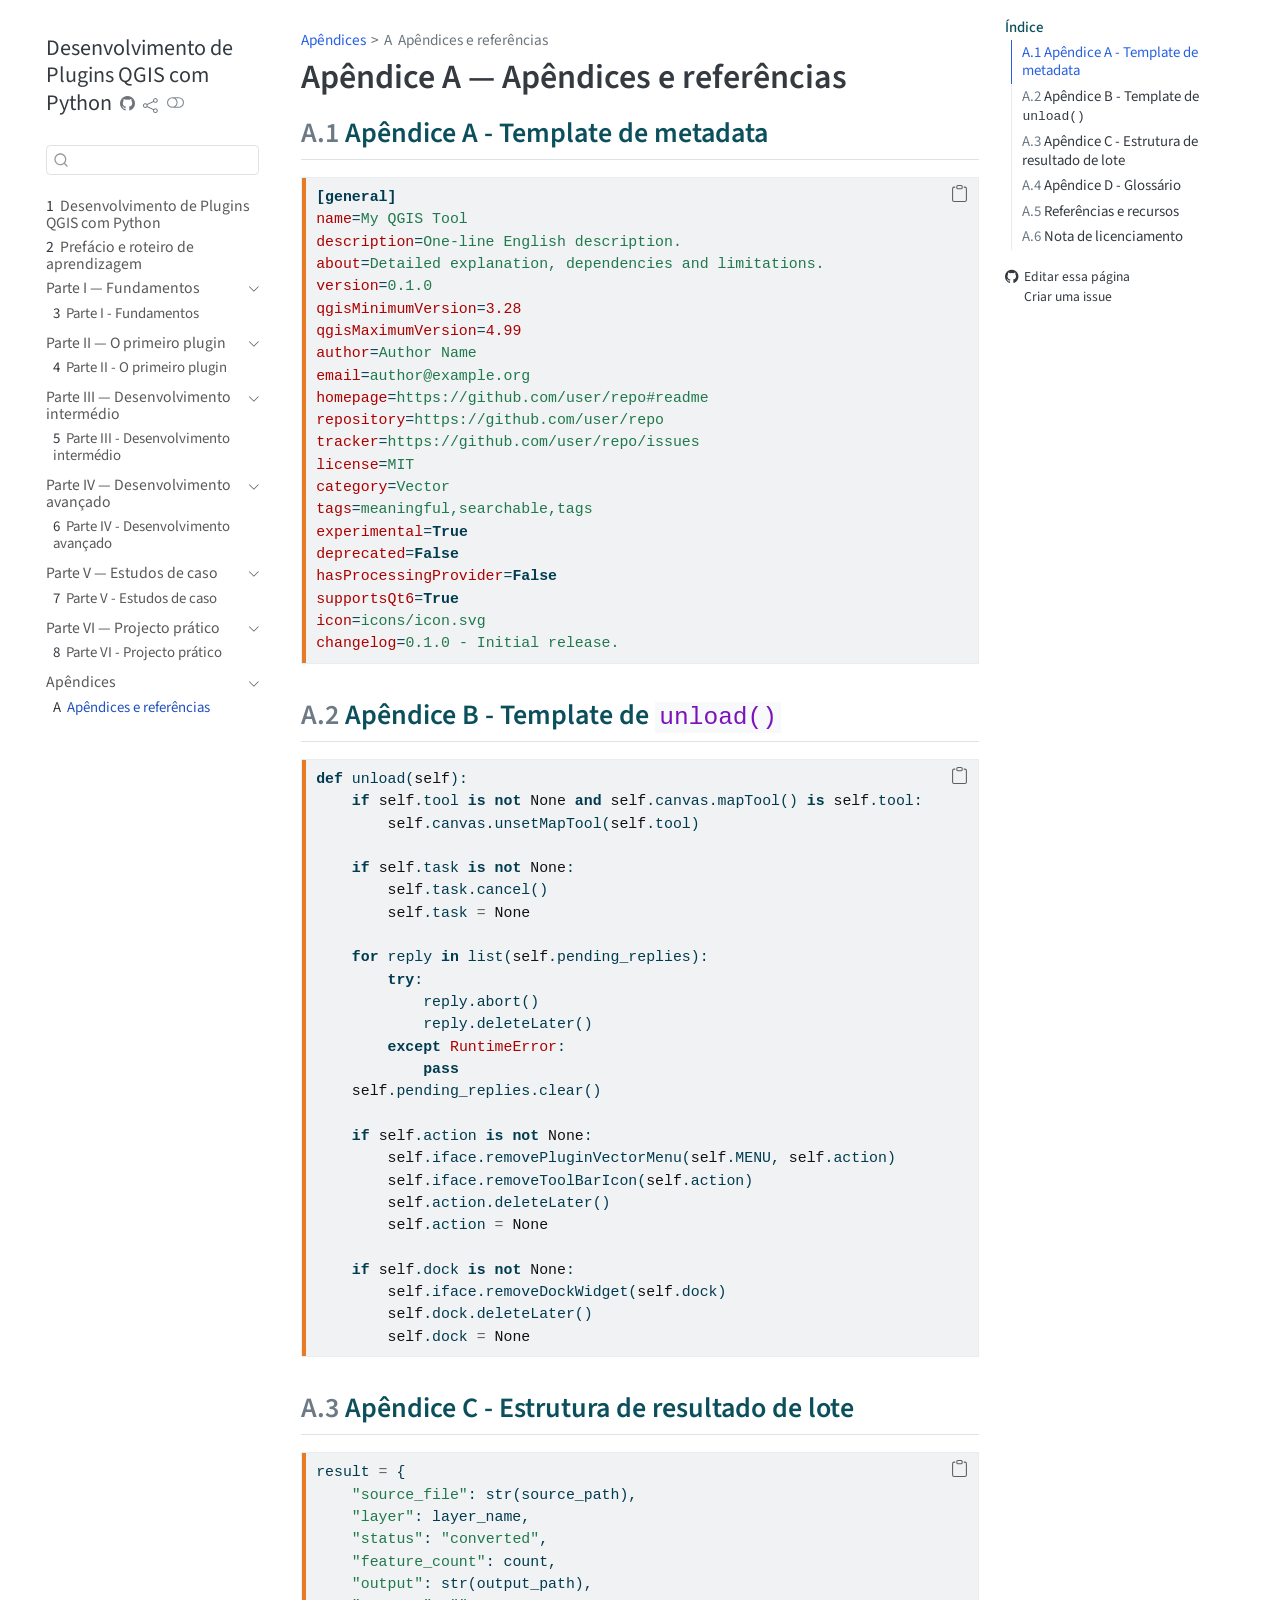
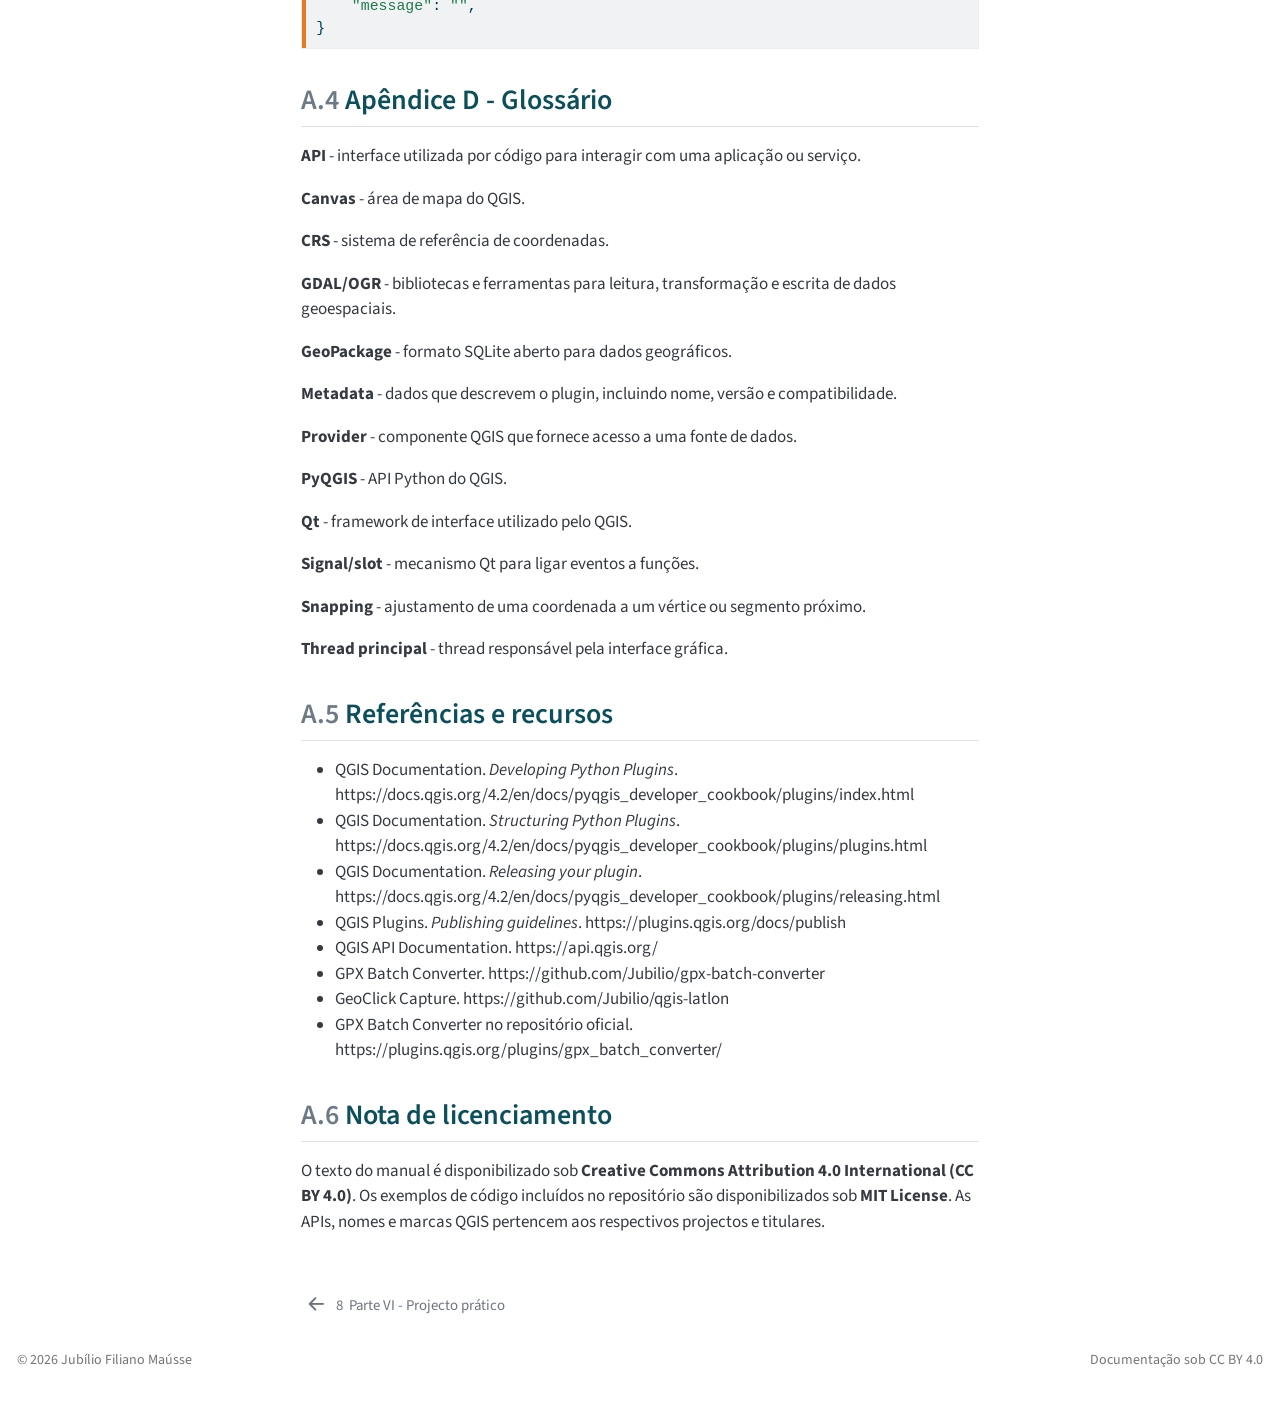
<file: chapters/07-apendices.html>
<!DOCTYPE html>
<html xmlns="http://www.w3.org/1999/xhtml" lang="pt-PT" xml:lang="pt-PT"><head>

<meta charset="utf-8">
<meta name="generator" content="quarto-1.10.18">

<meta name="viewport" content="width=device-width, initial-scale=1.0, user-scalable=yes">


<title>Apêndice A — Apêndices e referências – Desenvolvimento de Plugins QGIS com Python</title>
<style>
/* Default styles provided by pandoc.
** See https://pandoc.org/MANUAL.html#variables-for-html for config info.
*/
span.smallcaps{font-variant: small-caps;}
div.columns{display: flex; gap: 1.5em;}
div.column{flex: auto;}
@media screen {
div.columns{gap: min(4vw, 1.5em);}
div.column{overflow-x: auto;}
}
div.hanging-indent{margin-left: 1.5em; text-indent: -1.5em;}
ul.task-list{list-style: none;}
ul.task-list li input[type="checkbox"] {
  width: 0.8em;
  margin: 0 0.8em 0.2em -1em; /* quarto-specific, see https://github.com/quarto-dev/quarto-cli/issues/4556 */ 
  vertical-align: middle;
}
/* CSS for syntax highlighting */
html { -webkit-text-size-adjust: 100%; }
pre > code.sourceCode { white-space: pre; position: relative; }
pre > code.sourceCode > span { display: inline-block; line-height: 1.25; }
pre > code.sourceCode > span:empty { height: 1.2em; }
.sourceCode { overflow: visible; }
code.sourceCode > span { color: inherit; text-decoration: inherit; }
div.sourceCode { margin: 1em 0; }
pre.sourceCode { margin: 0; }
@media screen {
div.sourceCode { overflow: auto; }
}
@media print {
pre > code.sourceCode { white-space: pre-wrap; }
pre > code.sourceCode > span { text-indent: -5em; padding-left: 5em; }
}
pre.numberSource code
  { counter-reset: source-line 0; }
pre.numberSource code > span
  { position: relative; left: -4em; counter-increment: source-line; }
pre.numberSource code > span > a:first-child::before
  { content: counter(source-line);
    position: relative; left: -1em; text-align: right; vertical-align: baseline;
    border: none; display: inline-block;
    -webkit-touch-callout: none; -webkit-user-select: none;
    -khtml-user-select: none; -moz-user-select: none;
    -ms-user-select: none; user-select: none;
    padding: 0 4px; width: 4em;
  }
pre.numberSource { margin-left: 3em;  padding-left: 4px; }
div.sourceCode
  {   }
@media screen {
pre > code.sourceCode > span > a:first-child::before { text-decoration: underline; }
}
</style>


<script src="../site_libs/quarto-nav/quarto-nav.js"></script>
<script src="../site_libs/quarto-nav/headroom.min.js"></script>
<script src="../site_libs/clipboard/clipboard.min.js"></script>
<script src="../site_libs/quarto-search/autocomplete.umd.js"></script>
<script src="../site_libs/quarto-search/fuse.min.js"></script>
<script src="../site_libs/quarto-search/quarto-search.js"></script>
<meta name="quarto:offset" content="../">
<link href="../chapters/06-projecto-pratico.html" rel="prev">
<script src="../site_libs/quarto-html/quarto.js" type="module"></script>
<script src="../site_libs/quarto-html/tabsets/tabsets.js" type="module"></script>
<script src="../site_libs/quarto-html/popper.min.js"></script>
<script src="../site_libs/quarto-html/tippy.umd.min.js"></script>
<script src="../site_libs/quarto-html/anchor.min.js"></script>
<link href="../site_libs/quarto-html/tippy.css" rel="stylesheet">
<link href="../site_libs/quarto-html/quarto-syntax-highlighting-64a204ab8560d761af7679ceaba22944.css" rel="stylesheet" class="quarto-color-scheme" id="quarto-text-highlighting-styles">
<link href="../site_libs/quarto-html/quarto-syntax-highlighting-dark-b85bc7c33db8c58e0ec93c3465666fed.css" rel="stylesheet" class="quarto-color-scheme quarto-color-alternate" id="quarto-text-highlighting-styles">
<link href="../site_libs/quarto-html/quarto-syntax-highlighting-64a204ab8560d761af7679ceaba22944.css" rel="stylesheet" class="quarto-color-scheme-extra" id="quarto-text-highlighting-styles">
<script src="../site_libs/bootstrap/bootstrap.min.js"></script>
<link href="../site_libs/bootstrap/bootstrap-icons.css" rel="stylesheet">
<link href="../site_libs/bootstrap/bootstrap-683d4e0d048b158eada5e8077d4cc262.min.css" rel="stylesheet" append-hash="true" class="quarto-color-scheme" id="quarto-bootstrap" data-mode="light">
<link href="../site_libs/bootstrap/bootstrap-dark-27332f4fd0b2a56405d42df7c190b189.min.css" rel="stylesheet" append-hash="true" class="quarto-color-scheme quarto-color-alternate" id="quarto-bootstrap" data-mode="dark">
<link href="../site_libs/bootstrap/bootstrap-683d4e0d048b158eada5e8077d4cc262.min.css" rel="stylesheet" append-hash="true" class="quarto-color-scheme-extra" id="quarto-bootstrap" data-mode="light">
<script id="quarto-search-options" type="application/json">{
  "location": "sidebar",
  "copy-button": false,
  "collapse-after": 3,
  "panel-placement": "start",
  "type": "textbox",
  "limit": 50,
  "keyboard-shortcut": [
    "f",
    "/",
    "s"
  ],
  "show-item-context": false,
  "language": {
    "search-no-results-text": "Nenhum resultado",
    "search-matching-documents-text": "documentos correspondentes",
    "search-copy-link-title": "Copiar link para a busca",
    "search-hide-matches-text": "Esconder correspondências adicionais",
    "search-more-match-text": "mais correspondência neste documento",
    "search-more-matches-text": "mais correspondências neste documento",
    "search-clear-button-title": "Limpar",
    "search-text-placeholder": "",
    "search-detached-cancel-button-title": "Cancelar",
    "search-submit-button-title": "Enviar",
    "search-label": "Procurar"
  }
}</script>


<link rel="stylesheet" href="../styles.css">
</head>

<body class="nav-sidebar floating quarto-light"><script id="quarto-html-before-body" type="application/javascript">
    const toggleBodyColorMode = (bsSheetEl) => {
      const mode = bsSheetEl.getAttribute("data-mode");
      const bodyEl = window.document.querySelector("body");
      if (mode === "dark") {
        bodyEl.classList.add("quarto-dark");
        bodyEl.classList.remove("quarto-light");
      } else {
        bodyEl.classList.add("quarto-light");
        bodyEl.classList.remove("quarto-dark");
      }
    }
    const toggleBodyColorPrimary = () => {
      const bsSheetEl = window.document.querySelector("link#quarto-bootstrap:not([rel=disabled-stylesheet])");
      if (bsSheetEl) {
        toggleBodyColorMode(bsSheetEl);
      }
    }
    const setColorSchemeToggle = (alternate) => {
      const toggles = window.document.querySelectorAll('.quarto-color-scheme-toggle');
      for (let i=0; i < toggles.length; i++) {
        const toggle = toggles[i];
        if (toggle) {
          if (alternate) {
            toggle.classList.add("alternate");
          } else {
            toggle.classList.remove("alternate");
          }
        }
      }
    };
    const toggleColorMode = (alternate) => {
      // Switch the stylesheets
      const primaryStylesheets = window.document.querySelectorAll('link.quarto-color-scheme:not(.quarto-color-alternate)');
      const alternateStylesheets = window.document.querySelectorAll('link.quarto-color-scheme.quarto-color-alternate');
      manageTransitions('#quarto-margin-sidebar .nav-link', false);
      if (alternate) {
        // note: dark is layered on light, we don't disable primary!
        enableStylesheet(alternateStylesheets);
        for (const sheetNode of alternateStylesheets) {
          if (sheetNode.id === "quarto-bootstrap") {
            toggleBodyColorMode(sheetNode);
          }
        }
      } else {
        disableStylesheet(alternateStylesheets);
        enableStylesheet(primaryStylesheets)
        toggleBodyColorPrimary();
      }
      manageTransitions('#quarto-margin-sidebar .nav-link', true);
      // Switch the toggles
      setColorSchemeToggle(alternate)
      // Hack to workaround the fact that safari doesn't
      // properly recolor the scrollbar when toggling (#1455)
      if (navigator.userAgent.indexOf('Safari') > 0 && navigator.userAgent.indexOf('Chrome') == -1) {
        manageTransitions("body", false);
        window.scrollTo(0, 1);
        setTimeout(() => {
          window.scrollTo(0, 0);
          manageTransitions("body", true);
        }, 40);
      }
    }
    const disableStylesheet = (stylesheets) => {
      for (let i=0; i < stylesheets.length; i++) {
        const stylesheet = stylesheets[i];
        stylesheet.rel = 'disabled-stylesheet';
      }
    }
    const enableStylesheet = (stylesheets) => {
      for (let i=0; i < stylesheets.length; i++) {
        const stylesheet = stylesheets[i];
        if(stylesheet.rel !== 'stylesheet') { // for Chrome, which will still FOUC without this check
          stylesheet.rel = 'stylesheet';
        }
      }
    }
    const manageTransitions = (selector, allowTransitions) => {
      const els = window.document.querySelectorAll(selector);
      for (let i=0; i < els.length; i++) {
        const el = els[i];
        if (allowTransitions) {
          el.classList.remove('notransition');
        } else {
          el.classList.add('notransition');
        }
      }
    }
    const isFileUrl = () => {
      return window.location.protocol === 'file:';
    }
    const hasAlternateSentinel = () => {
      let styleSentinel = getColorSchemeSentinel();
      if (styleSentinel !== null) {
        return styleSentinel === "alternate";
      } else {
        return false;
      }
    }
    const setStyleSentinel = (alternate) => {
      const value = alternate ? "alternate" : "default";
      if (!isFileUrl()) {
        window.localStorage.setItem("quarto-color-scheme", value);
      } else {
        localAlternateSentinel = value;
      }
    }
    const getColorSchemeSentinel = () => {
      if (!isFileUrl()) {
        const storageValue = window.localStorage.getItem("quarto-color-scheme");
        return storageValue != null ? storageValue : localAlternateSentinel;
      } else {
        return localAlternateSentinel;
      }
    }
    const toggleGiscusIfUsed = (isAlternate, darkModeDefault) => {
      const baseTheme = document.querySelector('#giscus-base-theme')?.value ?? 'light';
      const alternateTheme = document.querySelector('#giscus-alt-theme')?.value ?? 'dark';
      let newTheme = '';
      if(authorPrefersDark) {
        newTheme = isAlternate ? baseTheme : alternateTheme;
      } else {
        newTheme = isAlternate ? alternateTheme : baseTheme;
      }
      const changeGiscusTheme = () => {
        // From: https://github.com/giscus/giscus/issues/336
        const sendMessage = (message) => {
          const iframe = document.querySelector('iframe.giscus-frame');
          if (!iframe) return;
          iframe.contentWindow.postMessage({ giscus: message }, 'https://giscus.app');
        }
        sendMessage({
          setConfig: {
            theme: newTheme
          }
        });
      }
      const isGiscussLoaded = window.document.querySelector('iframe.giscus-frame') !== null;
      if (isGiscussLoaded) {
        changeGiscusTheme();
      }
    };
    const authorPrefersDark = false;
    const darkModeDefault = authorPrefersDark;
      document.querySelector('link#quarto-text-highlighting-styles.quarto-color-scheme-extra').rel = 'disabled-stylesheet';
      document.querySelector('link#quarto-bootstrap.quarto-color-scheme-extra').rel = 'disabled-stylesheet';
    let localAlternateSentinel = darkModeDefault ? 'alternate' : 'default';
    // Dark / light mode switch
    window.quartoToggleColorScheme = () => {
      // Read the current dark / light value
      let toAlternate = !hasAlternateSentinel();
      toggleColorMode(toAlternate);
      setStyleSentinel(toAlternate);
      toggleGiscusIfUsed(toAlternate, darkModeDefault);
      window.dispatchEvent(new Event('resize'));
    };
    // Switch to dark mode if need be
    if (hasAlternateSentinel()) {
      toggleColorMode(true);
    } else {
      toggleColorMode(false);
    }
  </script>

<div id="quarto-search-results"></div>
  <header id="quarto-header" class="headroom fixed-top">
  <nav class="quarto-secondary-nav">
    <div class="container-fluid d-flex">
      <button type="button" class="quarto-btn-toggle btn" data-bs-toggle="collapse" role="button" data-bs-target=".quarto-sidebar-collapse-item" aria-controls="quarto-sidebar" aria-expanded="false" aria-label="Alternar barra lateral" onclick="if (window.quartoToggleHeadroom) { window.quartoToggleHeadroom(); }">
        <i class="bi bi-layout-text-sidebar-reverse"></i>
      </button>
        <nav class="quarto-page-breadcrumbs" aria-label="breadcrumb"><ol class="breadcrumb"><li class="breadcrumb-item"><a href="../chapters/07-apendices.html">Apêndices</a></li><li class="breadcrumb-item"><a href="../chapters/07-apendices.html"><span class="chapter-number">A</span>&nbsp; <span class="chapter-title">Apêndices e referências</span></a></li></ol></nav>
        <a class="flex-grow-1" role="navigation" data-bs-toggle="collapse" data-bs-target=".quarto-sidebar-collapse-item" aria-controls="quarto-sidebar" aria-expanded="false" aria-label="Alternar barra lateral" onclick="if (window.quartoToggleHeadroom) { window.quartoToggleHeadroom(); }">      
        </a>
      <button type="button" class="btn quarto-search-button" aria-label="Procurar" onclick="window.quartoOpenSearch();">
        <i class="bi bi-search"></i>
      </button>
    </div>
  </nav>
</header>
<!-- content -->
<div id="quarto-content" class="quarto-container page-columns page-rows-contents page-layout-article">
<!-- sidebar -->
  <nav id="quarto-sidebar" class="sidebar collapse collapse-horizontal quarto-sidebar-collapse-item sidebar-navigation floating overflow-auto">
    <div class="pt-lg-2 mt-2 text-left sidebar-header">
    <div class="sidebar-title mb-0 py-0">
      <a href="../">Desenvolvimento de Plugins QGIS com Python</a> 
        <div class="sidebar-tools-main tools-wide">
    <a href="https://github.com/Jubilio/qgis-plugin-development-manual" title="Código fonte" class="quarto-navigation-tool px-1" aria-label="Código fonte"><i class="bi bi-github"></i></a>
    <div class="dropdown">
      <a href="" title="Share" id="quarto-navigation-tool-dropdown-0" class="quarto-navigation-tool dropdown-toggle px-1" data-bs-toggle="dropdown" aria-expanded="false" role="link" aria-label="Share"><i class="bi bi-share"></i></a>
      <ul class="dropdown-menu" aria-labelledby="quarto-navigation-tool-dropdown-0">
          <li>
            <a class="dropdown-item sidebar-tools-main-item" href="https://www.linkedin.com/sharing/share-offsite/?url=|url|">
              <i class="bi bi-linkedin pe-1"></i>
            LinkedIn
            </a>
          </li>
          <li>
            <a class="dropdown-item sidebar-tools-main-item" href="https://twitter.com/intent/tweet?url=|url|">
              <i class="bi bi-twitter pe-1"></i>
            Twitter
            </a>
          </li>
      </ul>
    </div>
  <a href="" class="quarto-color-scheme-toggle quarto-navigation-tool  px-1" onclick="window.quartoToggleColorScheme(); return false;" title="Alternar modo escuro"><i class="bi"></i></a>
</div>
    </div>
      </div>
        <div class="mt-2 flex-shrink-0 align-items-center">
        <div class="sidebar-search">
        <div id="quarto-search" class="" title="Procurar"></div>
        </div>
        </div>
    <div class="sidebar-menu-container"> 
    <ul class="list-unstyled mt-1">
        <li class="sidebar-item">
  <div class="sidebar-item-container"> 
  <a href="../index.html" class="sidebar-item-text sidebar-link">
 <span class="menu-text"><span class="chapter-number">1</span>&nbsp; <span class="chapter-title">Desenvolvimento de Plugins QGIS com Python</span></span></a>
  </div>
</li>
        <li class="sidebar-item">
  <div class="sidebar-item-container"> 
  <a href="../chapters/00-prefacio.html" class="sidebar-item-text sidebar-link">
 <span class="menu-text"><span class="chapter-number">2</span>&nbsp; <span class="chapter-title">Prefácio e roteiro de aprendizagem</span></span></a>
  </div>
</li>
        <li class="sidebar-item sidebar-item-section">
      <div class="sidebar-item-container"> 
            <a class="sidebar-item-text sidebar-link text-start" data-bs-toggle="collapse" data-bs-target="#quarto-sidebar-section-1" role="navigation" aria-expanded="true">
 <span class="menu-text">Parte I — Fundamentos</span></a>
          <a class="sidebar-item-toggle text-start" data-bs-toggle="collapse" data-bs-target="#quarto-sidebar-section-1" role="navigation" aria-expanded="true" aria-label="Alternar seção">
            <i class="bi bi-chevron-right ms-2"></i>
          </a> 
      </div>
      <ul id="quarto-sidebar-section-1" class="collapse list-unstyled sidebar-section depth1 show">  
          <li class="sidebar-item">
  <div class="sidebar-item-container"> 
  <a href="../chapters/01-fundamentos.html" class="sidebar-item-text sidebar-link">
 <span class="menu-text"><span class="chapter-number">3</span>&nbsp; <span class="chapter-title">Parte I - Fundamentos</span></span></a>
  </div>
</li>
      </ul>
  </li>
        <li class="sidebar-item sidebar-item-section">
      <div class="sidebar-item-container"> 
            <a class="sidebar-item-text sidebar-link text-start" data-bs-toggle="collapse" data-bs-target="#quarto-sidebar-section-2" role="navigation" aria-expanded="true">
 <span class="menu-text">Parte II — O primeiro plugin</span></a>
          <a class="sidebar-item-toggle text-start" data-bs-toggle="collapse" data-bs-target="#quarto-sidebar-section-2" role="navigation" aria-expanded="true" aria-label="Alternar seção">
            <i class="bi bi-chevron-right ms-2"></i>
          </a> 
      </div>
      <ul id="quarto-sidebar-section-2" class="collapse list-unstyled sidebar-section depth1 show">  
          <li class="sidebar-item">
  <div class="sidebar-item-container"> 
  <a href="../chapters/02-primeiro-plugin.html" class="sidebar-item-text sidebar-link">
 <span class="menu-text"><span class="chapter-number">4</span>&nbsp; <span class="chapter-title">Parte II - O primeiro plugin</span></span></a>
  </div>
</li>
      </ul>
  </li>
        <li class="sidebar-item sidebar-item-section">
      <div class="sidebar-item-container"> 
            <a class="sidebar-item-text sidebar-link text-start" data-bs-toggle="collapse" data-bs-target="#quarto-sidebar-section-3" role="navigation" aria-expanded="true">
 <span class="menu-text">Parte III — Desenvolvimento intermédio</span></a>
          <a class="sidebar-item-toggle text-start" data-bs-toggle="collapse" data-bs-target="#quarto-sidebar-section-3" role="navigation" aria-expanded="true" aria-label="Alternar seção">
            <i class="bi bi-chevron-right ms-2"></i>
          </a> 
      </div>
      <ul id="quarto-sidebar-section-3" class="collapse list-unstyled sidebar-section depth1 show">  
          <li class="sidebar-item">
  <div class="sidebar-item-container"> 
  <a href="../chapters/03-desenvolvimento-intermedio.html" class="sidebar-item-text sidebar-link">
 <span class="menu-text"><span class="chapter-number">5</span>&nbsp; <span class="chapter-title">Parte III - Desenvolvimento intermédio</span></span></a>
  </div>
</li>
      </ul>
  </li>
        <li class="sidebar-item sidebar-item-section">
      <div class="sidebar-item-container"> 
            <a class="sidebar-item-text sidebar-link text-start" data-bs-toggle="collapse" data-bs-target="#quarto-sidebar-section-4" role="navigation" aria-expanded="true">
 <span class="menu-text">Parte IV — Desenvolvimento avançado</span></a>
          <a class="sidebar-item-toggle text-start" data-bs-toggle="collapse" data-bs-target="#quarto-sidebar-section-4" role="navigation" aria-expanded="true" aria-label="Alternar seção">
            <i class="bi bi-chevron-right ms-2"></i>
          </a> 
      </div>
      <ul id="quarto-sidebar-section-4" class="collapse list-unstyled sidebar-section depth1 show">  
          <li class="sidebar-item">
  <div class="sidebar-item-container"> 
  <a href="../chapters/04-desenvolvimento-avancado.html" class="sidebar-item-text sidebar-link">
 <span class="menu-text"><span class="chapter-number">6</span>&nbsp; <span class="chapter-title">Parte IV - Desenvolvimento avançado</span></span></a>
  </div>
</li>
      </ul>
  </li>
        <li class="sidebar-item sidebar-item-section">
      <div class="sidebar-item-container"> 
            <a class="sidebar-item-text sidebar-link text-start" data-bs-toggle="collapse" data-bs-target="#quarto-sidebar-section-5" role="navigation" aria-expanded="true">
 <span class="menu-text">Parte V — Estudos de caso</span></a>
          <a class="sidebar-item-toggle text-start" data-bs-toggle="collapse" data-bs-target="#quarto-sidebar-section-5" role="navigation" aria-expanded="true" aria-label="Alternar seção">
            <i class="bi bi-chevron-right ms-2"></i>
          </a> 
      </div>
      <ul id="quarto-sidebar-section-5" class="collapse list-unstyled sidebar-section depth1 show">  
          <li class="sidebar-item">
  <div class="sidebar-item-container"> 
  <a href="../chapters/05-estudos-de-caso.html" class="sidebar-item-text sidebar-link">
 <span class="menu-text"><span class="chapter-number">7</span>&nbsp; <span class="chapter-title">Parte V - Estudos de caso</span></span></a>
  </div>
</li>
      </ul>
  </li>
        <li class="sidebar-item sidebar-item-section">
      <div class="sidebar-item-container"> 
            <a class="sidebar-item-text sidebar-link text-start" data-bs-toggle="collapse" data-bs-target="#quarto-sidebar-section-6" role="navigation" aria-expanded="true">
 <span class="menu-text">Parte VI — Projecto prático</span></a>
          <a class="sidebar-item-toggle text-start" data-bs-toggle="collapse" data-bs-target="#quarto-sidebar-section-6" role="navigation" aria-expanded="true" aria-label="Alternar seção">
            <i class="bi bi-chevron-right ms-2"></i>
          </a> 
      </div>
      <ul id="quarto-sidebar-section-6" class="collapse list-unstyled sidebar-section depth1 show">  
          <li class="sidebar-item">
  <div class="sidebar-item-container"> 
  <a href="../chapters/06-projecto-pratico.html" class="sidebar-item-text sidebar-link">
 <span class="menu-text"><span class="chapter-number">8</span>&nbsp; <span class="chapter-title">Parte VI - Projecto prático</span></span></a>
  </div>
</li>
      </ul>
  </li>
        <li class="sidebar-item sidebar-item-section">
      <div class="sidebar-item-container"> 
            <a class="sidebar-item-text sidebar-link text-start" data-bs-toggle="collapse" data-bs-target="#quarto-sidebar-section-7" role="navigation" aria-expanded="true">
 <span class="menu-text">Apêndices</span></a>
          <a class="sidebar-item-toggle text-start" data-bs-toggle="collapse" data-bs-target="#quarto-sidebar-section-7" role="navigation" aria-expanded="true" aria-label="Alternar seção">
            <i class="bi bi-chevron-right ms-2"></i>
          </a> 
      </div>
      <ul id="quarto-sidebar-section-7" class="collapse list-unstyled sidebar-section depth1 show">  
          <li class="sidebar-item">
  <div class="sidebar-item-container"> 
  <a href="../chapters/07-apendices.html" class="sidebar-item-text sidebar-link active">
 <span class="menu-text"><span class="chapter-number">A</span>&nbsp; <span class="chapter-title">Apêndices e referências</span></span></a>
  </div>
</li>
      </ul>
  </li>
    </ul>
    </div>
</nav>
<div id="quarto-sidebar-glass" class="quarto-sidebar-collapse-item" data-bs-toggle="collapse" data-bs-target=".quarto-sidebar-collapse-item"></div>
<!-- margin-sidebar -->
    <div id="quarto-margin-sidebar" class="sidebar margin-sidebar">
        <nav id="TOC" role="doc-toc" class="toc-active">
    <h2 id="toc-title">Índice</h2>
   
  <ul>
  <li><a href="#apêndice-a---template-de-metadata" id="toc-apêndice-a---template-de-metadata" class="nav-link active" data-scroll-target="#apêndice-a---template-de-metadata"><span class="header-section-number">A.1</span> Apêndice A - Template de metadata</a></li>
  <li><a href="#apêndice-b---template-de-unload" id="toc-apêndice-b---template-de-unload" class="nav-link" data-scroll-target="#apêndice-b---template-de-unload"><span class="header-section-number">A.2</span> Apêndice B - Template de <code>unload()</code></a></li>
  <li><a href="#apêndice-c---estrutura-de-resultado-de-lote" id="toc-apêndice-c---estrutura-de-resultado-de-lote" class="nav-link" data-scroll-target="#apêndice-c---estrutura-de-resultado-de-lote"><span class="header-section-number">A.3</span> Apêndice C - Estrutura de resultado de lote</a></li>
  <li><a href="#apêndice-d---glossário" id="toc-apêndice-d---glossário" class="nav-link" data-scroll-target="#apêndice-d---glossário"><span class="header-section-number">A.4</span> Apêndice D - Glossário</a></li>
  <li><a href="#referências-e-recursos" id="toc-referências-e-recursos" class="nav-link" data-scroll-target="#referências-e-recursos"><span class="header-section-number">A.5</span> Referências e recursos</a></li>
  <li><a href="#nota-de-licenciamento" id="toc-nota-de-licenciamento" class="nav-link" data-scroll-target="#nota-de-licenciamento"><span class="header-section-number">A.6</span> Nota de licenciamento</a></li>
  </ul>
<div class="toc-actions"><ul><li><a href="https://github.com/Jubilio/qgis-plugin-development-manual/edit/main/chapters/07-apendices.qmd" class="toc-action"><i class="bi bi-github"></i>Editar essa página</a></li><li><a href="https://github.com/Jubilio/qgis-plugin-development-manual/issues/new" class="toc-action"><i class="bi empty"></i>Criar uma issue</a></li></ul></div></nav>
    </div>
<!-- main -->
<main class="content" id="quarto-document-content">


<header id="title-block-header" class="quarto-title-block default"><nav class="quarto-page-breadcrumbs quarto-title-breadcrumbs d-none d-lg-block" aria-label="breadcrumb"><ol class="breadcrumb"><li class="breadcrumb-item"><a href="../chapters/07-apendices.html">Apêndices</a></li><li class="breadcrumb-item"><a href="../chapters/07-apendices.html"><span class="chapter-number">A</span>&nbsp; <span class="chapter-title">Apêndices e referências</span></a></li></ol></nav>
<div class="quarto-title">
<h1 class="title">Apêndice A — Apêndices e referências</h1>
</div>



<div class="quarto-title-meta">

    
  
    
  </div>
  


</header>


<section id="apêndice-a---template-de-metadata" class="level2" data-number="A.1">
<h2 data-number="A.1" class="anchored" data-anchor-id="apêndice-a---template-de-metadata"><span class="header-section-number">A.1</span> Apêndice A - Template de metadata</h2>
<div class="code-copy-outer-scaffold"><div class="sourceCode" id="cb1"><pre class="sourceCode ini code-with-copy"><code class="sourceCode ini"><span id="cb1-1"><a href="#cb1-1" aria-hidden="true" tabindex="-1"></a><span class="kw">[general]</span></span>
<span id="cb1-2"><a href="#cb1-2" aria-hidden="true" tabindex="-1"></a><span class="dt">name</span><span class="ot">=</span><span class="st">My QGIS Tool</span></span>
<span id="cb1-3"><a href="#cb1-3" aria-hidden="true" tabindex="-1"></a><span class="dt">description</span><span class="ot">=</span><span class="st">One-line English description.</span></span>
<span id="cb1-4"><a href="#cb1-4" aria-hidden="true" tabindex="-1"></a><span class="dt">about</span><span class="ot">=</span><span class="st">Detailed explanation, dependencies and limitations.</span></span>
<span id="cb1-5"><a href="#cb1-5" aria-hidden="true" tabindex="-1"></a><span class="dt">version</span><span class="ot">=</span><span class="st">0.1.0</span></span>
<span id="cb1-6"><a href="#cb1-6" aria-hidden="true" tabindex="-1"></a><span class="dt">qgisMinimumVersion</span><span class="ot">=</span><span class="fl">3.28</span></span>
<span id="cb1-7"><a href="#cb1-7" aria-hidden="true" tabindex="-1"></a><span class="dt">qgisMaximumVersion</span><span class="ot">=</span><span class="fl">4.99</span></span>
<span id="cb1-8"><a href="#cb1-8" aria-hidden="true" tabindex="-1"></a><span class="dt">author</span><span class="ot">=</span><span class="st">Author Name</span></span>
<span id="cb1-9"><a href="#cb1-9" aria-hidden="true" tabindex="-1"></a><span class="dt">email</span><span class="ot">=</span><span class="st">author@example.org</span></span>
<span id="cb1-10"><a href="#cb1-10" aria-hidden="true" tabindex="-1"></a><span class="dt">homepage</span><span class="ot">=</span><span class="st">https://github.com/user/repo#readme</span></span>
<span id="cb1-11"><a href="#cb1-11" aria-hidden="true" tabindex="-1"></a><span class="dt">repository</span><span class="ot">=</span><span class="st">https://github.com/user/repo</span></span>
<span id="cb1-12"><a href="#cb1-12" aria-hidden="true" tabindex="-1"></a><span class="dt">tracker</span><span class="ot">=</span><span class="st">https://github.com/user/repo/issues</span></span>
<span id="cb1-13"><a href="#cb1-13" aria-hidden="true" tabindex="-1"></a><span class="dt">license</span><span class="ot">=</span><span class="st">MIT</span></span>
<span id="cb1-14"><a href="#cb1-14" aria-hidden="true" tabindex="-1"></a><span class="dt">category</span><span class="ot">=</span><span class="st">Vector</span></span>
<span id="cb1-15"><a href="#cb1-15" aria-hidden="true" tabindex="-1"></a><span class="dt">tags</span><span class="ot">=</span><span class="st">meaningful,searchable,tags</span></span>
<span id="cb1-16"><a href="#cb1-16" aria-hidden="true" tabindex="-1"></a><span class="dt">experimental</span><span class="ot">=</span><span class="kw">True</span></span>
<span id="cb1-17"><a href="#cb1-17" aria-hidden="true" tabindex="-1"></a><span class="dt">deprecated</span><span class="ot">=</span><span class="kw">False</span></span>
<span id="cb1-18"><a href="#cb1-18" aria-hidden="true" tabindex="-1"></a><span class="dt">hasProcessingProvider</span><span class="ot">=</span><span class="kw">False</span></span>
<span id="cb1-19"><a href="#cb1-19" aria-hidden="true" tabindex="-1"></a><span class="dt">supportsQt6</span><span class="ot">=</span><span class="kw">True</span></span>
<span id="cb1-20"><a href="#cb1-20" aria-hidden="true" tabindex="-1"></a><span class="dt">icon</span><span class="ot">=</span><span class="st">icons/icon.svg</span></span>
<span id="cb1-21"><a href="#cb1-21" aria-hidden="true" tabindex="-1"></a><span class="dt">changelog</span><span class="ot">=</span><span class="st">0.1.0 - Initial release.</span></span></code></pre></div><button title="Copiar para a área de transferência" class="code-copy-button"><i class="bi"></i></button></div>
</section>
<section id="apêndice-b---template-de-unload" class="level2" data-number="A.2">
<h2 data-number="A.2" class="anchored" data-anchor-id="apêndice-b---template-de-unload"><span class="header-section-number">A.2</span> Apêndice B - Template de <code>unload()</code></h2>
<div class="code-copy-outer-scaffold"><div class="sourceCode" id="cb2"><pre class="sourceCode python code-with-copy"><code class="sourceCode python"><span id="cb2-1"><a href="#cb2-1" aria-hidden="true" tabindex="-1"></a><span class="kw">def</span> unload(<span class="va">self</span>):</span>
<span id="cb2-2"><a href="#cb2-2" aria-hidden="true" tabindex="-1"></a>    <span class="cf">if</span> <span class="va">self</span>.tool <span class="kw">is</span> <span class="kw">not</span> <span class="va">None</span> <span class="kw">and</span> <span class="va">self</span>.canvas.mapTool() <span class="kw">is</span> <span class="va">self</span>.tool:</span>
<span id="cb2-3"><a href="#cb2-3" aria-hidden="true" tabindex="-1"></a>        <span class="va">self</span>.canvas.unsetMapTool(<span class="va">self</span>.tool)</span>
<span id="cb2-4"><a href="#cb2-4" aria-hidden="true" tabindex="-1"></a></span>
<span id="cb2-5"><a href="#cb2-5" aria-hidden="true" tabindex="-1"></a>    <span class="cf">if</span> <span class="va">self</span>.task <span class="kw">is</span> <span class="kw">not</span> <span class="va">None</span>:</span>
<span id="cb2-6"><a href="#cb2-6" aria-hidden="true" tabindex="-1"></a>        <span class="va">self</span>.task.cancel()</span>
<span id="cb2-7"><a href="#cb2-7" aria-hidden="true" tabindex="-1"></a>        <span class="va">self</span>.task <span class="op">=</span> <span class="va">None</span></span>
<span id="cb2-8"><a href="#cb2-8" aria-hidden="true" tabindex="-1"></a></span>
<span id="cb2-9"><a href="#cb2-9" aria-hidden="true" tabindex="-1"></a>    <span class="cf">for</span> reply <span class="kw">in</span> <span class="bu">list</span>(<span class="va">self</span>.pending_replies):</span>
<span id="cb2-10"><a href="#cb2-10" aria-hidden="true" tabindex="-1"></a>        <span class="cf">try</span>:</span>
<span id="cb2-11"><a href="#cb2-11" aria-hidden="true" tabindex="-1"></a>            reply.abort()</span>
<span id="cb2-12"><a href="#cb2-12" aria-hidden="true" tabindex="-1"></a>            reply.deleteLater()</span>
<span id="cb2-13"><a href="#cb2-13" aria-hidden="true" tabindex="-1"></a>        <span class="cf">except</span> <span class="pp">RuntimeError</span>:</span>
<span id="cb2-14"><a href="#cb2-14" aria-hidden="true" tabindex="-1"></a>            <span class="cf">pass</span></span>
<span id="cb2-15"><a href="#cb2-15" aria-hidden="true" tabindex="-1"></a>    <span class="va">self</span>.pending_replies.clear()</span>
<span id="cb2-16"><a href="#cb2-16" aria-hidden="true" tabindex="-1"></a></span>
<span id="cb2-17"><a href="#cb2-17" aria-hidden="true" tabindex="-1"></a>    <span class="cf">if</span> <span class="va">self</span>.action <span class="kw">is</span> <span class="kw">not</span> <span class="va">None</span>:</span>
<span id="cb2-18"><a href="#cb2-18" aria-hidden="true" tabindex="-1"></a>        <span class="va">self</span>.iface.removePluginVectorMenu(<span class="va">self</span>.MENU, <span class="va">self</span>.action)</span>
<span id="cb2-19"><a href="#cb2-19" aria-hidden="true" tabindex="-1"></a>        <span class="va">self</span>.iface.removeToolBarIcon(<span class="va">self</span>.action)</span>
<span id="cb2-20"><a href="#cb2-20" aria-hidden="true" tabindex="-1"></a>        <span class="va">self</span>.action.deleteLater()</span>
<span id="cb2-21"><a href="#cb2-21" aria-hidden="true" tabindex="-1"></a>        <span class="va">self</span>.action <span class="op">=</span> <span class="va">None</span></span>
<span id="cb2-22"><a href="#cb2-22" aria-hidden="true" tabindex="-1"></a></span>
<span id="cb2-23"><a href="#cb2-23" aria-hidden="true" tabindex="-1"></a>    <span class="cf">if</span> <span class="va">self</span>.dock <span class="kw">is</span> <span class="kw">not</span> <span class="va">None</span>:</span>
<span id="cb2-24"><a href="#cb2-24" aria-hidden="true" tabindex="-1"></a>        <span class="va">self</span>.iface.removeDockWidget(<span class="va">self</span>.dock)</span>
<span id="cb2-25"><a href="#cb2-25" aria-hidden="true" tabindex="-1"></a>        <span class="va">self</span>.dock.deleteLater()</span>
<span id="cb2-26"><a href="#cb2-26" aria-hidden="true" tabindex="-1"></a>        <span class="va">self</span>.dock <span class="op">=</span> <span class="va">None</span></span></code></pre></div><button title="Copiar para a área de transferência" class="code-copy-button"><i class="bi"></i></button></div>
</section>
<section id="apêndice-c---estrutura-de-resultado-de-lote" class="level2" data-number="A.3">
<h2 data-number="A.3" class="anchored" data-anchor-id="apêndice-c---estrutura-de-resultado-de-lote"><span class="header-section-number">A.3</span> Apêndice C - Estrutura de resultado de lote</h2>
<div class="code-copy-outer-scaffold"><div class="sourceCode" id="cb3"><pre class="sourceCode python code-with-copy"><code class="sourceCode python"><span id="cb3-1"><a href="#cb3-1" aria-hidden="true" tabindex="-1"></a>result <span class="op">=</span> {</span>
<span id="cb3-2"><a href="#cb3-2" aria-hidden="true" tabindex="-1"></a>    <span class="st">"source_file"</span>: <span class="bu">str</span>(source_path),</span>
<span id="cb3-3"><a href="#cb3-3" aria-hidden="true" tabindex="-1"></a>    <span class="st">"layer"</span>: layer_name,</span>
<span id="cb3-4"><a href="#cb3-4" aria-hidden="true" tabindex="-1"></a>    <span class="st">"status"</span>: <span class="st">"converted"</span>,</span>
<span id="cb3-5"><a href="#cb3-5" aria-hidden="true" tabindex="-1"></a>    <span class="st">"feature_count"</span>: count,</span>
<span id="cb3-6"><a href="#cb3-6" aria-hidden="true" tabindex="-1"></a>    <span class="st">"output"</span>: <span class="bu">str</span>(output_path),</span>
<span id="cb3-7"><a href="#cb3-7" aria-hidden="true" tabindex="-1"></a>    <span class="st">"message"</span>: <span class="st">""</span>,</span>
<span id="cb3-8"><a href="#cb3-8" aria-hidden="true" tabindex="-1"></a>}</span></code></pre></div><button title="Copiar para a área de transferência" class="code-copy-button"><i class="bi"></i></button></div>
</section>
<section id="apêndice-d---glossário" class="level2" data-number="A.4">
<h2 data-number="A.4" class="anchored" data-anchor-id="apêndice-d---glossário"><span class="header-section-number">A.4</span> Apêndice D - Glossário</h2>
<p><strong>API</strong> - interface utilizada por código para interagir com uma aplicação ou serviço.</p>
<p><strong>Canvas</strong> - área de mapa do QGIS.</p>
<p><strong>CRS</strong> - sistema de referência de coordenadas.</p>
<p><strong>GDAL/OGR</strong> - bibliotecas e ferramentas para leitura, transformação e escrita de dados geoespaciais.</p>
<p><strong>GeoPackage</strong> - formato SQLite aberto para dados geográficos.</p>
<p><strong>Metadata</strong> - dados que descrevem o plugin, incluindo nome, versão e compatibilidade.</p>
<p><strong>Provider</strong> - componente QGIS que fornece acesso a uma fonte de dados.</p>
<p><strong>PyQGIS</strong> - API Python do QGIS.</p>
<p><strong>Qt</strong> - framework de interface utilizado pelo QGIS.</p>
<p><strong>Signal/slot</strong> - mecanismo Qt para ligar eventos a funções.</p>
<p><strong>Snapping</strong> - ajustamento de uma coordenada a um vértice ou segmento próximo.</p>
<p><strong>Thread principal</strong> - thread responsável pela interface gráfica.</p>
</section>
<section id="referências-e-recursos" class="level2" data-number="A.5">
<h2 data-number="A.5" class="anchored" data-anchor-id="referências-e-recursos"><span class="header-section-number">A.5</span> Referências e recursos</h2>
<ul>
<li>QGIS Documentation. <em>Developing Python Plugins</em>. https://docs.qgis.org/4.2/en/docs/pyqgis_developer_cookbook/plugins/index.html</li>
<li>QGIS Documentation. <em>Structuring Python Plugins</em>. https://docs.qgis.org/4.2/en/docs/pyqgis_developer_cookbook/plugins/plugins.html</li>
<li>QGIS Documentation. <em>Releasing your plugin</em>. https://docs.qgis.org/4.2/en/docs/pyqgis_developer_cookbook/plugins/releasing.html</li>
<li>QGIS Plugins. <em>Publishing guidelines</em>. https://plugins.qgis.org/docs/publish</li>
<li>QGIS API Documentation. https://api.qgis.org/</li>
<li>GPX Batch Converter. https://github.com/Jubilio/gpx-batch-converter</li>
<li>GeoClick Capture. https://github.com/Jubilio/qgis-latlon</li>
<li>GPX Batch Converter no repositório oficial. https://plugins.qgis.org/plugins/gpx_batch_converter/</li>
</ul>
</section>
<section id="nota-de-licenciamento" class="level2" data-number="A.6">
<h2 data-number="A.6" class="anchored" data-anchor-id="nota-de-licenciamento"><span class="header-section-number">A.6</span> Nota de licenciamento</h2>
<p>O texto do manual é disponibilizado sob <strong>Creative Commons Attribution 4.0 International (CC BY 4.0)</strong>. Os exemplos de código incluídos no repositório são disponibilizados sob <strong>MIT License</strong>. As APIs, nomes e marcas QGIS pertencem aos respectivos projectos e titulares.</p>


</section>

</main> <!-- /main -->
<script id="quarto-html-after-body" type="application/javascript">
  window.document.addEventListener("DOMContentLoaded", function (event) {
    // Ensure there is a toggle, if there isn't float one in the top right
    if (window.document.querySelector('.quarto-color-scheme-toggle') === null) {
      const a = window.document.createElement('a');
      a.classList.add('top-right');
      a.classList.add('quarto-color-scheme-toggle');
      a.href = "";
      a.onclick = function() { try { window.quartoToggleColorScheme(); } catch {} return false; };
      const i = window.document.createElement("i");
      i.classList.add('bi');
      a.appendChild(i);
      window.document.body.appendChild(a);
    }
    setColorSchemeToggle(hasAlternateSentinel())
    const icon = "";
    const anchorJS = new window.AnchorJS();
    anchorJS.options = {
      placement: 'right',
      icon: icon
    };
    anchorJS.add('.anchored');
    const isCodeAnnotation = (el) => {
      for (const clz of el.classList) {
        if (clz.startsWith('code-annotation-')) {                     
          return true;
        }
      }
      return false;
    }
    const onCopySuccess = function(e) {
      // button target
      const button = e.trigger;
      // don't keep focus
      button.blur();
      // flash "checked"
      button.classList.add('code-copy-button-checked');
      var currentTitle = button.getAttribute("title");
      button.setAttribute("title", "Copiada");
      let tooltip;
      if (window.bootstrap) {
        button.setAttribute("data-bs-toggle", "tooltip");
        button.setAttribute("data-bs-placement", "left");
        button.setAttribute("data-bs-title", "Copiada");
        tooltip = new bootstrap.Tooltip(button, 
          { trigger: "manual", 
            customClass: "code-copy-button-tooltip",
            offset: [0, -8]});
        tooltip.show();    
      }
      setTimeout(function() {
        if (tooltip) {
          tooltip.hide();
          button.removeAttribute("data-bs-title");
          button.removeAttribute("data-bs-toggle");
          button.removeAttribute("data-bs-placement");
        }
        button.setAttribute("title", currentTitle);
        button.classList.remove('code-copy-button-checked');
      }, 1000);
      // clear code selection
      e.clearSelection();
    }
    const getTextToCopy = function(trigger) {
      const outerScaffold = trigger.parentElement.cloneNode(true);
      const codeEl = outerScaffold.querySelector('code');
      for (const childEl of codeEl.children) {
        if (isCodeAnnotation(childEl)) {
          childEl.remove();
        }
      }
      return codeEl.innerText;
    }
    const clipboard = new window.ClipboardJS('.code-copy-button:not([data-in-quarto-modal])', {
      text: getTextToCopy
    });
    clipboard.on('success', onCopySuccess);
    if (window.document.getElementById('quarto-embedded-source-code-modal')) {
      const clipboardModal = new window.ClipboardJS('.code-copy-button[data-in-quarto-modal]', {
        text: getTextToCopy,
        container: window.document.getElementById('quarto-embedded-source-code-modal')
      });
      clipboardModal.on('success', onCopySuccess);
    }
      var localhostRegex = new RegExp(/^(?:http|https):\/\/localhost\:?[0-9]*\//);
      var mailtoRegex = new RegExp(/^mailto:/);
        var filterRegex = new RegExp("https:\/\/jubilio\.github\.io\/qgis-plugin-development-manual\/");
      var isInternal = (href) => {
          return filterRegex.test(href) || localhostRegex.test(href) || mailtoRegex.test(href);
      }
      // Inspect non-navigation links and adorn them if external
     var links = window.document.querySelectorAll('a[href]:not(.nav-link):not(.navbar-brand):not(.toc-action):not(.sidebar-link):not(.sidebar-item-toggle):not(.pagination-link):not(.no-external):not([aria-hidden]):not(.dropdown-item):not(.quarto-navigation-tool):not(.about-link)');
      for (var i=0; i<links.length; i++) {
        const link = links[i];
        if (!isInternal(link.href)) {
          // undo the damage that might have been done by quarto-nav.js in the case of
          // links that we want to consider external
          if (link.dataset.originalHref !== undefined) {
            link.href = link.dataset.originalHref;
          }
            // target, if specified
            link.setAttribute("target", "_blank");
            if (link.getAttribute("rel") === null) {
              link.setAttribute("rel", "noopener");
            }
        }
      }
    function tippyHover(el, contentFn, onTriggerFn, onUntriggerFn) {
      const config = {
        allowHTML: true,
        maxWidth: 500,
        delay: 100,
        arrow: false,
        appendTo: function(el) {
            return el.parentElement;
        },
        interactive: true,
        interactiveBorder: 10,
        theme: 'quarto',
        placement: 'bottom-start',
      };
      if (contentFn) {
        config.content = contentFn;
      }
      if (onTriggerFn) {
        config.onTrigger = onTriggerFn;
      }
      if (onUntriggerFn) {
        config.onUntrigger = onUntriggerFn;
      }
      window.tippy(el, config); 
    }
    const noterefs = window.document.querySelectorAll('a[role="doc-noteref"]');
    for (var i=0; i<noterefs.length; i++) {
      const ref = noterefs[i];
      tippyHover(ref, function() {
        // use id or data attribute instead here
        let href = ref.getAttribute('data-footnote-href') || ref.getAttribute('href');
        try { href = new URL(href).hash; } catch {}
        const id = href.replace(/^#\/?/, "");
        const note = window.document.getElementById(id);
        if (note) {
          return note.innerHTML;
        } else {
          return "";
        }
      });
    }
    const xrefs = window.document.querySelectorAll('a.quarto-xref');
    const processXRef = (id, note) => {
      // Strip column container classes
      const stripColumnClz = (el) => {
        el.classList.remove("page-full", "page-columns");
        if (el.children) {
          for (const child of el.children) {
            stripColumnClz(child);
          }
        }
      }
      stripColumnClz(note)
      if (id === null || id.startsWith('sec-')) {
        // Special case sections, only their first couple elements
        const container = document.createElement("div");
        if (note.children && note.children.length > 2) {
          container.appendChild(note.children[0].cloneNode(true));
          for (let i = 1; i < note.children.length; i++) {
            const child = note.children[i];
            if (child.tagName === "P" && child.innerText === "") {
              continue;
            } else {
              container.appendChild(child.cloneNode(true));
              break;
            }
          }
          if (window.Quarto?.typesetMath) {
            window.Quarto.typesetMath(container);
          }
          return container.innerHTML
        } else {
          if (window.Quarto?.typesetMath) {
            window.Quarto.typesetMath(note);
          }
          return note.innerHTML;
        }
      } else {
        // Remove any anchor links if they are present
        const anchorLink = note.querySelector('a.anchorjs-link');
        if (anchorLink) {
          anchorLink.remove();
        }
        if (window.Quarto?.typesetMath) {
          window.Quarto.typesetMath(note);
        }
        if (note.classList.contains("callout")) {
          return note.outerHTML;
        } else {
          return note.innerHTML;
        }
      }
    }
    for (var i=0; i<xrefs.length; i++) {
      const xref = xrefs[i];
      tippyHover(xref, undefined, function(instance) {
        instance.disable();
        let url = xref.getAttribute('href');
        let hash = undefined; 
        if (url.startsWith('#')) {
          hash = url;
        } else {
          try { hash = new URL(url).hash; } catch {}
        }
        if (hash) {
          const id = hash.replace(/^#\/?/, "");
          const note = window.document.getElementById(id);
          if (note !== null) {
            try {
              const html = processXRef(id, note.cloneNode(true));
              instance.setContent(html);
            } finally {
              instance.enable();
              instance.show();
            }
          } else {
            // See if we can fetch this
            fetch(url.split('#')[0])
            .then(res => res.text())
            .then(html => {
              const parser = new DOMParser();
              const htmlDoc = parser.parseFromString(html, "text/html");
              const note = htmlDoc.getElementById(id);
              if (note !== null) {
                const html = processXRef(id, note);
                instance.setContent(html);
              } 
            }).finally(() => {
              instance.enable();
              instance.show();
            });
          }
        } else {
          // See if we can fetch a full url (with no hash to target)
          // This is a special case and we should probably do some content thinning / targeting
          fetch(url)
          .then(res => res.text())
          .then(html => {
            const parser = new DOMParser();
            const htmlDoc = parser.parseFromString(html, "text/html");
            const note = htmlDoc.querySelector('main.content');
            if (note !== null) {
              // This should only happen for chapter cross references
              // (since there is no id in the URL)
              // remove the first header
              if (note.children.length > 0 && note.children[0].tagName === "HEADER") {
                note.children[0].remove();
              }
              const html = processXRef(null, note);
              instance.setContent(html);
            } 
          }).finally(() => {
            instance.enable();
            instance.show();
          });
        }
      }, function(instance) {
      });
    }
        let selectedAnnoteEl;
        const selectorForAnnotation = ( cell, annotation) => {
          let cellAttr = 'data-code-cell="' + cell + '"';
          let lineAttr = 'data-code-annotation="' +  annotation + '"';
          const selector = 'span[' + cellAttr + '][' + lineAttr + ']';
          return selector;
        }
        const selectCodeLines = (annoteEl) => {
          const doc = window.document;
          const targetCell = annoteEl.getAttribute("data-target-cell");
          const targetAnnotation = annoteEl.getAttribute("data-target-annotation");
          const annoteSpan = window.document.querySelector(selectorForAnnotation(targetCell, targetAnnotation));
          const lines = annoteSpan.getAttribute("data-code-lines").split(",");
          const lineIds = lines.map((line) => {
            return targetCell + "-" + line;
          })
          let top = null;
          let height = null;
          let parent = null;
          if (lineIds.length > 0) {
              //compute the position of the single el (top and bottom and make a div)
              const el = window.document.getElementById(lineIds[0]);
              top = el.offsetTop;
              height = el.offsetHeight;
              parent = el.parentElement.parentElement;
            if (lineIds.length > 1) {
              const lastEl = window.document.getElementById(lineIds[lineIds.length - 1]);
              const bottom = lastEl.offsetTop + lastEl.offsetHeight;
              height = bottom - top;
            }
            if (top !== null && height !== null && parent !== null) {
              // cook up a div (if necessary) and position it 
              let div = window.document.getElementById("code-annotation-line-highlight");
              if (div === null) {
                div = window.document.createElement("div");
                div.setAttribute("id", "code-annotation-line-highlight");
                div.style.position = 'absolute';
                parent.appendChild(div);
              }
              div.style.top = top - 2 + "px";
              div.style.height = height + 4 + "px";
              div.style.left = 0;
              let gutterDiv = window.document.getElementById("code-annotation-line-highlight-gutter");
              if (gutterDiv === null) {
                gutterDiv = window.document.createElement("div");
                gutterDiv.setAttribute("id", "code-annotation-line-highlight-gutter");
                gutterDiv.style.position = 'absolute';
                const codeCell = window.document.getElementById(targetCell);
                const gutter = codeCell.querySelector('.code-annotation-gutter');
                gutter.appendChild(gutterDiv);
              }
              gutterDiv.style.top = top - 2 + "px";
              gutterDiv.style.height = height + 4 + "px";
            }
            selectedAnnoteEl = annoteEl;
          }
        };
        const unselectCodeLines = () => {
          const elementsIds = ["code-annotation-line-highlight", "code-annotation-line-highlight-gutter"];
          elementsIds.forEach((elId) => {
            const div = window.document.getElementById(elId);
            if (div) {
              div.remove();
            }
          });
          selectedAnnoteEl = undefined;
        };
          // Handle positioning of the toggle
      window.addEventListener(
        "resize",
        throttle(() => {
          elRect = undefined;
          if (selectedAnnoteEl) {
            selectCodeLines(selectedAnnoteEl);
          }
        }, 10)
      );
      function throttle(fn, ms) {
      let throttle = false;
      let timer;
        return (...args) => {
          if(!throttle) { // first call gets through
              fn.apply(this, args);
              throttle = true;
          } else { // all the others get throttled
              if(timer) clearTimeout(timer); // cancel #2
              timer = setTimeout(() => {
                fn.apply(this, args);
                timer = throttle = false;
              }, ms);
          }
        };
      }
        // Attach click handler to the DT
        const annoteDls = window.document.querySelectorAll('dt[data-target-cell]');
        for (const annoteDlNode of annoteDls) {
          annoteDlNode.addEventListener('click', (event) => {
            const clickedEl = event.target;
            if (clickedEl !== selectedAnnoteEl) {
              unselectCodeLines();
              const activeEl = window.document.querySelector('dt[data-target-cell].code-annotation-active');
              if (activeEl) {
                activeEl.classList.remove('code-annotation-active');
              }
              selectCodeLines(clickedEl);
              clickedEl.classList.add('code-annotation-active');
            } else {
              // Unselect the line
              unselectCodeLines();
              clickedEl.classList.remove('code-annotation-active');
            }
          });
        }
    const findCites = (el) => {
      const parentEl = el.parentElement;
      if (parentEl) {
        const cites = parentEl.dataset.cites;
        if (cites) {
          return {
            el,
            cites: cites.split(' ')
          };
        } else {
          return findCites(el.parentElement)
        }
      } else {
        return undefined;
      }
    };
    var bibliorefs = window.document.querySelectorAll('a[role="doc-biblioref"]');
    for (var i=0; i<bibliorefs.length; i++) {
      const ref = bibliorefs[i];
      const citeInfo = findCites(ref);
      if (citeInfo) {
        tippyHover(citeInfo.el, function() {
          var popup = window.document.createElement('div');
          citeInfo.cites.forEach(function(cite) {
            var citeDiv = window.document.createElement('div');
            citeDiv.classList.add('hanging-indent');
            citeDiv.classList.add('csl-entry');
            var biblioDiv = window.document.getElementById('ref-' + cite);
            if (biblioDiv) {
              citeDiv.innerHTML = biblioDiv.innerHTML;
            }
            popup.appendChild(citeDiv);
          });
          return popup.innerHTML;
        });
      }
    }
  });
  </script>
<nav class="page-navigation">
  <div class="nav-page nav-page-previous">
      <a href="../chapters/06-projecto-pratico.html" class="pagination-link" aria-label="Parte VI - Projecto prático">
        <i class="bi bi-arrow-left-short"></i> <span class="nav-page-text"><span class="chapter-number">8</span>&nbsp; <span class="chapter-title">Parte VI - Projecto prático</span></span>
      </a>          
  </div>
  <div class="nav-page nav-page-next">
  </div>
</nav>
</div> <!-- /content -->
<footer class="footer">
  <div class="nav-footer">
    <div class="nav-footer-left">
<p>© 2026 Jubílio Filiano Maússe</p>
</div>   
    <div class="nav-footer-center">
      &nbsp;
    <div class="toc-actions d-sm-block d-md-none"><ul><li><a href="https://github.com/Jubilio/qgis-plugin-development-manual/edit/main/chapters/07-apendices.qmd" class="toc-action"><i class="bi bi-github"></i>Editar essa página</a></li><li><a href="https://github.com/Jubilio/qgis-plugin-development-manual/issues/new" class="toc-action"><i class="bi empty"></i>Criar uma issue</a></li></ul></div></div>
    <div class="nav-footer-right">
<p>Documentação sob CC BY 4.0</p>
</div>
  </div>
</footer>




</body></html>
</file>
<file: site_libs/quarto-html/tippy.css>
.tippy-box[data-animation=fade][data-state=hidden]{opacity:0}[data-tippy-root]{max-width:calc(100vw - 10px)}.tippy-box{position:relative;background-color:#333;color:#fff;border-radius:4px;font-size:14px;line-height:1.4;white-space:normal;outline:0;transition-property:transform,visibility,opacity}.tippy-box[data-placement^=top]>.tippy-arrow{bottom:0}.tippy-box[data-placement^=top]>.tippy-arrow:before{bottom:-7px;left:0;border-width:8px 8px 0;border-top-color:initial;transform-origin:center top}.tippy-box[data-placement^=bottom]>.tippy-arrow{top:0}.tippy-box[data-placement^=bottom]>.tippy-arrow:before{top:-7px;left:0;border-width:0 8px 8px;border-bottom-color:initial;transform-origin:center bottom}.tippy-box[data-placement^=left]>.tippy-arrow{right:0}.tippy-box[data-placement^=left]>.tippy-arrow:before{border-width:8px 0 8px 8px;border-left-color:initial;right:-7px;transform-origin:center left}.tippy-box[data-placement^=right]>.tippy-arrow{left:0}.tippy-box[data-placement^=right]>.tippy-arrow:before{left:-7px;border-width:8px 8px 8px 0;border-right-color:initial;transform-origin:center right}.tippy-box[data-inertia][data-state=visible]{transition-timing-function:cubic-bezier(.54,1.5,.38,1.11)}.tippy-arrow{width:16px;height:16px;color:#333}.tippy-arrow:before{content:"";position:absolute;border-color:transparent;border-style:solid}.tippy-content{position:relative;padding:5px 9px;z-index:1}
</file>
<file: site_libs/quarto-html/quarto-syntax-highlighting-64a204ab8560d761af7679ceaba22944.css>
/* quarto syntax highlight colors */
:root {
  --quarto-hl-ot-color: #003B4F;
  --quarto-hl-at-color: #657422;
  --quarto-hl-ss-color: #20794D;
  --quarto-hl-an-color: #5E5E5E;
  --quarto-hl-fu-color: #4758AB;
  --quarto-hl-st-color: #20794D;
  --quarto-hl-cf-color: #003B4F;
  --quarto-hl-op-color: #5E5E5E;
  --quarto-hl-er-color: #AD0000;
  --quarto-hl-bn-color: #AD0000;
  --quarto-hl-al-color: #AD0000;
  --quarto-hl-va-color: #111111;
  --quarto-hl-bu-color: inherit;
  --quarto-hl-ex-color: inherit;
  --quarto-hl-pp-color: #AD0000;
  --quarto-hl-in-color: #5E5E5E;
  --quarto-hl-vs-color: #20794D;
  --quarto-hl-wa-color: #5E5E5E;
  --quarto-hl-do-color: #5E5E5E;
  --quarto-hl-im-color: #00769E;
  --quarto-hl-ch-color: #20794D;
  --quarto-hl-dt-color: #AD0000;
  --quarto-hl-fl-color: #AD0000;
  --quarto-hl-co-color: #5E5E5E;
  --quarto-hl-cv-color: #5E5E5E;
  --quarto-hl-cn-color: #8f5902;
  --quarto-hl-sc-color: #5E5E5E;
  --quarto-hl-dv-color: #AD0000;
  --quarto-hl-kw-color: #003B4F;
}

/* other quarto variables */
:root {
  --quarto-font-monospace: SFMono-Regular, Menlo, Monaco, Consolas, "Liberation Mono", "Courier New", monospace;
}

/* syntax highlight based on Pandoc's rules */
pre > code.sourceCode > span {
  color: #003B4F;
}

code.sourceCode > span {
  color: #003B4F;
}

div.sourceCode,
div.sourceCode pre.sourceCode {
  color: #003B4F;
}

/* Normal */
code span {
  color: #003B4F;
}

/* Alert */
code span.al {
  color: #AD0000;
  font-style: inherit;
}

/* Annotation */
code span.an {
  color: #5E5E5E;
  font-style: inherit;
}

/* Attribute */
code span.at {
  color: #657422;
  font-style: inherit;
}

/* BaseN */
code span.bn {
  color: #AD0000;
  font-style: inherit;
}

/* BuiltIn */
code span.bu {
  font-style: inherit;
}

/* ControlFlow */
code span.cf {
  color: #003B4F;
  font-weight: bold;
  font-style: inherit;
}

/* Char */
code span.ch {
  color: #20794D;
  font-style: inherit;
}

/* Constant */
code span.cn {
  color: #8f5902;
  font-style: inherit;
}

/* Comment */
code span.co {
  color: #5E5E5E;
  font-style: inherit;
}

/* CommentVar */
code span.cv {
  color: #5E5E5E;
  font-style: italic;
}

/* Documentation */
code span.do {
  color: #5E5E5E;
  font-style: italic;
}

/* DataType */
code span.dt {
  color: #AD0000;
  font-style: inherit;
}

/* DecVal */
code span.dv {
  color: #AD0000;
  font-style: inherit;
}

/* Error */
code span.er {
  color: #AD0000;
  font-style: inherit;
}

/* Extension */
code span.ex {
  font-style: inherit;
}

/* Float */
code span.fl {
  color: #AD0000;
  font-style: inherit;
}

/* Function */
code span.fu {
  color: #4758AB;
  font-style: inherit;
}

/* Import */
code span.im {
  color: #00769E;
  font-style: inherit;
}

/* Information */
code span.in {
  color: #5E5E5E;
  font-style: inherit;
}

/* Keyword */
code span.kw {
  color: #003B4F;
  font-weight: bold;
  font-style: inherit;
}

/* Operator */
code span.op {
  color: #5E5E5E;
  font-style: inherit;
}

/* Other */
code span.ot {
  color: #003B4F;
  font-style: inherit;
}

/* Preprocessor */
code span.pp {
  color: #AD0000;
  font-style: inherit;
}

/* SpecialChar */
code span.sc {
  color: #5E5E5E;
  font-style: inherit;
}

/* SpecialString */
code span.ss {
  color: #20794D;
  font-style: inherit;
}

/* String */
code span.st {
  color: #20794D;
  font-style: inherit;
}

/* Variable */
code span.va {
  color: #111111;
  font-style: inherit;
}

/* VerbatimString */
code span.vs {
  color: #20794D;
  font-style: inherit;
}

/* Warning */
code span.wa {
  color: #5E5E5E;
  font-style: italic;
}

.prevent-inlining {
  content: "</";
}

/*# sourceMappingURL=9d8d5bb603a83b8298b89080a598c93b.css.map */
</file>
<file: site_libs/quarto-html/quarto-syntax-highlighting-dark-b85bc7c33db8c58e0ec93c3465666fed.css>
/* quarto syntax highlight colors */
:root {
  --quarto-hl-al-color: #f07178;
  --quarto-hl-an-color: #d4d0ab;
  --quarto-hl-at-color: #00e0e0;
  --quarto-hl-bn-color: #d4d0ab;
  --quarto-hl-bu-color: #abe338;
  --quarto-hl-ch-color: #abe338;
  --quarto-hl-co-color: #f8f8f2;
  --quarto-hl-cv-color: #ffd700;
  --quarto-hl-cn-color: #ffd700;
  --quarto-hl-cf-color: #ffa07a;
  --quarto-hl-dt-color: #ffa07a;
  --quarto-hl-dv-color: #d4d0ab;
  --quarto-hl-do-color: #f8f8f2;
  --quarto-hl-er-color: #f07178;
  --quarto-hl-ex-color: #00e0e0;
  --quarto-hl-fl-color: #d4d0ab;
  --quarto-hl-fu-color: #ffa07a;
  --quarto-hl-im-color: #abe338;
  --quarto-hl-in-color: #d4d0ab;
  --quarto-hl-kw-color: #ffa07a;
  --quarto-hl-op-color: #ffa07a;
  --quarto-hl-ot-color: #00e0e0;
  --quarto-hl-pp-color: #dcc6e0;
  --quarto-hl-re-color: #00e0e0;
  --quarto-hl-sc-color: #abe338;
  --quarto-hl-ss-color: #abe338;
  --quarto-hl-st-color: #abe338;
  --quarto-hl-va-color: #00e0e0;
  --quarto-hl-vs-color: #abe338;
  --quarto-hl-wa-color: #dcc6e0;
}

/* other quarto variables */
:root {
  --quarto-font-monospace: SFMono-Regular, Menlo, Monaco, Consolas, "Liberation Mono", "Courier New", monospace;
}

/* syntax highlight based on Pandoc's rules */
pre > code.sourceCode > span {
  color: #f8f8f2;
}

code.sourceCode > span {
  color: #f8f8f2;
}

div.sourceCode,
div.sourceCode pre.sourceCode {
  color: #f8f8f2;
}

/* Normal */
code span {
  color: #f8f8f2;
}

/* Alert */
code span.al {
  color: #f07178;
}

/* Annotation */
code span.an {
  color: #d4d0ab;
}

/* Attribute */
code span.at {
  color: #00e0e0;
}

/* BaseN */
code span.bn {
  color: #d4d0ab;
}

/* BuiltIn */
code span.bu {
  color: #abe338;
}

/* ControlFlow */
code span.cf {
  font-weight: bold;
  color: #ffa07a;
}

/* Char */
code span.ch {
  color: #abe338;
}

/* Constant */
code span.cn {
  color: #ffd700;
}

/* Comment */
code span.co {
  font-style: italic;
  color: #f8f8f2;
}

/* CommentVar */
code span.cv {
  color: #ffd700;
}

/* Documentation */
code span.do {
  color: #f8f8f2;
}

/* DataType */
code span.dt {
  color: #ffa07a;
}

/* DecVal */
code span.dv {
  color: #d4d0ab;
}

/* Error */
code span.er {
  color: #f07178;
  text-decoration: underline;
}

/* Extension */
code span.ex {
  font-weight: bold;
  color: #00e0e0;
}

/* Float */
code span.fl {
  color: #d4d0ab;
}

/* Function */
code span.fu {
  color: #ffa07a;
}

/* Import */
code span.im {
  color: #abe338;
}

/* Information */
code span.in {
  color: #d4d0ab;
}

/* Keyword */
code span.kw {
  font-weight: bold;
  color: #ffa07a;
}

/* Operator */
code span.op {
  color: #ffa07a;
}

/* Other */
code span.ot {
  color: #00e0e0;
}

/* Preprocessor */
code span.pp {
  color: #dcc6e0;
}

/* RegionMarker */
code span.re {
  background-color: #f8f8f2;
  color: #00e0e0;
}

/* SpecialChar */
code span.sc {
  color: #abe338;
}

/* SpecialString */
code span.ss {
  color: #abe338;
}

/* String */
code span.st {
  color: #abe338;
}

/* Variable */
code span.va {
  color: #00e0e0;
}

/* VerbatimString */
code span.vs {
  color: #abe338;
}

/* Warning */
code span.wa {
  color: #dcc6e0;
}

.prevent-inlining {
  content: "</";
}

/*# sourceMappingURL=4ed8f1090dec6531da29ab00902aa718.css.map */
</file>
<file: styles.css>
:root {
  --qgis-teal: #0b4f5c;
  --qgis-green: #2a7f78;
  --qgis-orange: #e77a22;
}

.navbar,
.sidebar-title {
  font-weight: 700;
}

.hero {
  padding: 2.75rem 2.5rem;
  margin: 0 0 2rem;
  border-radius: 1.25rem;
  background: linear-gradient(135deg, rgba(11, 79, 92, 0.12), rgba(42, 127, 120, 0.07));
  border: 1px solid rgba(11, 79, 92, 0.18);
}

.hero h1 {
  color: var(--qgis-teal);
  max-width: 18ch;
  font-size: clamp(2rem, 5vw, 3.5rem);
  line-height: 1.05;
}

.hero p {
  max-width: 68ch;
  font-size: 1.12rem;
}

.btn-primary {
  background-color: var(--qgis-teal);
  border-color: var(--qgis-teal);
}

.btn-primary:hover,
.btn-primary:focus {
  background-color: var(--qgis-green);
  border-color: var(--qgis-green);
}

h1,
h2,
h3 {
  scroll-margin-top: 5rem;
}

h2 {
  color: var(--qgis-teal);
}

h3 {
  color: var(--qgis-green);
}

code {
  font-variant-ligatures: none;
}

pre.sourceCode {
  border-left: 0.25rem solid var(--qgis-orange);
}

.callout-note {
  border-left-color: var(--qgis-green);
}

@media (max-width: 767px) {
  .hero {
    padding: 1.75rem 1.25rem;
  }
}
</file>
